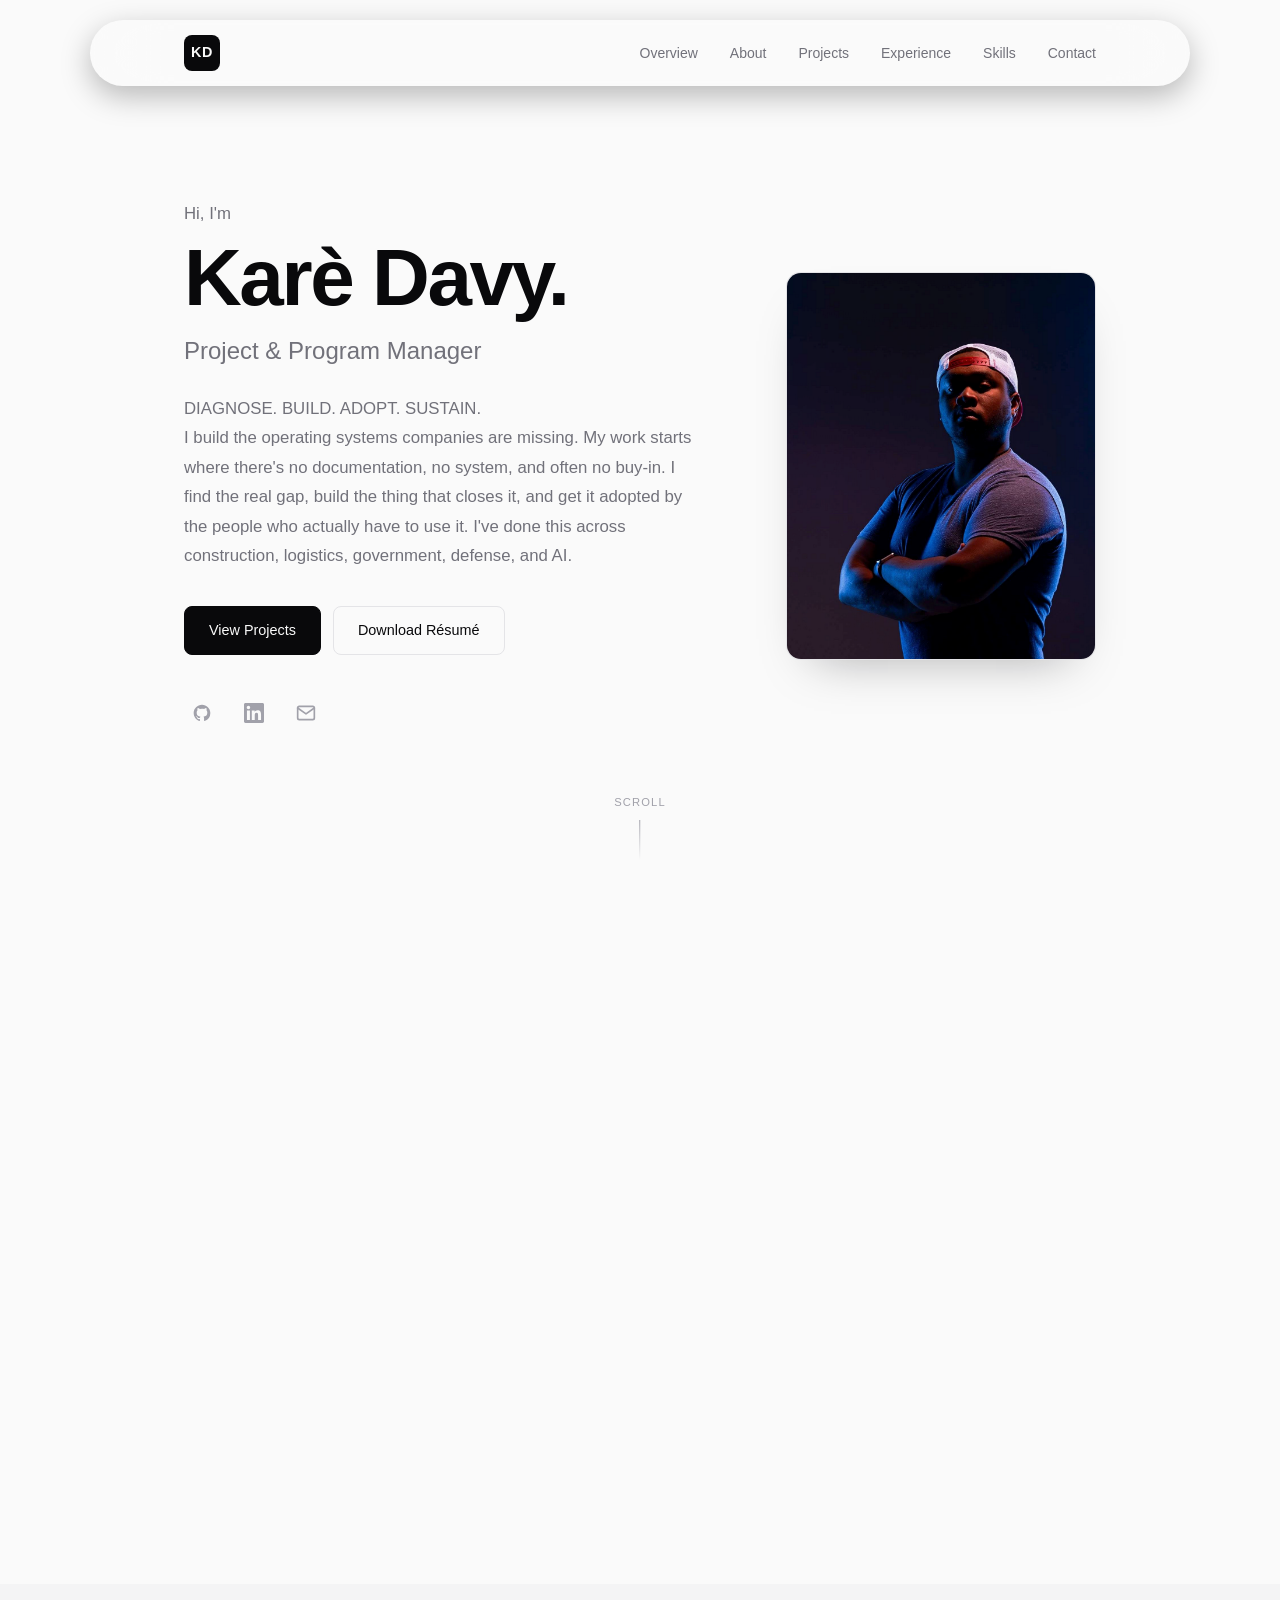
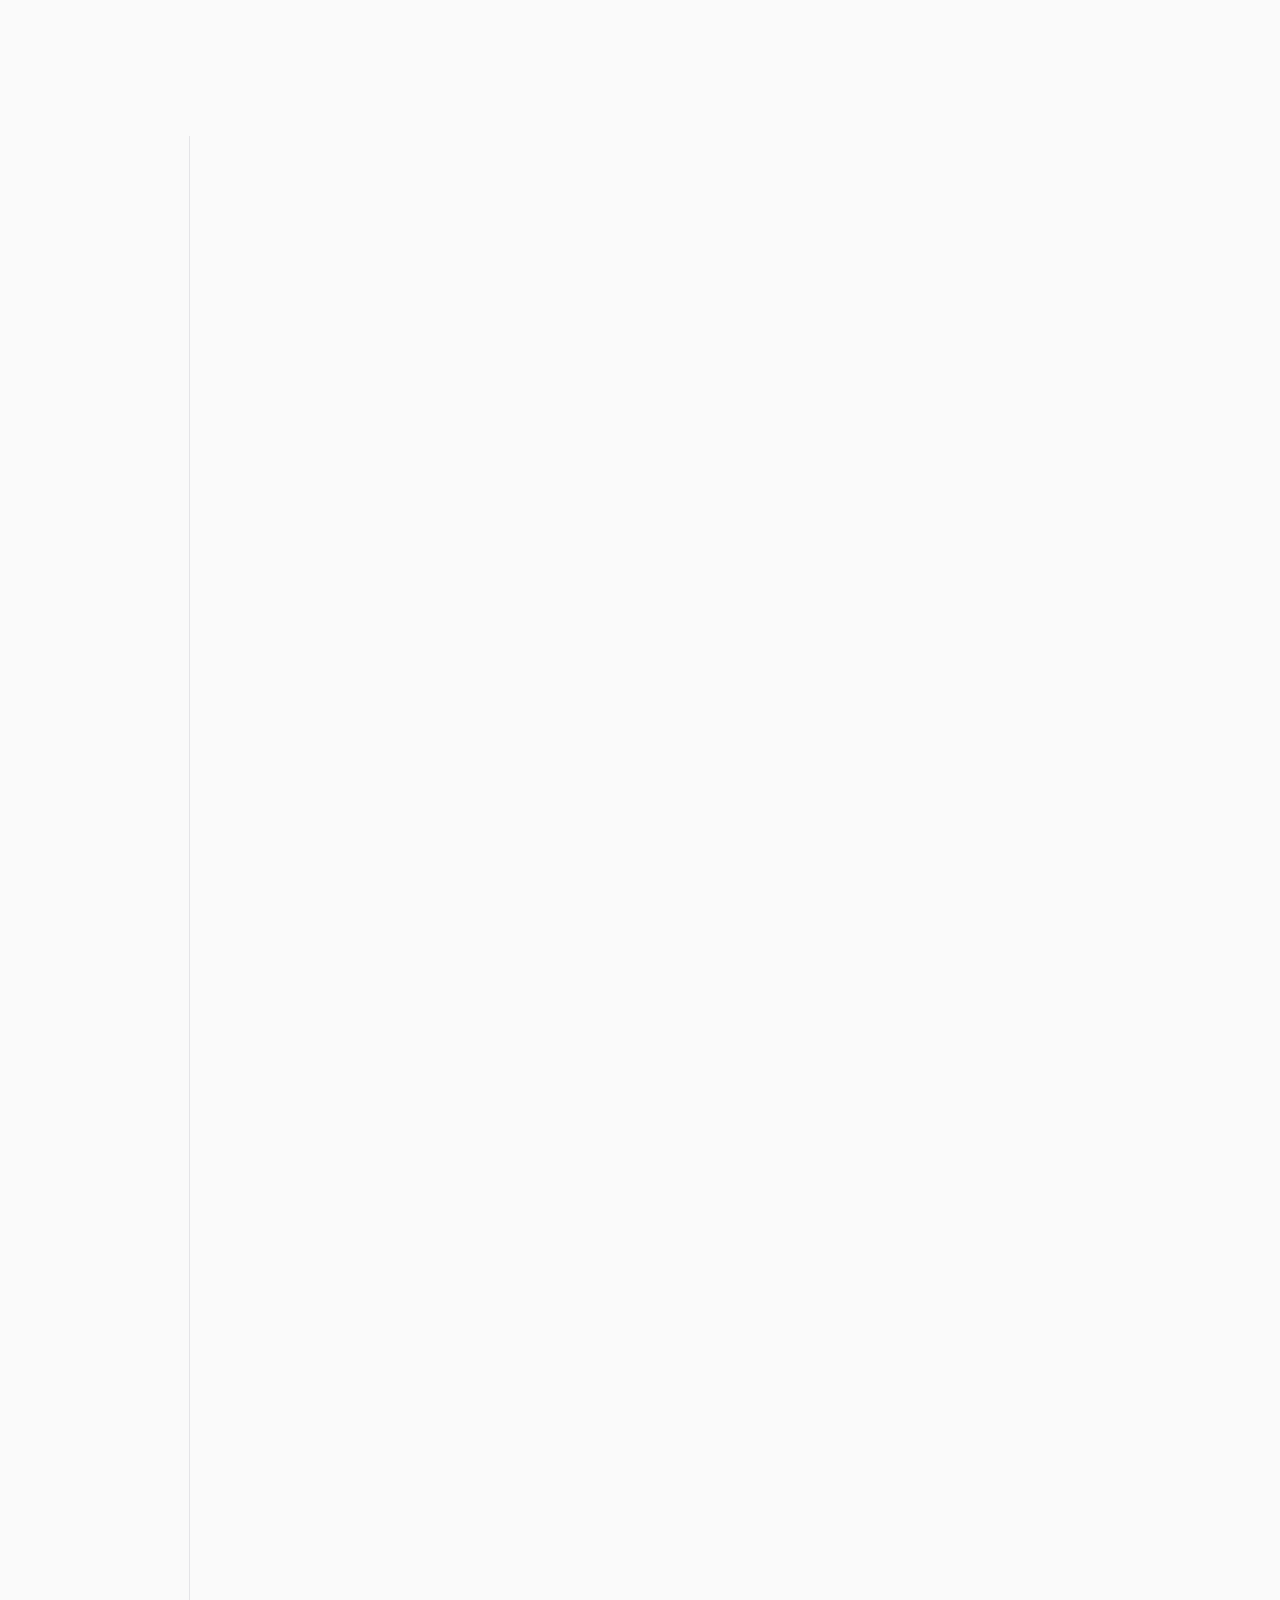
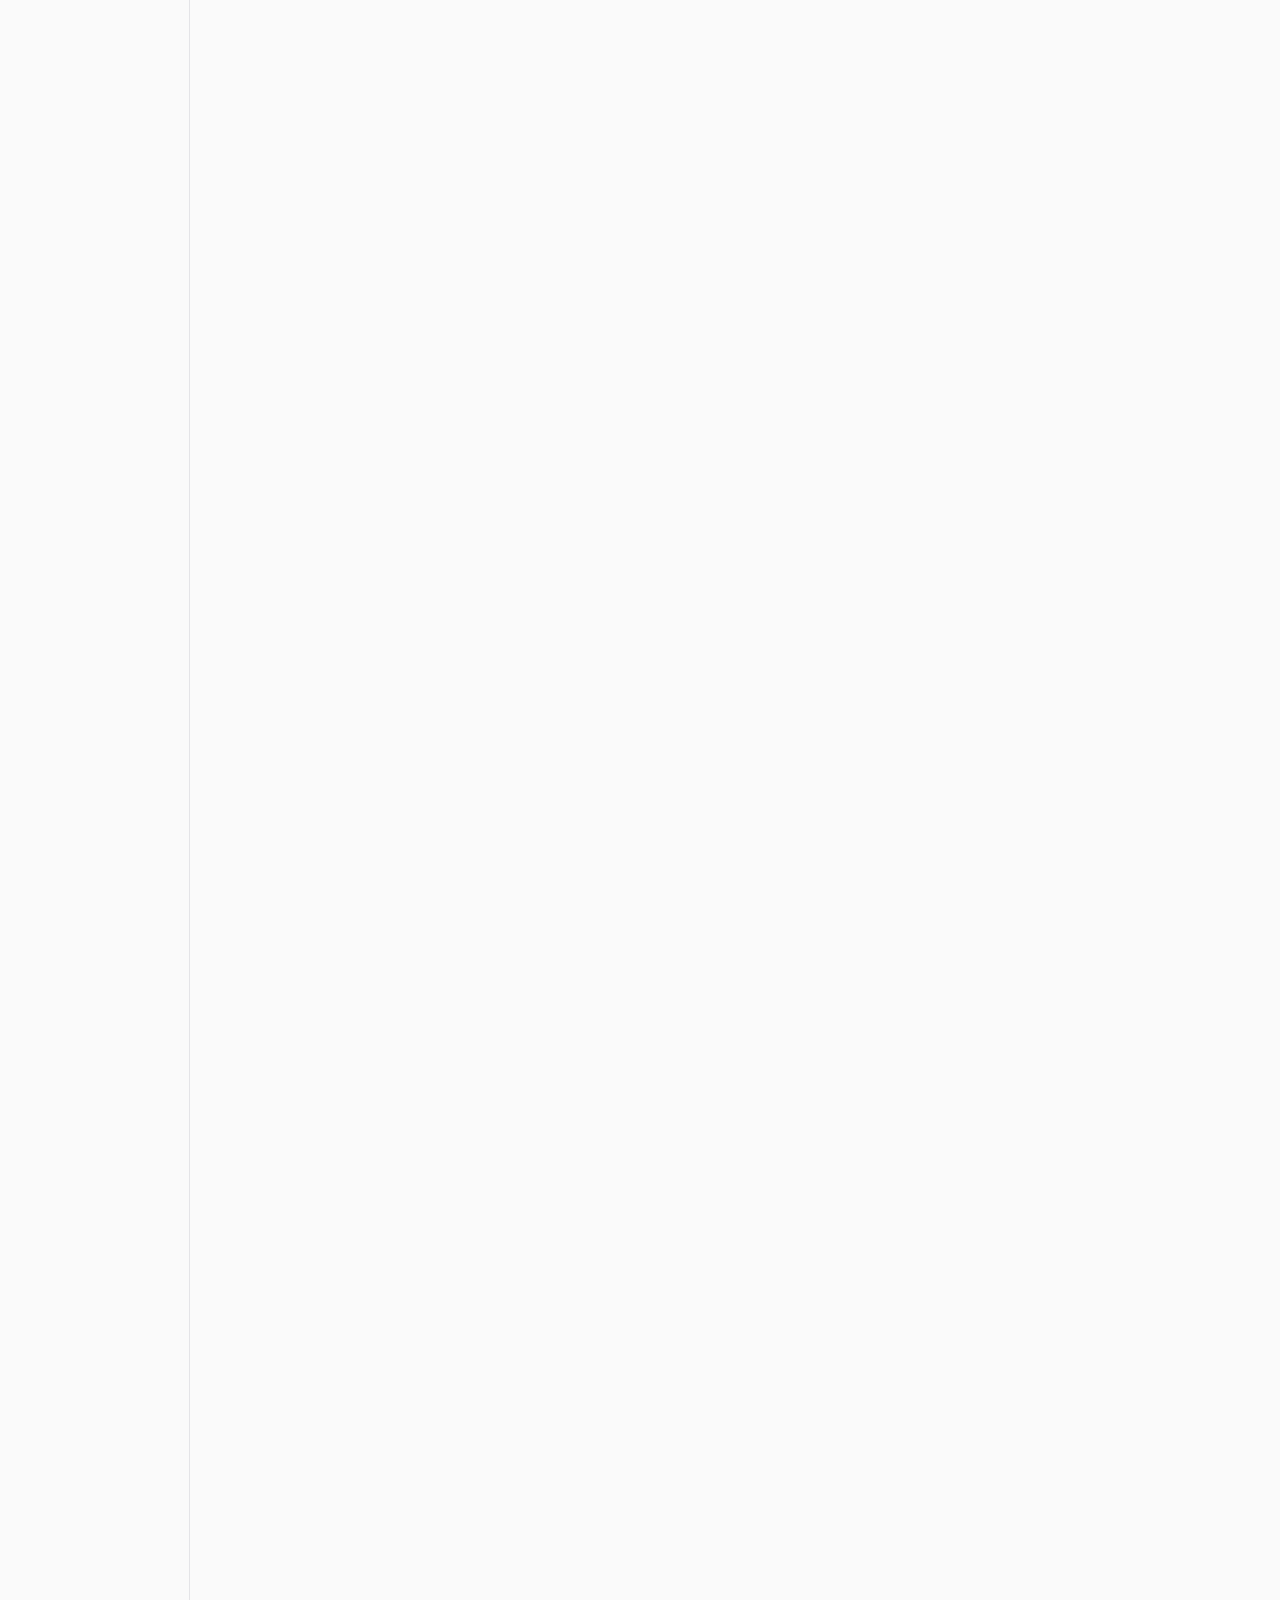
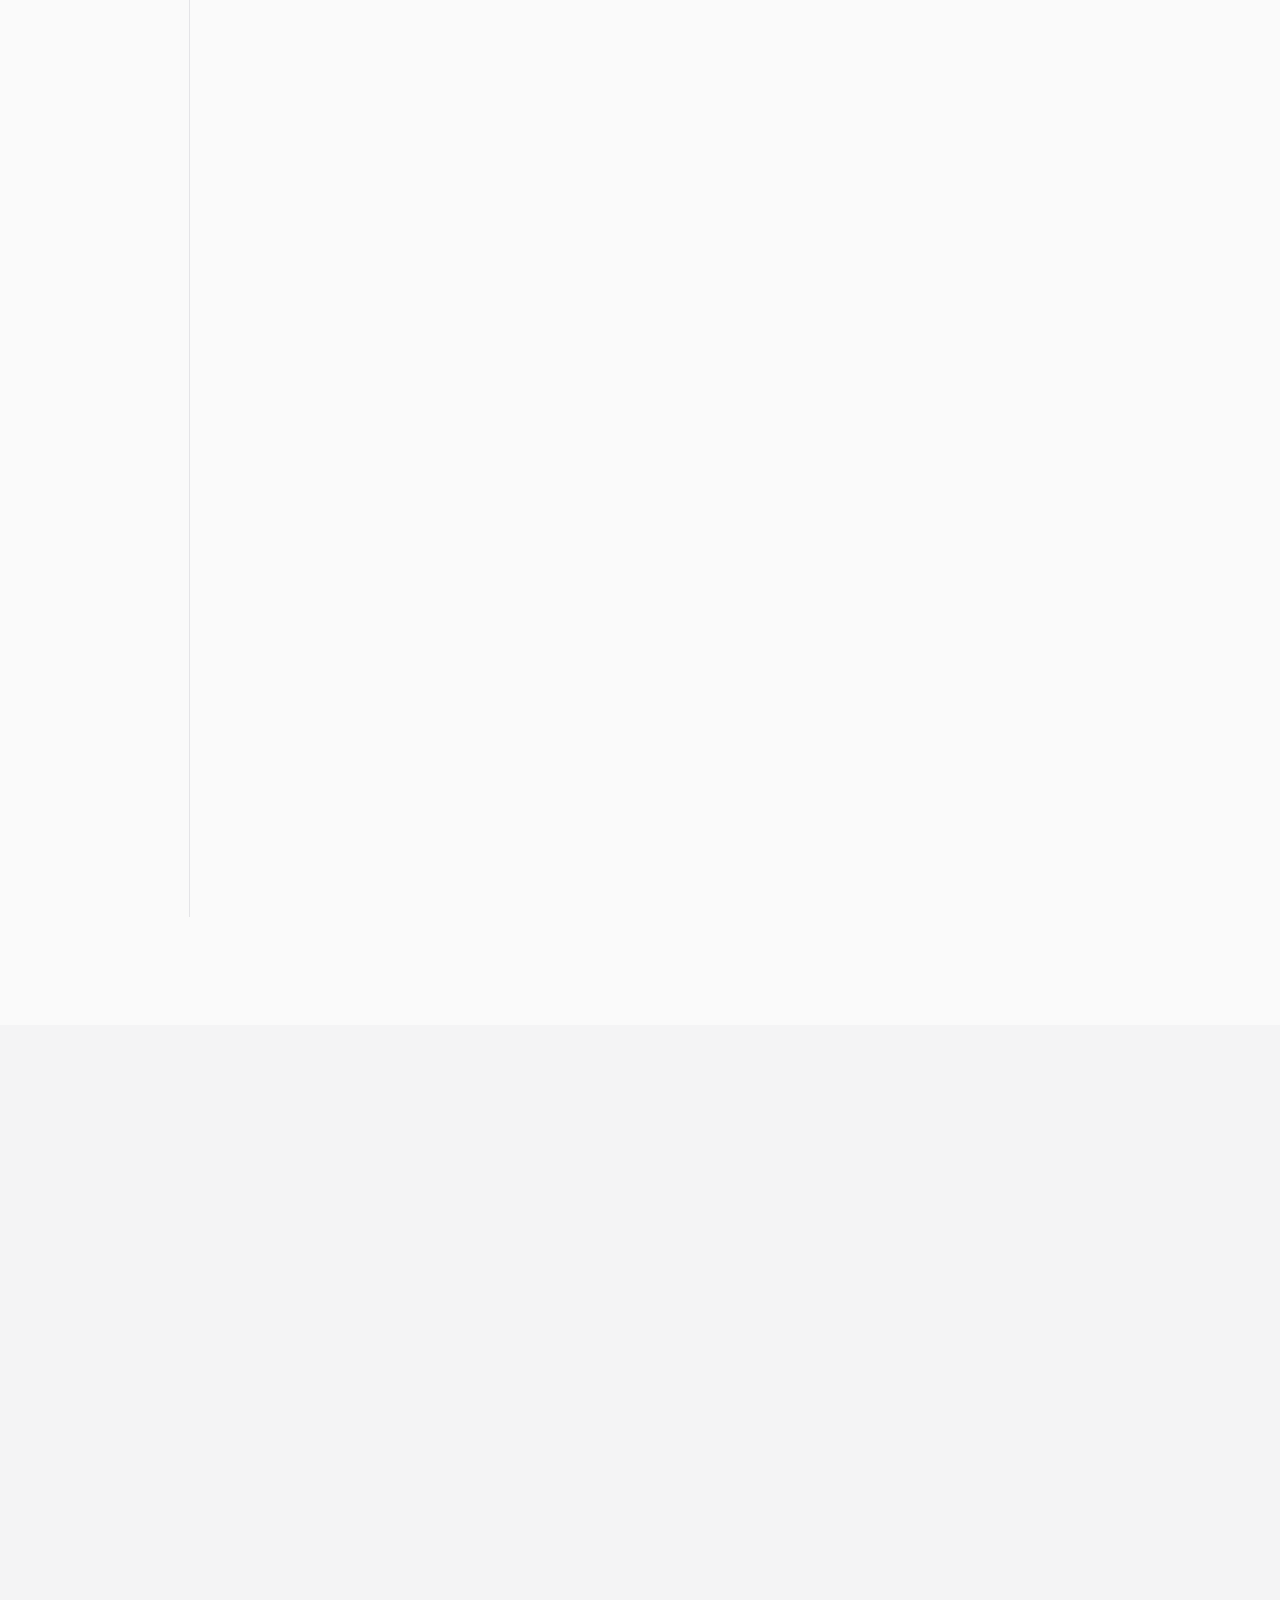
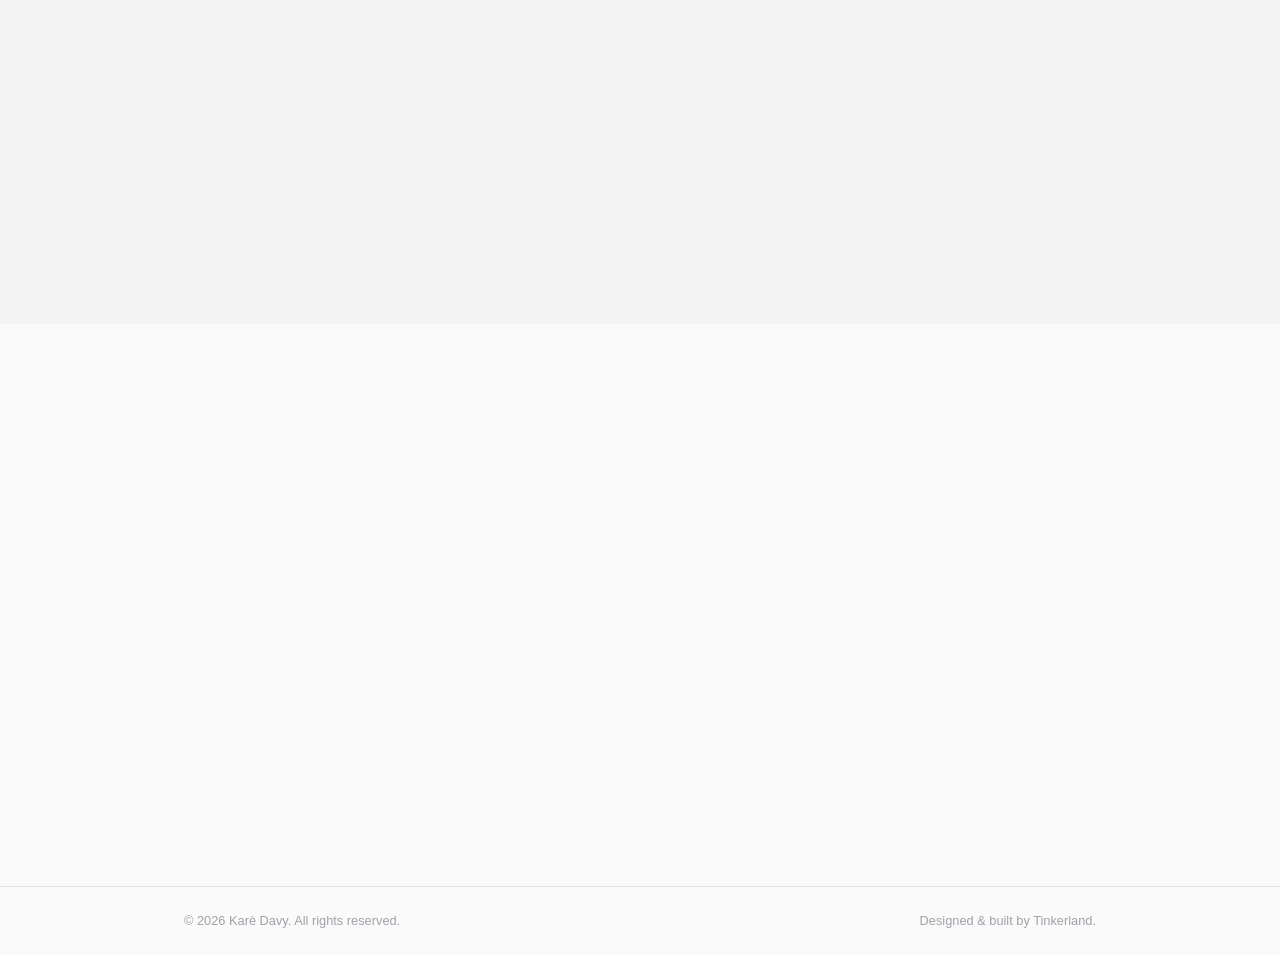
<file: index.html>
<!DOCTYPE html>
<html lang="en">

<head>
    <meta charset="UTF-8" />
    <meta name="viewport" content="width=device-width, initial-scale=1.0" />
    <meta http-equiv="Content-Security-Policy" content="default-src 'self'; script-src 'self'; style-src 'self' https://fonts.googleapis.com; font-src 'self' https://fonts.gstatic.com; img-src 'self'; connect-src 'self'; object-src 'none'; frame-src 'none'; frame-ancestors 'none'; base-uri 'self'; form-action 'self'; upgrade-insecure-requests" />
    <meta name="referrer" content="strict-origin-when-cross-origin" />
    <meta name="robots" content="noindex, nofollow" />
    <title>Karè Davy - Portfolio</title>
    <meta name="description" content="Karè Davy Portfolio" />
    <link rel="preconnect" href="https://fonts.googleapis.com" />
    <link rel="preconnect" href="https://fonts.gstatic.com" crossorigin />
    <link href="https://fonts.googleapis.com/css2?family=Inter:wght@300;400;500;600;700&display=swap" rel="stylesheet" />
    <link rel="stylesheet" href="css/style.css" />
</head>

<body>

  <!-- ─── NAV ─── -->
  <header class="nav" id="nav">
    <div class="container nav__inner">
      <a href="#hero" class="nav__logo">KD</a>
      <nav class="nav__links" id="navLinks">
        <a href="#overview">Overview</a>
        <a href="#about">About</a>
        <a href="#projects">Projects</a>
        <a href="#experience">Experience</a>
        <a href="#skills">Skills</a>
        <a href="#contact">Contact</a>
      </nav>
      <button class="nav__burger" id="burger" aria-label="Toggle menu">
        <span></span><span></span><span></span>
      </button>
    </div>
  </header>

  <!-- ─── HERO ─── -->
<section class="hero" id="hero">
  <div class="container hero__inner">
    <div class="hero__text">
      <p class="hero__greeting reveal">Hi, I'm</p>
      <h1 class="hero__name reveal">Karè Davy.</h1>
      <p class="hero__title reveal">Project &amp; Program Manager</p>
      <p class="hero__bio reveal">
         DIAGNOSE. BUILD. ADOPT. SUSTAIN.<br>
         I build the operating systems companies are missing. 
         My work starts where there's no documentation, no system, and often no buy-in. 
         I find the real gap, build the thing that closes it, and get it adopted by the people who actually have to use it.
         I've done this across construction, logistics, government, defense, and AI. 
      </p>
      <div class="hero__cta reveal">
        <a href="#projects" class="btn btn--primary">View Projects</a>
        <a href="assests/Kare_Davy_Full_Senior_Program_Manager_Resume.pdf" class="btn btn--outline" target="_blank"
          rel="noopener noreferrer">Download Résumé</a>
      </div>
      <div class="hero__social reveal">
        <a href="https://www.github.com/lukasanorth" target="_blank" rel="noopener noreferrer" aria-label="GitHub">
          <svg viewBox="0 0 24 24" fill="currentColor">
            <path
              d="M12 2C6.477 2 2 6.484 2 12.017c0 4.425 2.865 8.18 6.839 9.504.5.092.682-.217.682-.483 0-.237-.008-.868-.013-1.703-2.782.605-3.369-1.343-3.369-1.343-.454-1.158-1.11-1.466-1.11-1.466-.908-.62.069-.608.069-.608 1.003.07 1.531 1.032 1.531 1.032.892 1.53 2.341 1.088 2.91.832.092-.647.35-1.088.636-1.338-2.22-.253-4.555-1.113-4.555-4.951 0-1.093.39-1.988 1.029-2.688-.103-.253-.446-1.272.098-2.65 0 0 .84-.27 2.75 1.026A9.564 9.564 0 0112 6.844c.85.004 1.705.115 2.504.337 1.909-1.296 2.747-1.027 2.747-1.027.546 1.379.202 2.398.1 2.651.64.7 1.028 1.595 1.028 2.688 0 3.848-2.339 4.695-4.566 4.943.359.309.678.92.678 1.855 0 1.338-.012 2.419-.012 2.747 0 .268.18.58.688.482A10.019 10.019 0 0022 12.017C22 6.484 17.522 2 12 2z" />
          </svg>
        </a>
        <a href="https://www.linkedin.com/in/karedavy" target="_blank" rel="noopener noreferrer" aria-label="LinkedIn">
          <svg viewBox="0 0 24 24" fill="currentColor">
            <path
              d="M20.447 20.452h-3.554v-5.569c0-1.328-.027-3.037-1.852-3.037-1.853 0-2.136 1.445-2.136 2.939v5.667H9.351V9h3.414v1.561h.046c.477-.9 1.637-1.85 3.37-1.85 3.601 0 4.267 2.37 4.267 5.455v6.286zM5.337 7.433c-1.144 0-2.063-.926-2.063-2.065 0-1.138.92-2.063 2.063-2.063 1.14 0 2.064.925 2.064 2.063 0 1.139-.925 2.065-2.064 2.065zm1.782 13.019H3.555V9h3.564v11.452zM22.225 0H1.771C.792 0 0 .774 0 1.729v20.542C0 23.227.792 24 1.771 24h20.451C23.2 24 24 23.227 24 22.271V1.729C24 .774 23.2 0 22.225 0z" />
          </svg>
        </a>
        <a href="mailto:karedavy@outlook.com" aria-label="Email">
          <svg viewBox="0 0 24 24" fill="none" stroke="currentColor" stroke-width="2" stroke-linecap="round"
            stroke-linejoin="round">
            <path d="M4 4h16c1.1 0 2 .9 2 2v12c0 1.1-.9 2-2 2H4c-1.1 0-2-.9-2-2V6c0-1.1.9-2 2-2z" />
            <polyline points="22,6 12,13 2,6" />
          </svg>
        </a>
      </div>
    </div>

    <div class="hero__media reveal">
      <figure class="hero__frame">
        <img class="hero__photo" src="assests/profile/hero_image.png" alt="Karè Davy" width="800" height="1000" />
      </figure>
    </div>
  </div>

  <div class="hero__scroll-hint">
    <span>scroll</span>
    <div class="hero__scroll-line"></div>
  </div>
</section>

  <!-- ─── COMPANIES ─── -->
  <section class="section companies" id="companies">
    <div class="container">
      <h2 class="section__title reveal">Organizations I've Been Part Of</h2>
      <div class="companies__grid">
        <div class="companies__logo reveal"><img src="assests/studio_north_logo.svg" alt="Studio North"loading="lazy" /></div>
        <div class="companies__logo reveal"><img src="assests/US-Army-logo.svg" alt="U.S. Army" loading="lazy" /></div>
        <div class="companies__logo reveal"><img src="assests/microsoft_logo.svg" alt="Microsoft" loading="lazy" /></div>
        <div class="companies__logo reveal"><img src="assests/poppin_logo.svg" alt="Poppin" loading="lazy" /></div>
        <div class="companies__logo reveal"><img src="assests/arxdesignmanagement_logo.svg" alt="ARX Design Management"loading="lazy" /></div>
        <div class="companies__logo reveal"><img src="assests/triumphbrklyn-logo.svg" alt="Triumph Brooklyn"loading="lazy" /></div>
        <div class="companies__logo reveal"><img src="assests/scharetg_logo.svg" alt="Robb Scharetg Pictures"loading="lazy" /></div>
        <div class="companies__logo reveal"><img src="assests/ieclja_logo.svg" alt="Innovative Energy Company Limited"loading="lazy" /></div>
        <div class="companies__logo reveal"><img src="assests/arc_white_logo.png" alt="Jamaica Drone Mapping Services"loading="lazy" /></div>
        <div class="companies__logo reveal"><img src="assests/nysid_logo.svg" alt="NYSID" loading="lazy" /></div>
        <div class="companies__logo reveal"><img src="assests/apa_logo.svg" alt="American Photographic Artists" loading="lazy" /></div>
        <div class="companies__logo reveal"><img src="assests/JamaicanFood_Logo_1.png" alt="JamaicanFood"loading="lazy" /></div>
        
        
      </div>
    </div>
  </section>

  <!-- ─── CAREER OVERVIEW ─── -->
  <section class="section section--alt" id="overview">
    <div class="container">
      <div class="section__label reveal">Career at a Glance</div>

      <div class="overview__callouts">

        <div class="overview__item reveal">
          <span class="overview__role"> Creative Director
            <span class="overview__company">Triumph Motorcycles</span>
          </span>
          <span class="overview__achievement">Launched a flagship multi-channel loyalty and editorial initiative that
            drove
            a 38% lift in newsletter subscriptions and increased dealership traffic by 20%.</span>
        </div>

        <!-- <div class="overview__item reveal">
          <span class="overview__role"> Program Manager
            <span class="overview__company">Microsoft</span>
          </span>
          <span class="overview__achievement">Governed a five-month product discovery sprint at Microsoft, delivering on
            time
            with zero scope overruns, producing a complete ETL pipeline, statistical model, and forward roadmap.</span>
        </div> -->

        <div class="overview__item reveal">
          <span class="overview__role">Project Manager
            <span class="overview__company">Poppin</span>
          </span>
          <span class="overview__achievement">Unlocked a $4.7MM revenue and cost-recovery stream at Poppin by designing
            and scaling a damage tracking system across 150+ field installation vendors.</span>
        </div>

        <div class="overview__item reveal">
          <span class="overview__role">Project Manager
            <span class="overview__company">ARX</span>
          </span>
          <span class="overview__achievement">Increased on-time milestone completion 35% at ARX by designing the
            Adaptive Fast Support System,
            a triage-based resource reallocation framework built from scratch.</span>
        </div>

        <div class="overview__item reveal">
          <span class="overview__role">Project Manager
            <span class="overview__company">Innovative Energy <br>Company Limited</span>
          </span>
          <span class="overview__achievement">Achieved 20% nationwide adoption of aerial farming technology in Jamaica,
            establishing 180 local government and cooperative partnerships across an 83-initiative reconnaissance
            program.</span>
        </div>

        <div class="overview__item reveal">
          <span class="overview__role">Creative Production Manager
            <span class="overview__company">Scharetg Pictures</span>
          </span>
          <span class="overview__achievement">Built a production operations infrastructure from scratch at Scharetg
            Pictures,
            reducing delivery timelines by 22% and supporting a global client portfolio spanning KPMG, Amtrak, Honda,
            FAA, Pfizer, Oracle, RBC, and many others.</span>
        </div>

        <div class="overview__item reveal">
          <span class="overview__role">Operations Manager
            <span class="overview__company">US Army</span>
          </span>
          <span class="overview__achievement">Drove large-scale operational and organizational performance by designing
            data-informed programs,
            leading cross-functional teams, and managing complex systems impacting 500+ personnel, digitizing legacy
            operations, and
            maintaining 100% accountability across $600M+ in assets.</span>
        </div>

      </div>

      <div class="overview__cta reveal">
        Keep Scrolling to know more
        <div class="hero__scroll-line hero__scroll-line--overview"></div>
      </div>

    </div>
  </section>


</body>

</html>
<!-- ─── ABOUT ─── -->
<section class="section" id="about">
  <div class="container">
    <div class="section__label reveal">About</div>
    <!-- <span class="about__subtitle">Tinkerer. Systems thinker. Community builder.</span> -->
    <div class="about__grid">
      <div class="about__text reveal">
        <!-- <h2>Tinkerer. Systems thinker. Community builder.</h2> -->

        <p>
          Technical program and product manager with experience delivering data platforms and operational 
          systems across logistics, construction, and enterprise environments. Track record spanning a $10M+ 
          renovation portfolio, $600M+ in asset accountability, and end-to-end data pipelines, with measurable 
          gains in delivery time and cost recovery.

        </p>
        <p>
          <!-- In my off time you can find me flying helicopters, racing motorcycles, or designing and building 3D visualizations and 3D printing tools. -->
        </p>
        <p>
          I'm currently <strong>open to new opportunities</strong>, feel free to reach out.
        </p>
      </div>
      <div class="about__facts reveal">
        <div class="fact">
          <span class="fact__number">10+</span>
          <span class="fact__label">Years of experience</span>
        </div>

        <div class="fact">
          <span class="fact__number">100+</span>
          <span class="fact__label">Happy clients</span>
        </div>
        <div class="fact">
          <span class="fact__number">200+</span>
          <span class="fact__label">Projects completed</span>
        </div>

      </div>
    </div>
  </div>
</section>

<!-- ─── PROJECTS ─── -->
<section class="section section--alt" id="projects">
  <div class="container">
    <div class="section__label reveal">Projects</div>
    <h2 class="section__title reveal">Selected work</h2>
    <div class="projects__grid">

      <!-- JamaicanFood -->
      <!-- <article class="project-card reveal">
        <div class="project-card__header">
          <div class="project-card__icon">
            <svg viewBox="0 0 24 24" fill="none" stroke="currentColor" stroke-width="1.5">
              <rect x="5" y="2" width="14" height="20" rx="2" />
              <path d="M12 18h.01" />
            </svg>
          </div>
        </div>
        <a href="case-studies/jamaicanfood.html">
          <img src="assests/JamaicanFood_Logo_small.png" alt="JamaicanFood logo" class="project-card__logo" />
        </a>
        <h3 class="project-card__title">JamaicanFood: Recipe Box Builder</h3>
        <p class="project-card__desc">
          A zero-to-one iOS app bringing authentic Jamaican ingredients to the diaspora.
          Eleven wireframed screens spanning a dual-mode box builder, multi-currency
          checkout with Apple Pay, and cultural context as a first-class feature.
        </p>
        <div class="project-card__tags">
          <span class="tag">UX Design</span>
          <span class="tag">UI Design</span>
          <span class="tag">Wireframing</span>
          <span class="tag">Prototyping</span>
          <span class="tag">User Research</span>
          <span class="tag">Product Design</span>
          <span class="tag">iOS / Mobile</span>
          <span class="tag">E-commerce</span>
        </div>
        <a href="case-studies/jamaicanfood.html" class="project-card__cta">Read case study <span
            aria-hidden="true">→</span></a>
      </article> -->


      <!-- JDMS -->
      <article class="project-card reveal">
        <div class="project-card__header">
          <div class="project-card__icon">
            <svg viewBox="0 0 24 24" fill="none" stroke="currentColor" stroke-width="1.5">
              <circle cx="12" cy="12" r="10" />
              <path d="M2 12h20M12 2a15.3 15.3 0 010 20M12 2a15.3 15.3 0 000 20" />
            </svg>
          </div>
        </div>
        <a href="case-studies/jdms.html">
          <img src="assests/logo-mini-green.png" alt="Jamaica Drone Mapping Services logo" class="project-card__logo" />
        </a>
        <h3 class="project-card__title">JDMS: Disaster Planning, Mitigation, Response, & Data Collection</h3>
        <p class="project-card__desc">
          A national geo-spatial drone mapping program, delivered across 10 parishes for the Jamaica Agricultural Society, 
          120 pilots trained in 90 days, and 180 local government. 
        </p>
        <div class="project-card__tags">
          <span class="tag">Product Strategy</span>
          <span class="tag">Data Monetization</span>
          <span class="tag">Startup Strategy</span>
          <span class="tag">Drone Mapping</span>
          <span class="tag">Data Analytics</span>
          <span class="tag">Geospatial Data</span>
          <span class="tag">Roadmapping</span>
        </div>
        <a href="case-studies/jdms.html" class="project-card__cta">Read case study <span aria-hidden="true">→</span></a>
      </article>

      <!-- Poppin -->
       <article class="project-card reveal">
        <div class="project-card__header">
          <div class="project-card__icon">
            <svg viewBox="0 0 24 24" fill="none" stroke="currentColor" stroke-width="1.5">
              <path d="M3 12h18M3 6h18M3 18h18" />
            </svg>
          </div>
        </div>
        <a href="case-studies/poppin.html">
          <img src="assests/poppin_logo.svg" alt="Poppin logo" class="project-card__logo" />
        </a>
        <h3 class="project-card__title">Poppin: Damage Tracking System</h3>
        <p class="project-card__desc">
          A built damage tracking system that recovered $4.7MM in lost revenue and reduced
          installation delays by 35% across 150+ field vendors.
        </p>
        <div class="project-card__tags">
          <span class="tag">Program Management</span>
          <span class="tag">Process Design</span>
          <span class="tag">Systems Thinking</span>
          <span class="tag">Operational Efficiency</span>
          <span class="tag">Change Management</span>
          <span class="tag">Stakeholder Management</span>
          <span class="tag">Data Analytics</span>
        </div>
        <a href="case-studies/poppin.html" class="project-card__cta">Read case study <span aria-hidden="true">→</span></a>
      </article>

      <!-- Skunkworks Flywheel
      <article class="project-card reveal">
        <div class="project-card__header">
          <div class="project-card__icon">
            <svg viewBox="0 0 24 24" fill="none" stroke="currentColor" stroke-width="1.5">
              <path d="M21 12a9 9 0 11-6.219-8.56" />
              <path d="M21 3v6h-6" />
            </svg>
          </div>
        </div>
        <a href="case-studies/skunkworks-flywheel.html">
          <img src="assests/skunkworks_logo_small.png" alt="Project Skunkworks logo" class="project-card__logo" />
        </a>
        <h3 class="project-card__title">Project Skunkworks: Flywheel Adoption Accelerator</h3>
        <p class="project-card__desc">
          A behavioral change management program proposal for American Express Marketing that recruits
          change-resistant senior marketers as pilot leaders, converting institutional
          skeptics into internal champions through a seven-phase experimentation cycle.
        </p>
        <div class="project-card__tags">
          <span class="tag">Change Management</span>
          <span class="tag">Enterprise Adoption</span>
          <span class="tag">Program Design</span>
          <span class="tag">Product Management</span>
          <span class="tag">Behavioral Science</span>
          <span class="tag">Stakeholder Management</span>
          <span class="tag">Program Management</span>
          <span class="tag">Go-to-Market Strategy</span>
          <span class="tag">Campaign Strategy</span>
        </div>
        <a href="case-studies/skunkworks-flywheel.html" class="project-card__cta">Read case study <span
            aria-hidden="true">→</span></a>
      </article> -->


      <!-- Strada -->
      <article class="project-card reveal">
        <div class="project-card__header">
          <div class="project-card__icon">
            <svg viewBox="0 0 24 24" fill="none" stroke="currentColor" stroke-width="1.5">
              <path d="M12 2L2 7l10 5 10-5-10-5z" />
              <path d="M2 17l10 5 10-5" />
              <path d="M2 12l10 5 10-5" />
            </svg>
          </div>
        </div>
        <a href="case-studies/strada.html">
          <img src="assests/strada_wheel_logo.png" alt="Strada brand logo" class="project-card__logo" />
        </a>
        <h3 class="project-card__title">Strada: Premium Motorcycle Lifestyle Platform</h3>
        <p class="project-card__desc">
          A vertically integrated, six-arm motorcycle lifestyle brand built from first principles
          combining secure storage, expert craftsmanship, community programming, digital content,
          and retail under one roof for high-net-worth urban riders.
        </p>
        <div class="project-card__tags">
          <span class="tag">Program Management</span>
          <span class="tag">Business Design</span>
          <span class="tag">Financial Modeling</span>
          <span class="tag">Content Strategy</span>
          <span class="tag">Go-to-Market Strategy</span>
          <span class="tag">Venture Design</span>
        </div>
        <a href="case-studies/strada.html" class="project-card__cta">Read case study <span
            aria-hidden="true">→</span></a>
      </article>


      <!-- VICTA -->
      <article class="project-card reveal">
        <div class="project-card__header">
          <div class="project-card__icon">
            <svg viewBox="0 0 24 24" fill="none" stroke="currentColor" stroke-width="1.5">
              <path d="M3 9.5L12 3l9 6.5" />
              <path d="M5 10v10h14V10" />
              <path d="M9 20v-6h6v6" />
            </svg>
          </div>
        </div>
        <a href="case-studies/victa.html">
          <img src="assests/victa_logo_small.png" alt="VICTA logo" class="project-card__logo" />
        </a>
        <h3 class="project-card__title">VICTA: Veteran Reintegration Program</h3>
        <p class="project-card__desc">
          A concept proposal for homeless veteran reintegration adapting the Army's OSUT
          training model, unifying transitional housing, vocational training, and job
          placement in a 200+ bed community built from repurposed shipping containers.
        </p>
        <div class="project-card__tags">
          <span class="tag">Program Management</span>
          <span class="tag">Program Design</span>
          <span class="tag">Social Entrepreneurship</span>
          <span class="tag">Nonprofit Strategy</span>
          <span class="tag">Urban Planning</span>
          <span class="tag">Systems Thinking</span>
        </div>
        <a href="case-studies/victa.html" class="project-card__cta">Read case study <span
            aria-hidden="true">→</span></a>
      </article>

    </div>
  </div>
</section>

<!-- ─── EXPERIENCE ─── -->
<section class="section" id="experience">
  <div class="container">
    <div class="section__label reveal">Experience</div>
    <h2 class="section__title reveal">Where I've Worked</h2>
    <div class="timeline">

      <div class="timeline__item reveal">
        <div class="timeline__marker"></div>
        <div class="timeline__content">
          <div class="timeline__meta">
            <!-- <span class="timeline__date">2025</span> -->
            <span class="timeline__type">Contract</span>
          </div>
          <h3 class="timeline__role">Creative Director</h3>
          <p class="timeline__company">Triumph Motorcycles · Brooklyn, NY</p>
          <p class="timeline__desc">
            • Built the dealership's first local marketing function across paid social, display, in-store events, and influencer partnerships, managing a 3-person cross-functional team spanning Sales, Service, and Apparel.
            <br>• Produced all campaign graphics, promotions, and content in-house using Meta Ads, Google Ads, Mailchimp, and Adobe Creative Suite.
            <br>• Relaunched a dormant newsletter (20 subscribers, inactive since 2019) into a monthly editorial and photo-essay platform; grew subscribers to 800 and enrolled 220 community members.
            <br>• Launched the Triumph Passport Program, a points-based loyalty initiative partnering with restaurants across the five boroughs to drive rider engagement at participating venues through the riding season.
            <br>• Developed co-marketing activations with regional coffee, apparel, event, and artist partners, positioning Triumph Brooklyn as a local cultural hub while aligning with Triumph's global brand strategy.
            <br>• Established marketing infrastructure from scratch, including a 200+ asset knowledge portal, digital templates, a product inventory database, and media storage, enabling scalable campaign replication across 8 planned editorial series.

          </p>

          <div class="timeline__tags">
            <span class="tag">MySQL</span>
            <span class="tag">SEO</span>
            <span class="tag">Content Strategy</span>
            <span class="tag">Brand Strategy</span>
            <span class="tag">Graphic Design</span>
            <span class="tag">Community Building</span>
            <span class="tag">InDesign</span>
            <span class="tag">Figma</span>
            <span class="tag">Project Management</span>
            <span class="tag">Creative Direction</span>
            <span class="tag">Campaign Strategy</span>
            <span class="tag">Data-Driven Strategy</span>
            <span class="tag">Cross-Functional Leadership</span>
            <span class="tag">Brand Management</span>
          </div>
        </div>
      </div>

      <!-- <div class="timeline__item reveal">
        <div class="timeline__marker"></div>
        <div class="timeline__content">
          <div class="timeline__meta"> -->
            <!-- <span class="timeline__date">2024 — 2025</span> -->
            <!-- <span class="timeline__type">Full-time</span>
          </div>
          <h3 class="timeline__role">Program Manager</h3>
          <p class="timeline__company">Microsoft · New York, NY</p>
          <p class="timeline__desc">
            • Drove modeling-stack trade-off decisions, documenting rationale and locking dependencies (pandas, NumPy, scikit-learn, NLTK, Claude API) decisions held under engineering code review with minimal rework.
            <br>• Ran a 5-month product-discovery sprint, authored the PRD, set the outcome bar, and built the prioritization frameworks, delivered on schedule with no scope changes.
            <br>• Designed and shipped an end-to-end ETL pipeline integrating NLP sentiment metrics with technical indicators (MACD, SMA, EMA), returns, and volatility, with API rate-limit handling and data-integrity validation.
            <br>• Tested 6 regression models (Linear, Ridge, Lasso, SVR, Random Forest, Gradient Boosting) using cross-correlation and Granger causality. Results showed sentiment was a weak predictor, with price movements leading sentiment rather than the reverse.
            <br>• Synthesized findings into a product-strategy recommendation that reframed sentiment as a supplementary signal and identified news volume as a stronger correlate.
            <br>• Defined a 4-workstream roadmap (deployment, model enhancement, validation, expansion) and handed off the pipeline, dashboards, and documentation for continuity.
          </p>
          <div class="timeline__tags">
            <span class="tag">Python</span>
            <span class="tag">SQL</span>
            <span class="tag">Project Management</span>
            <span class="tag">Data Science</span>
            <span class="tag">Financial Modeling</span>
            <span class="tag">Product Strategy</span>
            <span class="tag">Machine Learning</span>
          </div>
        </div>
      </div> -->

      <div class="timeline__item reveal">
        <div class="timeline__marker"></div>
        <div class="timeline__content">
          <div class="timeline__meta">
            <!-- <span class="timeline__date">2022 - 2023</span> -->
            <span class="timeline__type">Full-time</span>
          </div>
          <h3 class="timeline__role">Project Manager</h3>
          <p class="timeline__company">Poppin · New York, NY</p>
          <p class="timeline__desc">
            • Owned product strategy for an internal platform layered over NetSuite, partnering with Tech, Product, Customer Experience (CX), and Sales to ship a real-time dashboard and knowledge portals via Google Canary extensions; cut project completion time 30% and support-order expense 15%.
            <br>• Established the portals as the company's primary onboarding resource during acquisition, preserving institutional knowledge with no critical gaps through the transition.
            <br>• Designed and scaled a product-level damage-tracking system across 150+ field-installation vendors using QR-embedded SKUs and scan workflows, leading a 10-person cross-functional team; recovered $4.7MM over 12 months by attributing 15 to 20% of unit damage to specific freight and last-mile carriers.
            <br>• Resolved a customer-segment over-service problem (sub-$1,000 orders on the white-glove path) by shipping an automated fulfillment workflow with client auto-alerts, freeing PM capacity for high-value installations and reducing inbound Sales and CX volume.
            <br>• Optimized the physical vendor network across 150+ installers and the national office footprint, pre-positioning high-volume, high-damage SKUs at trusted regional sites; cut delivery time 10%, lowered freight cost, and enabled pre-build QA before job-site arrival.

          </p>
          <div class="timeline__tags">
            <span class="tag">MySQL</span>
            <span class="tag">Salesforce</span>
            <span class="tag">Project Management</span>
            <span class="tag">NetSuite</span>
            <span class="tag">Partner Management</span>
            <span class="tag">Process Optimization</span>
            <span class="tag">Data-Driven Decision Making</span>
            <span class="tag">Looker</span>
            <span class="tag">Supply Chain Optimization</span>
            <span class="tag">Data-Driven Strategy</span>
            <span class="tag">Cross-Functional Leadership</span>
          </div>
        </div>
      </div>

      <div class="timeline__item reveal">
        <div class="timeline__marker"></div>
        <div class="timeline__content">
          <div class="timeline__meta">
            <!-- <span class="timeline__date">2020 - 2022</span> -->
            <span class="timeline__type">Full-time</span>
          </div>
          <h3 class="timeline__role">Project Manager</h3>
          <p class="timeline__company">ARX Design and Construction · New York, NY</p>
          <p class="timeline__desc">
            • Managed a $20M+ residential renovation portfolio for private and real-estate-developer clients, coordinating engineers, subcontractors, and municipal agencies.
            <br>• Designed and deployed the [Adaptive Fast Support System] from scratch, modeled on the Army's Quick Reaction Force doctrine, to triage and reallocate top-skilled workers across active job sites for time-critical pushes; increased on-time milestone completion 35%.
            <br>• Built and enforced a resource-governance framework across 40+ vendors and subcontractors using Excel-based tracking; improved allocation efficiency 15% while holding safety, design-consistency, and risk controls across concurrent projects.
            <br>• Formalized a contractor onboarding and inspection SOP (milestone walkthroughs, punch lists, material-delivery QA, finish reviews) and built a reusable 40-contractor database, standardizing quality across all subsequent projects.
          </p>
          <div class="timeline__tags">
            <span class="tag">Microsoft Office</span>
            <span class="tag">Excel</span>
            <span class="tag">3D Visualization</span>
            <span class="tag">Vendor Management</span>
            <span class="tag">Contract Management</span>
            <span class="tag">Resource Allocation</span>
            <span class="tag">Project Management</span>
            <span class="tag">Partner Management</span>
            <span class="tag">Process Optimization</span>
            <span class="tag">Supply Chain Optimization</span>
            <span class="tag">Cross-Functional Leadership</span>
          </div>
        </div>
      </div>

      <div class="timeline__item reveal">
        <div class="timeline__marker"></div>
        <div class="timeline__content">
          <div class="timeline__meta">
            <!-- <span class="timeline__date">2018 - 2019</span> -->
            <span class="timeline__type">Contract</span>
          </div>
          <h3 class="timeline__role">Project Manager</h3>
          <p class="timeline__company">Innovative Energy Company Limited · Kingston, Jamaica</p>
          <p class="timeline__desc">
            • Conducted a nationwide needs assessment across government agencies, farmers, and agricultural institutions to identify gaps in geospatial data, technical capacity, and land-management processes; synthesized findings into a roadmap that shaped a government-wide drone-mapping program.
            <br>• Designed and led a government-commissioned, island-wide aerial reconnaissance program spanning 83 mapping initiatives, building a geospatial data lake of runoff zones, irrigation, civil infrastructure, and land boundaries; coordinated daily with the Ministries of Agriculture, Environment, and Land.
            <br>• Built the first operational protocols for autonomous aerial systems from scratch (flight-parameter design, data-capture specs, QA review, handoff procedures) across DJI platforms and DroneDeploy.
            <br>• Launched 14 pilot programs testing LiDAR versus photogrammetry, flight patterns, and platform selection; finalized protocols adopted by internal teams, local governments, and contractor-training programs.
            <br>• Drove drone-technology adoption among a skeptical farming population and multi-tier government stakeholders through stakeholder education and change management; reached 20% nationwide adoption and established 180 partnerships across agencies, cooperatives, and technology providers.
            <br>• Delivered integrated geospatial databases and 3D terrain models combining land boundaries, crop-yield potential, runoff patterns, and weather data using MySQL, ArcGIS, and photogrammetric point-cloud processing, supporting national land-use and flood-risk decisions.

          </p>
          <div class="timeline__tags">
            <span class="tag">Drone Mapping</span>
            <span class="tag">Photogrammetry</span>
            <span class="tag">LiDAR</span>
            <span class="tag">ArcGIS</span>
            <span class="tag">Project Management</span>
            <span class="tag">Data Management</span>
            <span class="tag">Change Management</span>
            <span class="tag">Stakeholder Management</span>
            <span class="tag">Geospatial Data</span>
            <span class="tag">Data-Driven Decision Making</span>
            <span class="tag">Cross-Functional Leadership</span>
            <span class="tag">Government Relations</span>
            <span class="tag">Agricultural Technology</span>
            <span class="tag">Climate Resilience</span>
          </div>
        </div>
      </div>



      <div class="timeline__item reveal">
        <div class="timeline__marker"></div>
        <div class="timeline__content">
          <div class="timeline__meta">
            <!-- <span class="timeline__date">2017 - 2020</span> -->
            <span class="timeline__type">Full-time</span>
          </div>
          <h3 class="timeline__role">Creative Production Manager</h3>
          <p class="timeline__company">Scharetg Pictures · Washington, D.C.</p>
          <p class="timeline__desc">
            • Owned end-to-end production for 30+ photography, print, and event campaigns ($20K to $400K budgets) for global brands including Microsoft, the U.S. Army, Navy, and Air Force, RBC, John Deere, and KPMG.
            <br>• Managed concurrent client relationships through daily approvals, change orders, contingency planning, and executive status updates.
            <br>• Built a production-operations knowledge portal from scratch in Google Workspace, centralizing client contacts, personnel rosters, financials, contracts, and timelines plus standardized brief and production-plan templates; cut delivery timelines 22%.
            <br>• Designed a centralized digital asset-management framework in Google Workspace with a company-specific naming taxonomy governing RAW footage, final deliverables, brand guidelines, usage rights, and contracts.
            <br>• Coordinated multinational production teams across countries, time zones, and languages, leading a core crew of 7 that scaled to 100+ during active productions.
            <br>• Standardized system access for production contributors using BlinkBid, Salesforce, Milanote, and Adobe Suite to run production finances, CRM, and creative workflows.

          </p>
          <div class="timeline__tags">
            <span class="tag">Google Workspace</span>
            <span class="tag">Project Management</span>
            <span class="tag">Creative Production</span>
            <span class="tag">Client Relations</span>
            <span class="tag">Vendor Management</span>
            <span class="tag">Contract Management</span>
            <span class="tag">Process Optimization</span>
            <span class="tag">Cross-Cultural Communication</span>
            <span class="tag">Cross-Functional Leadership</span>
            <span class="tag">Digital Asset Management</span>
            <span class="tag">Financial Management</span>
            <span class="tag">CRM</span>
            <span class="tag">Creative Workflow Management</span>
          </div>
        </div>
      </div>




      <div class="timeline__item reveal">
        <div class="timeline__marker"></div>
        <div class="timeline__content">
          <div class="timeline__meta">
            <!-- <span class="timeline__date">2010 - 2014</span> -->
            <span class="timeline__type">Full-time</span>
          </div>
          <h3 class="timeline__role">Operations Manager</h3>
          <p class="timeline__company">US Army · New York, NY</p>
          <p class="timeline__desc">
            • Designed and launched a mentorship and retention program for 300+ junior soldiers, using qualitative interviews and demographic segmentation (age, time-in-service, geography) to build a unit-by-unit programming calendar; adopted battalion-wide and gave leadership its first analytical view of junior-soldier engagement.
            <br>• Led a 20-person team to migrate 16 years of battalion records into a structured digital library, designing the information architecture and directing execution; used for historical preservation, awards gap analysis, and change-of-command briefings.
            <br>• Owned the battalion training pipeline, moving 500 soldiers across 5 companies through combat readiness, weapons qualification, and leader-development schools over 3 years, using cohort performance data to improve outcomes cycle over cycle.
            <br>• Directed accountability and movement of $600M+ in serialized assets (vehicles, weapons systems, communications equipment, ammunition) across the deployment lifecycle, maintaining full documentation accuracy with zero discrepancies across all property-accountability audits.
            <br>• Served as primary communications lead across four coordination streams during the Afghanistan draw-down (coalition partners, Afghan leadership, relief-in-place transfers, multinational liaison); authored 500+ family communications and published 10,000+ photos and videos through the DoD's public-affairs system.

          </p>
          <div class="timeline__tags">
            <span class="tag">Project Management</span>
            <span class="tag">Microsoft Office</span>
            <span class="tag">Data-Driven Decision Making</span>
            <span class="tag">Change Management</span>
            <span class="tag">Process Optimization</span>
            <span class="tag">Team Leadership</span>
            <span class="tag">Military Operations</span>
            <span class="tag">Logistics Management</span>
            <span class="tag">Personnel Management</span>
            <span class="tag">Cross-Cultural Communication</span>
            <span class="tag">Stakeholder Management</span>
            <span class="tag">Program Management</span>
            <span class="tag">Operational Leadership</span>
          </div>
        </div>
      </div>

      <!-- Education -->
      <div class="timeline__divider reveal">Education and Training</div>

      <div class="timeline__item reveal">
        <div class="timeline__marker"></div>
        <div class="timeline__content">
          <div class="timeline__meta">
            <span class="timeline__type">Certificate</span>
          </div>
          <h3 class="timeline__role">Program Management</h3>
          <p class="timeline__company">Microsoft Software and Systems Academy</p>
          <p class="timeline__desc">
            Focus areas: Software Engineering, Cloud Fundamentals, Data Science, and Program Management
          </p>
          <h3 class="timeline__role">Data Analytics</h3>
          <p class="timeline__company">Coursera | Google</p>
          <p class="timeline__desc">
            Focus areas: Data Visualization, Data-Driven Decision Making, SQL, R, and Data Analytics with Excel
          </p>
          <h3 class="timeline__role">Project Management</h3>
          <p class="timeline__company">Coursera | Google</p>
          <p class="timeline__desc">
            Focus areas: Project Planning, Risk Management, Agile Methodologies, and Stakeholder Communication
          </p>
          <h3 class="timeline__role">Generative AI</h3>
          <p class="timeline__company">Coursera | Google</p>
          <p class="timeline__desc">
            Focus areas: Prompt Engineering, Model Evaluation, Responsible AI, and GenAI Use Cases
          </p>
          <h3 class="timeline__role">Agile with JIRA</h3>
          <p class="timeline__company">Atlassian</p>
          <p class="timeline__desc">
            Focus areas: Agile Principles, Scrum Framework, JIRA Software, and Agile Project Management
          </p>
          <h3 class="timeline__role">Six Sigma Foundations</h3>
          <p class="timeline__company">LinkedIn | Project Management Institute</p>
          <p class="timeline__desc">
            Focus areas: Process Improvement, Lean Principles, Six Sigma Methodology, and Quality Management
          </p>
          <h3 class="timeline__role">Microsoft Azure Data Fundamentals</h3>
          <p class="timeline__company">Microsoft</p>
          <p class="timeline__desc">
            Focus areas: Core Data Concepts, Relational Data, Non-Relational Data, Data Analytics, and Data Governance
          </p>




          <div class="timeline__meta">
            <span class="timeline__type">Degree</span>
          </div>
          <h3 class="timeline__role">M.F.A Interior Design</h3>
          <p class="timeline__company">New York School of Interior Design · New York, NY</p>
          <p class="timeline__desc">
            Focus areas: Spatial Analytics and Design
          </p>
          <h3 class="timeline__role">B.F.A Communcation</h3>
          <p class="timeline__company">New York Institute of Technology · New York, NY</p>
          <p class="timeline__desc">
            Focus areas: Marketing
          </p>
        </div>
      </div>



    </div>
  </div>
</section>

<!-- ─── SKILLS ─── -->
<section class="section section--alt" id="skills">
  <div class="container">
    <div class="section__label reveal">Skills</div>
    <h2 class="section__title reveal">Tools &amp; technologies</h2>
    <div class="skills__grid">

      <div class="skill-group reveal">
        <h4 class="skill-group__title">Methods &amp; Practices</h4>
        <div class="skill-group__tags">
          <span class="tag tag--lg">Agile / Scrum</span>
          <span class="tag tag--lg">Roadmapping</span>
          <span class="tag tag--lg">Stakeholder Management</span>
          <span class="tag tag--lg">Change Management</span>
          <span class="tag tag--lg">Risk Analysis</span>
          <span class="tag tag--lg">Systems Thinking</span>
          <span class="tag tag--lg">Go-to-Market Strategy</span>
          <span class="tag tag--lg">Data Governance</span>
        </div>
      </div>

      <div class="skill-group reveal">
        <h4 class="skill-group__title">Languages &amp; Data</h4>
        <div class="skill-group__tags">
          <span class="tag tag--lg">Python</span>
          <span class="tag tag--lg">MySQL</span>
          <span class="tag tag--lg">HTML / CSS</span>
          <span class="tag tag--lg">R</span>
        </div>
      </div>

      <div class="skill-group reveal">
        <h4 class="skill-group__title">Platforms &amp; Infrastructure</h4>
        <div class="skill-group__tags">
          <span class="tag tag--lg">Azure</span>
          <span class="tag tag--lg">Docker</span>
          <span class="tag tag--lg">Google Workspace</span>
          <span class="tag tag--lg">Microsoft Office</span>
        </div>
      </div>

      <div class="skill-group reveal">
        <h4 class="skill-group__title">Data &amp; Analytics</h4>
        <div class="skill-group__tags">
          <span class="tag tag--lg">PostgreSQL</span>
          <span class="tag tag--lg">MongoDB</span>
          <span class="tag tag--lg">Looker</span>
          <span class="tag tag--lg">ArcGIS</span>
          <span class="tag tag--lg">DroneDeploy</span>
        </div>
      </div>

      <div class="skill-group reveal">
        <h4 class="skill-group__title">Design &amp; Creative</h4>
        <div class="skill-group__tags">
          <span class="tag tag--lg">Figma</span>
          <span class="tag tag--lg">Adobe Suite</span>
          <span class="tag tag--lg">Blender</span>
          <span class="tag tag--lg">SketchUp</span>
          <span class="tag tag--lg">Revit</span>
        </div>
      </div>

      <div class="skill-group reveal">
        <h4 class="skill-group__title">CRM &amp; Operations</h4>
        <div class="skill-group__tags">
          <span class="tag tag--lg">Salesforce</span>
          <span class="tag tag--lg">NetSuite</span>
          <span class="tag tag--lg">Jira</span>
          <span class="tag tag--lg">Confluence</span>
          <span class="tag tag--lg">BlinkBid</span>
        </div>
      </div>

    </div>
  </div>
</section>

<!-- ─── CONTACT ─── -->
<section class="section" id="contact">
  <div class="container contact__inner">
    <div class="section__label reveal">Contact</div>
    <h2 class="section__title reveal">Let's work together</h2>
    <p class="contact__desc reveal">
      I'm currently open to new roles and interesting collaborations.
      Whether you have a project in mind or just want to say hello,
      my inbox is always open.
    </p>
    <a href="mailto:karedavy@outlook.com" class="btn btn--primary btn--lg reveal">
      Say hello →
    </a>
    <div class="contact__links reveal">
      <!-- <a href="https://github.com/lukasanorth" target="_blank" rel="noopener noreferrer">GitHub</a> -->
      <span class="dot">·</span>
      <a href="https://www.linkedin.com/in/karedavy" target="_blank" rel="noopener noreferrer">LinkedIn</a>
      <span class="dot">·</span>
    </div>
  </div>
</section>

<!-- ─── FOOTER ─── -->
<footer class="footer">
  <div class="container footer__inner">
    <span>© 2026 Karè Davy. All rights reserved.</span>
    <span>Designed &amp; built by Tinkerland.</span>
  </div>
</footer>

<script src="js/main.js"></script>
</body>

</html>
</file>
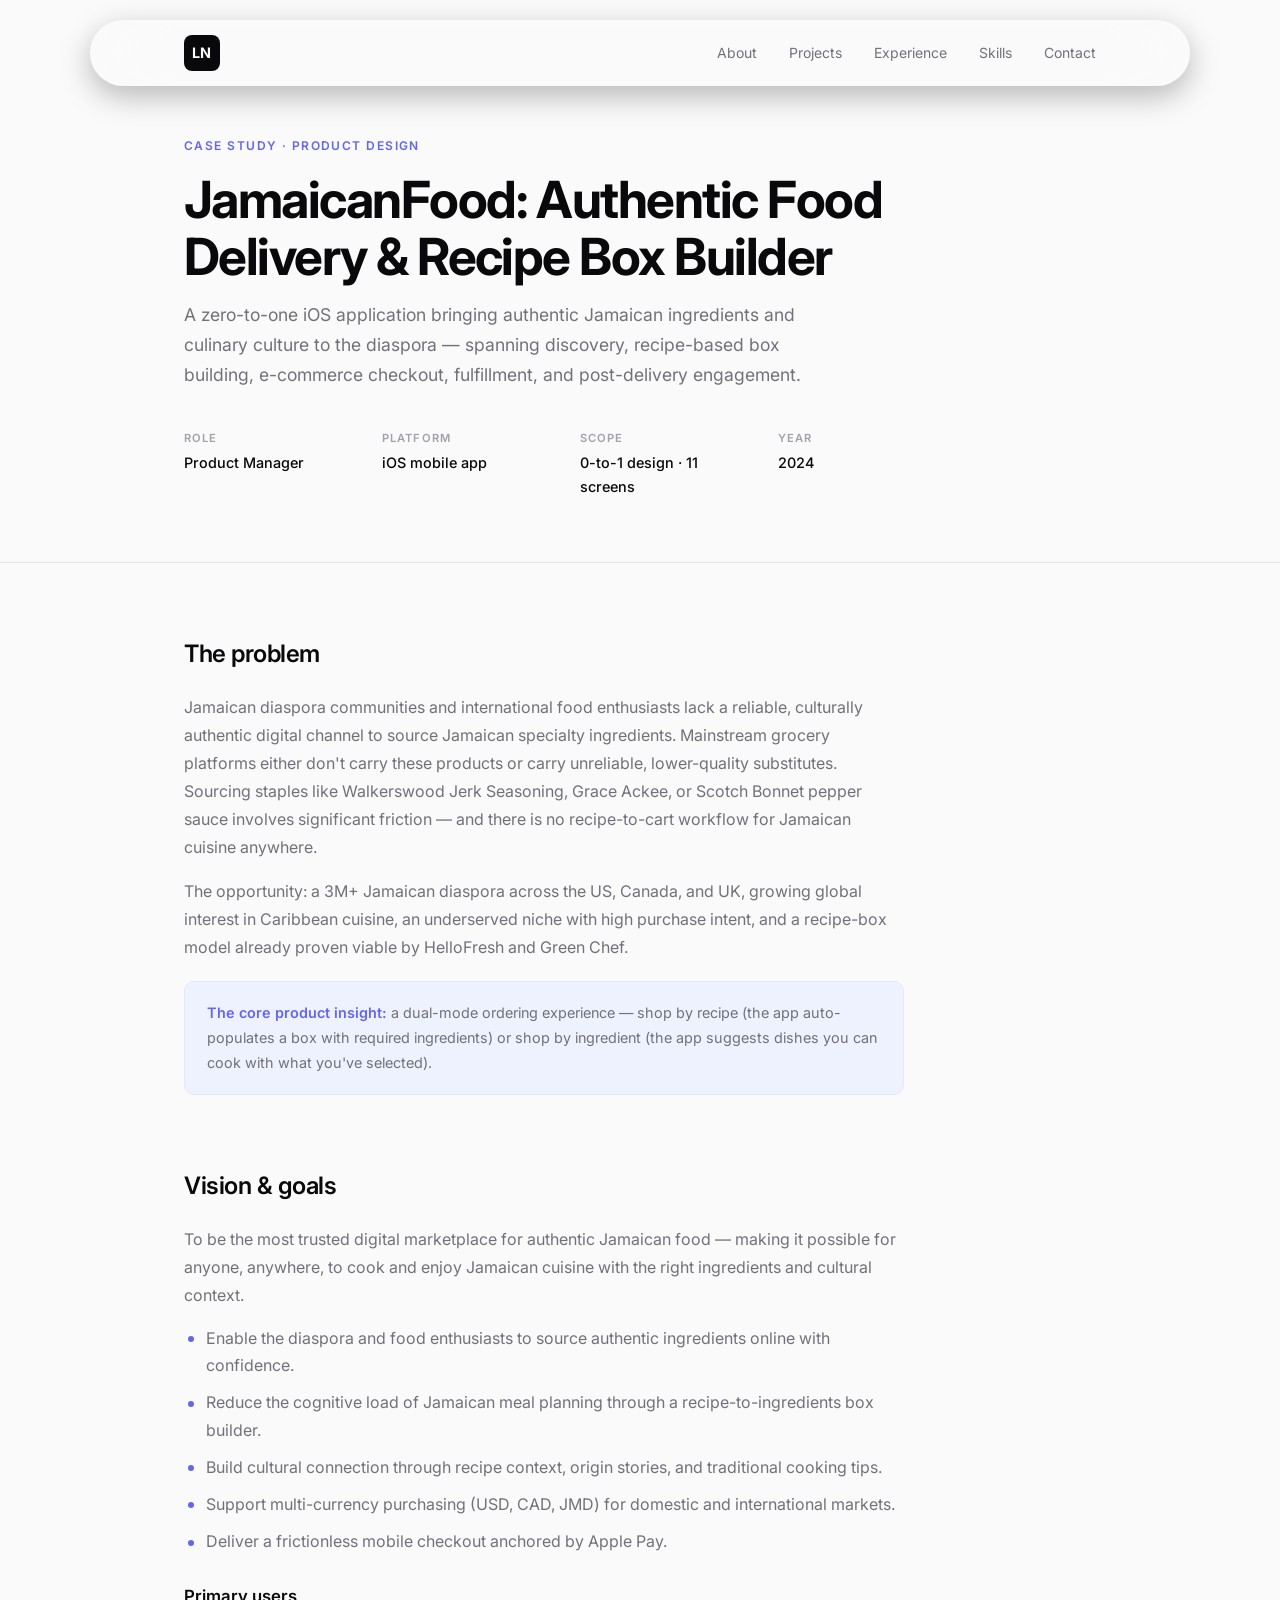
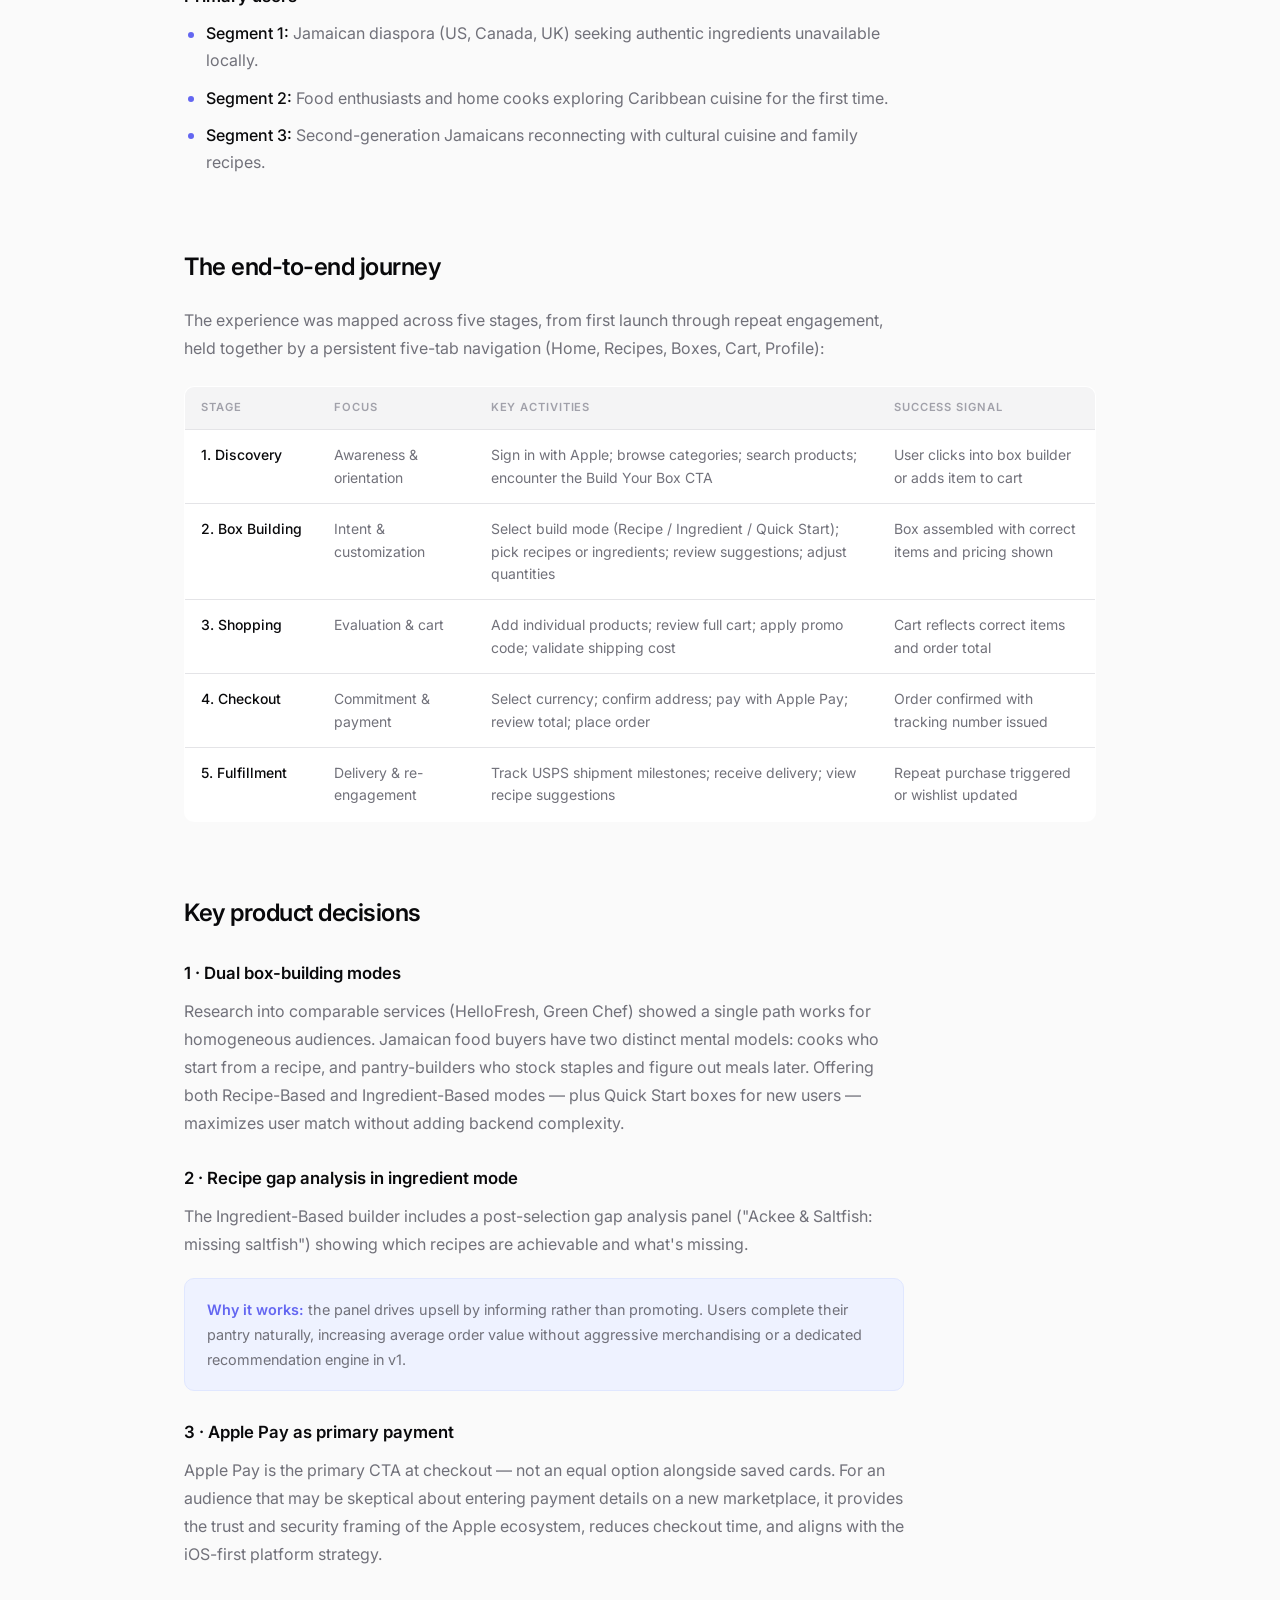
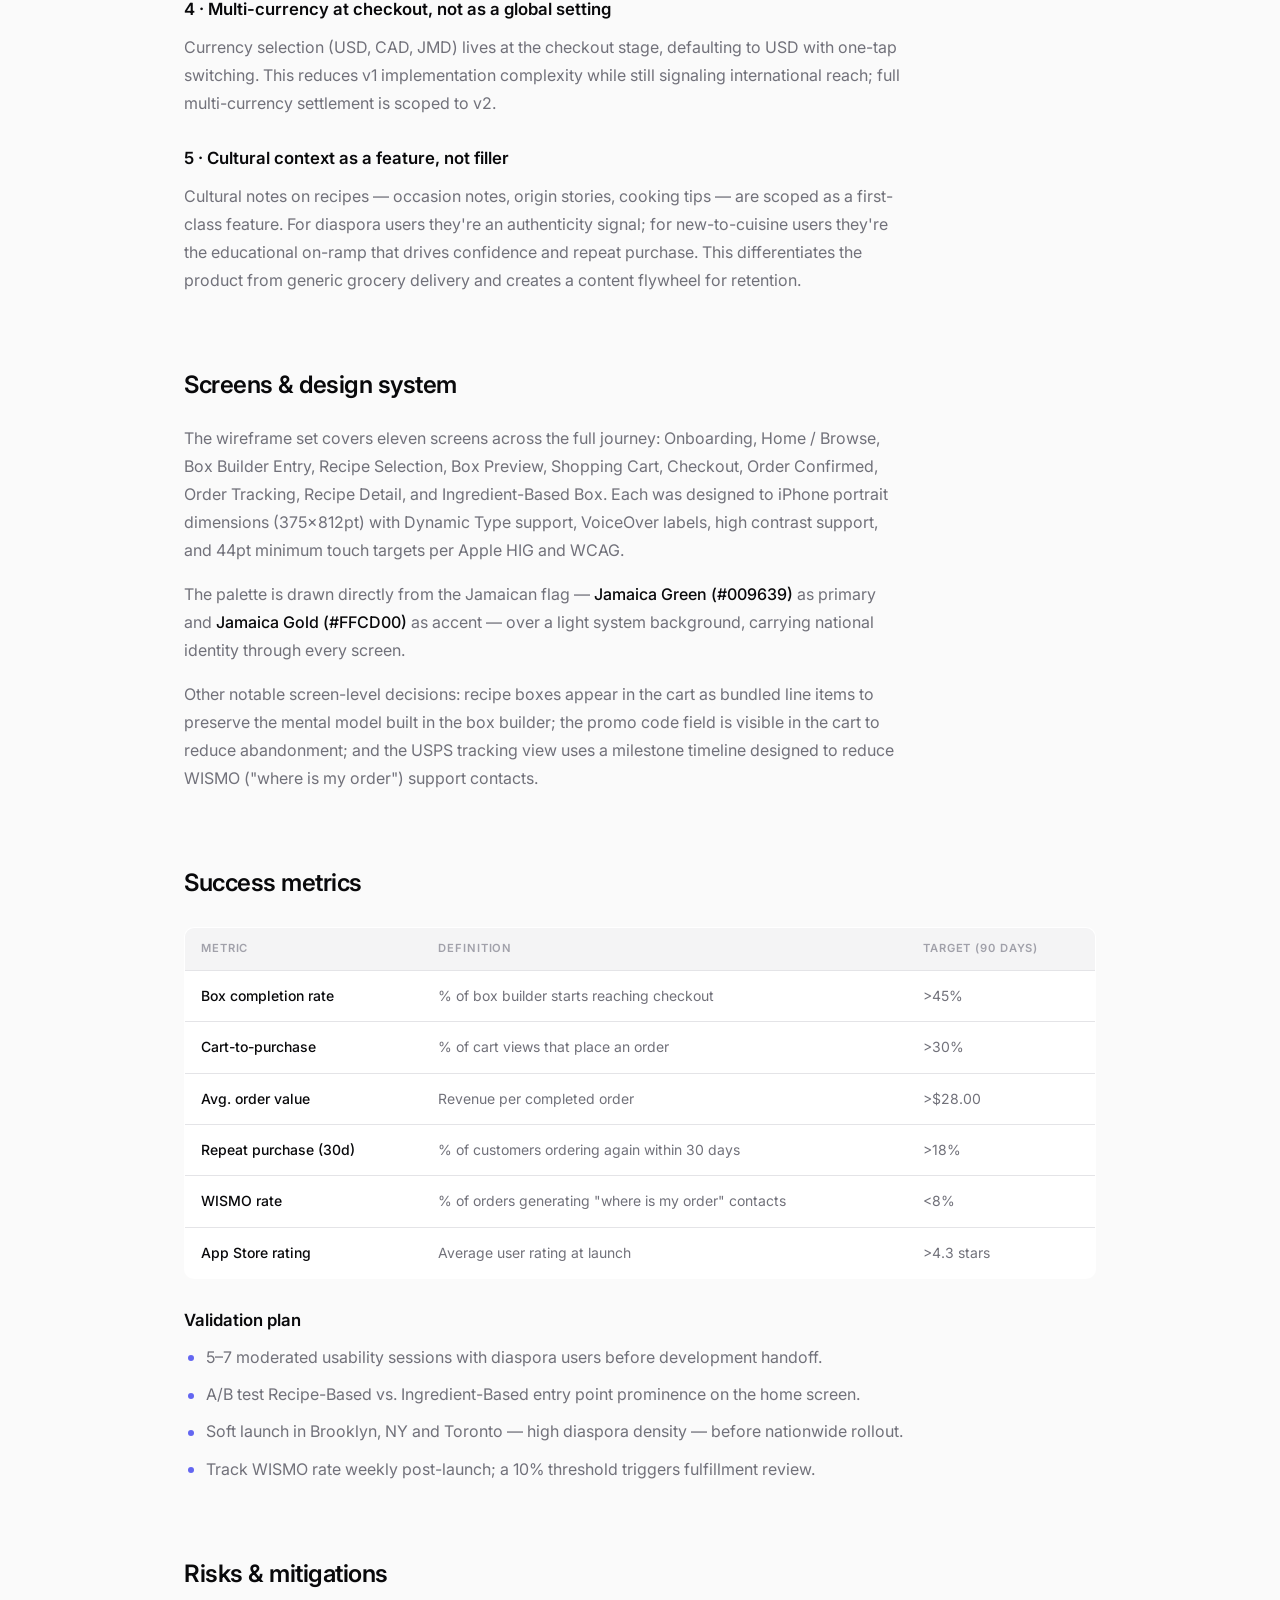
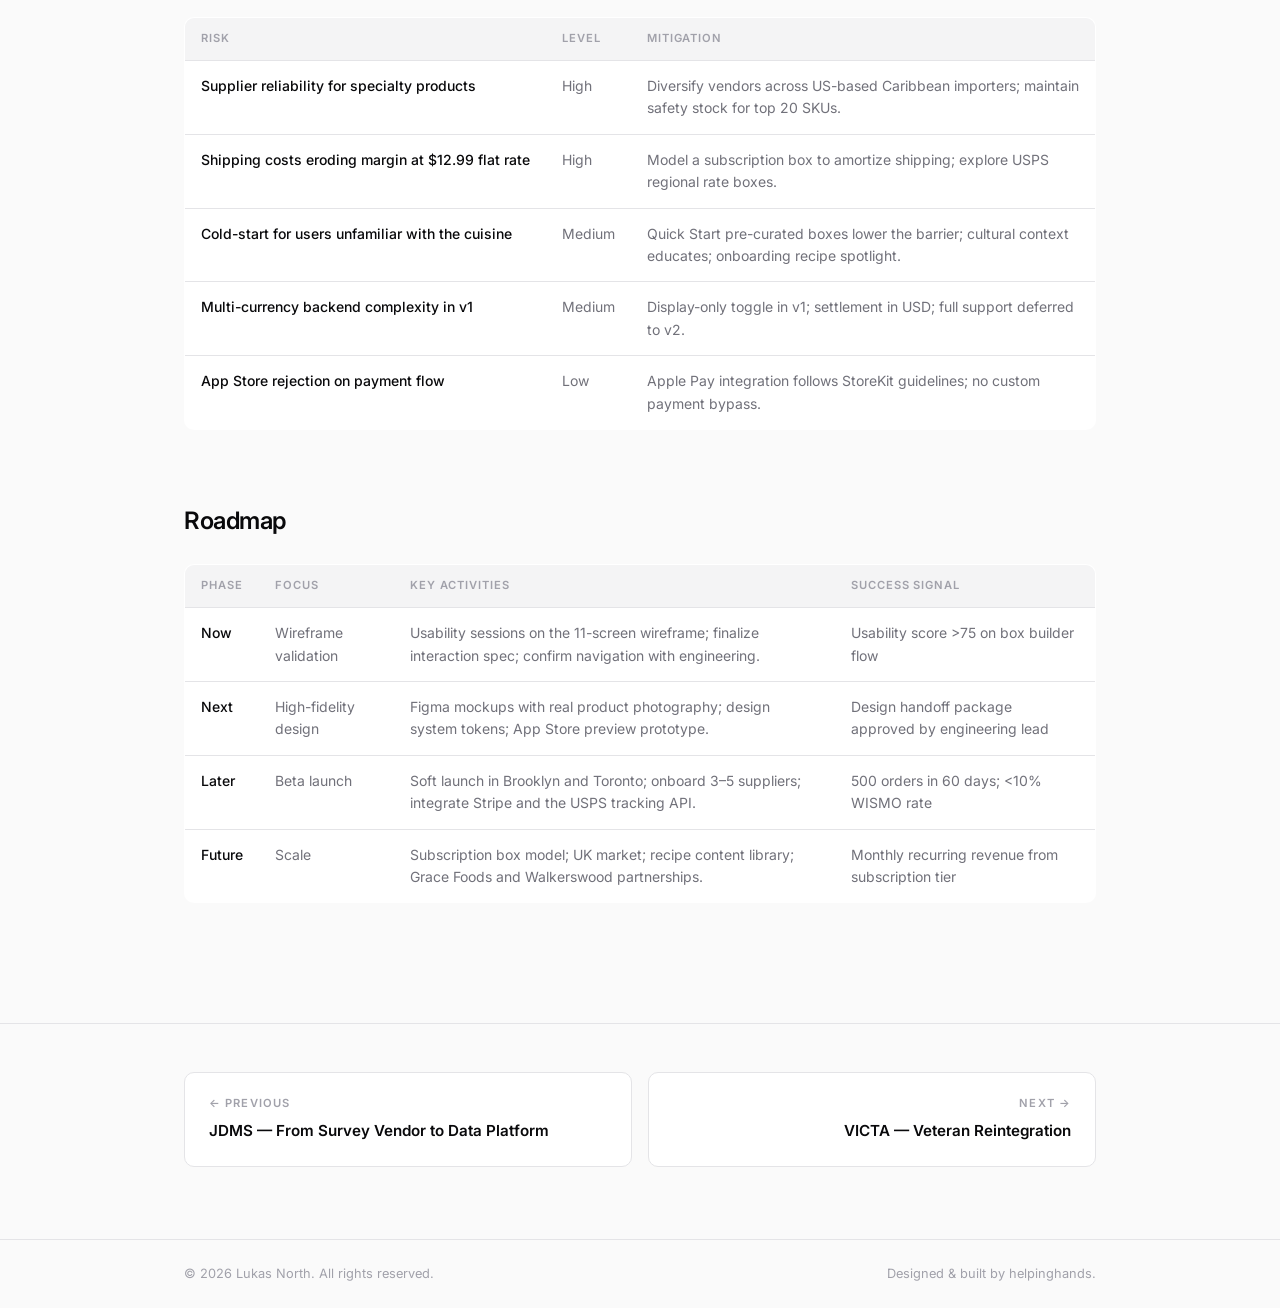
<file: jamaicanfood.html>
<!DOCTYPE html>
<html lang="en">
<head>
  <meta charset="UTF-8" />
  <meta name="viewport" content="width=device-width, initial-scale=1.0" />
  <title>JamaicanFood — Authentic Food Delivery &amp; Recipe Box Builder | Lukas North</title>
  <meta name="description" content="Product design case study: a zero-to-one iOS app bringing authentic Jamaican ingredients to the diaspora through a recipe-based box builder." />
  <link rel="preconnect" href="https://fonts.googleapis.com" />
  <link rel="preconnect" href="https://fonts.gstatic.com" crossorigin />
  <link href="https://fonts.googleapis.com/css2?family=Inter:wght@300;400;500;600;700&display=swap" rel="stylesheet" />
  <link rel="stylesheet" href="../css/style.css" />
</head>
<body>

  <!-- ─── NAV ─── -->
  <header class="nav" id="nav">
    <div class="container nav__inner">
      <a href="../index.html" class="nav__logo">LN</a>
      <nav class="nav__links" id="navLinks">
        <a href="../index.html#about">About</a>
        <a href="../index.html#projects">Projects</a>
        <a href="../index.html#experience">Experience</a>
        <a href="../index.html#skills">Skills</a>
        <a href="../index.html#contact">Contact</a>
      </nav>
      <button class="nav__burger" id="burger" aria-label="Toggle menu">
        <span></span><span></span><span></span>
      </button>
    </div>
  </header>

  <!-- ─── CASE HERO ─── -->
  <section class="case-hero">
    <div class="container">
      <p class="case-hero__kicker reveal">Case Study · Product Design</p>
      <h1 class="case-hero__title reveal">JamaicanFood: Authentic Food Delivery &amp; Recipe Box Builder</h1>
      <p class="case-hero__dek reveal">
        A zero-to-one iOS application bringing authentic Jamaican ingredients and culinary culture
        to the diaspora — spanning discovery, recipe-based box building, e-commerce checkout,
        fulfillment, and post-delivery engagement.
      </p>
      <dl class="case-meta reveal">
        <div class="case-meta__item"><dt>Role</dt><dd>Product Manager</dd></div>
        <div class="case-meta__item"><dt>Platform</dt><dd>iOS mobile app</dd></div>
        <div class="case-meta__item"><dt>Scope</dt><dd>0-to-1 design · 11 screens</dd></div>
        <div class="case-meta__item"><dt>Year</dt><dd>2024</dd></div>
      </dl>
    </div>
  </section>

  <!-- ─── BODY ─── -->
  <div class="case-body">
    <div class="container">

      <section class="case-section reveal">
        <h2>The problem</h2>
        <p>
          Jamaican diaspora communities and international food enthusiasts lack a reliable,
          culturally authentic digital channel to source Jamaican specialty ingredients. Mainstream
          grocery platforms either don't carry these products or carry unreliable, lower-quality
          substitutes. Sourcing staples like Walkerswood Jerk Seasoning, Grace Ackee, or Scotch
          Bonnet pepper sauce involves significant friction — and there is no recipe-to-cart
          workflow for Jamaican cuisine anywhere.
        </p>
        <p>
          The opportunity: a 3M+ Jamaican diaspora across the US, Canada, and UK, growing global
          interest in Caribbean cuisine, an underserved niche with high purchase intent, and a
          recipe-box model already proven viable by HelloFresh and Green Chef.
        </p>
        <div class="case-callout">
          <p><strong>The core product insight:</strong> a dual-mode ordering experience — shop by
          recipe (the app auto-populates a box with required ingredients) or shop by ingredient
          (the app suggests dishes you can cook with what you've selected).</p>
        </div>
      </section>

      <section class="case-section reveal">
        <h2>Vision &amp; goals</h2>
        <p>
          To be the most trusted digital marketplace for authentic Jamaican food — making it
          possible for anyone, anywhere, to cook and enjoy Jamaican cuisine with the right
          ingredients and cultural context.
        </p>
        <ul>
          <li>Enable the diaspora and food enthusiasts to source authentic ingredients online with confidence.</li>
          <li>Reduce the cognitive load of Jamaican meal planning through a recipe-to-ingredients box builder.</li>
          <li>Build cultural connection through recipe context, origin stories, and traditional cooking tips.</li>
          <li>Support multi-currency purchasing (USD, CAD, JMD) for domestic and international markets.</li>
          <li>Deliver a frictionless mobile checkout anchored by Apple Pay.</li>
        </ul>
        <h3>Primary users</h3>
        <ul>
          <li><strong>Segment 1:</strong> Jamaican diaspora (US, Canada, UK) seeking authentic ingredients unavailable locally.</li>
          <li><strong>Segment 2:</strong> Food enthusiasts and home cooks exploring Caribbean cuisine for the first time.</li>
          <li><strong>Segment 3:</strong> Second-generation Jamaicans reconnecting with cultural cuisine and family recipes.</li>
        </ul>
      </section>

      <section class="case-section reveal">
        <h2>The end-to-end journey</h2>
        <p>
          The experience was mapped across five stages, from first launch through repeat
          engagement, held together by a persistent five-tab navigation (Home, Recipes, Boxes,
          Cart, Profile):
        </p>
        <div class="cs-table-wrap">
          <table class="cs-table">
            <thead><tr><th>Stage</th><th>Focus</th><th>Key activities</th><th>Success signal</th></tr></thead>
            <tbody>
              <tr><td>1. Discovery</td><td>Awareness &amp; orientation</td><td>Sign in with Apple; browse categories; search products; encounter the Build Your Box CTA</td><td>User clicks into box builder or adds item to cart</td></tr>
              <tr><td>2. Box Building</td><td>Intent &amp; customization</td><td>Select build mode (Recipe / Ingredient / Quick Start); pick recipes or ingredients; review suggestions; adjust quantities</td><td>Box assembled with correct items and pricing shown</td></tr>
              <tr><td>3. Shopping</td><td>Evaluation &amp; cart</td><td>Add individual products; review full cart; apply promo code; validate shipping cost</td><td>Cart reflects correct items and order total</td></tr>
              <tr><td>4. Checkout</td><td>Commitment &amp; payment</td><td>Select currency; confirm address; pay with Apple Pay; review total; place order</td><td>Order confirmed with tracking number issued</td></tr>
              <tr><td>5. Fulfillment</td><td>Delivery &amp; re-engagement</td><td>Track USPS shipment milestones; receive delivery; view recipe suggestions</td><td>Repeat purchase triggered or wishlist updated</td></tr>
            </tbody>
          </table>
        </div>
      </section>

      <section class="case-section reveal">
        <h2>Key product decisions</h2>

        <h3>1 · Dual box-building modes</h3>
        <p>
          Research into comparable services (HelloFresh, Green Chef) showed a single path works for
          homogeneous audiences. Jamaican food buyers have two distinct mental models: cooks who
          start from a recipe, and pantry-builders who stock staples and figure out meals later.
          Offering both Recipe-Based and Ingredient-Based modes — plus Quick Start boxes for new
          users — maximizes user match without adding backend complexity.
        </p>

        <h3>2 · Recipe gap analysis in ingredient mode</h3>
        <p>
          The Ingredient-Based builder includes a post-selection gap analysis panel ("Ackee &amp;
          Saltfish: missing saltfish") showing which recipes are achievable and what's missing.
        </p>
        <div class="case-callout">
          <p><strong>Why it works:</strong> the panel drives upsell by informing rather than
          promoting. Users complete their pantry naturally, increasing average order value without
          aggressive merchandising or a dedicated recommendation engine in v1.</p>
        </div>

        <h3>3 · Apple Pay as primary payment</h3>
        <p>
          Apple Pay is the primary CTA at checkout — not an equal option alongside saved cards. For
          an audience that may be skeptical about entering payment details on a new marketplace, it
          provides the trust and security framing of the Apple ecosystem, reduces checkout time,
          and aligns with the iOS-first platform strategy.
        </p>

        <h3>4 · Multi-currency at checkout, not as a global setting</h3>
        <p>
          Currency selection (USD, CAD, JMD) lives at the checkout stage, defaulting to USD with
          one-tap switching. This reduces v1 implementation complexity while still signaling
          international reach; full multi-currency settlement is scoped to v2.
        </p>

        <h3>5 · Cultural context as a feature, not filler</h3>
        <p>
          Cultural notes on recipes — occasion notes, origin stories, cooking tips — are scoped as
          a first-class feature. For diaspora users they're an authenticity signal; for
          new-to-cuisine users they're the educational on-ramp that drives confidence and repeat
          purchase. This differentiates the product from generic grocery delivery and creates a
          content flywheel for retention.
        </p>
      </section>

      <section class="case-section reveal">
        <h2>Screens &amp; design system</h2>
        <p>
          The wireframe set covers eleven screens across the full journey: Onboarding, Home /
          Browse, Box Builder Entry, Recipe Selection, Box Preview, Shopping Cart, Checkout, Order
          Confirmed, Order Tracking, Recipe Detail, and Ingredient-Based Box. Each was designed to
          iPhone portrait dimensions (375×812pt) with Dynamic Type support, VoiceOver labels, high
          contrast support, and 44pt minimum touch targets per Apple HIG and WCAG.
        </p>
        <p>
          The palette is drawn directly from the Jamaican flag — <strong>Jamaica Green
          (#009639)</strong> as primary and <strong>Jamaica Gold (#FFCD00)</strong> as accent —
          over a light system background, carrying national identity through every screen.
        </p>
        <p>
          Other notable screen-level decisions: recipe boxes appear in the cart as bundled line
          items to preserve the mental model built in the box builder; the promo code field is
          visible in the cart to reduce abandonment; and the USPS tracking view uses a milestone
          timeline designed to reduce WISMO ("where is my order") support contacts.
        </p>
      </section>

      <section class="case-section reveal">
        <h2>Success metrics</h2>
        <div class="cs-table-wrap">
          <table class="cs-table">
            <thead><tr><th>Metric</th><th>Definition</th><th>Target (90 days)</th></tr></thead>
            <tbody>
              <tr><td>Box completion rate</td><td>% of box builder starts reaching checkout</td><td>&gt;45%</td></tr>
              <tr><td>Cart-to-purchase</td><td>% of cart views that place an order</td><td>&gt;30%</td></tr>
              <tr><td>Avg. order value</td><td>Revenue per completed order</td><td>&gt;$28.00</td></tr>
              <tr><td>Repeat purchase (30d)</td><td>% of customers ordering again within 30 days</td><td>&gt;18%</td></tr>
              <tr><td>WISMO rate</td><td>% of orders generating "where is my order" contacts</td><td>&lt;8%</td></tr>
              <tr><td>App Store rating</td><td>Average user rating at launch</td><td>&gt;4.3 stars</td></tr>
            </tbody>
          </table>
        </div>
        <h3>Validation plan</h3>
        <ul>
          <li>5–7 moderated usability sessions with diaspora users before development handoff.</li>
          <li>A/B test Recipe-Based vs. Ingredient-Based entry point prominence on the home screen.</li>
          <li>Soft launch in Brooklyn, NY and Toronto — high diaspora density — before nationwide rollout.</li>
          <li>Track WISMO rate weekly post-launch; a 10% threshold triggers fulfillment review.</li>
        </ul>
      </section>

      <section class="case-section reveal">
        <h2>Risks &amp; mitigations</h2>
        <div class="cs-table-wrap">
          <table class="cs-table">
            <thead><tr><th>Risk</th><th>Level</th><th>Mitigation</th></tr></thead>
            <tbody>
              <tr><td>Supplier reliability for specialty products</td><td>High</td><td>Diversify vendors across US-based Caribbean importers; maintain safety stock for top 20 SKUs.</td></tr>
              <tr><td>Shipping costs eroding margin at $12.99 flat rate</td><td>High</td><td>Model a subscription box to amortize shipping; explore USPS regional rate boxes.</td></tr>
              <tr><td>Cold-start for users unfamiliar with the cuisine</td><td>Medium</td><td>Quick Start pre-curated boxes lower the barrier; cultural context educates; onboarding recipe spotlight.</td></tr>
              <tr><td>Multi-currency backend complexity in v1</td><td>Medium</td><td>Display-only toggle in v1; settlement in USD; full support deferred to v2.</td></tr>
              <tr><td>App Store rejection on payment flow</td><td>Low</td><td>Apple Pay integration follows StoreKit guidelines; no custom payment bypass.</td></tr>
            </tbody>
          </table>
        </div>
      </section>

      <section class="case-section reveal">
        <h2>Roadmap</h2>
        <div class="cs-table-wrap">
          <table class="cs-table">
            <thead><tr><th>Phase</th><th>Focus</th><th>Key activities</th><th>Success signal</th></tr></thead>
            <tbody>
              <tr><td>Now</td><td>Wireframe validation</td><td>Usability sessions on the 11-screen wireframe; finalize interaction spec; confirm navigation with engineering.</td><td>Usability score &gt;75 on box builder flow</td></tr>
              <tr><td>Next</td><td>High-fidelity design</td><td>Figma mockups with real product photography; design system tokens; App Store preview prototype.</td><td>Design handoff package approved by engineering lead</td></tr>
              <tr><td>Later</td><td>Beta launch</td><td>Soft launch in Brooklyn and Toronto; onboard 3–5 suppliers; integrate Stripe and the USPS tracking API.</td><td>500 orders in 60 days; &lt;10% WISMO rate</td></tr>
              <tr><td>Future</td><td>Scale</td><td>Subscription box model; UK market; recipe content library; Grace Foods and Walkerswood partnerships.</td><td>Monthly recurring revenue from subscription tier</td></tr>
            </tbody>
          </table>
        </div>
      </section>

    </div>
  </div>

  <!-- ─── PREV / NEXT ─── -->
  <nav class="case-pagination">
    <div class="container case-pagination__grid">
      <a href="jdms.html" class="case-pagination__link">
        <span class="case-pagination__dir">← Previous</span>
        <span class="case-pagination__title">JDMS — From Survey Vendor to Data Platform</span>
      </a>
      <a href="victa.html" class="case-pagination__link case-pagination__link--next">
        <span class="case-pagination__dir">Next →</span>
        <span class="case-pagination__title">VICTA — Veteran Reintegration</span>
      </a>
    </div>
  </nav>

  <!-- ─── FOOTER ─── -->
  <footer class="footer">
    <div class="container footer__inner">
      <span>© 2026 Lukas North. All rights reserved.</span>
      <span>Designed &amp; built by helpinghands.</span>
    </div>
  </footer>

  <script src="../js/main.js"></script>
</body>
</html>
</file>
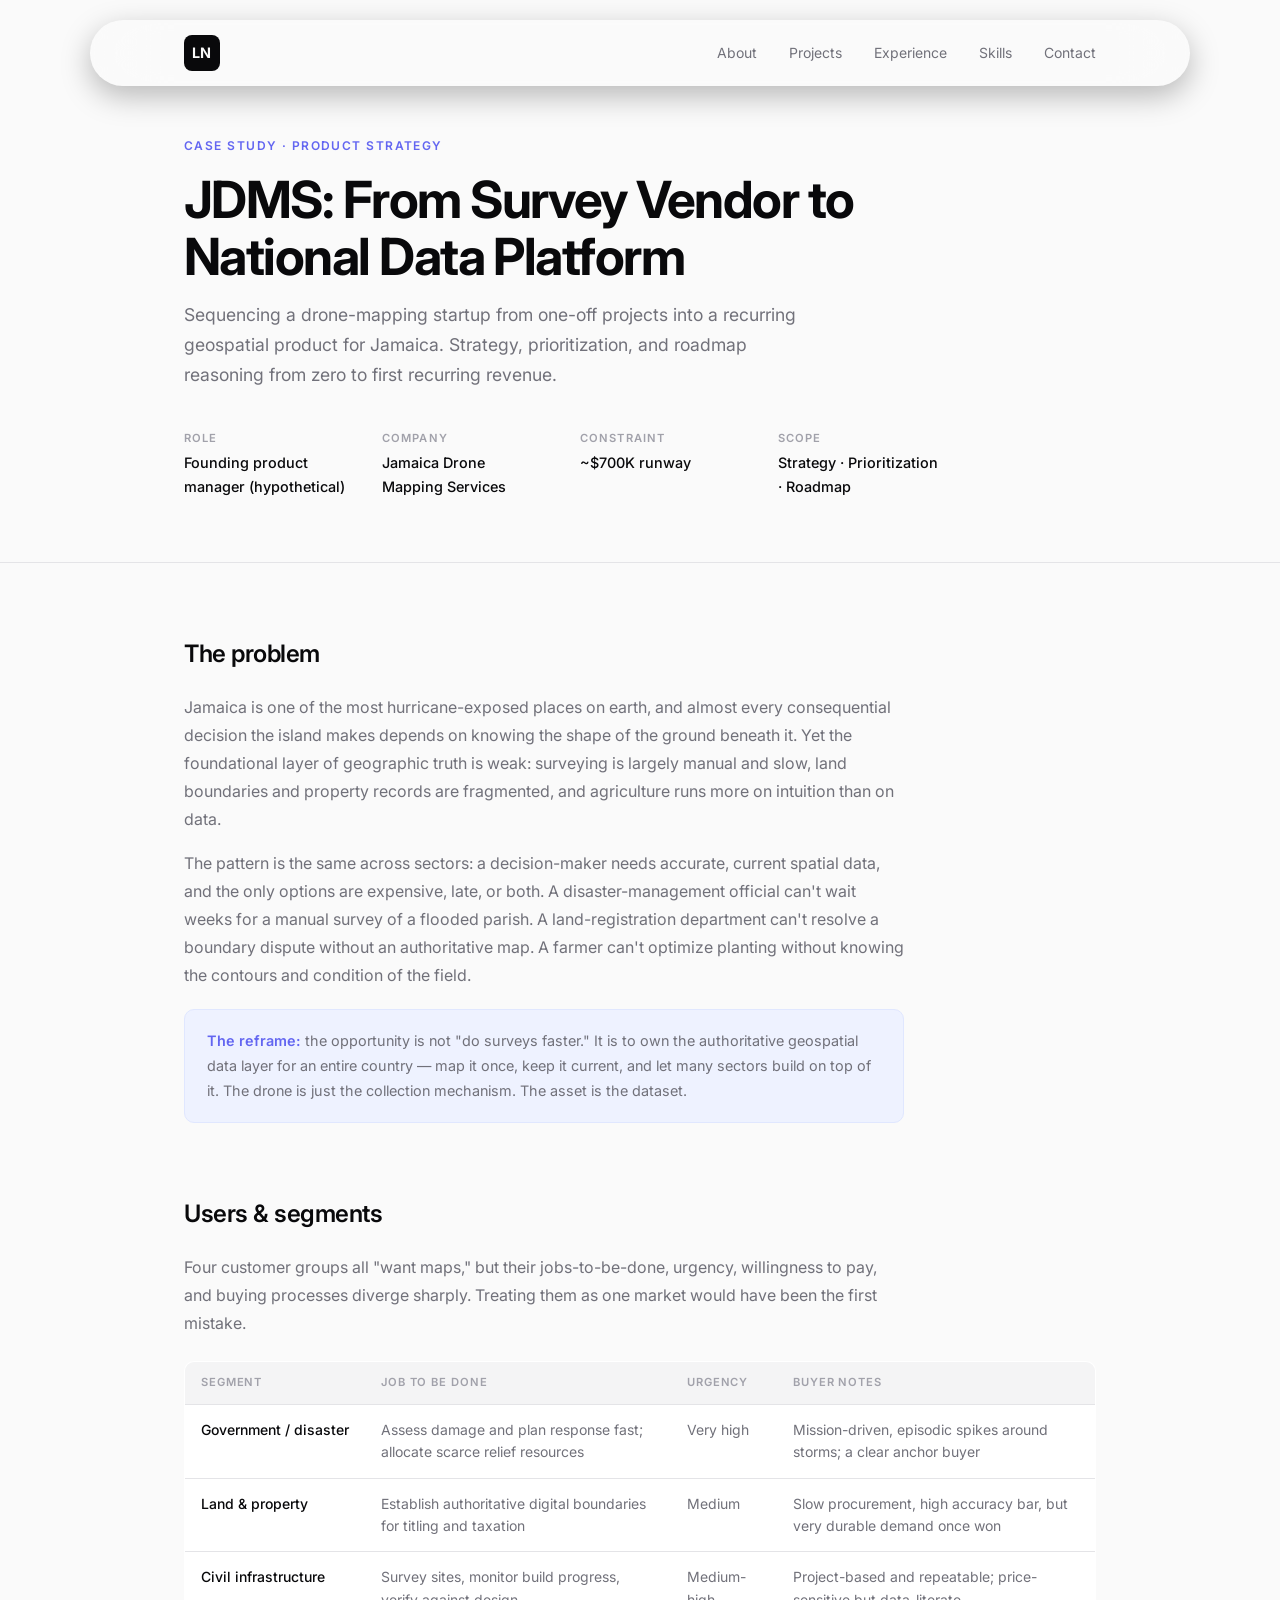
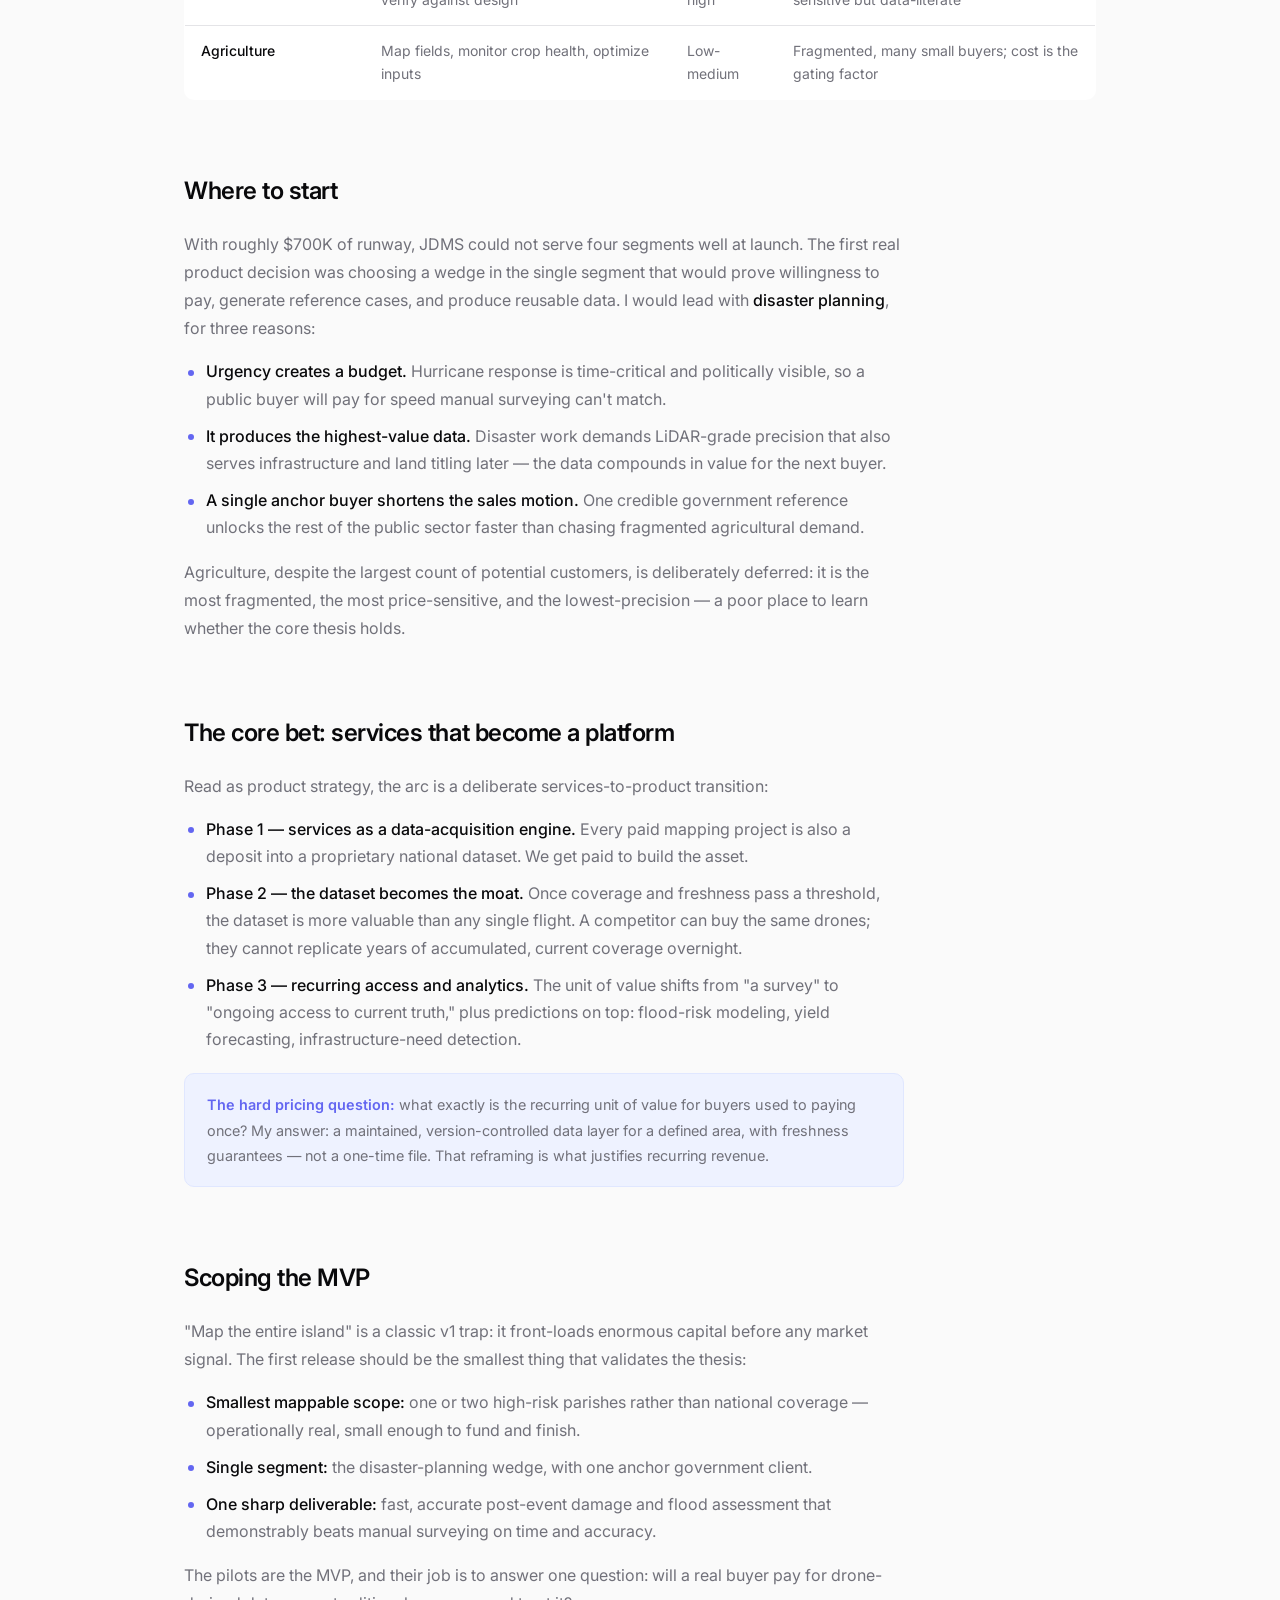
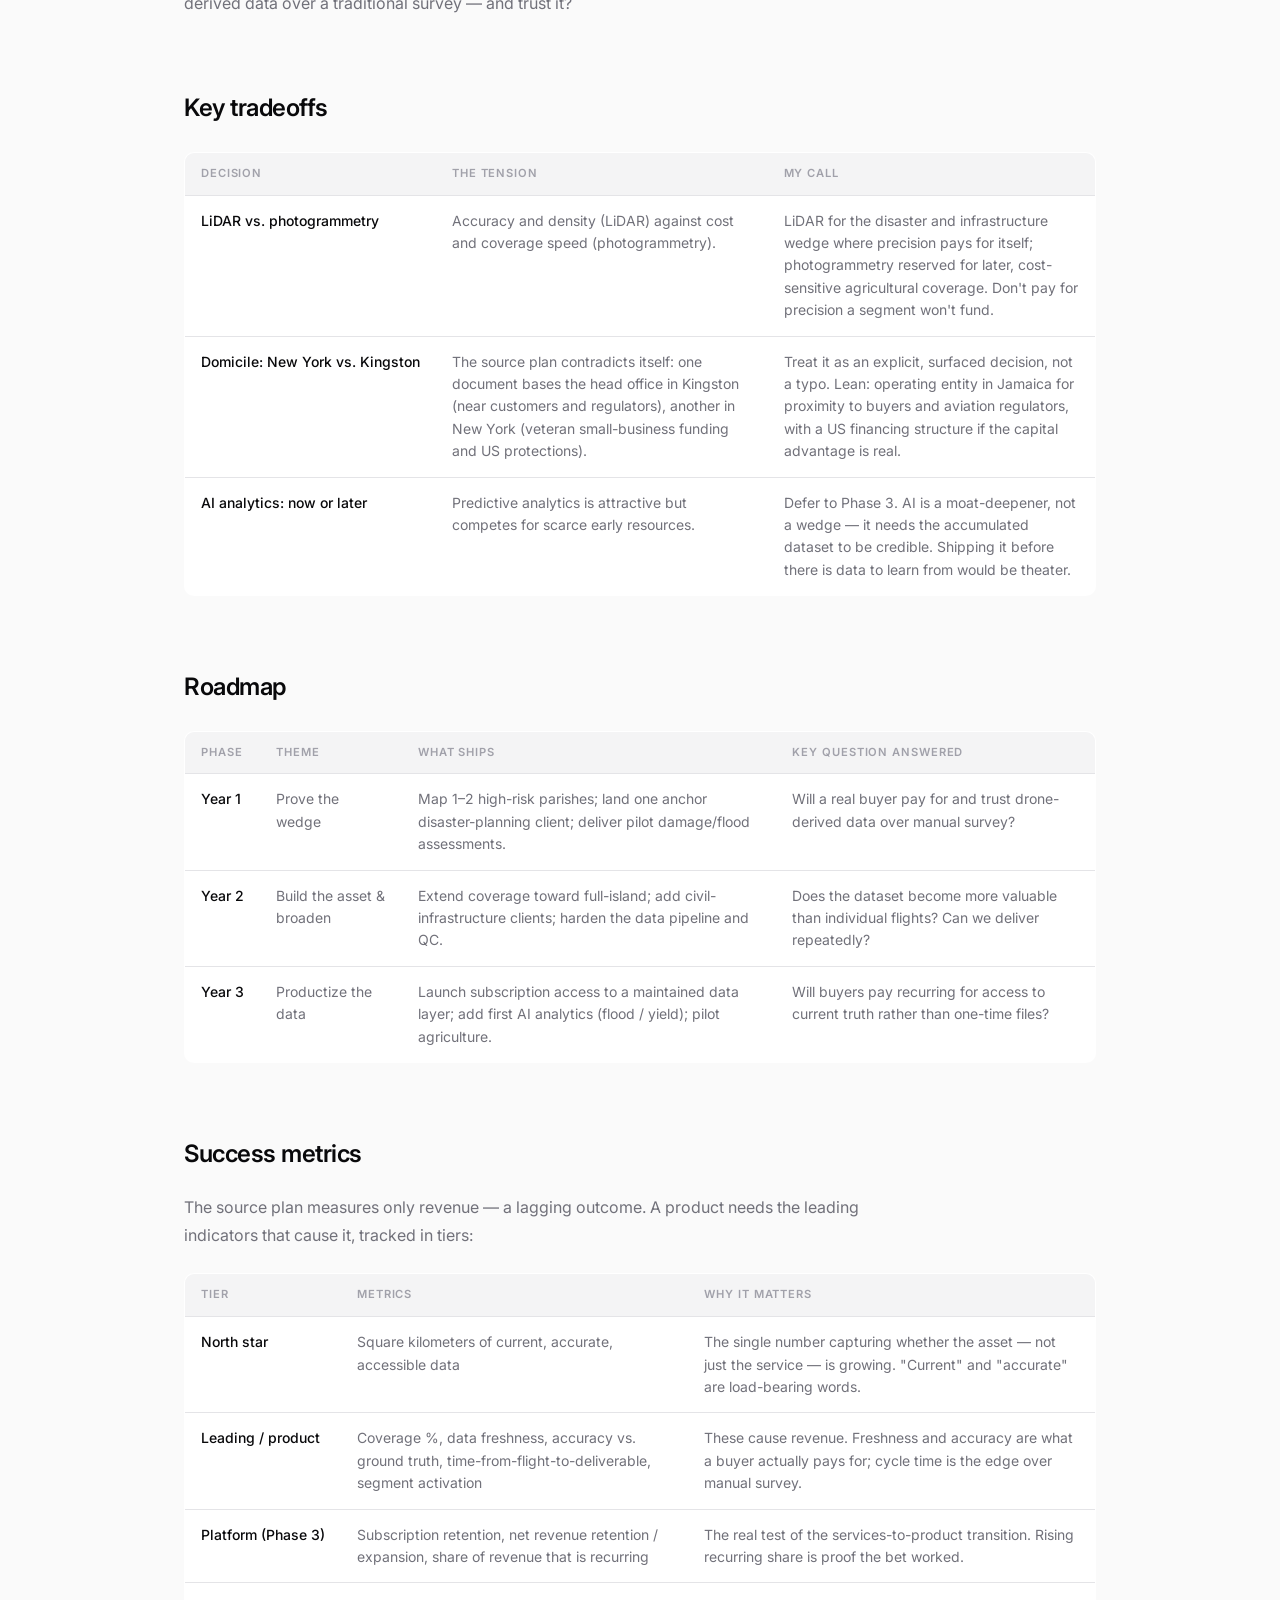
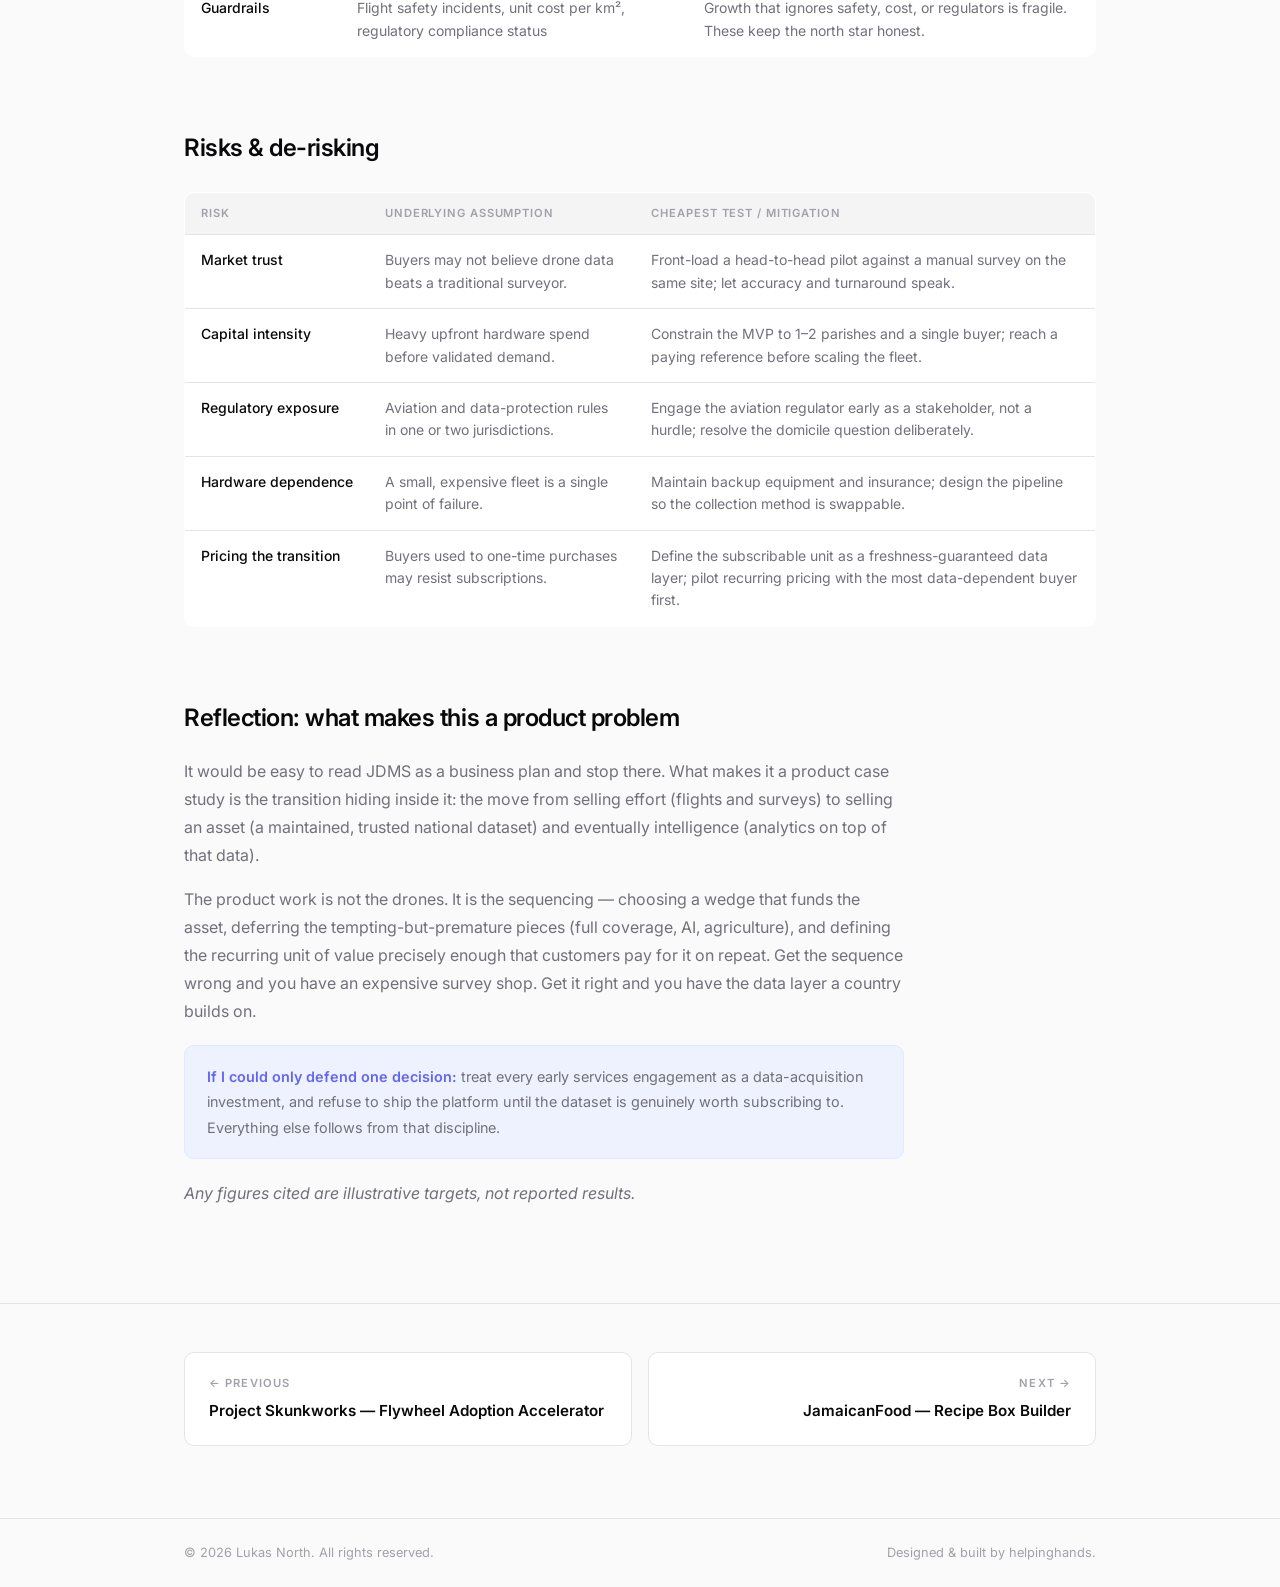
<file: jdms.html>
<!DOCTYPE html>
<html lang="en">
<head>
  <meta charset="UTF-8" />
  <meta name="viewport" content="width=device-width, initial-scale=1.0" />
  <title>JDMS — From Survey Vendor to National Data Platform | Lukas North</title>
  <meta name="description" content="Product strategy case study: sequencing a drone-mapping startup from one-off projects into a recurring geospatial product for Jamaica." />
  <link rel="preconnect" href="https://fonts.googleapis.com" />
  <link rel="preconnect" href="https://fonts.gstatic.com" crossorigin />
  <link href="https://fonts.googleapis.com/css2?family=Inter:wght@300;400;500;600;700&display=swap" rel="stylesheet" />
  <link rel="stylesheet" href="../css/style.css" />
</head>
<body>

  <!-- ─── NAV ─── -->
  <header class="nav" id="nav">
    <div class="container nav__inner">
      <a href="../index.html" class="nav__logo">LN</a>
      <nav class="nav__links" id="navLinks">
        <a href="../index.html#about">About</a>
        <a href="../index.html#projects">Projects</a>
        <a href="../index.html#experience">Experience</a>
        <a href="../index.html#skills">Skills</a>
        <a href="../index.html#contact">Contact</a>
      </nav>
      <button class="nav__burger" id="burger" aria-label="Toggle menu">
        <span></span><span></span><span></span>
      </button>
    </div>
  </header>

  <!-- ─── CASE HERO ─── -->
  <section class="case-hero">
    <div class="container">
      <p class="case-hero__kicker reveal">Case Study · Product Strategy</p>
      <h1 class="case-hero__title reveal">JDMS: From Survey Vendor to National Data Platform</h1>
      <p class="case-hero__dek reveal">
        Sequencing a drone-mapping startup from one-off projects into a recurring geospatial
        product for Jamaica. Strategy, prioritization, and roadmap reasoning from zero to first
        recurring revenue.
      </p>
      <dl class="case-meta reveal">
        <div class="case-meta__item"><dt>Role</dt><dd>Founding product manager (hypothetical)</dd></div>
        <div class="case-meta__item"><dt>Company</dt><dd>Jamaica Drone Mapping Services</dd></div>
        <div class="case-meta__item"><dt>Constraint</dt><dd>~$700K runway</dd></div>
        <div class="case-meta__item"><dt>Scope</dt><dd>Strategy · Prioritization · Roadmap</dd></div>
      </dl>
    </div>
  </section>

  <!-- ─── BODY ─── -->
  <div class="case-body">
    <div class="container">

      <section class="case-section reveal">
        <h2>The problem</h2>
        <p>
          Jamaica is one of the most hurricane-exposed places on earth, and almost every
          consequential decision the island makes depends on knowing the shape of the ground
          beneath it. Yet the foundational layer of geographic truth is weak: surveying is largely
          manual and slow, land boundaries and property records are fragmented, and agriculture
          runs more on intuition than on data.
        </p>
        <p>
          The pattern is the same across sectors: a decision-maker needs accurate, current spatial
          data, and the only options are expensive, late, or both. A disaster-management official
          can't wait weeks for a manual survey of a flooded parish. A land-registration department
          can't resolve a boundary dispute without an authoritative map. A farmer can't optimize
          planting without knowing the contours and condition of the field.
        </p>
        <div class="case-callout">
          <p><strong>The reframe:</strong> the opportunity is not "do surveys faster." It is to own
          the authoritative geospatial data layer for an entire country — map it once, keep it
          current, and let many sectors build on top of it. The drone is just the collection
          mechanism. The asset is the dataset.</p>
        </div>
      </section>

      <section class="case-section reveal">
        <h2>Users &amp; segments</h2>
        <p>
          Four customer groups all "want maps," but their jobs-to-be-done, urgency, willingness to
          pay, and buying processes diverge sharply. Treating them as one market would have been
          the first mistake.
        </p>
        <div class="cs-table-wrap">
          <table class="cs-table">
            <thead><tr><th>Segment</th><th>Job to be done</th><th>Urgency</th><th>Buyer notes</th></tr></thead>
            <tbody>
              <tr><td>Government / disaster</td><td>Assess damage and plan response fast; allocate scarce relief resources</td><td>Very high</td><td>Mission-driven, episodic spikes around storms; a clear anchor buyer</td></tr>
              <tr><td>Land &amp; property</td><td>Establish authoritative digital boundaries for titling and taxation</td><td>Medium</td><td>Slow procurement, high accuracy bar, but very durable demand once won</td></tr>
              <tr><td>Civil infrastructure</td><td>Survey sites, monitor build progress, verify against design</td><td>Medium-high</td><td>Project-based and repeatable; price-sensitive but data-literate</td></tr>
              <tr><td>Agriculture</td><td>Map fields, monitor crop health, optimize inputs</td><td>Low-medium</td><td>Fragmented, many small buyers; cost is the gating factor</td></tr>
            </tbody>
          </table>
        </div>
      </section>

      <section class="case-section reveal">
        <h2>Where to start</h2>
        <p>
          With roughly $700K of runway, JDMS could not serve four segments well at launch. The
          first real product decision was choosing a wedge in the single segment that would prove
          willingness to pay, generate reference cases, and produce reusable data. I would lead
          with <strong>disaster planning</strong>, for three reasons:
        </p>
        <ul>
          <li><strong>Urgency creates a budget.</strong> Hurricane response is time-critical and politically visible, so a public buyer will pay for speed manual surveying can't match.</li>
          <li><strong>It produces the highest-value data.</strong> Disaster work demands LiDAR-grade precision that also serves infrastructure and land titling later — the data compounds in value for the next buyer.</li>
          <li><strong>A single anchor buyer shortens the sales motion.</strong> One credible government reference unlocks the rest of the public sector faster than chasing fragmented agricultural demand.</li>
        </ul>
        <p>
          Agriculture, despite the largest count of potential customers, is deliberately deferred:
          it is the most fragmented, the most price-sensitive, and the lowest-precision — a poor
          place to learn whether the core thesis holds.
        </p>
      </section>

      <section class="case-section reveal">
        <h2>The core bet: services that become a platform</h2>
        <p>Read as product strategy, the arc is a deliberate services-to-product transition:</p>
        <ul>
          <li><strong>Phase 1 — services as a data-acquisition engine.</strong> Every paid mapping project is also a deposit into a proprietary national dataset. We get paid to build the asset.</li>
          <li><strong>Phase 2 — the dataset becomes the moat.</strong> Once coverage and freshness pass a threshold, the dataset is more valuable than any single flight. A competitor can buy the same drones; they cannot replicate years of accumulated, current coverage overnight.</li>
          <li><strong>Phase 3 — recurring access and analytics.</strong> The unit of value shifts from "a survey" to "ongoing access to current truth," plus predictions on top: flood-risk modeling, yield forecasting, infrastructure-need detection.</li>
        </ul>
        <div class="case-callout">
          <p><strong>The hard pricing question:</strong> what exactly is the recurring unit of
          value for buyers used to paying once? My answer: a maintained, version-controlled data
          layer for a defined area, with freshness guarantees — not a one-time file. That reframing
          is what justifies recurring revenue.</p>
        </div>
      </section>

      <section class="case-section reveal">
        <h2>Scoping the MVP</h2>
        <p>
          "Map the entire island" is a classic v1 trap: it front-loads enormous capital before any
          market signal. The first release should be the smallest thing that validates the thesis:
        </p>
        <ul>
          <li><strong>Smallest mappable scope:</strong> one or two high-risk parishes rather than national coverage — operationally real, small enough to fund and finish.</li>
          <li><strong>Single segment:</strong> the disaster-planning wedge, with one anchor government client.</li>
          <li><strong>One sharp deliverable:</strong> fast, accurate post-event damage and flood assessment that demonstrably beats manual surveying on time and accuracy.</li>
        </ul>
        <p>
          The pilots are the MVP, and their job is to answer one question: will a real buyer pay
          for drone-derived data over a traditional survey — and trust it?
        </p>
      </section>

      <section class="case-section reveal">
        <h2>Key tradeoffs</h2>
        <div class="cs-table-wrap">
          <table class="cs-table">
            <thead><tr><th>Decision</th><th>The tension</th><th>My call</th></tr></thead>
            <tbody>
              <tr><td>LiDAR vs. photogrammetry</td><td>Accuracy and density (LiDAR) against cost and coverage speed (photogrammetry).</td><td>LiDAR for the disaster and infrastructure wedge where precision pays for itself; photogrammetry reserved for later, cost-sensitive agricultural coverage. Don't pay for precision a segment won't fund.</td></tr>
              <tr><td>Domicile: New York vs. Kingston</td><td>The source plan contradicts itself: one document bases the head office in Kingston (near customers and regulators), another in New York (veteran small-business funding and US protections).</td><td>Treat it as an explicit, surfaced decision, not a typo. Lean: operating entity in Jamaica for proximity to buyers and aviation regulators, with a US financing structure if the capital advantage is real.</td></tr>
              <tr><td>AI analytics: now or later</td><td>Predictive analytics is attractive but competes for scarce early resources.</td><td>Defer to Phase 3. AI is a moat-deepener, not a wedge — it needs the accumulated dataset to be credible. Shipping it before there is data to learn from would be theater.</td></tr>
            </tbody>
          </table>
        </div>
      </section>

      <section class="case-section reveal">
        <h2>Roadmap</h2>
        <div class="cs-table-wrap">
          <table class="cs-table">
            <thead><tr><th>Phase</th><th>Theme</th><th>What ships</th><th>Key question answered</th></tr></thead>
            <tbody>
              <tr><td>Year 1</td><td>Prove the wedge</td><td>Map 1–2 high-risk parishes; land one anchor disaster-planning client; deliver pilot damage/flood assessments.</td><td>Will a real buyer pay for and trust drone-derived data over manual survey?</td></tr>
              <tr><td>Year 2</td><td>Build the asset &amp; broaden</td><td>Extend coverage toward full-island; add civil-infrastructure clients; harden the data pipeline and QC.</td><td>Does the dataset become more valuable than individual flights? Can we deliver repeatedly?</td></tr>
              <tr><td>Year 3</td><td>Productize the data</td><td>Launch subscription access to a maintained data layer; add first AI analytics (flood / yield); pilot agriculture.</td><td>Will buyers pay recurring for access to current truth rather than one-time files?</td></tr>
            </tbody>
          </table>
        </div>
      </section>

      <section class="case-section reveal">
        <h2>Success metrics</h2>
        <p>
          The source plan measures only revenue — a lagging outcome. A product needs the leading
          indicators that cause it, tracked in tiers:
        </p>
        <div class="cs-table-wrap">
          <table class="cs-table">
            <thead><tr><th>Tier</th><th>Metrics</th><th>Why it matters</th></tr></thead>
            <tbody>
              <tr><td>North star</td><td>Square kilometers of current, accurate, accessible data</td><td>The single number capturing whether the asset — not just the service — is growing. "Current" and "accurate" are load-bearing words.</td></tr>
              <tr><td>Leading / product</td><td>Coverage %, data freshness, accuracy vs. ground truth, time-from-flight-to-deliverable, segment activation</td><td>These cause revenue. Freshness and accuracy are what a buyer actually pays for; cycle time is the edge over manual survey.</td></tr>
              <tr><td>Platform (Phase 3)</td><td>Subscription retention, net revenue retention / expansion, share of revenue that is recurring</td><td>The real test of the services-to-product transition. Rising recurring share is proof the bet worked.</td></tr>
              <tr><td>Guardrails</td><td>Flight safety incidents, unit cost per km², regulatory compliance status</td><td>Growth that ignores safety, cost, or regulators is fragile. These keep the north star honest.</td></tr>
            </tbody>
          </table>
        </div>
      </section>

      <section class="case-section reveal">
        <h2>Risks &amp; de-risking</h2>
        <div class="cs-table-wrap">
          <table class="cs-table">
            <thead><tr><th>Risk</th><th>Underlying assumption</th><th>Cheapest test / mitigation</th></tr></thead>
            <tbody>
              <tr><td>Market trust</td><td>Buyers may not believe drone data beats a traditional surveyor.</td><td>Front-load a head-to-head pilot against a manual survey on the same site; let accuracy and turnaround speak.</td></tr>
              <tr><td>Capital intensity</td><td>Heavy upfront hardware spend before validated demand.</td><td>Constrain the MVP to 1–2 parishes and a single buyer; reach a paying reference before scaling the fleet.</td></tr>
              <tr><td>Regulatory exposure</td><td>Aviation and data-protection rules in one or two jurisdictions.</td><td>Engage the aviation regulator early as a stakeholder, not a hurdle; resolve the domicile question deliberately.</td></tr>
              <tr><td>Hardware dependence</td><td>A small, expensive fleet is a single point of failure.</td><td>Maintain backup equipment and insurance; design the pipeline so the collection method is swappable.</td></tr>
              <tr><td>Pricing the transition</td><td>Buyers used to one-time purchases may resist subscriptions.</td><td>Define the subscribable unit as a freshness-guaranteed data layer; pilot recurring pricing with the most data-dependent buyer first.</td></tr>
            </tbody>
          </table>
        </div>
      </section>

      <section class="case-section reveal">
        <h2>Reflection: what makes this a product problem</h2>
        <p>
          It would be easy to read JDMS as a business plan and stop there. What makes it a product
          case study is the transition hiding inside it: the move from selling effort (flights and
          surveys) to selling an asset (a maintained, trusted national dataset) and eventually
          intelligence (analytics on top of that data).
        </p>
        <p>
          The product work is not the drones. It is the sequencing — choosing a wedge that funds
          the asset, deferring the tempting-but-premature pieces (full coverage, AI, agriculture),
          and defining the recurring unit of value precisely enough that customers pay for it on
          repeat. Get the sequence wrong and you have an expensive survey shop. Get it right and
          you have the data layer a country builds on.
        </p>
        <div class="case-callout">
          <p><strong>If I could only defend one decision:</strong> treat every early services
          engagement as a data-acquisition investment, and refuse to ship the platform until the
          dataset is genuinely worth subscribing to. Everything else follows from that
          discipline.</p>
        </div>
        <p><em>Any figures cited are illustrative targets, not reported results.</em></p>
      </section>

    </div>
  </div>

  <!-- ─── PREV / NEXT ─── -->
  <nav class="case-pagination">
    <div class="container case-pagination__grid">
      <a href="skunkworks-flywheel.html" class="case-pagination__link">
        <span class="case-pagination__dir">← Previous</span>
        <span class="case-pagination__title">Project Skunkworks — Flywheel Adoption Accelerator</span>
      </a>
      <a href="jamaicanfood.html" class="case-pagination__link case-pagination__link--next">
        <span class="case-pagination__dir">Next →</span>
        <span class="case-pagination__title">JamaicanFood — Recipe Box Builder</span>
      </a>
    </div>
  </nav>

  <!-- ─── FOOTER ─── -->
  <footer class="footer">
    <div class="container footer__inner">
      <span>© 2026 Lukas North. All rights reserved.</span>
      <span>Designed &amp; built by helpinghands.</span>
    </div>
  </footer>

  <script src="../js/main.js"></script>
</body>
</html>
</file>
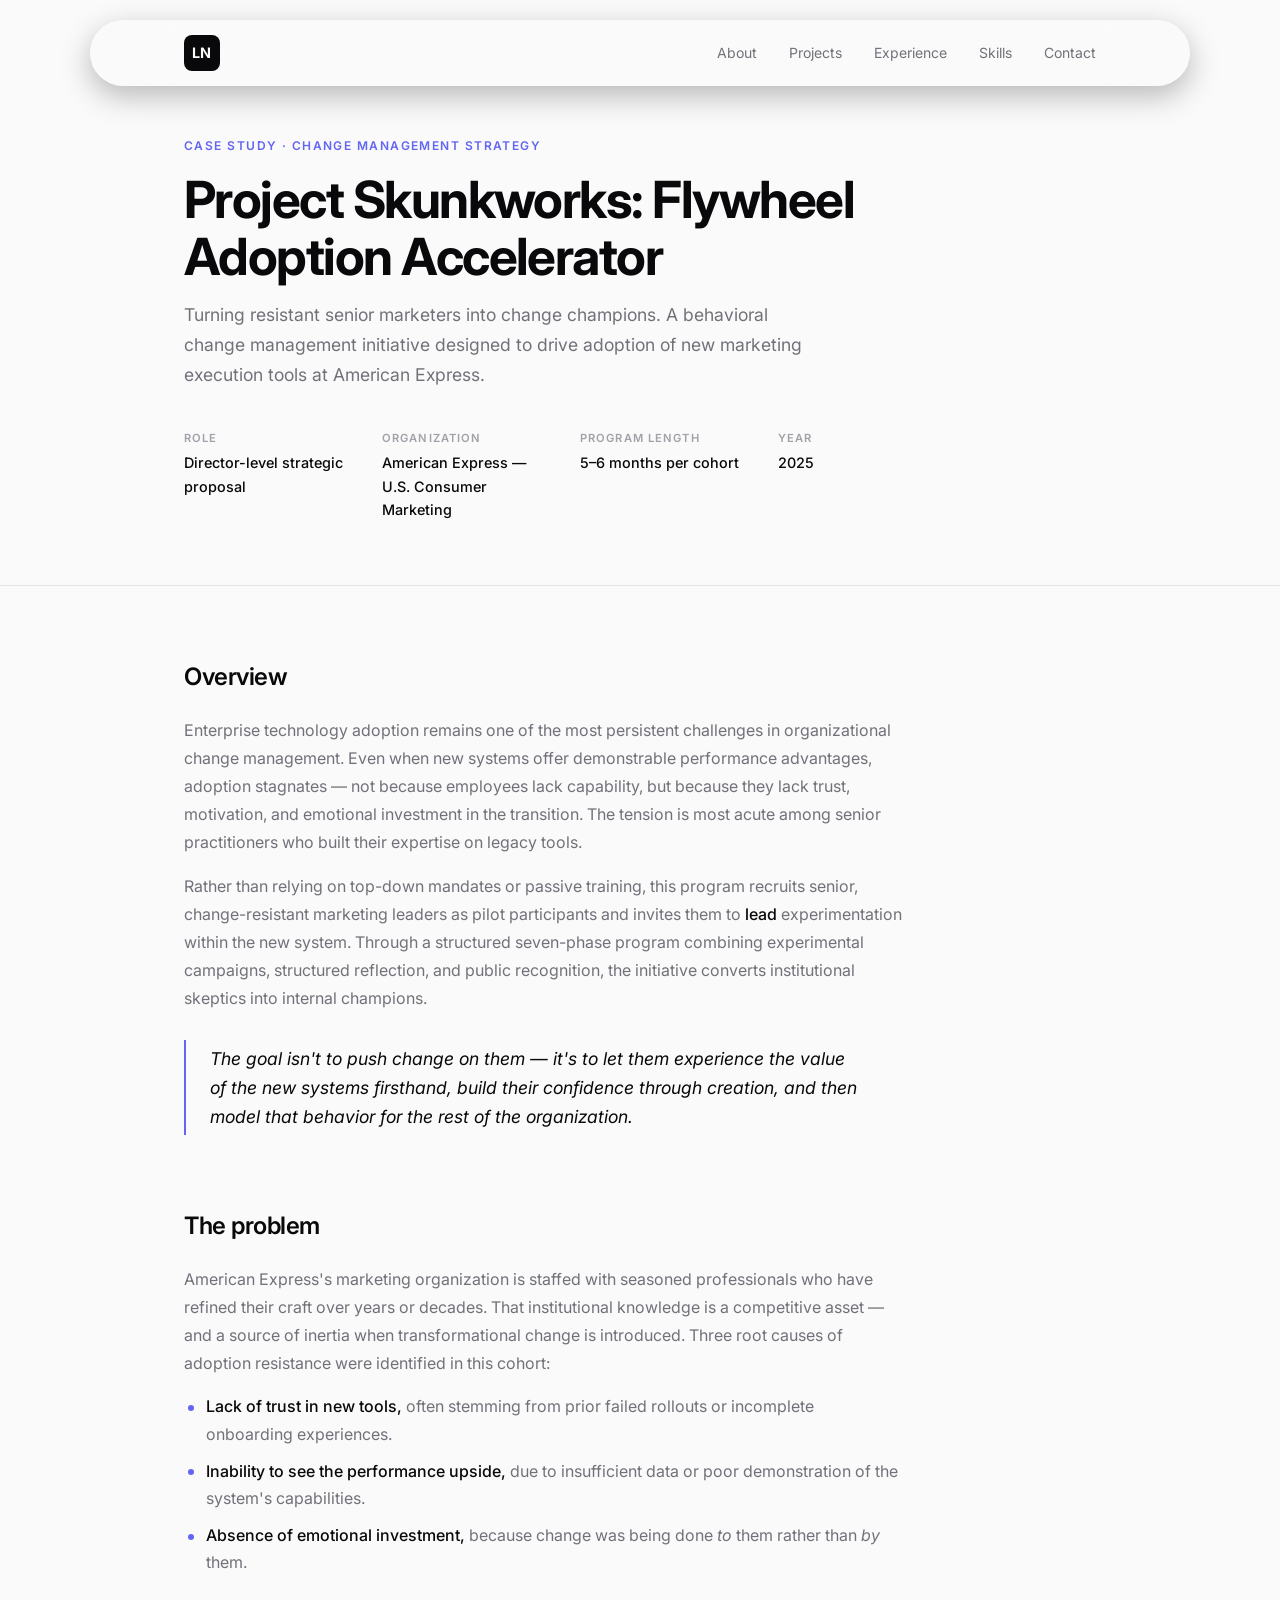
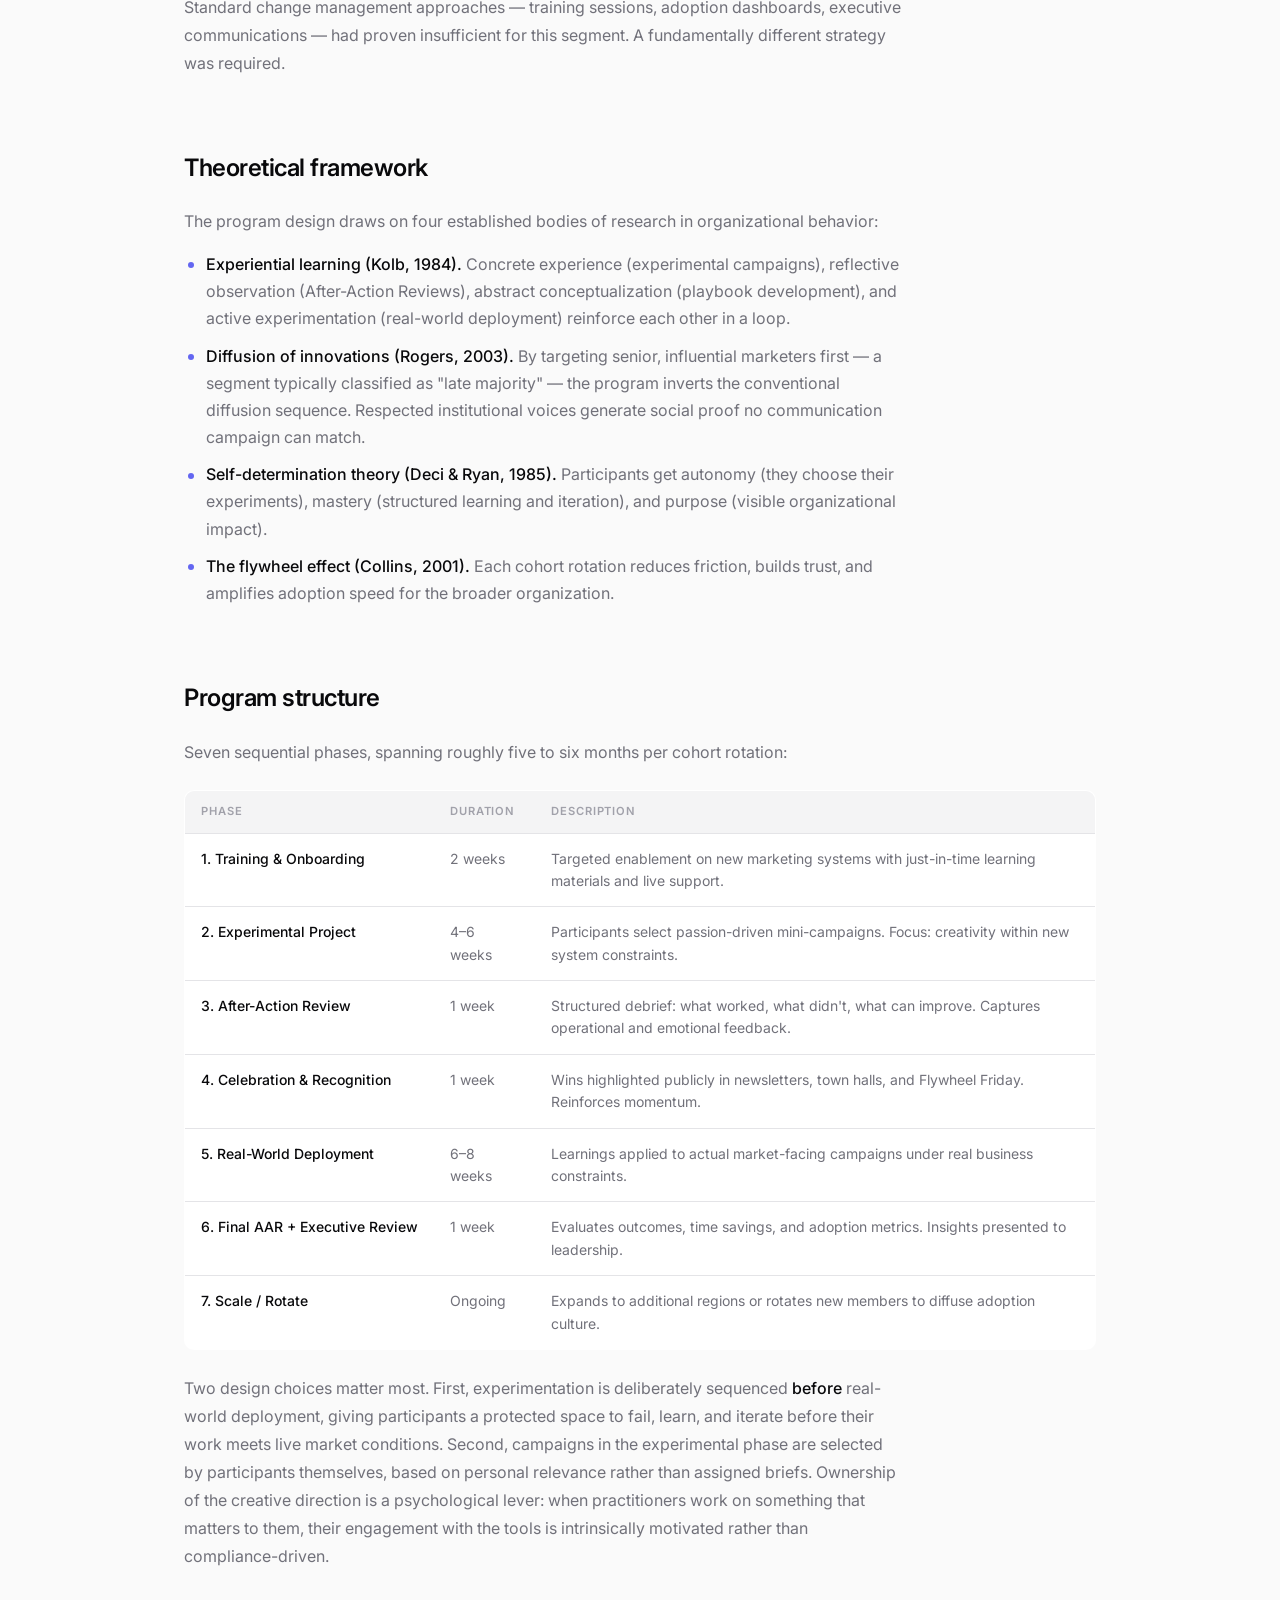
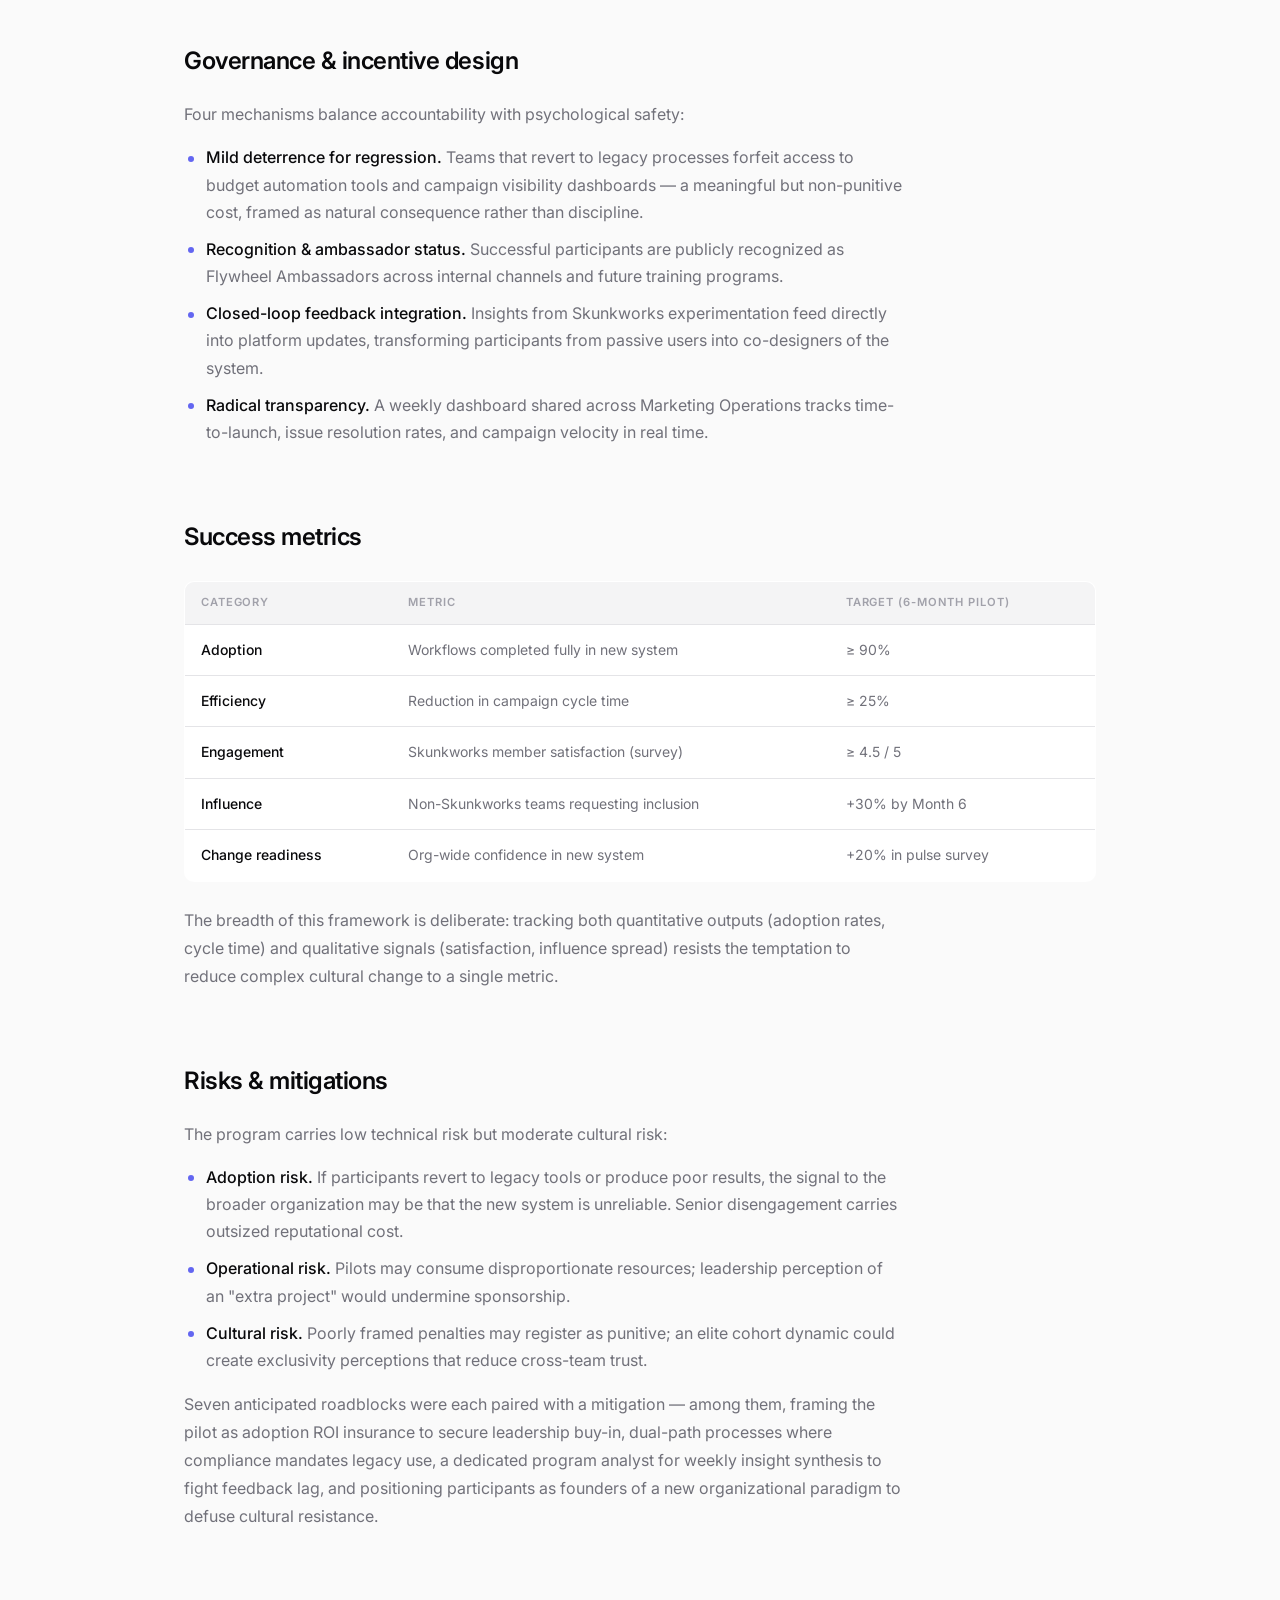
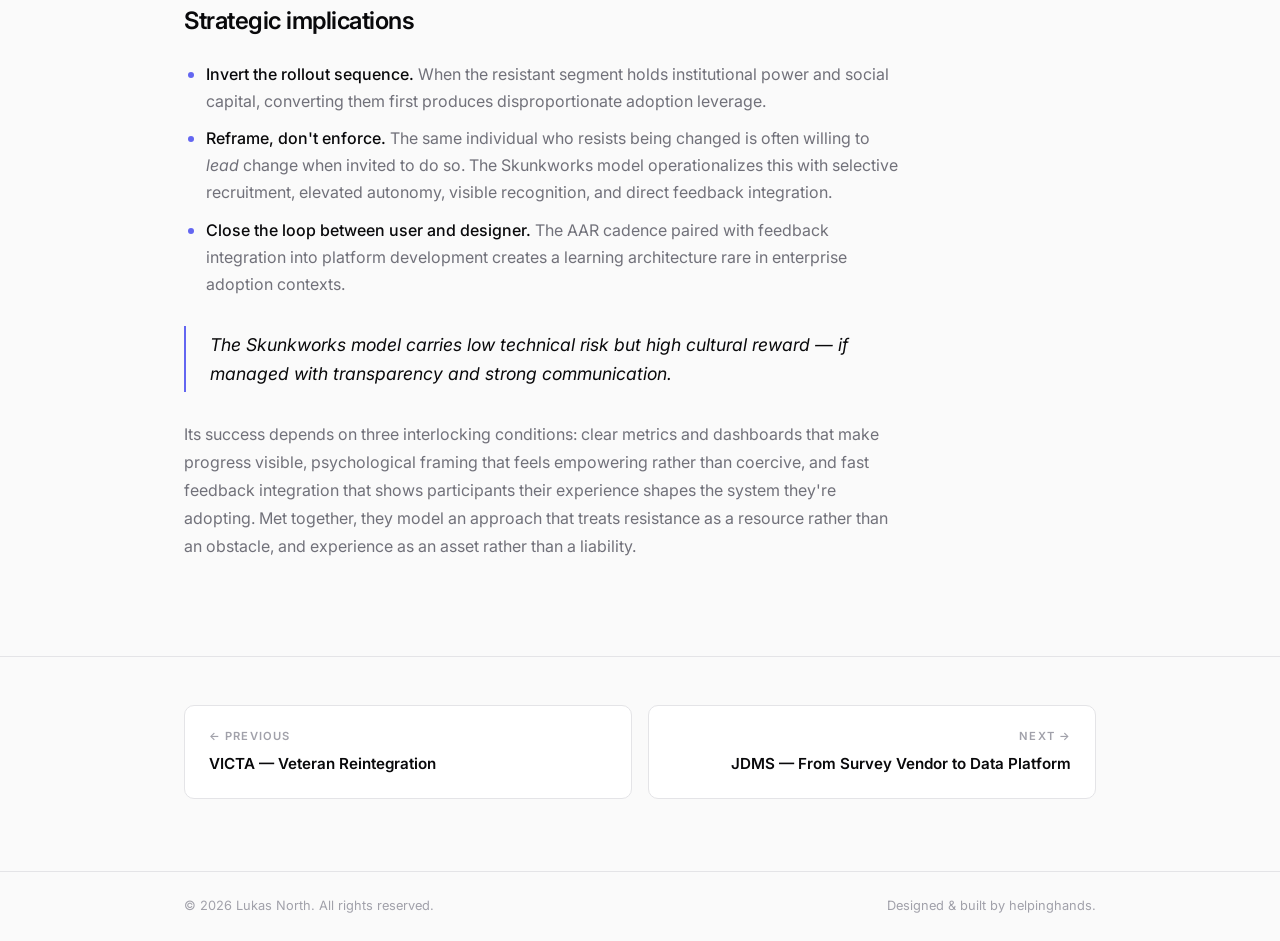
<file: skunkworks-flywheel.html>
<!DOCTYPE html>
<html lang="en">
<head>
  <meta charset="UTF-8" />
  <meta name="viewport" content="width=device-width, initial-scale=1.0" />
  <title>Project Skunkworks — Flywheel Adoption Accelerator | Lukas North</title>
  <meta name="description" content="Case study: a behavioral change management program turning resistant senior marketers into change champions at American Express." />
  <link rel="preconnect" href="https://fonts.googleapis.com" />
  <link rel="preconnect" href="https://fonts.gstatic.com" crossorigin />
  <link href="https://fonts.googleapis.com/css2?family=Inter:wght@300;400;500;600;700&display=swap" rel="stylesheet" />
  <link rel="stylesheet" href="../css/style.css" />
</head>
<body>

  <!-- ─── NAV ─── -->
  <header class="nav" id="nav">
    <div class="container nav__inner">
      <a href="../index.html" class="nav__logo">LN</a>
      <nav class="nav__links" id="navLinks">
        <a href="../index.html#about">About</a>
        <a href="../index.html#projects">Projects</a>
        <a href="../index.html#experience">Experience</a>
        <a href="../index.html#skills">Skills</a>
        <a href="../index.html#contact">Contact</a>
      </nav>
      <button class="nav__burger" id="burger" aria-label="Toggle menu">
        <span></span><span></span><span></span>
      </button>
    </div>
  </header>

  <!-- ─── CASE HERO ─── -->
  <section class="case-hero">
    <div class="container">
      <p class="case-hero__kicker reveal">Case Study · Change Management Strategy</p>
      <h1 class="case-hero__title reveal">Project Skunkworks: Flywheel Adoption Accelerator</h1>
      <p class="case-hero__dek reveal">
        Turning resistant senior marketers into change champions. A behavioral change management
        initiative designed to drive adoption of new marketing execution tools at American Express.
      </p>
      <dl class="case-meta reveal">
        <div class="case-meta__item"><dt>Role</dt><dd>Director-level strategic proposal</dd></div>
        <div class="case-meta__item"><dt>Organization</dt><dd>American Express — U.S. Consumer Marketing</dd></div>
        <div class="case-meta__item"><dt>Program length</dt><dd>5–6 months per cohort</dd></div>
        <div class="case-meta__item"><dt>Year</dt><dd>2025</dd></div>
      </dl>
    </div>
  </section>

  <!-- ─── BODY ─── -->
  <div class="case-body">
    <div class="container">

      <section class="case-section reveal">
        <h2>Overview</h2>
        <p>
          Enterprise technology adoption remains one of the most persistent challenges in
          organizational change management. Even when new systems offer demonstrable performance
          advantages, adoption stagnates — not because employees lack capability, but because they
          lack trust, motivation, and emotional investment in the transition. The tension is most
          acute among senior practitioners who built their expertise on legacy tools.
        </p>
        <p>
          Rather than relying on top-down mandates or passive training, this program recruits
          senior, change-resistant marketing leaders as pilot participants and invites them to
          <strong>lead</strong> experimentation within the new system. Through a structured
          seven-phase program combining experimental campaigns, structured reflection, and public
          recognition, the initiative converts institutional skeptics into internal champions.
        </p>
        <blockquote class="case-quote">
          <p>The goal isn't to push change on them — it's to let them experience the value of the
          new systems firsthand, build their confidence through creation, and then model that
          behavior for the rest of the organization.</p>
        </blockquote>
      </section>

      <section class="case-section reveal">
        <h2>The problem</h2>
        <p>
          American Express's marketing organization is staffed with seasoned professionals who have
          refined their craft over years or decades. That institutional knowledge is a competitive
          asset — and a source of inertia when transformational change is introduced. Three root
          causes of adoption resistance were identified in this cohort:
        </p>
        <ul>
          <li><strong>Lack of trust in new tools,</strong> often stemming from prior failed rollouts or incomplete onboarding experiences.</li>
          <li><strong>Inability to see the performance upside,</strong> due to insufficient data or poor demonstration of the system's capabilities.</li>
          <li><strong>Absence of emotional investment,</strong> because change was being done <em>to</em> them rather than <em>by</em> them.</li>
        </ul>
        <p>
          Standard change management approaches — training sessions, adoption dashboards, executive
          communications — had proven insufficient for this segment. A fundamentally different
          strategy was required.
        </p>
      </section>

      <section class="case-section reveal">
        <h2>Theoretical framework</h2>
        <p>The program design draws on four established bodies of research in organizational behavior:</p>
        <ul>
          <li><strong>Experiential learning (Kolb, 1984).</strong> Concrete experience (experimental campaigns), reflective observation (After-Action Reviews), abstract conceptualization (playbook development), and active experimentation (real-world deployment) reinforce each other in a loop.</li>
          <li><strong>Diffusion of innovations (Rogers, 2003).</strong> By targeting senior, influential marketers first — a segment typically classified as "late majority" — the program inverts the conventional diffusion sequence. Respected institutional voices generate social proof no communication campaign can match.</li>
          <li><strong>Self-determination theory (Deci &amp; Ryan, 1985).</strong> Participants get autonomy (they choose their experiments), mastery (structured learning and iteration), and purpose (visible organizational impact).</li>
          <li><strong>The flywheel effect (Collins, 2001).</strong> Each cohort rotation reduces friction, builds trust, and amplifies adoption speed for the broader organization.</li>
        </ul>
      </section>

      <section class="case-section reveal">
        <h2>Program structure</h2>
        <p>Seven sequential phases, spanning roughly five to six months per cohort rotation:</p>
        <div class="cs-table-wrap">
          <table class="cs-table">
            <thead><tr><th>Phase</th><th>Duration</th><th>Description</th></tr></thead>
            <tbody>
              <tr><td>1. Training &amp; Onboarding</td><td>2 weeks</td><td>Targeted enablement on new marketing systems with just-in-time learning materials and live support.</td></tr>
              <tr><td>2. Experimental Project</td><td>4–6 weeks</td><td>Participants select passion-driven mini-campaigns. Focus: creativity within new system constraints.</td></tr>
              <tr><td>3. After-Action Review</td><td>1 week</td><td>Structured debrief: what worked, what didn't, what can improve. Captures operational and emotional feedback.</td></tr>
              <tr><td>4. Celebration &amp; Recognition</td><td>1 week</td><td>Wins highlighted publicly in newsletters, town halls, and Flywheel Friday. Reinforces momentum.</td></tr>
              <tr><td>5. Real-World Deployment</td><td>6–8 weeks</td><td>Learnings applied to actual market-facing campaigns under real business constraints.</td></tr>
              <tr><td>6. Final AAR + Executive Review</td><td>1 week</td><td>Evaluates outcomes, time savings, and adoption metrics. Insights presented to leadership.</td></tr>
              <tr><td>7. Scale / Rotate</td><td>Ongoing</td><td>Expands to additional regions or rotates new members to diffuse adoption culture.</td></tr>
            </tbody>
          </table>
        </div>
        <p>
          Two design choices matter most. First, experimentation is deliberately sequenced
          <strong>before</strong> real-world deployment, giving participants a protected space to
          fail, learn, and iterate before their work meets live market conditions. Second,
          campaigns in the experimental phase are selected by participants themselves, based on
          personal relevance rather than assigned briefs. Ownership of the creative direction is a
          psychological lever: when practitioners work on something that matters to them, their
          engagement with the tools is intrinsically motivated rather than compliance-driven.
        </p>
      </section>

      <section class="case-section reveal">
        <h2>Governance &amp; incentive design</h2>
        <p>Four mechanisms balance accountability with psychological safety:</p>
        <ul>
          <li><strong>Mild deterrence for regression.</strong> Teams that revert to legacy processes forfeit access to budget automation tools and campaign visibility dashboards — a meaningful but non-punitive cost, framed as natural consequence rather than discipline.</li>
          <li><strong>Recognition &amp; ambassador status.</strong> Successful participants are publicly recognized as Flywheel Ambassadors across internal channels and future training programs.</li>
          <li><strong>Closed-loop feedback integration.</strong> Insights from Skunkworks experimentation feed directly into platform updates, transforming participants from passive users into co-designers of the system.</li>
          <li><strong>Radical transparency.</strong> A weekly dashboard shared across Marketing Operations tracks time-to-launch, issue resolution rates, and campaign velocity in real time.</li>
        </ul>
      </section>

      <section class="case-section reveal">
        <h2>Success metrics</h2>
        <div class="cs-table-wrap">
          <table class="cs-table">
            <thead><tr><th>Category</th><th>Metric</th><th>Target (6-month pilot)</th></tr></thead>
            <tbody>
              <tr><td>Adoption</td><td>Workflows completed fully in new system</td><td>≥ 90%</td></tr>
              <tr><td>Efficiency</td><td>Reduction in campaign cycle time</td><td>≥ 25%</td></tr>
              <tr><td>Engagement</td><td>Skunkworks member satisfaction (survey)</td><td>≥ 4.5 / 5</td></tr>
              <tr><td>Influence</td><td>Non-Skunkworks teams requesting inclusion</td><td>+30% by Month 6</td></tr>
              <tr><td>Change readiness</td><td>Org-wide confidence in new system</td><td>+20% in pulse survey</td></tr>
            </tbody>
          </table>
        </div>
        <p>
          The breadth of this framework is deliberate: tracking both quantitative outputs (adoption
          rates, cycle time) and qualitative signals (satisfaction, influence spread) resists the
          temptation to reduce complex cultural change to a single metric.
        </p>
      </section>

      <section class="case-section reveal">
        <h2>Risks &amp; mitigations</h2>
        <p>The program carries low technical risk but moderate cultural risk:</p>
        <ul>
          <li><strong>Adoption risk.</strong> If participants revert to legacy tools or produce poor results, the signal to the broader organization may be that the new system is unreliable. Senior disengagement carries outsized reputational cost.</li>
          <li><strong>Operational risk.</strong> Pilots may consume disproportionate resources; leadership perception of an "extra project" would undermine sponsorship.</li>
          <li><strong>Cultural risk.</strong> Poorly framed penalties may register as punitive; an elite cohort dynamic could create exclusivity perceptions that reduce cross-team trust.</li>
        </ul>
        <p>
          Seven anticipated roadblocks were each paired with a mitigation — among them, framing the
          pilot as adoption ROI insurance to secure leadership buy-in, dual-path processes where
          compliance mandates legacy use, a dedicated program analyst for weekly insight synthesis
          to fight feedback lag, and positioning participants as founders of a new organizational
          paradigm to defuse cultural resistance.
        </p>
      </section>

      <section class="case-section reveal">
        <h2>Strategic implications</h2>
        <ul>
          <li><strong>Invert the rollout sequence.</strong> When the resistant segment holds institutional power and social capital, converting them first produces disproportionate adoption leverage.</li>
          <li><strong>Reframe, don't enforce.</strong> The same individual who resists being changed is often willing to <em>lead</em> change when invited to do so. The Skunkworks model operationalizes this with selective recruitment, elevated autonomy, visible recognition, and direct feedback integration.</li>
          <li><strong>Close the loop between user and designer.</strong> The AAR cadence paired with feedback integration into platform development creates a learning architecture rare in enterprise adoption contexts.</li>
        </ul>
        <blockquote class="case-quote">
          <p>The Skunkworks model carries low technical risk but high cultural reward — if managed
          with transparency and strong communication.</p>
        </blockquote>
        <p>
          Its success depends on three interlocking conditions: clear metrics and dashboards that
          make progress visible, psychological framing that feels empowering rather than coercive,
          and fast feedback integration that shows participants their experience shapes the system
          they're adopting. Met together, they model an approach that treats resistance as a
          resource rather than an obstacle, and experience as an asset rather than a liability.
        </p>
      </section>

    </div>
  </div>

  <!-- ─── PREV / NEXT ─── -->
  <nav class="case-pagination">
    <div class="container case-pagination__grid">
      <a href="victa.html" class="case-pagination__link">
        <span class="case-pagination__dir">← Previous</span>
        <span class="case-pagination__title">VICTA — Veteran Reintegration</span>
      </a>
      <a href="jdms.html" class="case-pagination__link case-pagination__link--next">
        <span class="case-pagination__dir">Next →</span>
        <span class="case-pagination__title">JDMS — From Survey Vendor to Data Platform</span>
      </a>
    </div>
  </nav>

  <!-- ─── FOOTER ─── -->
  <footer class="footer">
    <div class="container footer__inner">
      <span>© 2026 Lukas North. All rights reserved.</span>
      <span>Designed &amp; built by helpinghands.</span>
    </div>
  </footer>

  <script src="../js/main.js"></script>
</body>
</html>
</file>
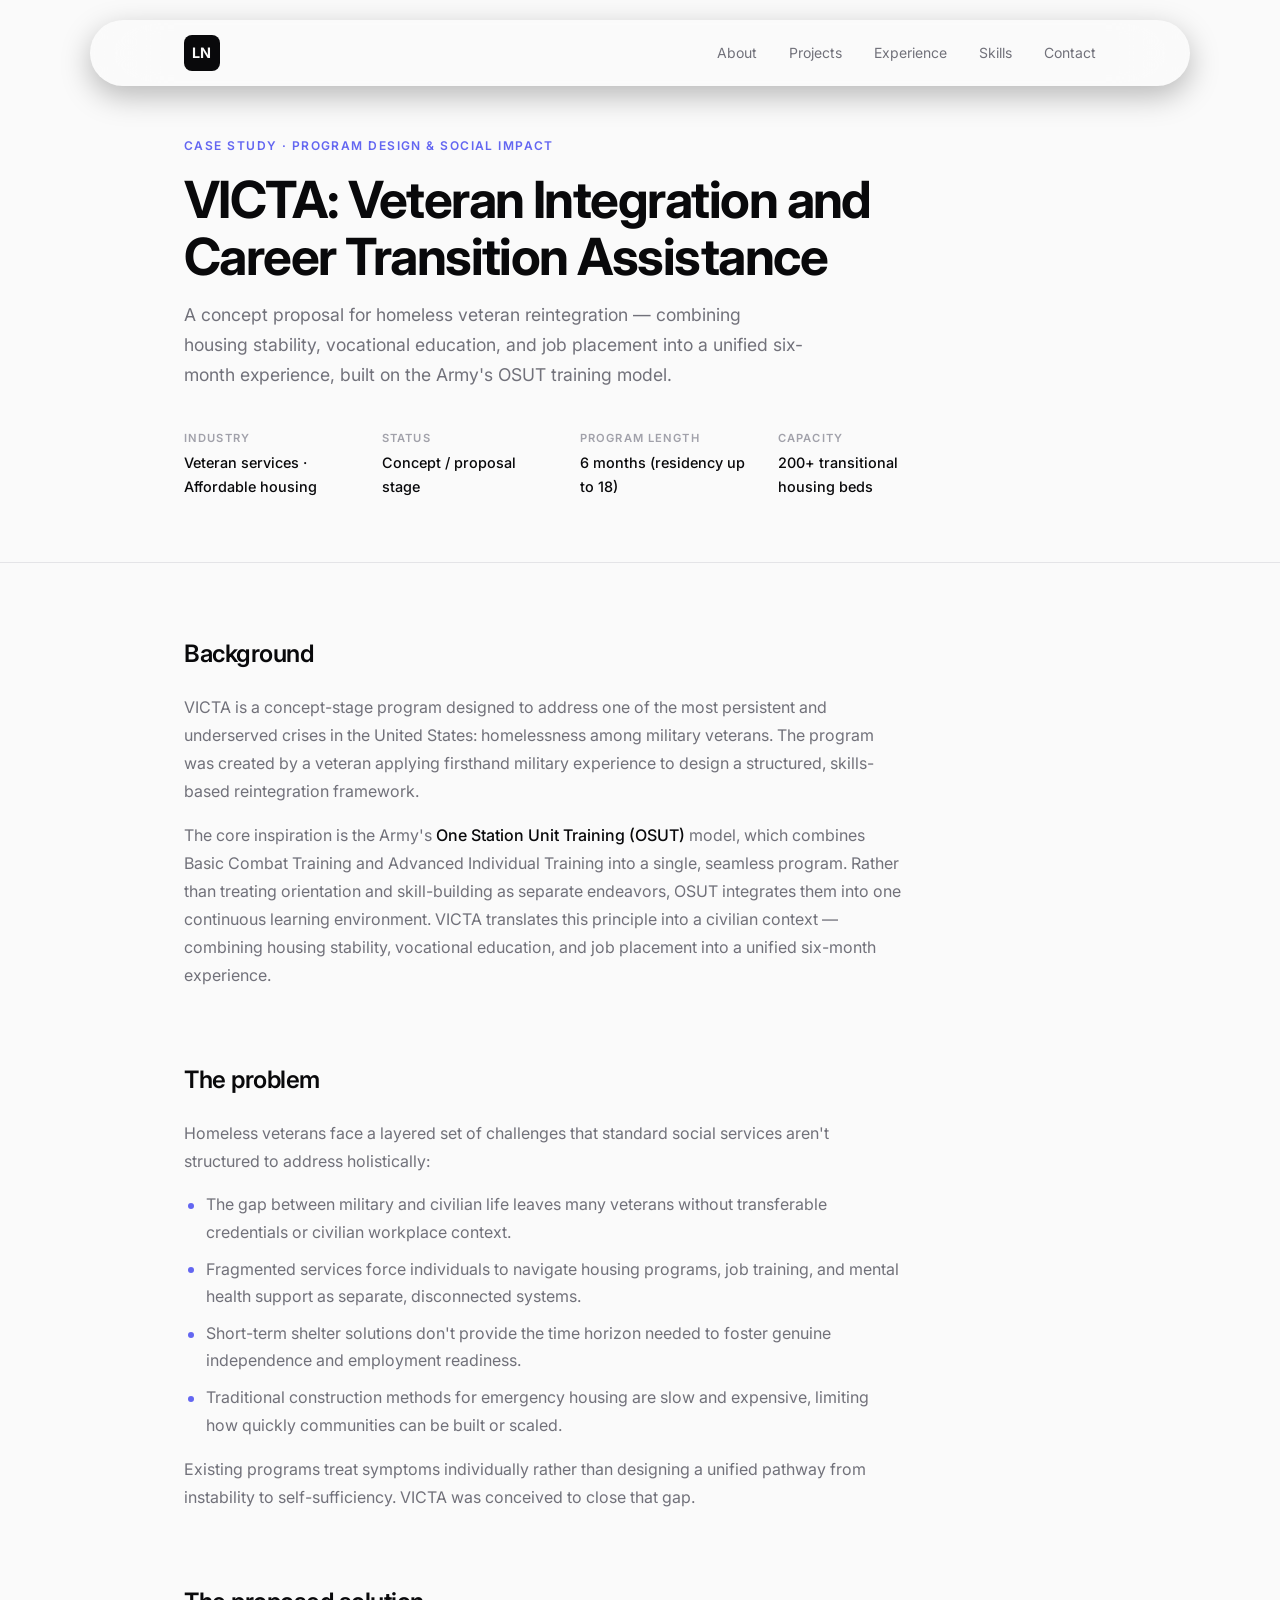
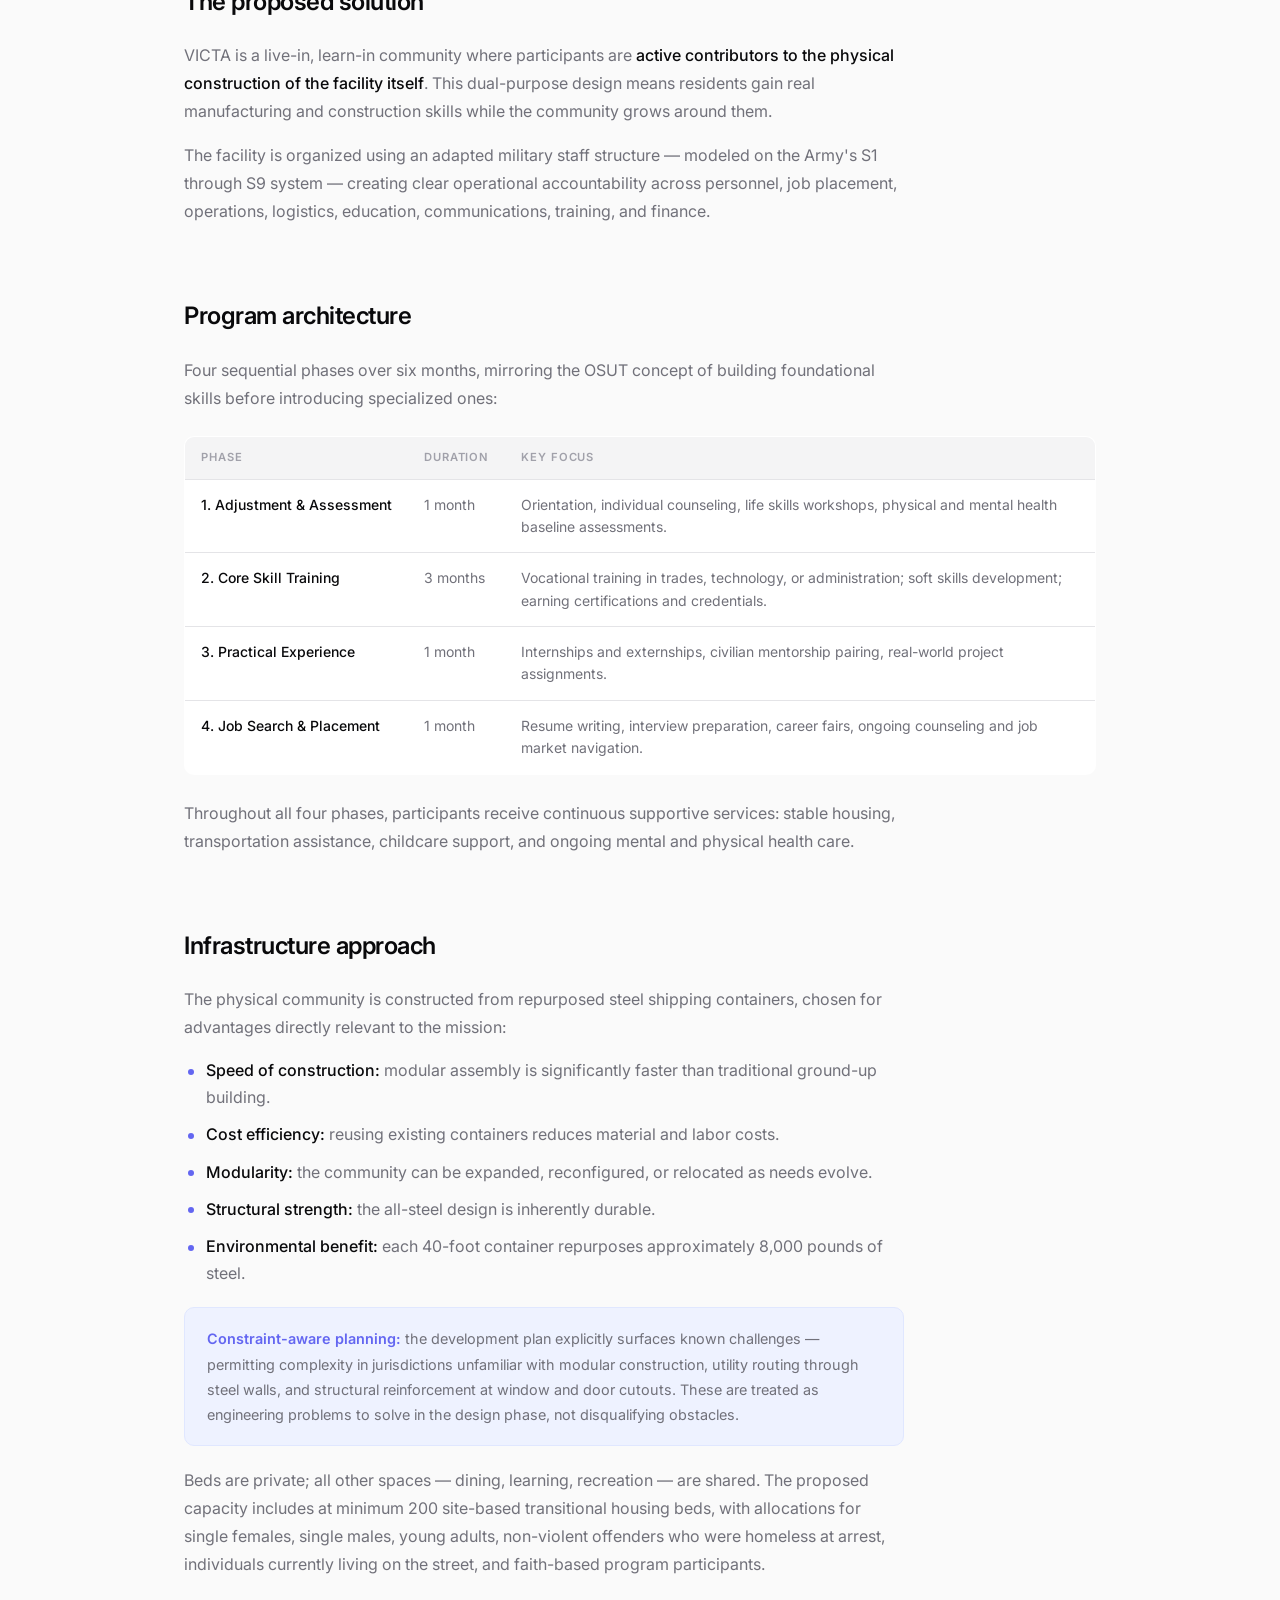
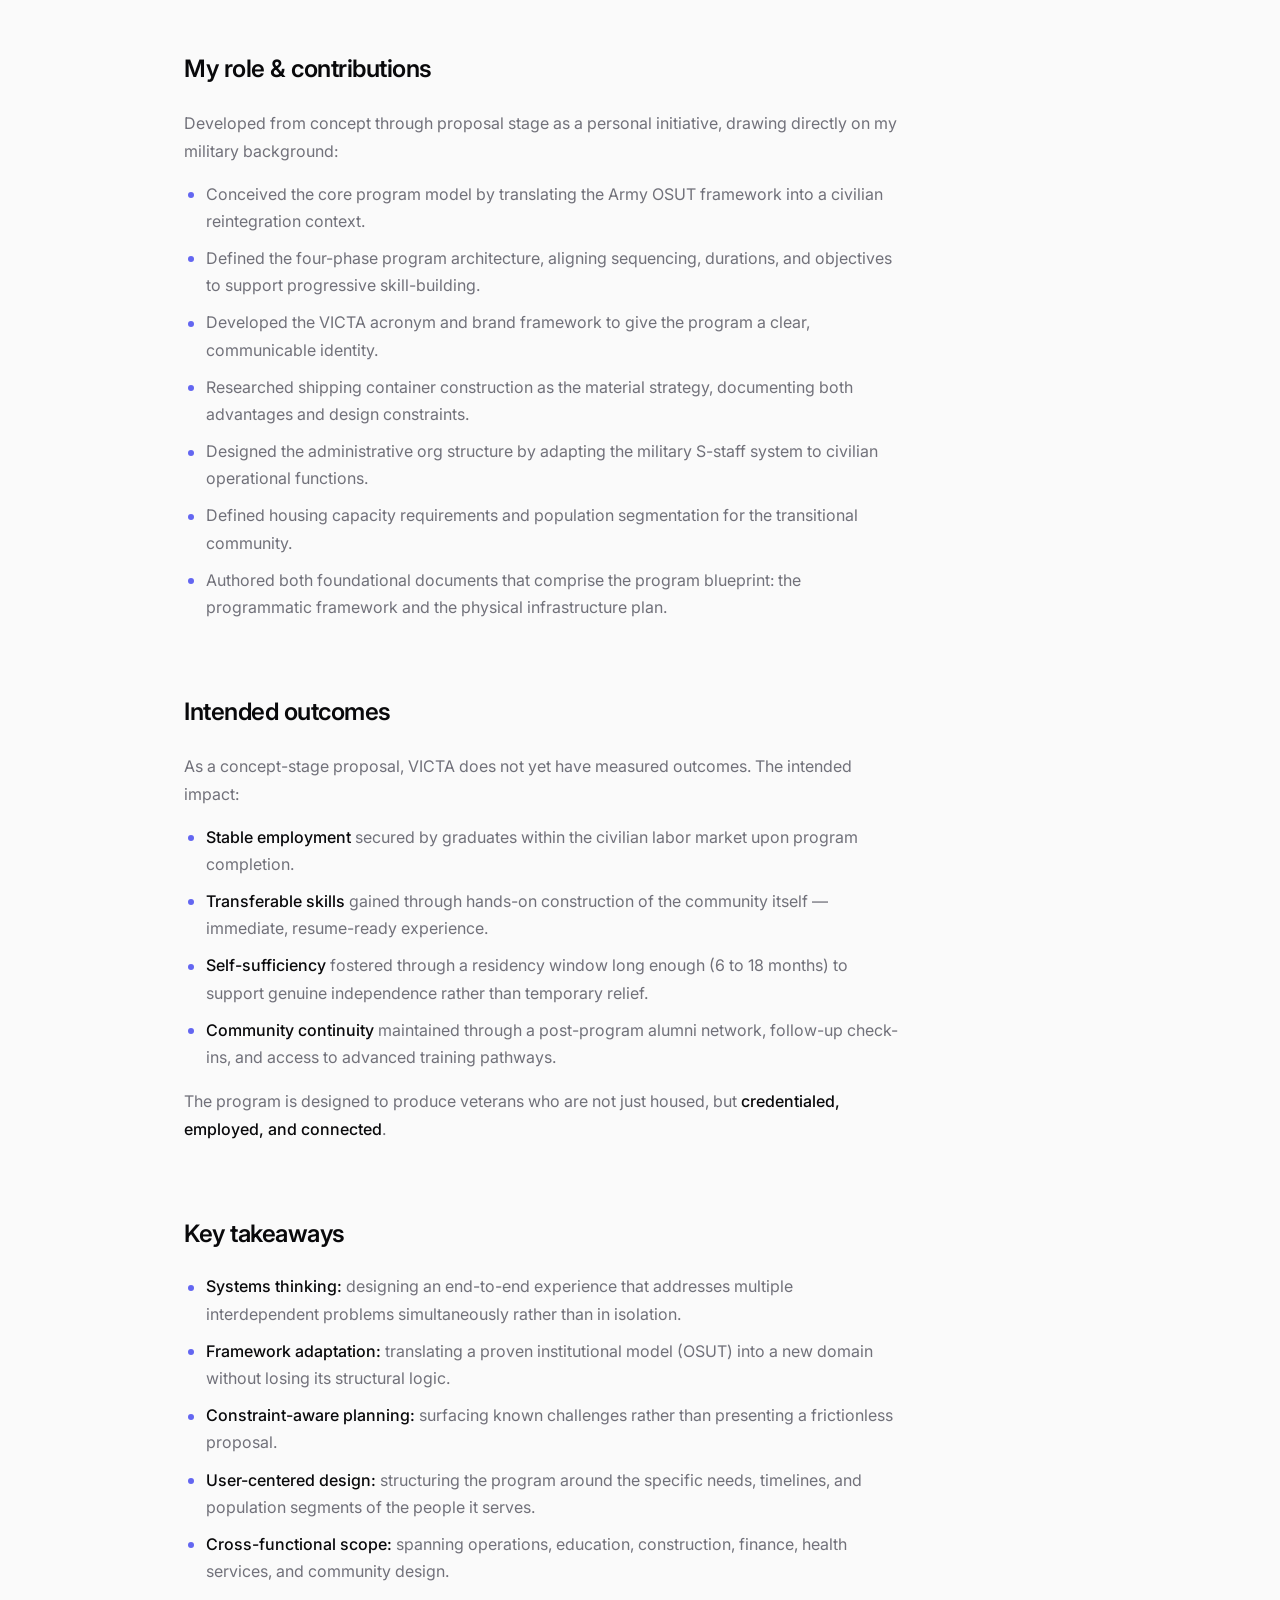
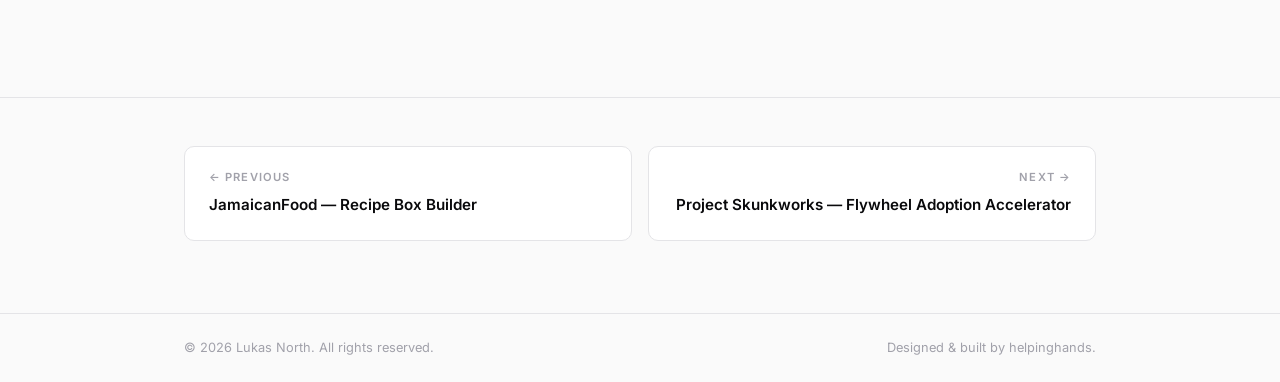
<file: victa.html>
<!DOCTYPE html>
<html lang="en">
<head>
  <meta charset="UTF-8" />
  <meta name="viewport" content="width=device-width, initial-scale=1.0" />
  <title>VICTA — Veteran Integration and Career Transition Assistance | Lukas North</title>
  <meta name="description" content="Case study: a concept proposal for homeless veteran reintegration combining housing, vocational training, and job placement in one six-month program." />
  <link rel="preconnect" href="https://fonts.googleapis.com" />
  <link rel="preconnect" href="https://fonts.gstatic.com" crossorigin />
  <link href="https://fonts.googleapis.com/css2?family=Inter:wght@300;400;500;600;700&display=swap" rel="stylesheet" />
  <link rel="stylesheet" href="../css/style.css" />
</head>
<body>

  <!-- ─── NAV ─── -->
  <header class="nav" id="nav">
    <div class="container nav__inner">
      <a href="../index.html" class="nav__logo">LN</a>
      <nav class="nav__links" id="navLinks">
        <a href="../index.html#about">About</a>
        <a href="../index.html#projects">Projects</a>
        <a href="../index.html#experience">Experience</a>
        <a href="../index.html#skills">Skills</a>
        <a href="../index.html#contact">Contact</a>
      </nav>
      <button class="nav__burger" id="burger" aria-label="Toggle menu">
        <span></span><span></span><span></span>
      </button>
    </div>
  </header>

  <!-- ─── CASE HERO ─── -->
  <section class="case-hero">
    <div class="container">
      <p class="case-hero__kicker reveal">Case Study · Program Design &amp; Social Impact</p>
      <h1 class="case-hero__title reveal">VICTA: Veteran Integration and Career Transition Assistance</h1>
      <p class="case-hero__dek reveal">
        A concept proposal for homeless veteran reintegration — combining housing stability,
        vocational education, and job placement into a unified six-month experience, built on the
        Army's OSUT training model.
      </p>
      <dl class="case-meta reveal">
        <div class="case-meta__item"><dt>Industry</dt><dd>Veteran services · Affordable housing</dd></div>
        <div class="case-meta__item"><dt>Status</dt><dd>Concept / proposal stage</dd></div>
        <div class="case-meta__item"><dt>Program length</dt><dd>6 months (residency up to 18)</dd></div>
        <div class="case-meta__item"><dt>Capacity</dt><dd>200+ transitional housing beds</dd></div>
      </dl>
    </div>
  </section>

  <!-- ─── BODY ─── -->
  <div class="case-body">
    <div class="container">

      <section class="case-section reveal">
        <h2>Background</h2>
        <p>
          VICTA is a concept-stage program designed to address one of the most persistent and
          underserved crises in the United States: homelessness among military veterans. The
          program was created by a veteran applying firsthand military experience to design a
          structured, skills-based reintegration framework.
        </p>
        <p>
          The core inspiration is the Army's <strong>One Station Unit Training (OSUT)</strong>
          model, which combines Basic Combat Training and Advanced Individual Training into a
          single, seamless program. Rather than treating orientation and skill-building as separate
          endeavors, OSUT integrates them into one continuous learning environment. VICTA
          translates this principle into a civilian context — combining housing stability,
          vocational education, and job placement into a unified six-month experience.
        </p>
      </section>

      <section class="case-section reveal">
        <h2>The problem</h2>
        <p>
          Homeless veterans face a layered set of challenges that standard social services aren't
          structured to address holistically:
        </p>
        <ul>
          <li>The gap between military and civilian life leaves many veterans without transferable credentials or civilian workplace context.</li>
          <li>Fragmented services force individuals to navigate housing programs, job training, and mental health support as separate, disconnected systems.</li>
          <li>Short-term shelter solutions don't provide the time horizon needed to foster genuine independence and employment readiness.</li>
          <li>Traditional construction methods for emergency housing are slow and expensive, limiting how quickly communities can be built or scaled.</li>
        </ul>
        <p>
          Existing programs treat symptoms individually rather than designing a unified pathway
          from instability to self-sufficiency. VICTA was conceived to close that gap.
        </p>
      </section>

      <section class="case-section reveal">
        <h2>The proposed solution</h2>
        <p>
          VICTA is a live-in, learn-in community where participants are <strong>active
          contributors to the physical construction of the facility itself</strong>. This
          dual-purpose design means residents gain real manufacturing and construction skills while
          the community grows around them.
        </p>
        <p>
          The facility is organized using an adapted military staff structure — modeled on the
          Army's S1 through S9 system — creating clear operational accountability across personnel,
          job placement, operations, logistics, education, communications, training, and finance.
        </p>
      </section>

      <section class="case-section reveal">
        <h2>Program architecture</h2>
        <p>
          Four sequential phases over six months, mirroring the OSUT concept of building
          foundational skills before introducing specialized ones:
        </p>
        <div class="cs-table-wrap">
          <table class="cs-table">
            <thead><tr><th>Phase</th><th>Duration</th><th>Key focus</th></tr></thead>
            <tbody>
              <tr><td>1. Adjustment &amp; Assessment</td><td>1 month</td><td>Orientation, individual counseling, life skills workshops, physical and mental health baseline assessments.</td></tr>
              <tr><td>2. Core Skill Training</td><td>3 months</td><td>Vocational training in trades, technology, or administration; soft skills development; earning certifications and credentials.</td></tr>
              <tr><td>3. Practical Experience</td><td>1 month</td><td>Internships and externships, civilian mentorship pairing, real-world project assignments.</td></tr>
              <tr><td>4. Job Search &amp; Placement</td><td>1 month</td><td>Resume writing, interview preparation, career fairs, ongoing counseling and job market navigation.</td></tr>
            </tbody>
          </table>
        </div>
        <p>
          Throughout all four phases, participants receive continuous supportive services: stable
          housing, transportation assistance, childcare support, and ongoing mental and physical
          health care.
        </p>
      </section>

      <section class="case-section reveal">
        <h2>Infrastructure approach</h2>
        <p>
          The physical community is constructed from repurposed steel shipping containers, chosen
          for advantages directly relevant to the mission:
        </p>
        <ul>
          <li><strong>Speed of construction:</strong> modular assembly is significantly faster than traditional ground-up building.</li>
          <li><strong>Cost efficiency:</strong> reusing existing containers reduces material and labor costs.</li>
          <li><strong>Modularity:</strong> the community can be expanded, reconfigured, or relocated as needs evolve.</li>
          <li><strong>Structural strength:</strong> the all-steel design is inherently durable.</li>
          <li><strong>Environmental benefit:</strong> each 40-foot container repurposes approximately 8,000 pounds of steel.</li>
        </ul>
        <div class="case-callout">
          <p><strong>Constraint-aware planning:</strong> the development plan explicitly surfaces
          known challenges — permitting complexity in jurisdictions unfamiliar with modular
          construction, utility routing through steel walls, and structural reinforcement at window
          and door cutouts. These are treated as engineering problems to solve in the design phase,
          not disqualifying obstacles.</p>
        </div>
        <p>
          Beds are private; all other spaces — dining, learning, recreation — are shared. The
          proposed capacity includes at minimum 200 site-based transitional housing beds, with
          allocations for single females, single males, young adults, non-violent offenders who
          were homeless at arrest, individuals currently living on the street, and faith-based
          program participants.
        </p>
      </section>

      <section class="case-section reveal">
        <h2>My role &amp; contributions</h2>
        <p>
          Developed from concept through proposal stage as a personal initiative, drawing directly
          on my military background:
        </p>
        <ul>
          <li>Conceived the core program model by translating the Army OSUT framework into a civilian reintegration context.</li>
          <li>Defined the four-phase program architecture, aligning sequencing, durations, and objectives to support progressive skill-building.</li>
          <li>Developed the VICTA acronym and brand framework to give the program a clear, communicable identity.</li>
          <li>Researched shipping container construction as the material strategy, documenting both advantages and design constraints.</li>
          <li>Designed the administrative org structure by adapting the military S-staff system to civilian operational functions.</li>
          <li>Defined housing capacity requirements and population segmentation for the transitional community.</li>
          <li>Authored both foundational documents that comprise the program blueprint: the programmatic framework and the physical infrastructure plan.</li>
        </ul>
      </section>

      <section class="case-section reveal">
        <h2>Intended outcomes</h2>
        <p>As a concept-stage proposal, VICTA does not yet have measured outcomes. The intended impact:</p>
        <ul>
          <li><strong>Stable employment</strong> secured by graduates within the civilian labor market upon program completion.</li>
          <li><strong>Transferable skills</strong> gained through hands-on construction of the community itself — immediate, resume-ready experience.</li>
          <li><strong>Self-sufficiency</strong> fostered through a residency window long enough (6 to 18 months) to support genuine independence rather than temporary relief.</li>
          <li><strong>Community continuity</strong> maintained through a post-program alumni network, follow-up check-ins, and access to advanced training pathways.</li>
        </ul>
        <p>
          The program is designed to produce veterans who are not just housed, but
          <strong>credentialed, employed, and connected</strong>.
        </p>
      </section>

      <section class="case-section reveal">
        <h2>Key takeaways</h2>
        <ul>
          <li><strong>Systems thinking:</strong> designing an end-to-end experience that addresses multiple interdependent problems simultaneously rather than in isolation.</li>
          <li><strong>Framework adaptation:</strong> translating a proven institutional model (OSUT) into a new domain without losing its structural logic.</li>
          <li><strong>Constraint-aware planning:</strong> surfacing known challenges rather than presenting a frictionless proposal.</li>
          <li><strong>User-centered design:</strong> structuring the program around the specific needs, timelines, and population segments of the people it serves.</li>
          <li><strong>Cross-functional scope:</strong> spanning operations, education, construction, finance, health services, and community design.</li>
        </ul>
      </section>

    </div>
  </div>

  <!-- ─── PREV / NEXT ─── -->
  <nav class="case-pagination">
    <div class="container case-pagination__grid">
      <a href="jamaicanfood.html" class="case-pagination__link">
        <span class="case-pagination__dir">← Previous</span>
        <span class="case-pagination__title">JamaicanFood — Recipe Box Builder</span>
      </a>
      <a href="skunkworks-flywheel.html" class="case-pagination__link case-pagination__link--next">
        <span class="case-pagination__dir">Next →</span>
        <span class="case-pagination__title">Project Skunkworks — Flywheel Adoption Accelerator</span>
      </a>
    </div>
  </nav>

  <!-- ─── FOOTER ─── -->
  <footer class="footer">
    <div class="container footer__inner">
      <span>© 2026 Lukas North. All rights reserved.</span>
      <span>Designed &amp; built by helpinghands.</span>
    </div>
  </footer>

  <script src="../js/main.js"></script>
</body>
</html>
</file>
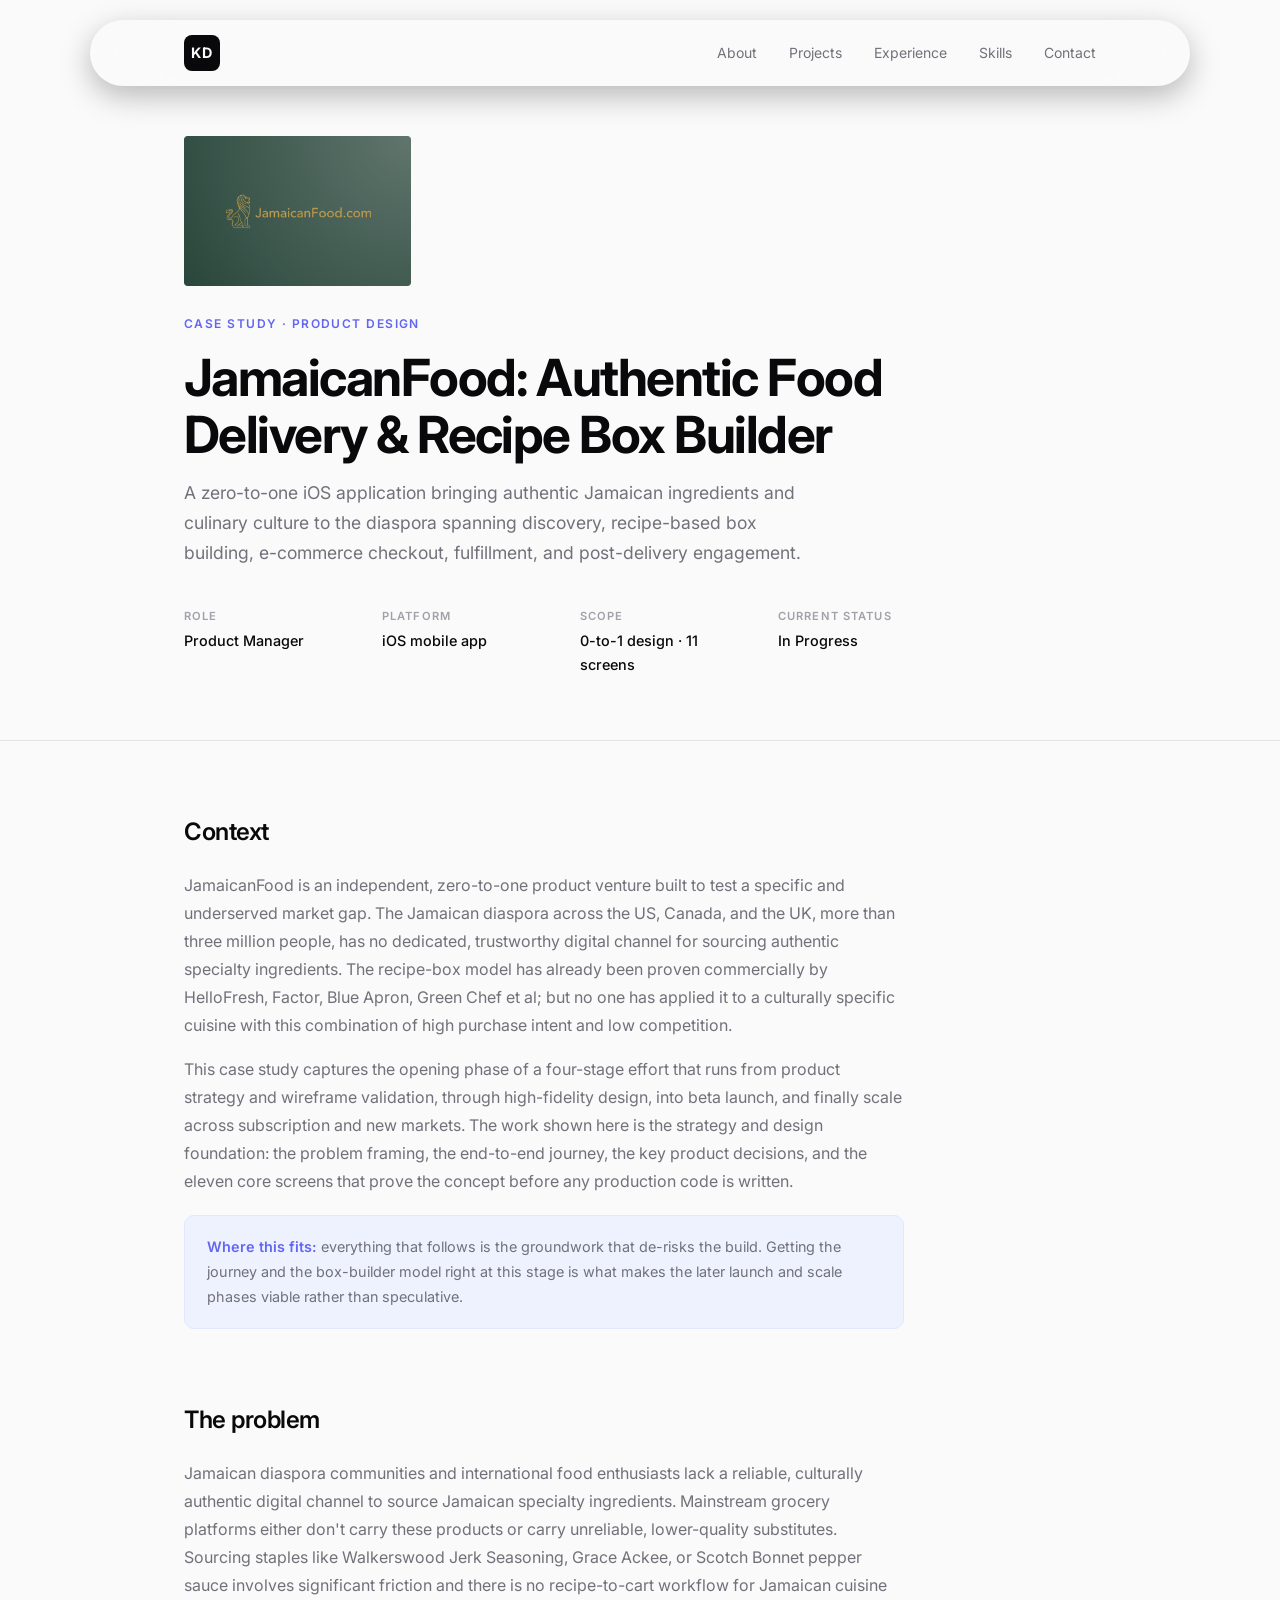
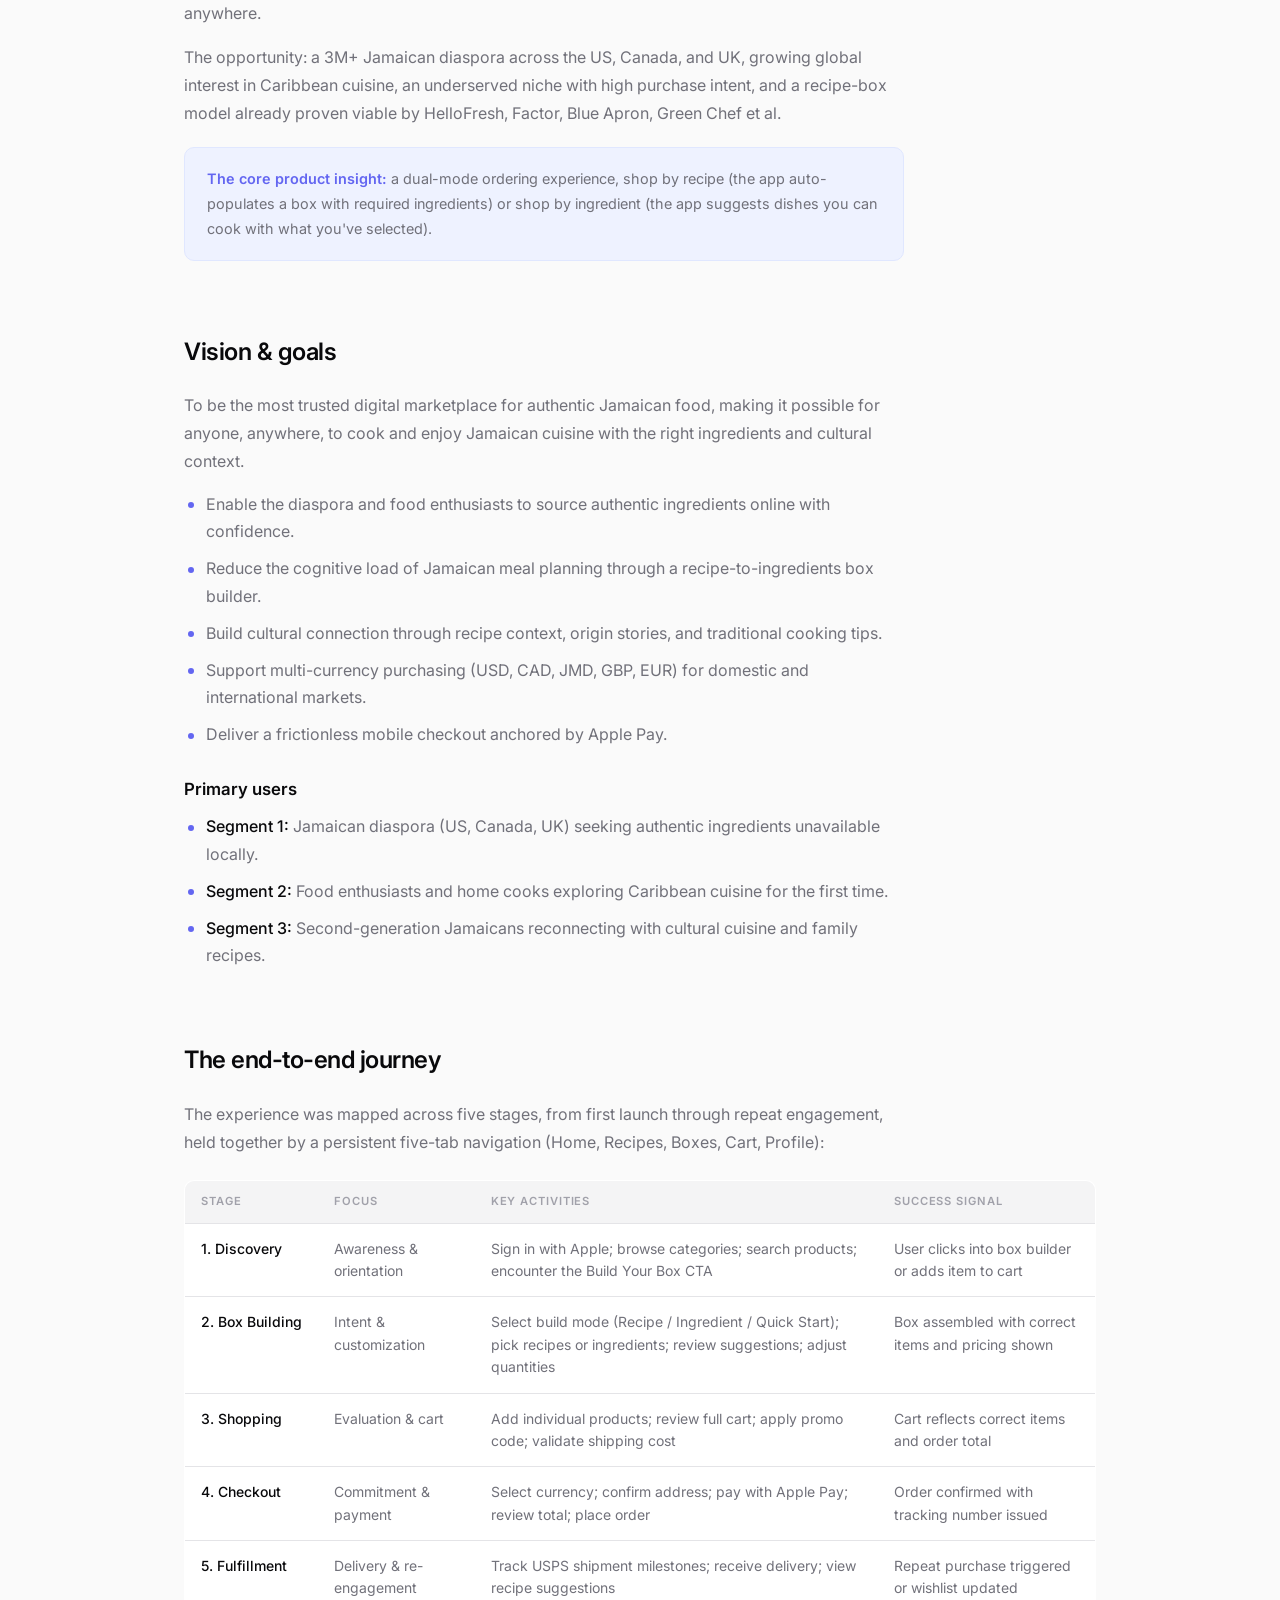
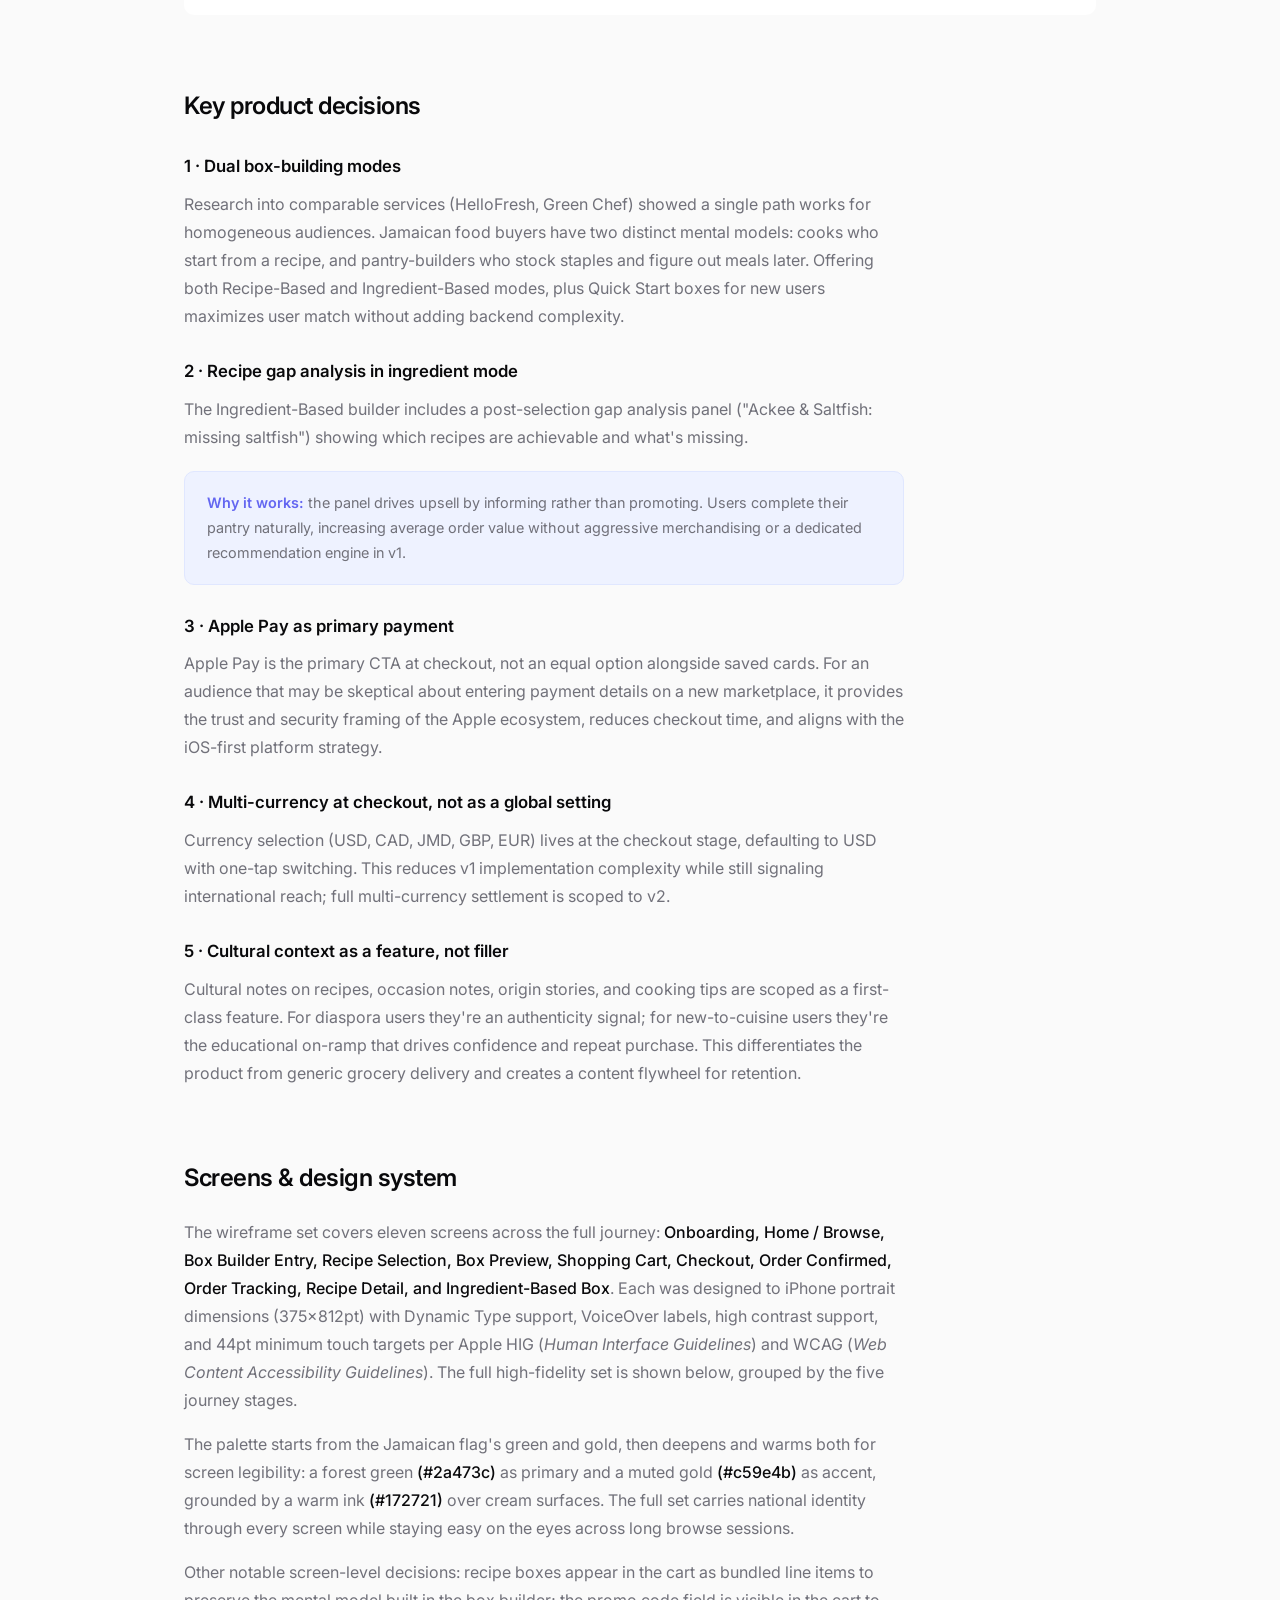
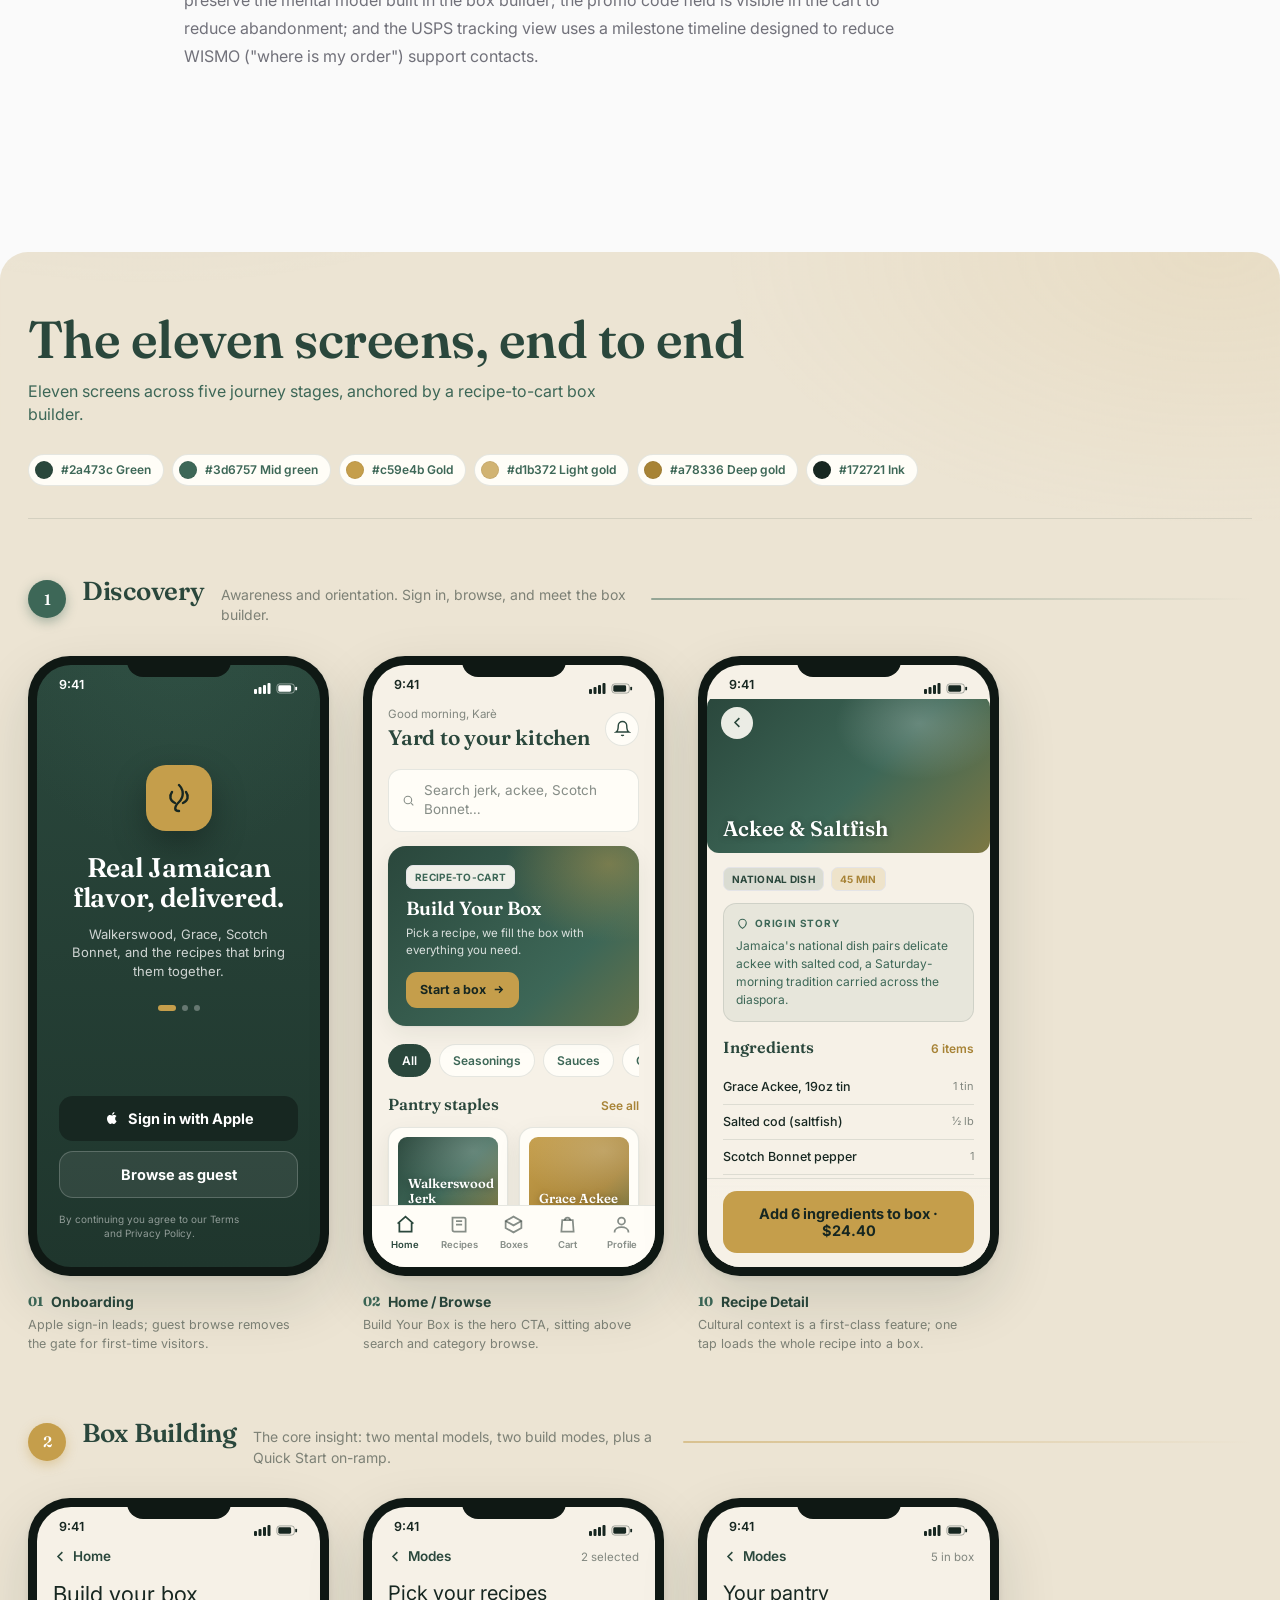
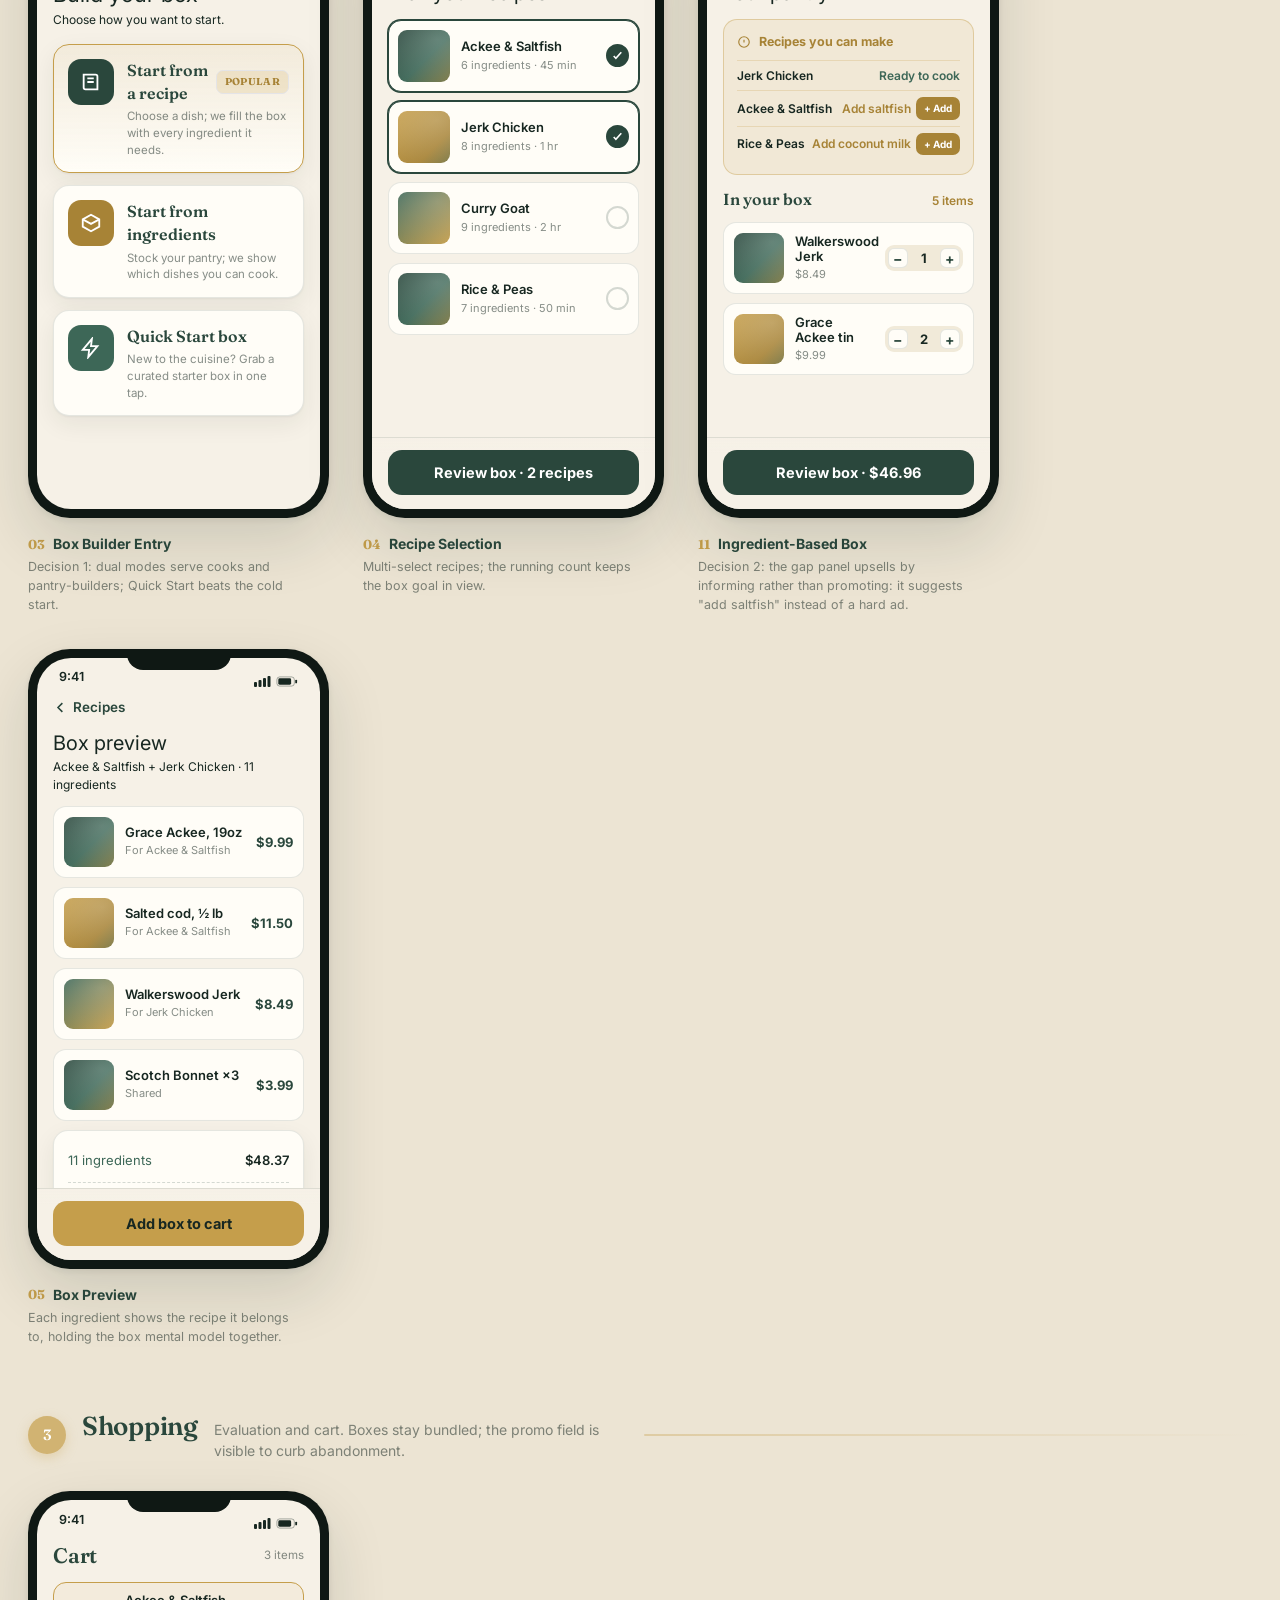
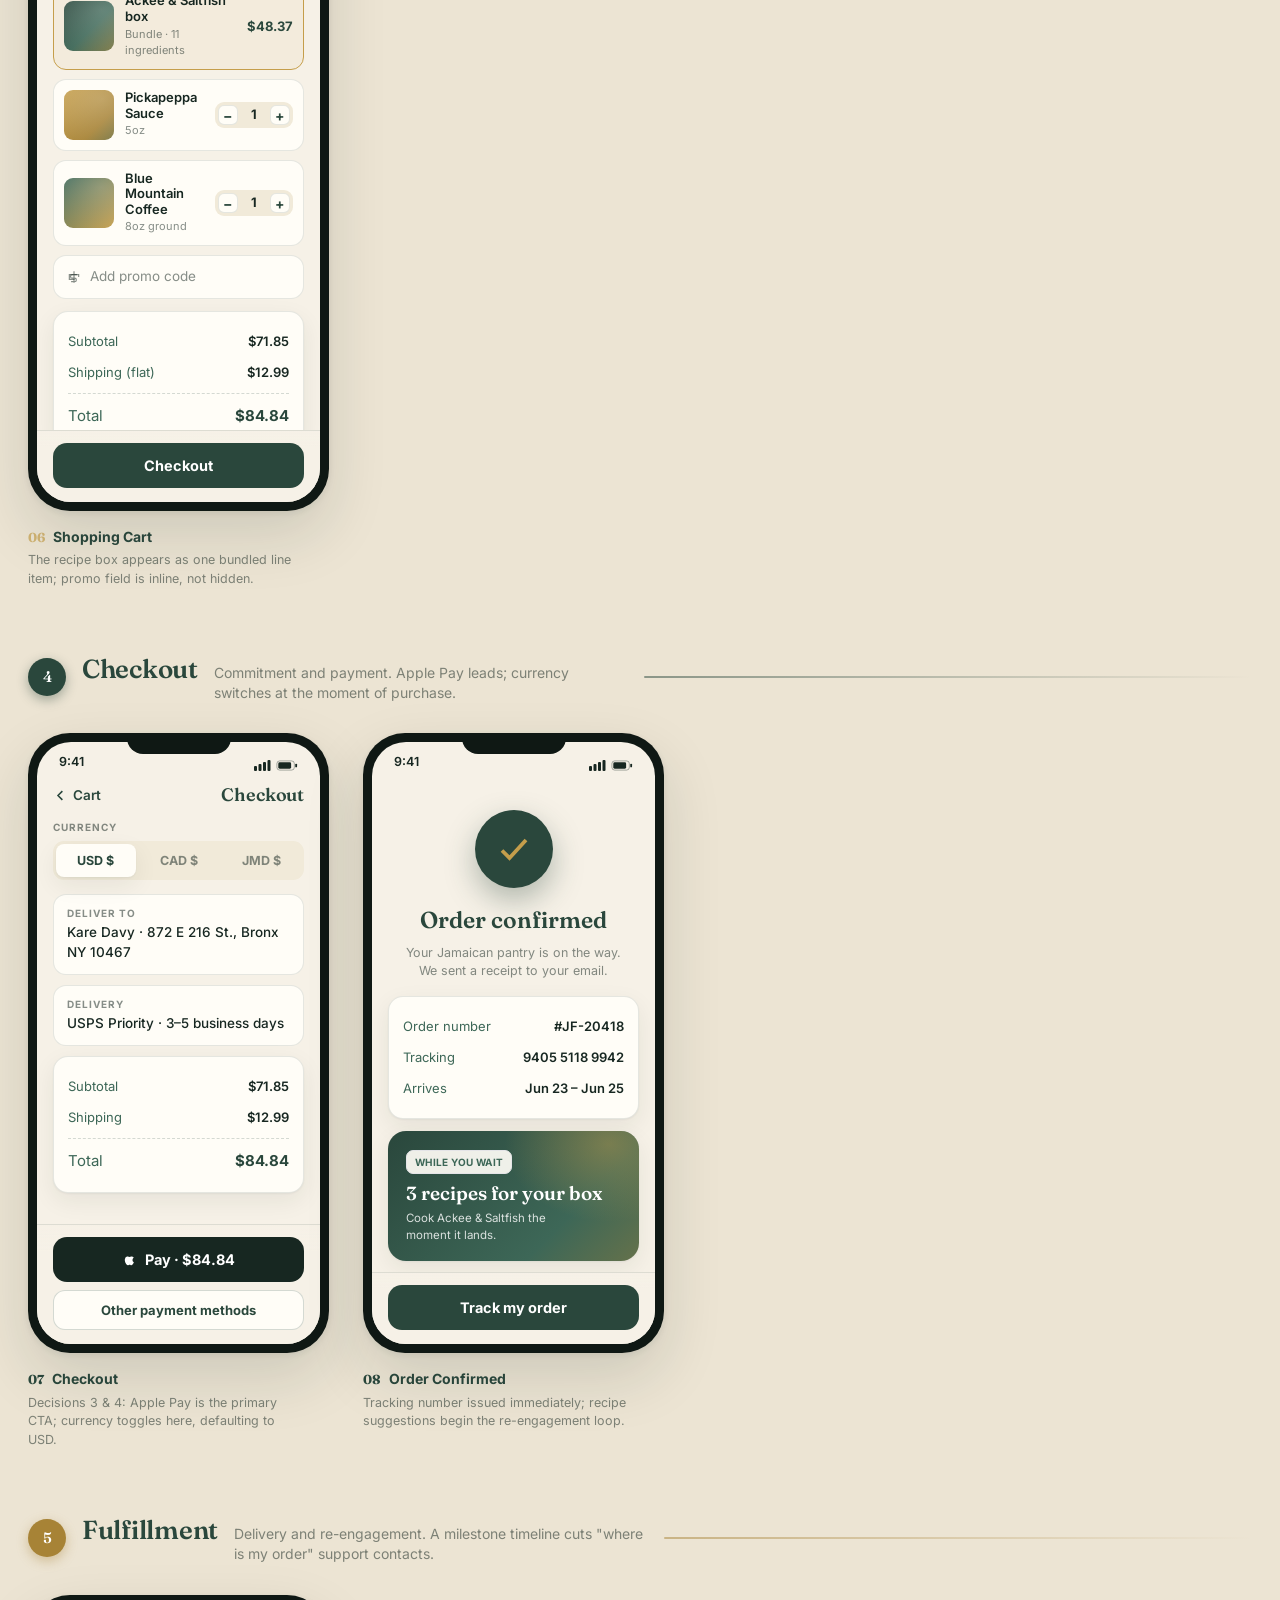
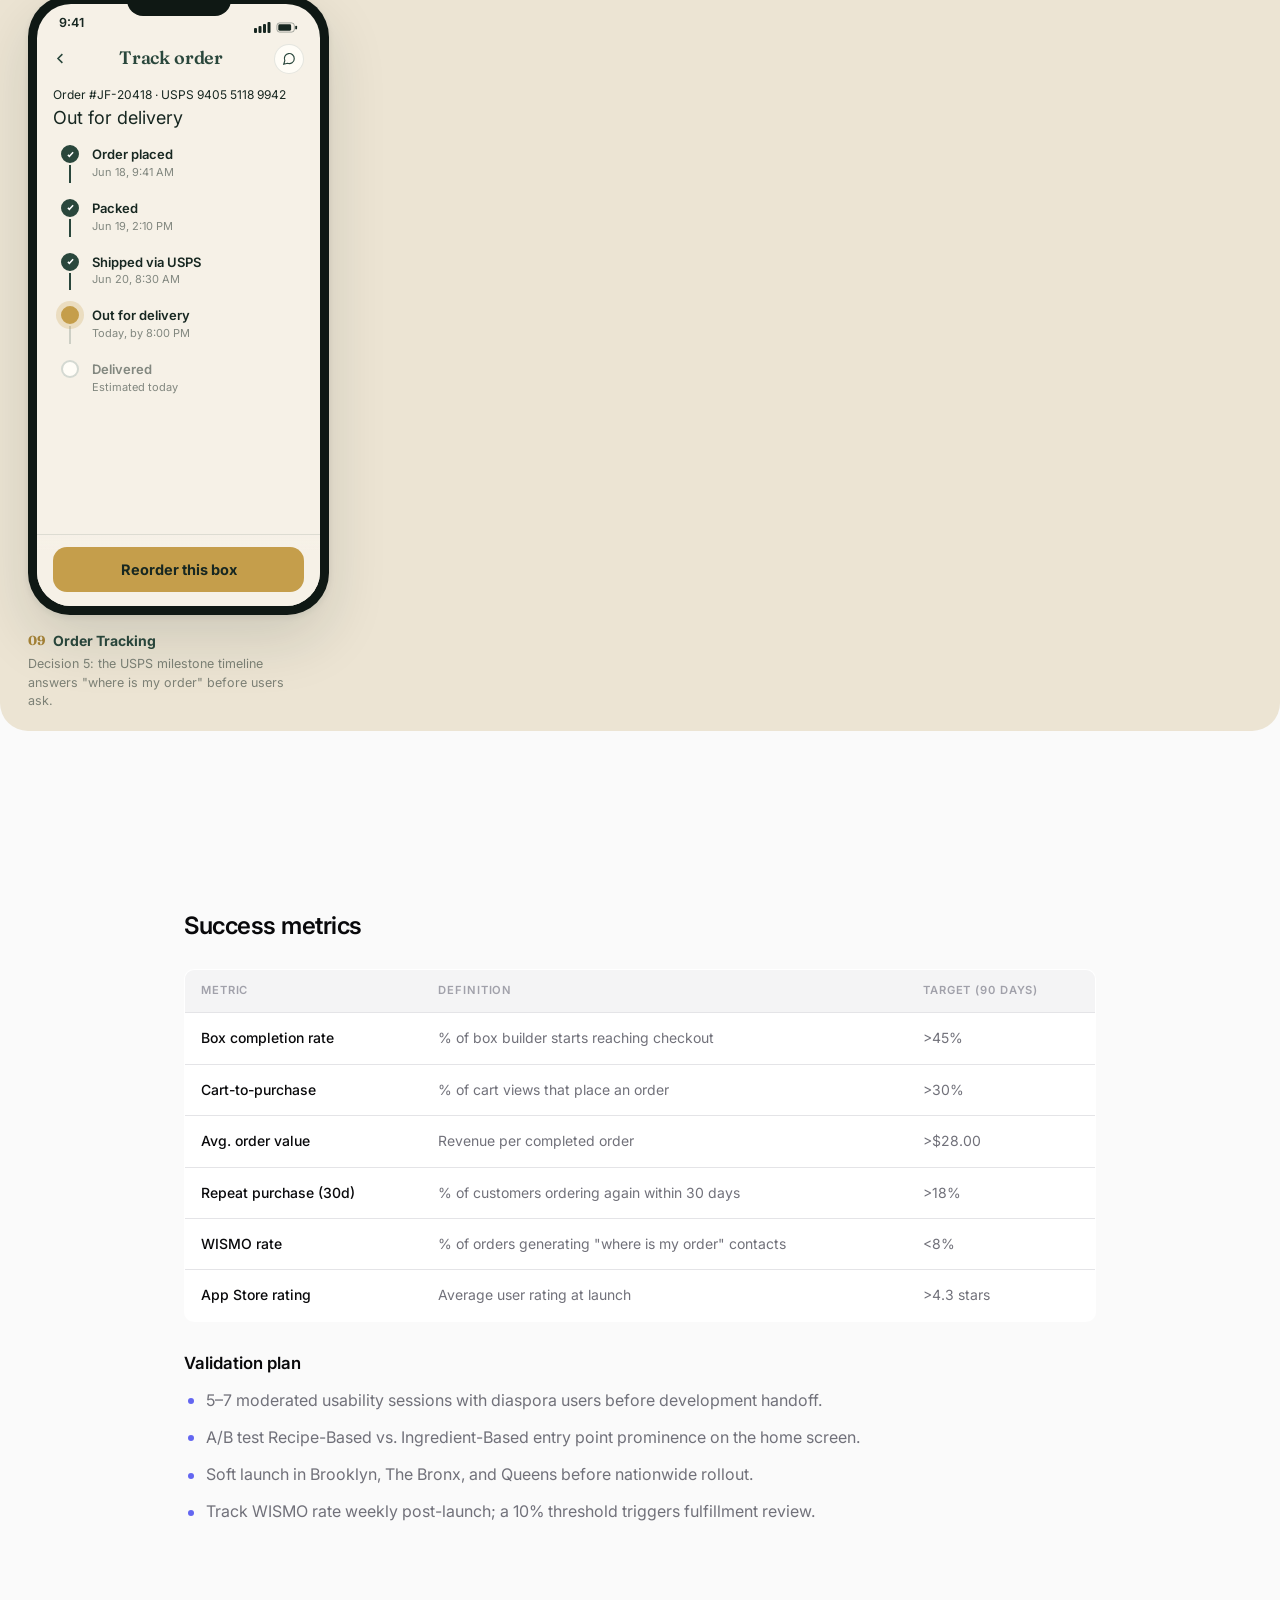
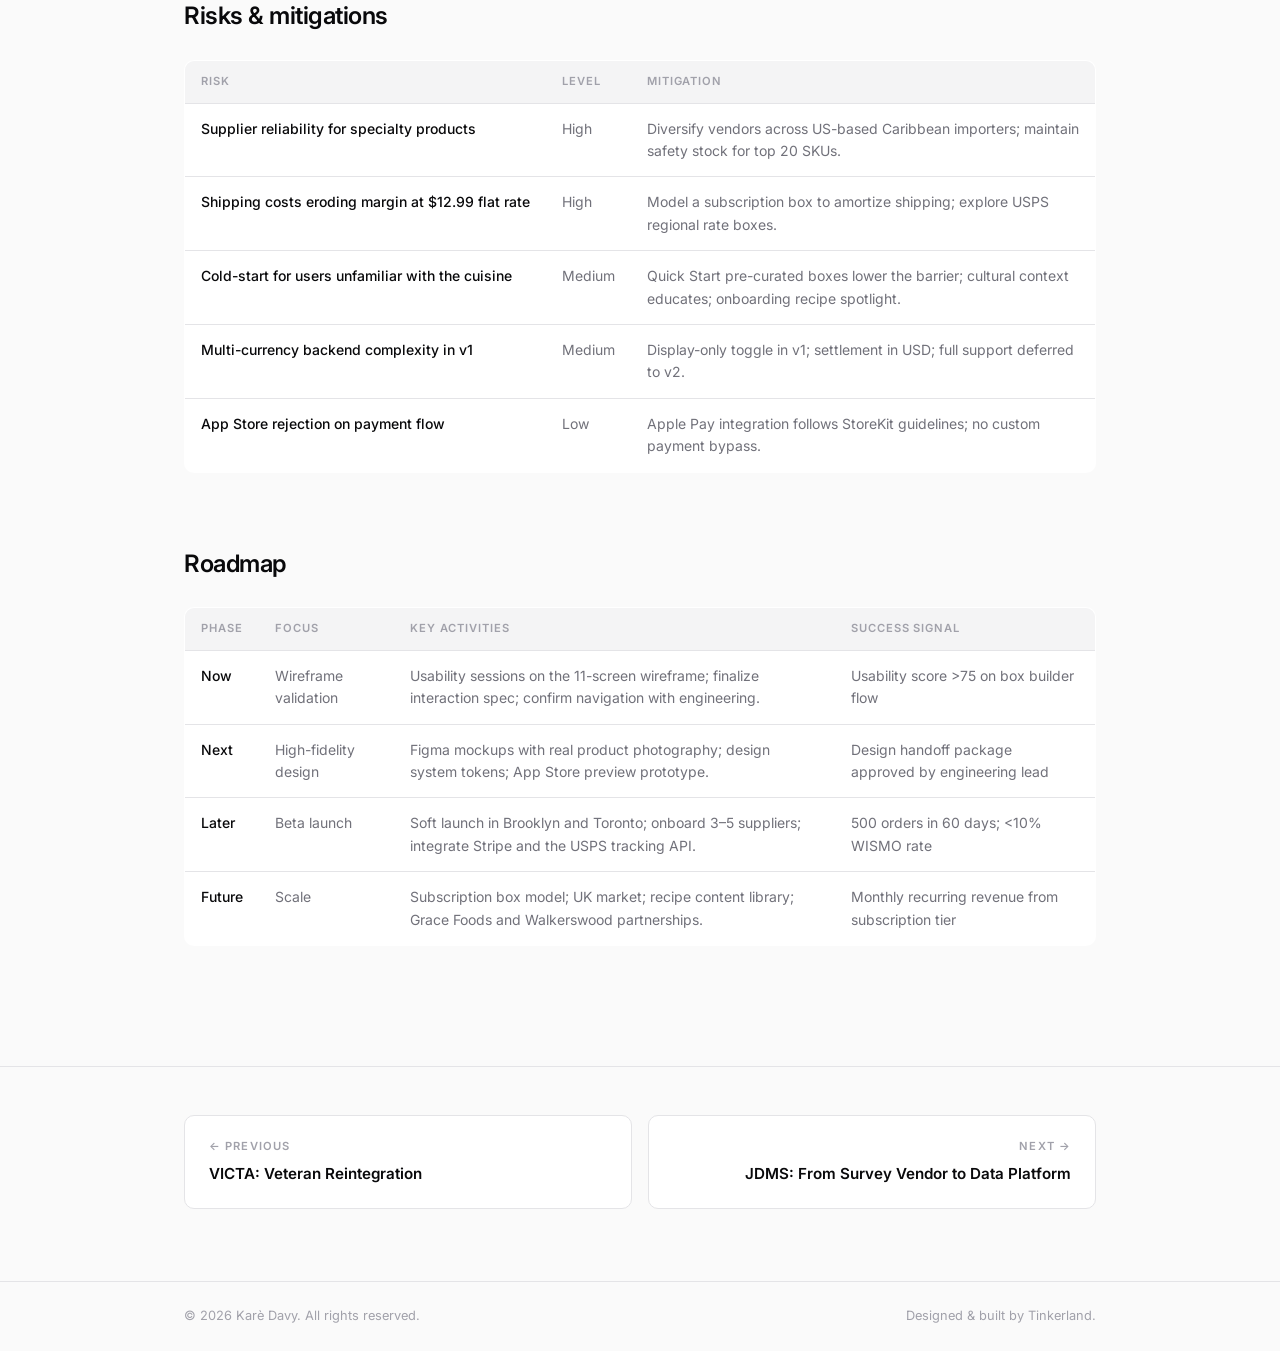
<file: case-studies/jamaicanfood.html>
<!DOCTYPE html>
<html lang="en">
<head>
  <meta name="robots" content="noindex, nofollow">
  <meta charset="UTF-8" />
  <meta name="viewport" content="width=device-width, initial-scale=1.0" />
  <title>JamaicanFood: Authentic Food Delivery &amp; Recipe Box Builder | Karè Davy</title>
  <meta name="description" content="Product design case study: a zero-to-one iOS app bringing authentic Jamaican ingredients to the diaspora through a recipe-based box builder." />
  <link rel="preconnect" href="https://fonts.googleapis.com" />
  <link rel="preconnect" href="https://fonts.gstatic.com" crossorigin />
  <link href="https://fonts.googleapis.com/css2?family=Fraunces:opsz,wght@9..144,400;9..144,500;9..144,600;9..144,700&family=Inter:wght@300;400;500;600;700&display=swap" rel="stylesheet" />
  <link rel="stylesheet" href="../css/style.css" />
  <link rel="stylesheet" href="../css/jamaicanfood.css" />
  
</head>

<body>

  <!-- ─── NAV ─── -->
  <header class="nav" id="nav">
    <div class="container nav__inner">
      <a href="../index.html" class="nav__logo">KD</a>
      <nav class="nav__links" id="navLinks">
        <a href="../index.html#about">About</a>
        <a href="../index.html#projects">Projects</a>
        <a href="../index.html#experience">Experience</a>
        <a href="../index.html#skills">Skills</a>
        <a href="../index.html#contact">Contact</a>
      </nav>
      <button class="nav__burger" id="burger" aria-label="Toggle menu">
        <span></span><span></span><span></span>
      </button>
    </div>
  </header>

  <!-- ─── CASE HERO ─── -->
  <section class="case-hero">
    <div class="container">
      <img src="../assests/JamaicanFood_Logo_1.png" alt="JamaicanFood logo" class="case-hero__logo" />
      <p class="case-hero__kicker reveal">Case Study · Product Design</p>
      <h1 class="case-hero__title reveal">JamaicanFood: Authentic Food Delivery &amp; Recipe Box Builder</h1>
      <p class="case-hero__dek reveal">
        A zero-to-one iOS application bringing authentic Jamaican ingredients and culinary culture
        to the diaspora spanning discovery, recipe-based box building, e-commerce checkout,
        fulfillment, and post-delivery engagement.
      </p>
      <dl class="case-meta reveal">
        <div class="case-meta__item"><dt>Role</dt><dd>Product Manager</dd></div>
        <div class="case-meta__item"><dt>Platform</dt><dd>iOS mobile app</dd></div>
        <div class="case-meta__item"><dt>Scope</dt><dd>0-to-1 design · 11 screens</dd></div>
        <div class="case-meta__item"><dt>Current Status</dt><dd>In Progress</dd></div>
      </dl>
    </div>
  </section>

  <!-- ─── BODY ─── -->
  <div class="case-body">
    <div class="container">

      <section class="case-section reveal">
        <h2>Context</h2>
        <p>
          JamaicanFood is an independent, zero-to-one product venture built to test a specific and
          underserved market gap. The Jamaican diaspora across the US, Canada, and the UK, more
          than three million people, has no dedicated, trustworthy digital channel for sourcing
          authentic specialty ingredients. The recipe-box model has already been proven
          commercially by HelloFresh, Factor, Blue Apron, Green Chef et al; but no one has applied it to a culturally
          specific cuisine with this combination of high purchase intent and low competition.
        </p>
        <p>
          This case study captures the opening phase of a four-stage effort that runs from product
          strategy and wireframe validation, through high-fidelity design, into beta launch, and
          finally scale across subscription and new markets. The work shown here is the strategy
          and design foundation: the problem framing, the end-to-end journey, the key product
          decisions, and the eleven core screens that prove the concept before any production code
          is written.
        </p>
        <div class="case-callout">
          <p><strong>Where this fits:</strong> everything that follows is the groundwork that
          de-risks the build. Getting the journey and the box-builder model right at this stage is
          what makes the later launch and scale phases viable rather than speculative.</p>
        </div>
      </section>

      <section class="case-section reveal">
        <h2>The problem</h2>
        <p>
          Jamaican diaspora communities and international food enthusiasts lack a reliable,
          culturally authentic digital channel to source Jamaican specialty ingredients. Mainstream
          grocery platforms either don't carry these products or carry unreliable, lower-quality
          substitutes. Sourcing staples like Walkerswood Jerk Seasoning, Grace Ackee, or Scotch
          Bonnet pepper sauce involves significant friction and there is no recipe-to-cart
          workflow for Jamaican cuisine anywhere.
        </p>
        <p>
          The opportunity: a 3M+ Jamaican diaspora across the US, Canada, and UK, growing global
          interest in Caribbean cuisine, an underserved niche with high purchase intent, and a
          recipe-box model already proven viable by HelloFresh, Factor, Blue Apron, Green Chef et al.
        </p>
        <div class="case-callout">
          <p><strong>The core product insight:</strong> a dual-mode ordering experience, shop by
          recipe (the app auto-populates a box with required ingredients) or shop by ingredient
          (the app suggests dishes you can cook with what you've selected).</p>
        </div>
      </section>

      <section class="case-section reveal">
        <h2>Vision &amp; goals</h2>
        <p>
          To be the most trusted digital marketplace for authentic Jamaican food, making it
          possible for anyone, anywhere, to cook and enjoy Jamaican cuisine with the right
          ingredients and cultural context.
        </p>
        <ul>
          <li>Enable the diaspora and food enthusiasts to source authentic ingredients online with confidence.</li>
          <li>Reduce the cognitive load of Jamaican meal planning through a recipe-to-ingredients box builder.</li>
          <li>Build cultural connection through recipe context, origin stories, and traditional cooking tips.</li>
          <li>Support multi-currency purchasing (USD, CAD, JMD, GBP, EUR) for domestic and international markets.</li>
          <li>Deliver a frictionless mobile checkout anchored by Apple Pay.</li>
        </ul>
        <h3>Primary users</h3>
        <ul>
          <li><strong>Segment 1:</strong> Jamaican diaspora (US, Canada, UK) seeking authentic ingredients unavailable locally.</li>
          <li><strong>Segment 2:</strong> Food enthusiasts and home cooks exploring Caribbean cuisine for the first time.</li>
          <li><strong>Segment 3:</strong> Second-generation Jamaicans reconnecting with cultural cuisine and family recipes.</li>
        </ul>
      </section>

      <section class="case-section reveal">
        <h2>The end-to-end journey</h2>
        <p>
          The experience was mapped across five stages, from first launch through repeat
          engagement, held together by a persistent five-tab navigation (Home, Recipes, Boxes,
          Cart, Profile):
        </p>
        <div class="cs-table-wrap">
          <table class="cs-table">
            <thead><tr><th>Stage</th><th>Focus</th><th>Key activities</th><th>Success signal</th></tr></thead>
            <tbody>
              <tr><td>1. Discovery</td><td>Awareness &amp; orientation</td><td>Sign in with Apple; browse categories; search products; encounter the Build Your Box CTA</td><td>User clicks into box builder or adds item to cart</td></tr>
              <tr><td>2. Box Building</td><td>Intent &amp; customization</td><td>Select build mode (Recipe / Ingredient / Quick Start); pick recipes or ingredients; review suggestions; adjust quantities</td><td>Box assembled with correct items and pricing shown</td></tr>
              <tr><td>3. Shopping</td><td>Evaluation &amp; cart</td><td>Add individual products; review full cart; apply promo code; validate shipping cost</td><td>Cart reflects correct items and order total</td></tr>
              <tr><td>4. Checkout</td><td>Commitment &amp; payment</td><td>Select currency; confirm address; pay with Apple Pay; review total; place order</td><td>Order confirmed with tracking number issued</td></tr>
              <tr><td>5. Fulfillment</td><td>Delivery &amp; re-engagement</td><td>Track USPS shipment milestones; receive delivery; view recipe suggestions</td><td>Repeat purchase triggered or wishlist updated</td></tr>
            </tbody>
          </table>
        </div>
      </section>

      <section class="case-section reveal">
        <h2>Key product decisions</h2>

        <h3>1 · Dual box-building modes</h3>
        <p>
          Research into comparable services (HelloFresh, Green Chef) showed a single path works for
          homogeneous audiences. Jamaican food buyers have two distinct mental models: cooks who
          start from a recipe, and pantry-builders who stock staples and figure out meals later.
          Offering both Recipe-Based and Ingredient-Based modes, plus Quick Start boxes for new
          users maximizes user match without adding backend complexity.
        </p>

        <h3>2 · Recipe gap analysis in ingredient mode</h3>
        <p>
          The Ingredient-Based builder includes a post-selection gap analysis panel ("Ackee &amp;
          Saltfish: missing saltfish") showing which recipes are achievable and what's missing.
        </p>
        <div class="case-callout">
          <p><strong>Why it works:</strong> the panel drives upsell by informing rather than
          promoting. Users complete their pantry naturally, increasing average order value without
          aggressive merchandising or a dedicated recommendation engine in v1.</p>
        </div>

        <h3>3 · Apple Pay as primary payment</h3>
        <p>
          Apple Pay is the primary CTA at checkout, not an equal option alongside saved cards. For
          an audience that may be skeptical about entering payment details on a new marketplace, it
          provides the trust and security framing of the Apple ecosystem, reduces checkout time,
          and aligns with the iOS-first platform strategy.
        </p>

        <h3>4 · Multi-currency at checkout, not as a global setting</h3>
        <p>
          Currency selection (USD, CAD, JMD, GBP, EUR) lives at the checkout stage, defaulting to USD with
          one-tap switching. This reduces v1 implementation complexity while still signaling
          international reach; full multi-currency settlement is scoped to v2.
        </p>

        <h3>5 · Cultural context as a feature, not filler</h3>
        <p>
          Cultural notes on recipes, occasion notes, origin stories, and cooking tips are scoped as
          a first-class feature. For diaspora users they're an authenticity signal; for
          new-to-cuisine users they're the educational on-ramp that drives confidence and repeat
          purchase. This differentiates the product from generic grocery delivery and creates a
          content flywheel for retention.
        </p>
      </section>

      <section class="case-section reveal">
        <h2>Screens &amp; design system</h2>
        <p>
          The wireframe set covers eleven screens across the full journey: <strong>Onboarding, Home /
          Browse, Box Builder Entry, Recipe Selection, Box Preview, Shopping Cart, Checkout, Order
          Confirmed, Order Tracking, Recipe Detail, and Ingredient-Based Box</strong>. Each was designed to
          iPhone portrait dimensions (375×812pt) with Dynamic Type support, VoiceOver labels, high
          contrast support, and 44pt minimum touch targets per Apple HIG (<em>Human Interface Guidelines</em>) and WCAG (<em>Web Content Accessibility Guidelines</em>). The full high-fidelity set is
          shown below, grouped by the five journey stages.
        </p>
        <p>
          The palette starts from the Jamaican flag's green and gold, then deepens and warms
          both for screen legibility: a forest green <strong>(#2a473c)</strong> as primary and a
          muted gold <strong>(#c59e4b)</strong> as accent, grounded by a warm ink
          <strong>(#172721)</strong> over cream surfaces. The full set carries national identity
          through every screen while staying easy on the eyes across long browse sessions.
        </p>
        <p>
          Other notable screen-level decisions: recipe boxes appear in the cart as bundled line
          items to preserve the mental model built in the box builder; the promo code field is
          visible in the cart to reduce abandonment; and the USPS tracking view uses a milestone
          timeline designed to reduce WISMO ("where is my order") support contacts.
        </p>
      </section>

    </div>
  </div>

<!-- Beginnning of Mock Ups -->

  <!-- ─── SCREENS BAND ─── -->
  <div class="case-body case-body--mockup">
  <div class="jf-mockup">
  <div class="wrap">

  <!-- ════════ HEADER ════════ -->
  <header class="board-head">
    <h1>The eleven screens, end to end</h1>
    <p>Eleven screens across five journey stages, anchored by a recipe-to-cart box builder.</p>
  
    <div class="swatches">
      <span class="sw"><i style="background:#2a473c"></i>#2a473c Green</span>
      <span class="sw"><i style="background:#3d6757"></i>#3d6757 Mid green</span>
      <span class="sw"><i style="background:#c59e4b"></i>#c59e4b Gold</span>
      <span class="sw"><i style="background:#d1b372"></i>#d1b372 Light gold</span>
      <span class="sw"><i style="background:#a78336"></i>#a78336 Deep gold</span>
      <span class="sw"><i style="background:#172721"></i>#172721 Ink</span>
    </div>
  </header>

  <!-- ════════ STAGE 1 / DISCOVERY ════════ -->
  <section class="stage" style="--st:#3d6757">
    <div class="stage-head">
      <span class="stage-num">1</span>
      <h2>Discovery</h2>
      <span class="desc">Awareness and orientation. Sign in, browse, and meet the box builder.</span>
      <span class="bar"></span>
    </div>
    <div class="phones">

      <!-- 01 Onboarding -->
      <figure class="pc">
        <div class="phone"><div class="notch"></div><div class="screen">
          <div class="onb">
            <div class="statusbar" style="color:#fff">
              <span>9:41</span>
              <span class="ico">
                <svg width="17" height="11" viewBox="0 0 17 11"><rect x="0" y="6" width="3" height="5" rx="1" fill="#fff"/><rect x="4.5" y="4" width="3" height="7" rx="1" fill="#fff"/><rect x="9" y="2" width="3" height="9" rx="1" fill="#fff"/><rect x="13.5" y="0" width="3" height="11" rx="1" fill="#fff"/></svg>
                <svg width="22" height="11" viewBox="0 0 24 12"><rect x="1" y="1" width="19" height="10" rx="3" fill="none" stroke="#fff" stroke-opacity=".5"/><rect x="2.5" y="2.5" width="14" height="7" rx="1.5" fill="#fff"/><rect x="21" y="4" width="2" height="4" rx="1" fill="#fff"/></svg>
              </span>
            </div>
            <div class="top">
              <div class="mark">
                <svg width="34" height="34" viewBox="0 0 34 34" fill="none"><path d="M17 4c5 5 5 12 0 17s-5 9 0 9" stroke="#172721" stroke-width="2.4" stroke-linecap="round"/><path d="M10 11c-3 4-2 9 3 11M24 11c3 4 2 9-3 11" stroke="#172721" stroke-width="2.4" stroke-linecap="round"/></svg>
                <!-- <img src="../assests/JamaicanFood_Logo_1.png" alt="JF Logo" width="84" height="84" style="display: block; margin-left: auto; margin-right: auto;"> -->
              </div>
              <h2>Real Jamaican flavor, delivered.</h2>
              <p>Walkerswood, Grace, Scotch Bonnet, and the recipes that bring them together.</p>
              <div class="dots"><i class="on"></i><i></i><i></i></div>
            </div>
            <div class="bottom">
              <button class="btn btn-apple">
                <svg width="16" height="16" viewBox="0 0 16 16" fill="#fff"><path d="M11.2 8.4c0-1.5 1.2-2.2 1.3-2.3-.7-1-1.8-1.2-2.2-1.2-.9-.1-1.8.5-2.3.5s-1.2-.5-2-.5c-1 0-2 .6-2.5 1.5-1.1 1.9-.3 4.6.8 6.1.5.7 1.1 1.5 1.9 1.5.7 0 1-.5 1.9-.5s1.1.5 1.9.5 1.3-.7 1.8-1.4c.6-.8.8-1.6.8-1.6s-1.4-.6-1.4-2.1zM9.8 3.9c.4-.5.7-1.2.6-1.9-.6 0-1.3.4-1.7.9-.4.4-.7 1.1-.6 1.8.7 0 1.3-.3 1.7-.8z"/></svg>
                Sign in with Apple
              </button>
              <button class="btn btn-ghost" style="color:#fff;background:rgba(255,255,255,.08);border-color:rgba(255,255,255,.2)">Browse as guest</button>
              <p class="terms">By continuing you agree to our Terms and Privacy Policy.</p>
            </div>
          </div>
        </div></div>
        <figcaption><div class="cn"><b>01</b> Onboarding</div>
        <div class="note">Apple sign-in leads; guest browse removes the gate for first-time visitors.</div></figcaption>
      </figure>

      <!-- 02 Home / Browse -->
      <figure class="pc">
        <div class="phone"><div class="notch"></div><div class="screen">
          <div class="statusbar"><span>9:41</span><span class="ico">
            <svg width="17" height="11" viewBox="0 0 17 11"><rect x="0" y="6" width="3" height="5" rx="1" fill="#172721"/><rect x="4.5" y="4" width="3" height="7" rx="1" fill="#172721"/><rect x="9" y="2" width="3" height="9" rx="1" fill="#172721"/><rect x="13.5" y="0" width="3" height="11" rx="1" fill="#172721"/></svg>
            <svg width="22" height="11" viewBox="0 0 24 12"><rect x="1" y="1" width="19" height="10" rx="3" fill="none" stroke="#172721" stroke-opacity=".4"/><rect x="2.5" y="2.5" width="14" height="7" rx="1.5" fill="#172721"/><rect x="21" y="4" width="2" height="4" rx="1" fill="#172721"/></svg>
          </span></div>
          <div class="scr-body">
            <div class="appbar">
              <div><div class="sub">Good morning, Karè</div><div class="title">Yard to your kitchen</div></div>
              <div class="circbtn"><svg width="17" height="17" viewBox="0 0 24 24" fill="none" stroke="currentColor" stroke-width="2"><path d="M18 8a6 6 0 0 0-12 0c0 7-3 9-3 9h18s-3-2-3-9"/><path d="M13.7 21a2 2 0 0 1-3.4 0"/></svg></div>
            </div>
            <div class="scroll">
              <div class="search">
                <svg width="15" height="15" viewBox="0 0 24 24" fill="none" stroke="currentColor" stroke-width="2"><circle cx="11" cy="11" r="7"/><path d="m21 21-4-4"/></svg>
                Search jerk, ackee, Scotch Bonnet…
              </div>
              <div class="hero-card">
                <span class="tag">Recipe-to-cart</span>
                <h3>Build Your Box</h3>
                <p>Pick a recipe, we fill the box with everything you need.</p>
                <span class="cta">Start a box
                  <svg width="13" height="13" viewBox="0 0 24 24" fill="none" stroke="currentColor" stroke-width="2.5"><path d="M5 12h14M13 6l6 6-6 6"/></svg>
                </span>
              </div>
              <div class="chips"><span class="chip on">All</span><span class="chip">Seasonings</span><span class="chip">Sauces</span><span class="chip">Canned</span></div>
              <div class="h-row"><h3>Pantry staples</h3><a>See all</a></div>
              <div class="grid2">
                <div class="prod"><div class="ph tile"><span class="lbl">Walkerswood Jerk</span></div><div class="nm">Walkerswood Jerk Seasoning</div><div class="pr">$8.49</div></div>
                <div class="prod"><div class="ph tile gold"><span class="lbl">Grace Ackee</span></div><div class="nm">Grace Ackee, 19oz tin</div><div class="pr">$9.99</div></div>
              </div>
            </div>
            <nav class="tabbar">
              <a class="tab on"><svg viewBox="0 0 24 24" fill="none" stroke="currentColor" stroke-width="2"><path d="M3 11l9-8 9 8"/><path d="M5 10v10h14V10"/></svg>Home</a>
              <a class="tab"><svg viewBox="0 0 24 24" fill="none" stroke="currentColor" stroke-width="2"><path d="M4 4h13a2 2 0 0 1 2 2v14H6a2 2 0 0 1-2-2z"/><path d="M8 8h7M8 12h7"/></svg>Recipes</a>
              <a class="tab"><svg viewBox="0 0 24 24" fill="none" stroke="currentColor" stroke-width="2"><path d="M3 8l9-5 9 5v8l-9 5-9-5z"/><path d="M3 8l9 5 9-5"/></svg>Boxes</a>
              <a class="tab"><svg viewBox="0 0 24 24" fill="none" stroke="currentColor" stroke-width="2"><path d="M6 7h12l1 13H5z"/><path d="M9 7a3 3 0 0 1 6 0"/></svg>Cart</a>
              <a class="tab"><svg viewBox="0 0 24 24" fill="none" stroke="currentColor" stroke-width="2"><circle cx="12" cy="8" r="4"/><path d="M4 21c0-4 4-6 8-6s8 2 8 6"/></svg>Profile</a>
            </nav>
          </div>
        </div></div>
        <figcaption><div class="cn"><b>02</b> Home / Browse</div>
        <div class="note">Build Your Box is the hero CTA, sitting above search and category browse.</div></figcaption>
      </figure>

      <!-- 10 Recipe Detail -->
      <figure class="pc">
        <div class="phone"><div class="notch"></div><div class="screen">
          <div class="statusbar"><span>9:41</span><span class="ico">
            <svg width="17" height="11" viewBox="0 0 17 11"><rect x="0" y="6" width="3" height="5" rx="1" fill="#172721"/><rect x="4.5" y="4" width="3" height="7" rx="1" fill="#172721"/><rect x="9" y="2" width="3" height="9" rx="1" fill="#172721"/><rect x="13.5" y="0" width="3" height="11" rx="1" fill="#172721"/></svg>
            <svg width="22" height="11" viewBox="0 0 24 12"><rect x="1" y="1" width="19" height="10" rx="3" fill="none" stroke="#172721" stroke-opacity=".4"/><rect x="2.5" y="2.5" width="14" height="7" rx="1.5" fill="#172721"/><rect x="21" y="4" width="2" height="4" rx="1" fill="#172721"/></svg>
          </span></div>
          <div class="scr-body">
            <div class="scroll" style="padding-top:0">
              <div class="recipe-hero tile">
                <div class="floatback"><svg width="15" height="15" viewBox="0 0 24 24" fill="none" stroke="currentColor" stroke-width="2.5"><path d="M15 5l-7 7 7 7"/></svg></div>
                <span class="lbl">Ackee &amp; Saltfish</span>
              </div>
              <div style="display:flex;gap:7px;margin-bottom:12px">
                <span class="tag tag-green">National dish</span><span class="tag tag-gold">45 min</span>
              </div>
              <div class="culture">
                <div class="ch"><svg width="13" height="13" viewBox="0 0 24 24" fill="none" stroke="currentColor" stroke-width="2"><path d="M12 21s-7-4.5-7-10a7 7 0 0 1 14 0c0 5.5-7 10-7 10z"/></svg> Origin story</div>
                <p>Jamaica's national dish pairs delicate ackee with salted cod, a Saturday-morning tradition carried across the diaspora.</p>
              </div>
              <div class="h-row"><h3>Ingredients</h3><a>6 items</a></div>
              <div class="ing-li"><span class="nm">Grace Ackee, 19oz tin</span><span class="am">1 tin</span></div>
              <div class="ing-li"><span class="nm">Salted cod (saltfish)</span><span class="am">½ lb</span></div>
              <div class="ing-li"><span class="nm">Scotch Bonnet pepper</span><span class="am">1</span></div>
              <div class="ing-li"><span class="nm">Yellow onion</span><span class="am">1</span></div>
            </div>
            <div class="docked">
              <button class="btn btn-gold">Add 6 ingredients to box · $24.40</button>
            </div>
          </div>
        </div></div>
        <figcaption><div class="cn"><b>10</b> Recipe Detail</div>
        <div class="note">Cultural context is a first-class feature; one tap loads the whole recipe into a box.</div></figcaption>
      </figure>

    </div>
  </section>

  <!-- ════════ STAGE 2 / BOX BUILDING ════════ -->
  <section class="stage" style="--st:#c59e4b">
    <div class="stage-head">
      <span class="stage-num">2</span>
      <h2>Box Building</h2>
      <span class="desc">The core insight: two mental models, two build modes, plus a Quick Start on-ramp.</span>
      <span class="bar"></span>
    </div>
    <div class="phones">

      <!-- 03 Box Builder Entry -->
      <figure class="pc">
        <div class="phone"><div class="notch"></div><div class="screen">
          <div class="statusbar"><span>9:41</span><span class="ico">
            <svg width="17" height="11" viewBox="0 0 17 11"><rect x="0" y="6" width="3" height="5" rx="1" fill="#172721"/><rect x="4.5" y="4" width="3" height="7" rx="1" fill="#172721"/><rect x="9" y="2" width="3" height="9" rx="1" fill="#172721"/><rect x="13.5" y="0" width="3" height="11" rx="1" fill="#172721"/></svg>
            <svg width="22" height="11" viewBox="0 0 24 12"><rect x="1" y="1" width="19" height="10" rx="3" fill="none" stroke="#172721" stroke-opacity=".4"/><rect x="2.5" y="2.5" width="14" height="7" rx="1.5" fill="#172721"/><rect x="21" y="4" width="2" height="4" rx="1" fill="#172721"/></svg>
          </span></div>
          <div class="scr-body">
            <div class="appbar">
              <span class="backbtn"><svg width="15" height="15" viewBox="0 0 24 24" fill="none" stroke="currentColor" stroke-width="2.5"><path d="M15 5l-7 7 7 7"/></svg> Home</span>
            </div>
            <div class="scroll" style="padding-top:0">
              <div style="margin-bottom:16px">
                <div class="title" style="font-size:22px">Build your box</div>
                <div class="sub" style="font-size:12px">Choose how you want to start.</div>
              </div>
              <div class="mode featured">
                <div class="mi" style="background:var(--green)"><svg width="22" height="22" viewBox="0 0 24 24" fill="none" stroke="#fff" stroke-width="2"><path d="M4 4h13a2 2 0 0 1 2 2v14H6a2 2 0 0 1-2-2z"/><path d="M8 8h7M8 12h7"/></svg></div>
                <div><h4>Start from a recipe <span class="tag tag-gold">Popular</span></h4><p>Choose a dish; we fill the box with every ingredient it needs.</p></div>
              </div>
              <div class="mode">
                <div class="mi" style="background:var(--gold-deep)"><svg width="22" height="22" viewBox="0 0 24 24" fill="none" stroke="#fff" stroke-width="2"><path d="M3 8l9-5 9 5v8l-9 5-9-5z"/><path d="M3 8l9 5 9-5"/></svg></div>
                <div><h4>Start from ingredients</h4><p>Stock your pantry; we show which dishes you can cook.</p></div>
              </div>
              <div class="mode">
                <div class="mi" style="background:var(--green-mid)"><svg width="22" height="22" viewBox="0 0 24 24" fill="none" stroke="#fff" stroke-width="2"><path d="M13 2 3 14h7l-1 8 10-12h-7z"/></svg></div>
                <div><h4>Quick Start box</h4><p>New to the cuisine? Grab a curated starter box in one tap.</p></div>
              </div>
            </div>
          </div>
        </div></div>
        <figcaption><div class="cn"><b>03</b> Box Builder Entry</div>
        <div class="note">Decision 1: dual modes serve cooks and pantry-builders; Quick Start beats the cold start.</div></figcaption>
      </figure>

      <!-- 04 Recipe Selection -->
      <figure class="pc">
        <div class="phone"><div class="notch"></div><div class="screen">
          <div class="statusbar"><span>9:41</span><span class="ico">
            <svg width="17" height="11" viewBox="0 0 17 11"><rect x="0" y="6" width="3" height="5" rx="1" fill="#172721"/><rect x="4.5" y="4" width="3" height="7" rx="1" fill="#172721"/><rect x="9" y="2" width="3" height="9" rx="1" fill="#172721"/><rect x="13.5" y="0" width="3" height="11" rx="1" fill="#172721"/></svg>
            <svg width="22" height="11" viewBox="0 0 24 12"><rect x="1" y="1" width="19" height="10" rx="3" fill="none" stroke="#172721" stroke-opacity=".4"/><rect x="2.5" y="2.5" width="14" height="7" rx="1.5" fill="#172721"/><rect x="21" y="4" width="2" height="4" rx="1" fill="#172721"/></svg>
          </span></div>
          <div class="scr-body">
            <div class="appbar">
              <span class="backbtn"><svg width="15" height="15" viewBox="0 0 24 24" fill="none" stroke="currentColor" stroke-width="2.5"><path d="M15 5l-7 7 7 7"/></svg> Modes</span>
              <div class="sub">2 selected</div>
            </div>
            <div class="scroll" style="padding-top:0">
              <div class="title" style="font-size:20px;margin-bottom:12px">Pick your recipes</div>
              <div class="sel on">
                <div class="th tile"></div>
                <div class="info"><div class="t">Ackee &amp; Saltfish</div><div class="s">6 ingredients · 45 min</div></div>
                <div class="check on"><svg width="13" height="13" viewBox="0 0 24 24" fill="none" stroke="#fff" stroke-width="3"><path d="M5 13l4 4 10-11"/></svg></div>
              </div>
              <div class="sel on">
                <div class="th tile gold"></div>
                <div class="info"><div class="t">Jerk Chicken</div><div class="s">8 ingredients · 1 hr</div></div>
                <div class="check on"><svg width="13" height="13" viewBox="0 0 24 24" fill="none" stroke="#fff" stroke-width="3"><path d="M5 13l4 4 10-11"/></svg></div>
              </div>
              <div class="sel">
                <div class="th tile warm"></div>
                <div class="info"><div class="t">Curry Goat</div><div class="s">9 ingredients · 2 hr</div></div>
                <div class="check"></div>
              </div>
              <div class="sel">
                <div class="th tile"></div>
                <div class="info"><div class="t">Rice &amp; Peas</div><div class="s">7 ingredients · 50 min</div></div>
                <div class="check"></div>
              </div>
            </div>
            <div class="docked"><button class="btn btn-green">Review box · 2 recipes</button></div>
          </div>
        </div></div>
        <figcaption><div class="cn"><b>04</b> Recipe Selection</div>
        <div class="note">Multi-select recipes; the running count keeps the box goal in view.</div></figcaption>
      </figure>

      <!-- 11 Ingredient-Based Box -->
      <figure class="pc">
        <div class="phone"><div class="notch"></div><div class="screen">
          <div class="statusbar"><span>9:41</span><span class="ico">
            <svg width="17" height="11" viewBox="0 0 17 11"><rect x="0" y="6" width="3" height="5" rx="1" fill="#172721"/><rect x="4.5" y="4" width="3" height="7" rx="1" fill="#172721"/><rect x="9" y="2" width="3" height="9" rx="1" fill="#172721"/><rect x="13.5" y="0" width="3" height="11" rx="1" fill="#172721"/></svg>
            <svg width="22" height="11" viewBox="0 0 24 12"><rect x="1" y="1" width="19" height="10" rx="3" fill="none" stroke="#172721" stroke-opacity=".4"/><rect x="2.5" y="2.5" width="14" height="7" rx="1.5" fill="#172721"/><rect x="21" y="4" width="2" height="4" rx="1" fill="#172721"/></svg>
          </span></div>
          <div class="scr-body">
            <div class="appbar">
              <span class="backbtn"><svg width="15" height="15" viewBox="0 0 24 24" fill="none" stroke="currentColor" stroke-width="2.5"><path d="M15 5l-7 7 7 7"/></svg> Modes</span>
              <div class="sub">5 in box</div>
            </div>
            <div class="scroll" style="padding-top:0">
              <div class="title" style="font-size:20px;margin-bottom:11px">Your pantry</div>
              <div class="gap">
                <div class="gh"><svg width="14" height="14" viewBox="0 0 24 24" fill="none" stroke="currentColor" stroke-width="2"><circle cx="12" cy="12" r="9"/><path d="M12 8v5M12 16h.01"/></svg> Recipes you can make</div>
                <div class="gi"><span class="nm">Jerk Chicken</span><span class="ok">Ready to cook</span></div>
                <div class="gi"><span class="nm">Ackee &amp; Saltfish</span><span class="miss">Add saltfish <span class="addmini">+ Add</span></span></div>
                <div class="gi"><span class="nm">Rice &amp; Peas</span><span class="miss">Add coconut milk <span class="addmini">+ Add</span></span></div>
              </div>
              <div class="h-row"><h3>In your box</h3><a>5 items</a></div>
              <div class="line"><div class="th tile"></div><div class="info"><div class="t">Walkerswood Jerk</div><div class="s">$8.49</div></div><div class="qty"><b>−</b><span>1</span><b>+</b></div></div>
              <div class="line"><div class="th tile gold"></div><div class="info"><div class="t">Grace Ackee tin</div><div class="s">$9.99</div></div><div class="qty"><b>−</b><span>2</span><b>+</b></div></div>
            </div>
            <div class="docked"><button class="btn btn-green">Review box · $46.96</button></div>
          </div>
        </div></div>
        <figcaption><div class="cn"><b>11</b> Ingredient-Based Box</div>
        <div class="note">Decision 2: the gap panel upsells by informing rather than promoting: it suggests "add saltfish" instead of a hard ad.</div></figcaption>
      </figure>

      <!-- 05 Box Preview -->
      <figure class="pc">
        <div class="phone"><div class="notch"></div><div class="screen">
          <div class="statusbar"><span>9:41</span><span class="ico">
            <svg width="17" height="11" viewBox="0 0 17 11"><rect x="0" y="6" width="3" height="5" rx="1" fill="#172721"/><rect x="4.5" y="4" width="3" height="7" rx="1" fill="#172721"/><rect x="9" y="2" width="3" height="9" rx="1" fill="#172721"/><rect x="13.5" y="0" width="3" height="11" rx="1" fill="#172721"/></svg>
            <svg width="22" height="11" viewBox="0 0 24 12"><rect x="1" y="1" width="19" height="10" rx="3" fill="none" stroke="#172721" stroke-opacity=".4"/><rect x="2.5" y="2.5" width="14" height="7" rx="1.5" fill="#172721"/><rect x="21" y="4" width="2" height="4" rx="1" fill="#172721"/></svg>
          </span></div>
          <div class="scr-body">
            <div class="appbar">
              <span class="backbtn"><svg width="15" height="15" viewBox="0 0 24 24" fill="none" stroke="currentColor" stroke-width="2.5"><path d="M15 5l-7 7 7 7"/></svg> Recipes</span>
            </div>
            <div class="scroll" style="padding-top:0">
              <div class="title" style="font-size:20px">Box preview</div>
              <div class="sub" style="font-size:12px;margin-bottom:13px">Ackee &amp; Saltfish + Jerk Chicken · 11 ingredients</div>
              <div class="line"><div class="th tile"></div><div class="info"><div class="t">Grace Ackee, 19oz</div><div class="s">For Ackee &amp; Saltfish</div></div><div class="pr">$9.99</div></div>
              <div class="line"><div class="th tile gold"></div><div class="info"><div class="t">Salted cod, ½ lb</div><div class="s">For Ackee &amp; Saltfish</div></div><div class="pr">$11.50</div></div>
              <div class="line"><div class="th tile warm"></div><div class="info"><div class="t">Walkerswood Jerk</div><div class="s">For Jerk Chicken</div></div><div class="pr">$8.49</div></div>
              <div class="line"><div class="th tile"></div><div class="info"><div class="t">Scotch Bonnet ×3</div><div class="s">Shared</div></div><div class="pr">$3.99</div></div>
              <div class="panel" style="margin-top:4px">
                <div class="row-kv"><span>11 ingredients</span><b>$48.37</b></div>
                <div class="row-kv total"><span>Box total</span><b>$48.37</b></div>
              </div>
            </div>
            <div class="docked"><button class="btn btn-gold">Add box to cart</button></div>
          </div>
        </div></div>
        <figcaption><div class="cn"><b>05</b> Box Preview</div>
        <div class="note">Each ingredient shows the recipe it belongs to, holding the box mental model together.</div></figcaption>
      </figure>

    </div>
  </section>

  <!-- ════════ STAGE 3 / SHOPPING ════════ -->
  <section class="stage" style="--st:#d1b372">
    <div class="stage-head">
      <span class="stage-num">3</span>
      <h2>Shopping</h2>
      <span class="desc">Evaluation and cart. Boxes stay bundled; the promo field is visible to curb abandonment.</span>
      <span class="bar"></span>
    </div>
    <div class="phones">

      <!-- 06 Shopping Cart -->
      <figure class="pc">
        <div class="phone"><div class="notch"></div><div class="screen">
          <div class="statusbar"><span>9:41</span><span class="ico">
            <svg width="17" height="11" viewBox="0 0 17 11"><rect x="0" y="6" width="3" height="5" rx="1" fill="#172721"/><rect x="4.5" y="4" width="3" height="7" rx="1" fill="#172721"/><rect x="9" y="2" width="3" height="9" rx="1" fill="#172721"/><rect x="13.5" y="0" width="3" height="11" rx="1" fill="#172721"/></svg>
            <svg width="22" height="11" viewBox="0 0 24 12"><rect x="1" y="1" width="19" height="10" rx="3" fill="none" stroke="#172721" stroke-opacity=".4"/><rect x="2.5" y="2.5" width="14" height="7" rx="1.5" fill="#172721"/><rect x="21" y="4" width="2" height="4" rx="1" fill="#172721"/></svg>
          </span></div>
          <div class="scr-body">
            <div class="appbar"><div class="title">Cart</div><div class="sub">3 items</div></div>
            <div class="scroll" style="padding-top:0">
              <div class="line" style="border-color:var(--gold);background:rgba(197,158,75,.07)">
                <div class="th tile"></div>
                <div class="info"><div class="t">Ackee &amp; Saltfish box</div><div class="s">Bundle · 11 ingredients</div></div>
                <div class="pr">$48.37</div>
              </div>
              <div class="line"><div class="th tile gold"></div><div class="info"><div class="t">Pickapeppa Sauce</div><div class="s">5oz</div></div><div class="qty"><b>−</b><span>1</span><b>+</b></div></div>
              <div class="line"><div class="th tile warm"></div><div class="info"><div class="t">Blue Mountain Coffee</div><div class="s">8oz ground</div></div><div class="qty"><b>−</b><span>1</span><b>+</b></div></div>
              <div class="search" style="margin:4px 0 12px"><svg width="14" height="14" viewBox="0 0 24 24" fill="none" stroke="currentColor" stroke-width="2"><path d="M20 12V8H4v8h9"/><path d="M12 2v20M17 8H9a3 3 0 1 0 0 6h4a3 3 0 1 1 0 6H7"/></svg>Add promo code</div>
              <div class="panel">
                <div class="row-kv"><span>Subtotal</span><b>$71.85</b></div>
                <div class="row-kv"><span>Shipping (flat)</span><b>$12.99</b></div>
                <div class="row-kv total"><span>Total</span><b>$84.84</b></div>
              </div>
            </div>
            <div class="docked"><button class="btn btn-green">Checkout</button></div>
          </div>
        </div></div>
        <figcaption><div class="cn"><b>06</b> Shopping Cart</div>
        <div class="note">The recipe box appears as one bundled line item; promo field is inline, not hidden.</div></figcaption>
      </figure>

    </div>
  </section>

  <!-- ════════ STAGE 4 / CHECKOUT ════════ -->
  <section class="stage" style="--st:#2a473c">
    <div class="stage-head">
      <span class="stage-num">4</span>
      <h2>Checkout</h2>
      <span class="desc">Commitment and payment. Apple Pay leads; currency switches at the moment of purchase.</span>
      <span class="bar"></span>
    </div>
    <div class="phones">

      <!-- 07 Checkout -->
      <figure class="pc">
        <div class="phone"><div class="notch"></div><div class="screen">
          <div class="statusbar"><span>9:41</span><span class="ico">
            <svg width="17" height="11" viewBox="0 0 17 11"><rect x="0" y="6" width="3" height="5" rx="1" fill="#172721"/><rect x="4.5" y="4" width="3" height="7" rx="1" fill="#172721"/><rect x="9" y="2" width="3" height="9" rx="1" fill="#172721"/><rect x="13.5" y="0" width="3" height="11" rx="1" fill="#172721"/></svg>
            <svg width="22" height="11" viewBox="0 0 24 12"><rect x="1" y="1" width="19" height="10" rx="3" fill="none" stroke="#172721" stroke-opacity=".4"/><rect x="2.5" y="2.5" width="14" height="7" rx="1.5" fill="#172721"/><rect x="21" y="4" width="2" height="4" rx="1" fill="#172721"/></svg>
          </span></div>
          <div class="scr-body">
            <div class="appbar">
              <span class="backbtn"><svg width="15" height="15" viewBox="0 0 24 24" fill="none" stroke="currentColor" stroke-width="2.5"><path d="M15 5l-7 7 7 7"/></svg> Cart</span>
              <div class="title" style="font-size:18px">Checkout</div>
            </div>
            <div class="scroll" style="padding-top:0">
              <div class="fl" style="font-size:10px;letter-spacing:.1em;text-transform:uppercase;color:var(--ink-mute);font-weight:700;margin-bottom:6px">Currency</div>
              <div class="seg" style="margin-bottom:14px"><button class="on">USD $</button><button>CAD $</button><button>JMD $</button></div>
              <div class="field"><div class="fl">Deliver to</div><div class="fv">Kare Davy · 872 E 216 St., Bronx NY 10467</div></div>
              <div class="field"><div class="fl">Delivery</div><div class="fv">USPS Priority · 3–5 business days</div></div>
              <div class="panel" style="margin:4px 0 14px">
                <div class="row-kv"><span>Subtotal</span><b>$71.85</b></div>
                <div class="row-kv"><span>Shipping</span><b>$12.99</b></div>
                <div class="row-kv total"><span>Total</span><b>$84.84</b></div>
              </div>
            </div>
            <div class="docked">
              <button class="btn btn-apple"><svg width="15" height="15" viewBox="0 0 16 16" fill="#fff"><path d="M11.2 8.4c0-1.5 1.2-2.2 1.3-2.3-.7-1-1.8-1.2-2.2-1.2-.9-.1-1.8.5-2.3.5s-1.2-.5-2-.5c-1 0-2 .6-2.5 1.5-1.1 1.9-.3 4.6.8 6.1.5.7 1.1 1.5 1.9 1.5.7 0 1-.5 1.9-.5s1.1.5 1.9.5 1.3-.7 1.8-1.4c.6-.8.8-1.6.8-1.6s-1.4-.6-1.4-2.1z"/></svg> Pay · $84.84</button>
              <button class="btn btn-ghost btn-sm" style="margin-top:8px">Other payment methods</button>
            </div>
          </div>
        </div></div>
        <figcaption><div class="cn"><b>07</b> Checkout</div>
        <div class="note">Decisions 3 &amp; 4: Apple Pay is the primary CTA; currency toggles here, defaulting to USD.</div></figcaption>
      </figure>

      <!-- 08 Order Confirmed -->
      <figure class="pc">
        <div class="phone"><div class="notch"></div><div class="screen">
          <div class="statusbar"><span>9:41</span><span class="ico">
            <svg width="17" height="11" viewBox="0 0 17 11"><rect x="0" y="6" width="3" height="5" rx="1" fill="#172721"/><rect x="4.5" y="4" width="3" height="7" rx="1" fill="#172721"/><rect x="9" y="2" width="3" height="9" rx="1" fill="#172721"/><rect x="13.5" y="0" width="3" height="11" rx="1" fill="#172721"/></svg>
            <svg width="22" height="11" viewBox="0 0 24 12"><rect x="1" y="1" width="19" height="10" rx="3" fill="none" stroke="#172721" stroke-opacity=".4"/><rect x="2.5" y="2.5" width="14" height="7" rx="1.5" fill="#172721"/><rect x="21" y="4" width="2" height="4" rx="1" fill="#172721"/></svg>
          </span></div>
          <div class="scr-body">
            <div class="scroll">
              <div class="confirm-hero">
                <div class="seal"><svg width="36" height="36" viewBox="0 0 24 24" fill="none" stroke="var(--gold)" stroke-width="2.5"><path d="M4 13l5 5L20 6"/></svg></div>
                <h3>Order confirmed</h3>
                <p>Your Jamaican pantry is on the way. We sent a receipt to your email.</p>
              </div>
              <div class="panel" style="margin-bottom:12px">
                <div class="row-kv"><span>Order number</span><b>#JF-20418</b></div>
                <div class="row-kv"><span>Tracking</span><b>9405 5118 9942</b></div>
                <div class="row-kv"><span>Arrives</span><b>Jun 23 – Jun 25</b></div>
              </div>
              <div class="hero-card" style="margin-bottom:0">
                <span class="tag">While you wait</span>
                <h3>3 recipes for your box</h3>
                <p>Cook Ackee &amp; Saltfish the moment it lands.</p>
              </div>
            </div>
            <div class="docked"><button class="btn btn-green">Track my order</button></div>
          </div>
        </div></div>
        <figcaption><div class="cn"><b>08</b> Order Confirmed</div>
        <div class="note">Tracking number issued immediately; recipe suggestions begin the re-engagement loop.</div></figcaption>
      </figure>

    </div>
  </section>

  <!-- ════════ STAGE 5 / FULFILLMENT ════════ -->
  <section class="stage" style="--st:#a78336">
    <div class="stage-head">
      <span class="stage-num">5</span>
      <h2>Fulfillment</h2>
      <span class="desc">Delivery and re-engagement. A milestone timeline cuts "where is my order" support contacts.</span>
      <span class="bar"></span>
    </div>
    <div class="phones">

      <!-- 09 Order Tracking -->
      <figure class="pc">
        <div class="phone"><div class="notch"></div><div class="screen">
          <div class="statusbar"><span>9:41</span><span class="ico">
            <svg width="17" height="11" viewBox="0 0 17 11"><rect x="0" y="6" width="3" height="5" rx="1" fill="#172721"/><rect x="4.5" y="4" width="3" height="7" rx="1" fill="#172721"/><rect x="9" y="2" width="3" height="9" rx="1" fill="#172721"/><rect x="13.5" y="0" width="3" height="11" rx="1" fill="#172721"/></svg>
            <svg width="22" height="11" viewBox="0 0 24 12"><rect x="1" y="1" width="19" height="10" rx="3" fill="none" stroke="#172721" stroke-opacity=".4"/><rect x="2.5" y="2.5" width="14" height="7" rx="1.5" fill="#172721"/><rect x="21" y="4" width="2" height="4" rx="1" fill="#172721"/></svg>
          </span></div>
          <div class="scr-body">
            <div class="appbar">
              <span class="backbtn"><svg width="15" height="15" viewBox="0 0 24 24" fill="none" stroke="currentColor" stroke-width="2.5"><path d="M15 5l-7 7 7 7"/></svg></span>
              <div class="title" style="font-size:18px">Track order</div>
              <div class="circbtn" style="width:30px;height:30px"><svg width="14" height="14" viewBox="0 0 24 24" fill="none" stroke="currentColor" stroke-width="2"><path d="M21 11.5a8.4 8.4 0 0 1-11.7 7.8L3 21l1.8-6.3A8.5 8.5 0 1 1 21 11.5z"/></svg></div>
            </div>
            <div class="scroll" style="padding-top:0">
              <div class="sub" style="font-size:12px">Order #JF-20418 · USPS 9405 5118 9942</div>
              <div class="title" style="font-size:18px;margin:2px 0 14px">Out for delivery</div>
              <div class="track">
                <div class="tstep done"><div class="dotcol"><div class="dot"><svg width="9" height="9" viewBox="0 0 24 24" fill="none" stroke="#fff" stroke-width="4"><path d="M5 13l4 4 10-11"/></svg></div><div class="ln"></div></div><div class="tx"><div class="t">Order placed</div><div class="s">Jun 18, 9:41 AM</div></div></div>
                <div class="tstep done"><div class="dotcol"><div class="dot"><svg width="9" height="9" viewBox="0 0 24 24" fill="none" stroke="#fff" stroke-width="4"><path d="M5 13l4 4 10-11"/></svg></div><div class="ln"></div></div><div class="tx"><div class="t">Packed</div><div class="s">Jun 19, 2:10 PM</div></div></div>
                <div class="tstep done"><div class="dotcol"><div class="dot"><svg width="9" height="9" viewBox="0 0 24 24" fill="none" stroke="#fff" stroke-width="4"><path d="M5 13l4 4 10-11"/></svg></div><div class="ln"></div></div><div class="tx"><div class="t">Shipped via USPS</div><div class="s">Jun 20, 8:30 AM</div></div></div>
                <div class="tstep now"><div class="dotcol"><div class="dot"></div><div class="ln"></div></div><div class="tx"><div class="t">Out for delivery</div><div class="s">Today, by 8:00 PM</div></div></div>
                <div class="tstep future"><div class="dotcol"><div class="dot"></div></div><div class="tx"><div class="t">Delivered</div><div class="s">Estimated today</div></div></div>
              </div>
            </div>
            <div class="docked"><button class="btn btn-gold">Reorder this box</button></div>
          </div>
        </div></div>
        <figcaption><div class="cn"><b>09</b> Order Tracking</div>
        <div class="note">Decision 5: the USPS milestone timeline answers "where is my order" before users ask.</div></figcaption>
      </figure>

    </div>
  </section>

</div>
    </div>
  </div>

  <div class="case-body">
    <div class="container">

      <section class="case-section reveal">
        <h2>Success metrics</h2>
        <div class="cs-table-wrap">
          <table class="cs-table">
            <thead><tr><th>Metric</th><th>Definition</th><th>Target (90 days)</th></tr></thead>
            <tbody>
              <tr><td>Box completion rate</td><td>% of box builder starts reaching checkout</td><td>&gt;45%</td></tr>
              <tr><td>Cart-to-purchase</td><td>% of cart views that place an order</td><td>&gt;30%</td></tr>
              <tr><td>Avg. order value</td><td>Revenue per completed order</td><td>&gt;$28.00</td></tr>
              <tr><td>Repeat purchase (30d)</td><td>% of customers ordering again within 30 days</td><td>&gt;18%</td></tr>
              <tr><td>WISMO rate</td><td>% of orders generating "where is my order" contacts</td><td>&lt;8%</td></tr>
              <tr><td>App Store rating</td><td>Average user rating at launch</td><td>&gt;4.3 stars</td></tr>
            </tbody>
          </table>
        </div>
        <h3>Validation plan</h3>
        <ul>
          <li>5–7 moderated usability sessions with diaspora users before development handoff.</li>
          <li>A/B test Recipe-Based vs. Ingredient-Based entry point prominence on the home screen.</li>
          <li>Soft launch in Brooklyn, The Bronx, and Queens before nationwide rollout.</li>
          <li>Track WISMO rate weekly post-launch; a 10% threshold triggers fulfillment review.</li>
        </ul>
      </section>

      <section class="case-section reveal">
        <h2>Risks &amp; mitigations</h2>
        <div class="cs-table-wrap">
          <table class="cs-table">
            <thead><tr><th>Risk</th><th>Level</th><th>Mitigation</th></tr></thead>
            <tbody>
              <tr><td>Supplier reliability for specialty products</td><td>High</td><td>Diversify vendors across US-based Caribbean importers; maintain safety stock for top 20 SKUs.</td></tr>
              <tr><td>Shipping costs eroding margin at $12.99 flat rate</td><td>High</td><td>Model a subscription box to amortize shipping; explore USPS regional rate boxes.</td></tr>
              <tr><td>Cold-start for users unfamiliar with the cuisine</td><td>Medium</td><td>Quick Start pre-curated boxes lower the barrier; cultural context educates; onboarding recipe spotlight.</td></tr>
              <tr><td>Multi-currency backend complexity in v1</td><td>Medium</td><td>Display-only toggle in v1; settlement in USD; full support deferred to v2.</td></tr>
              <tr><td>App Store rejection on payment flow</td><td>Low</td><td>Apple Pay integration follows StoreKit guidelines; no custom payment bypass.</td></tr>
            </tbody>
          </table>
        </div>
      </section>

      <section class="case-section reveal">
        <h2>Roadmap</h2>
        <div class="cs-table-wrap">
          <table class="cs-table">
            <thead><tr><th>Phase</th><th>Focus</th><th>Key activities</th><th>Success signal</th></tr></thead>
            <tbody>
              <tr><td>Now</td><td>Wireframe validation</td><td>Usability sessions on the 11-screen wireframe; finalize interaction spec; confirm navigation with engineering.</td><td>Usability score &gt;75 on box builder flow</td></tr>
              <tr><td>Next</td><td>High-fidelity design</td><td>Figma mockups with real product photography; design system tokens; App Store preview prototype.</td><td>Design handoff package approved by engineering lead</td></tr>
              <tr><td>Later</td><td>Beta launch</td><td>Soft launch in Brooklyn and Toronto; onboard 3–5 suppliers; integrate Stripe and the USPS tracking API.</td><td>500 orders in 60 days; &lt;10% WISMO rate</td></tr>
              <tr><td>Future</td><td>Scale</td><td>Subscription box model; UK market; recipe content library; Grace Foods and Walkerswood partnerships.</td><td>Monthly recurring revenue from subscription tier</td></tr>
            </tbody>
          </table>
        </div>
      </section>

    </div>
  </div>

  <!-- ─── PREV / NEXT ─── -->
  <nav class="case-pagination">
    <div class="container case-pagination__grid">
      <a href="victa.html" class="case-pagination__link">
        <span class="case-pagination__dir">← Previous</span>
        <span class="case-pagination__title">VICTA: Veteran Reintegration</span>
      </a>
      <a href="jdms.html" class="case-pagination__link case-pagination__link--next">
        <span class="case-pagination__dir">Next →</span>
        <span class="case-pagination__title">JDMS: From Survey Vendor to Data Platform</span>
      </a>
    </div>
  </nav>

  <!-- ─── FOOTER ─── -->
  <footer class="footer">
    <div class="container footer__inner">
      <span>© 2026 Karè Davy. All rights reserved.</span>
      <span>Designed &amp; built by Tinkerland.</span>
    </div>
  </footer>

  <script src="../js/main.js"></script>
</body>
</html>
</file>
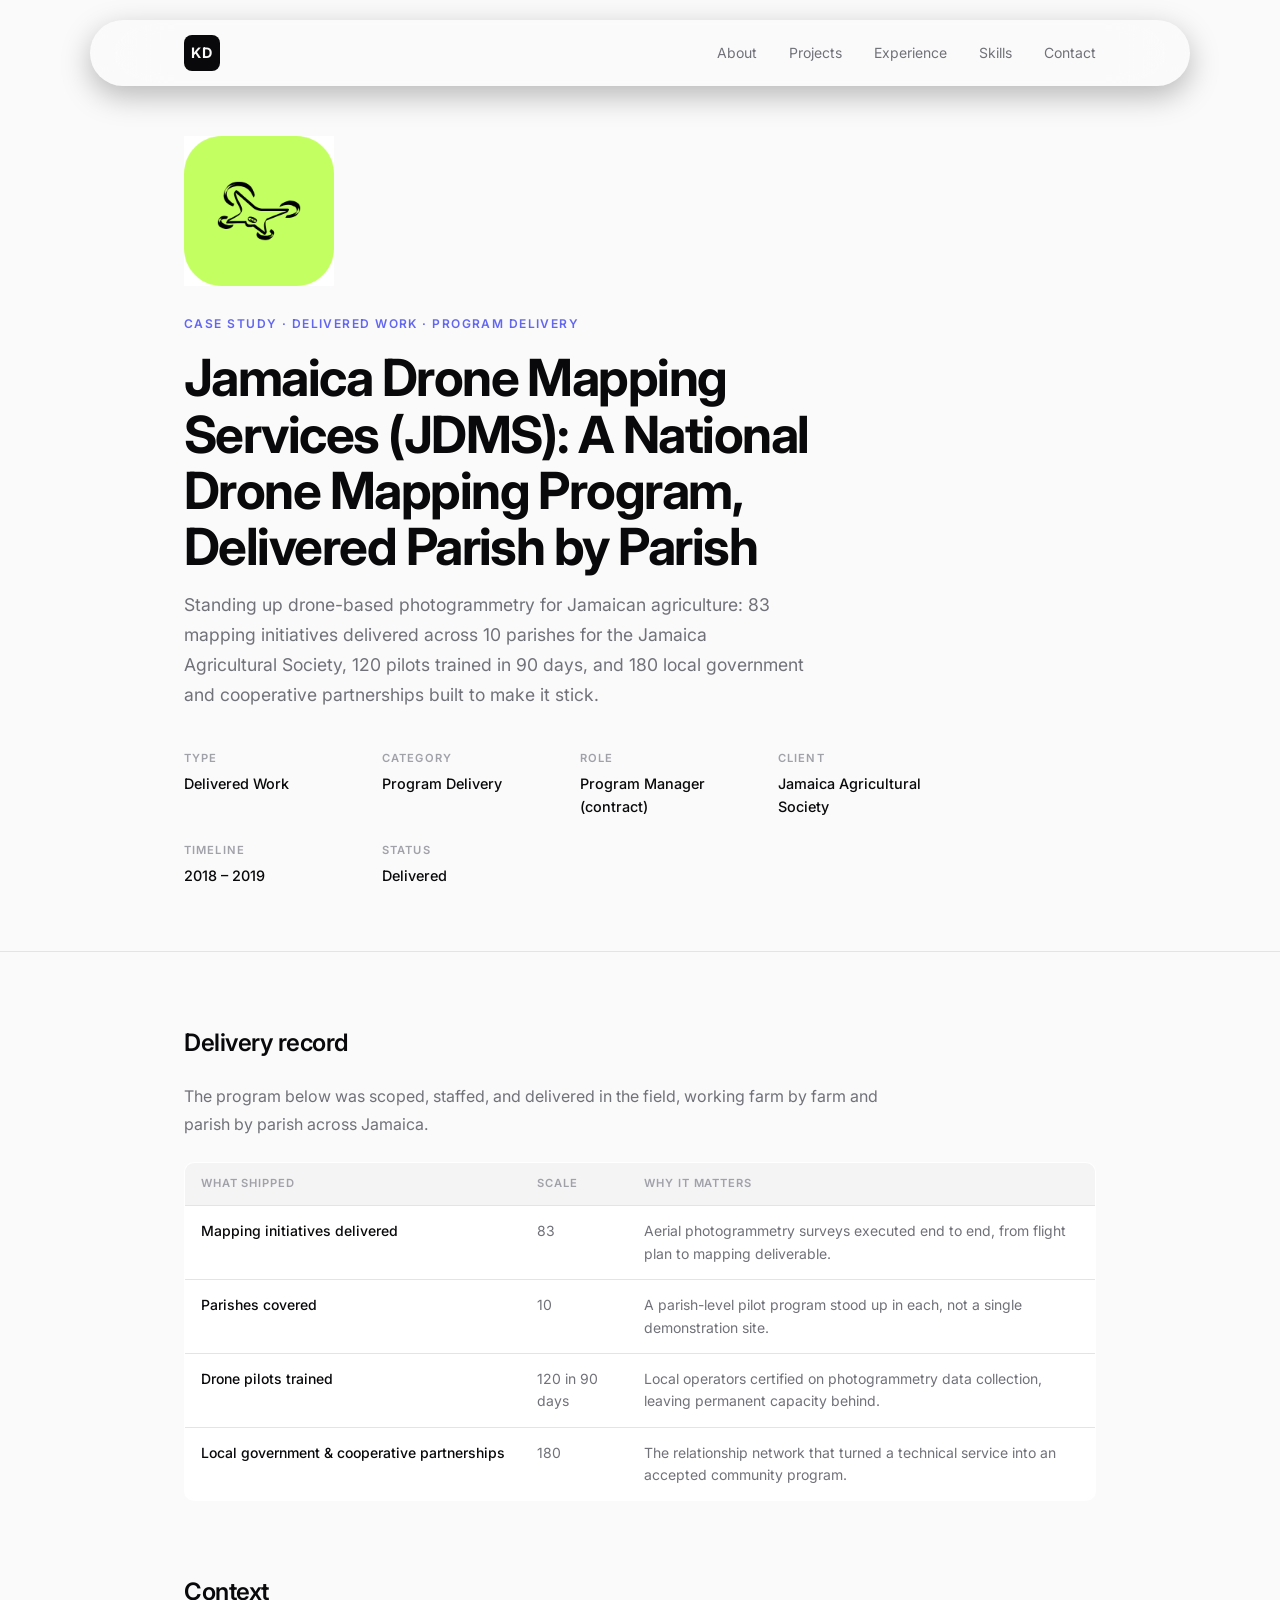
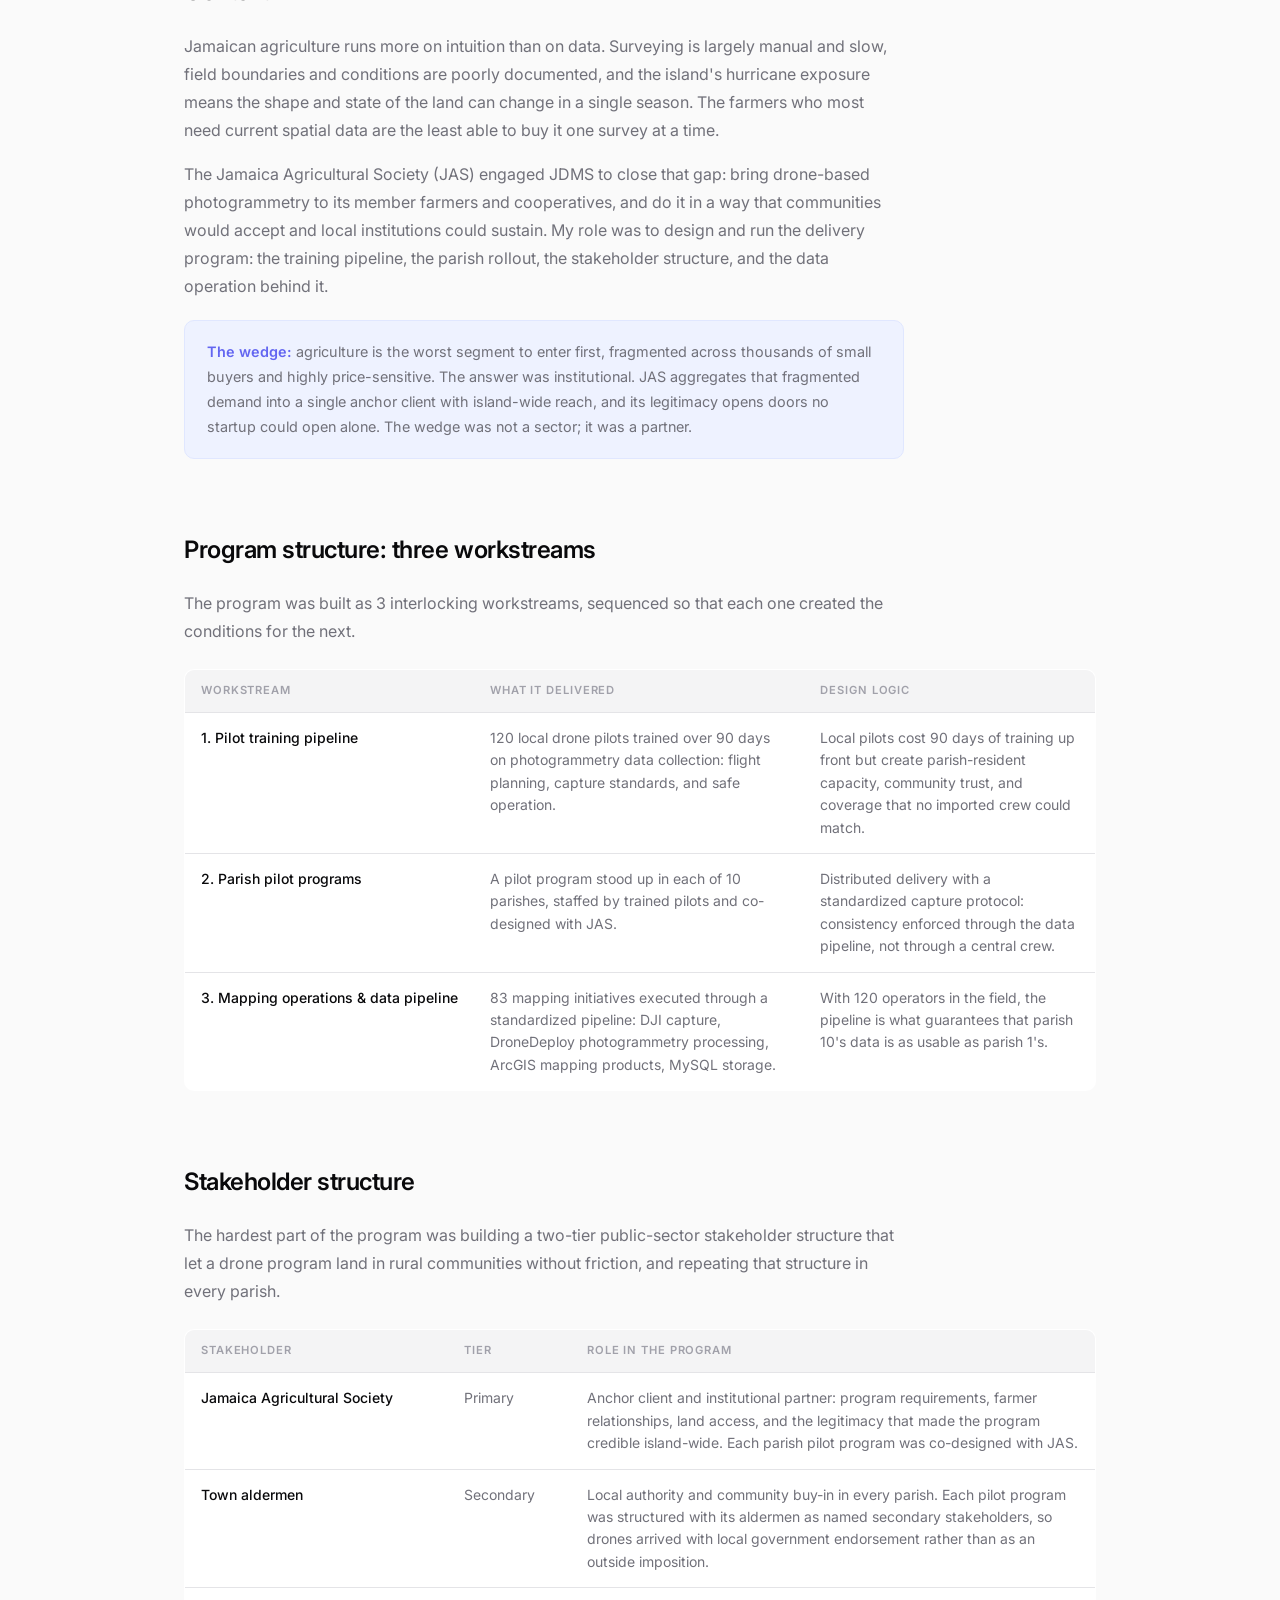
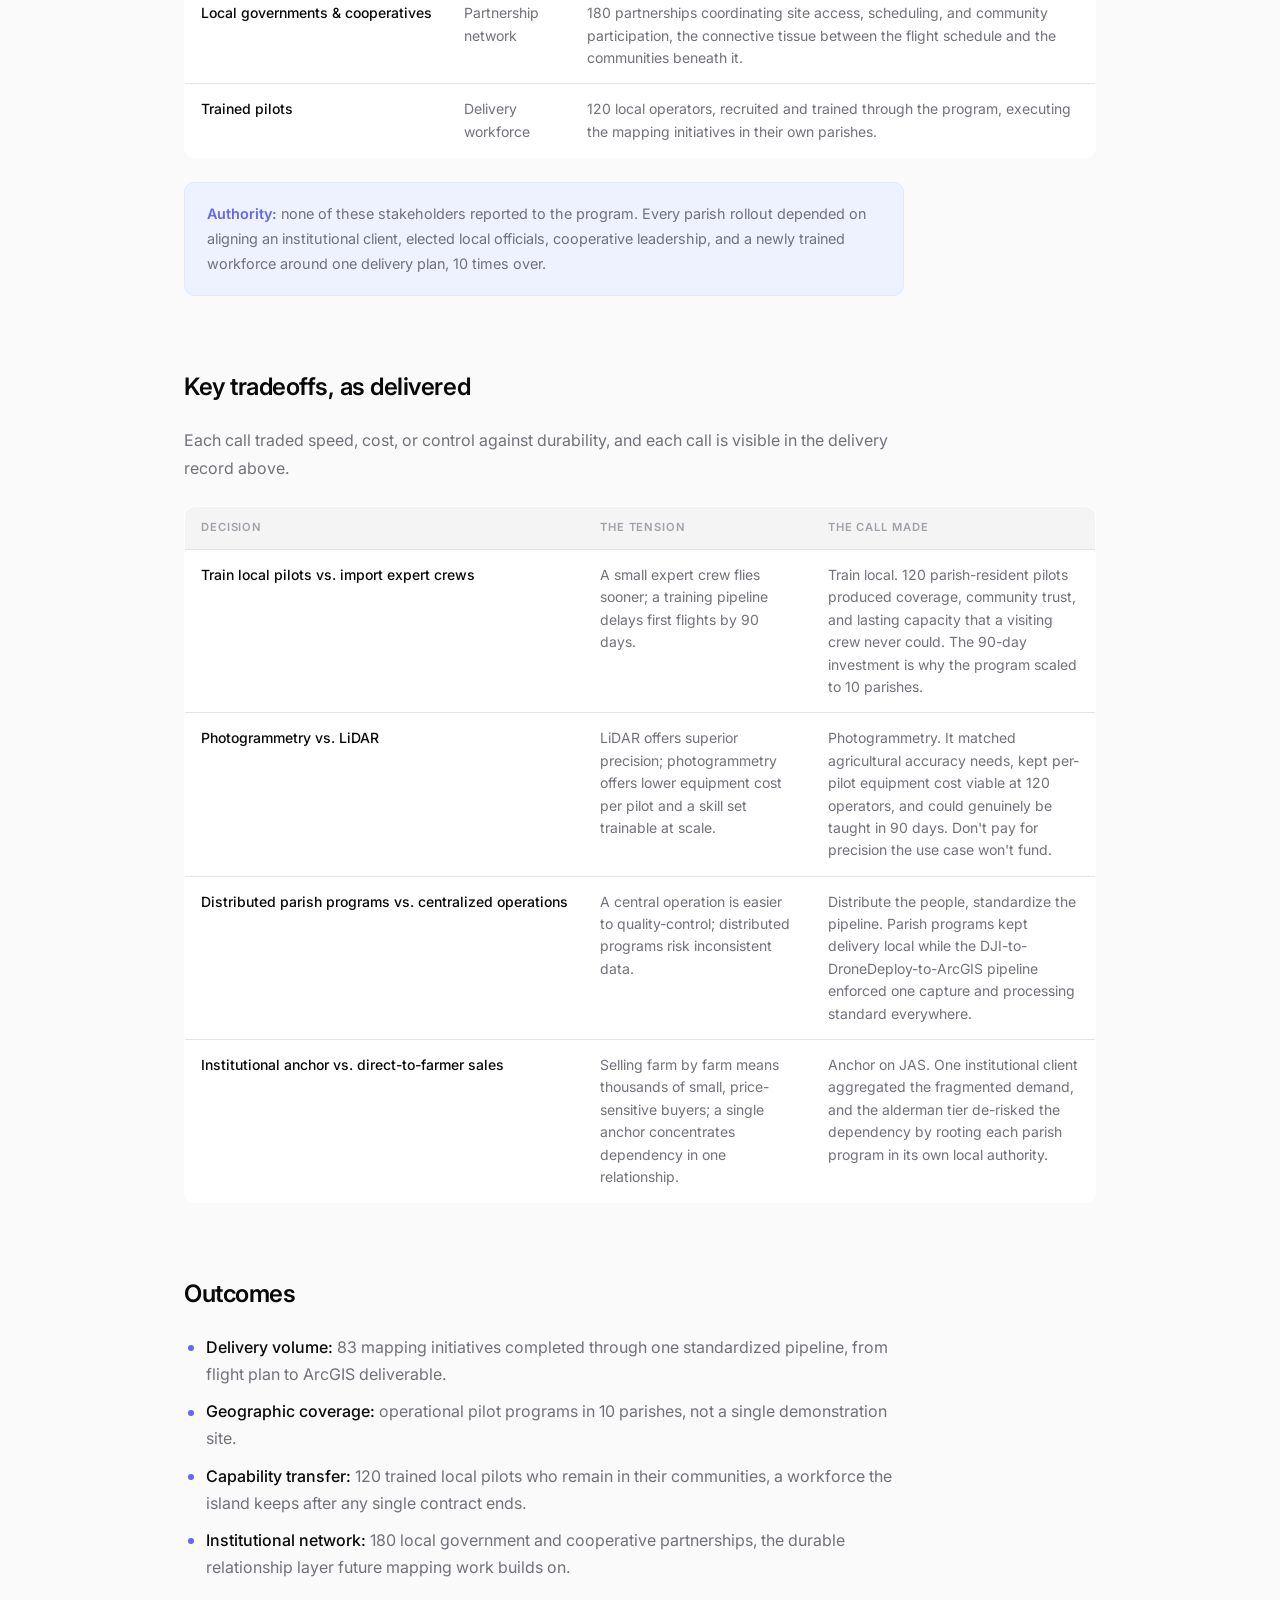
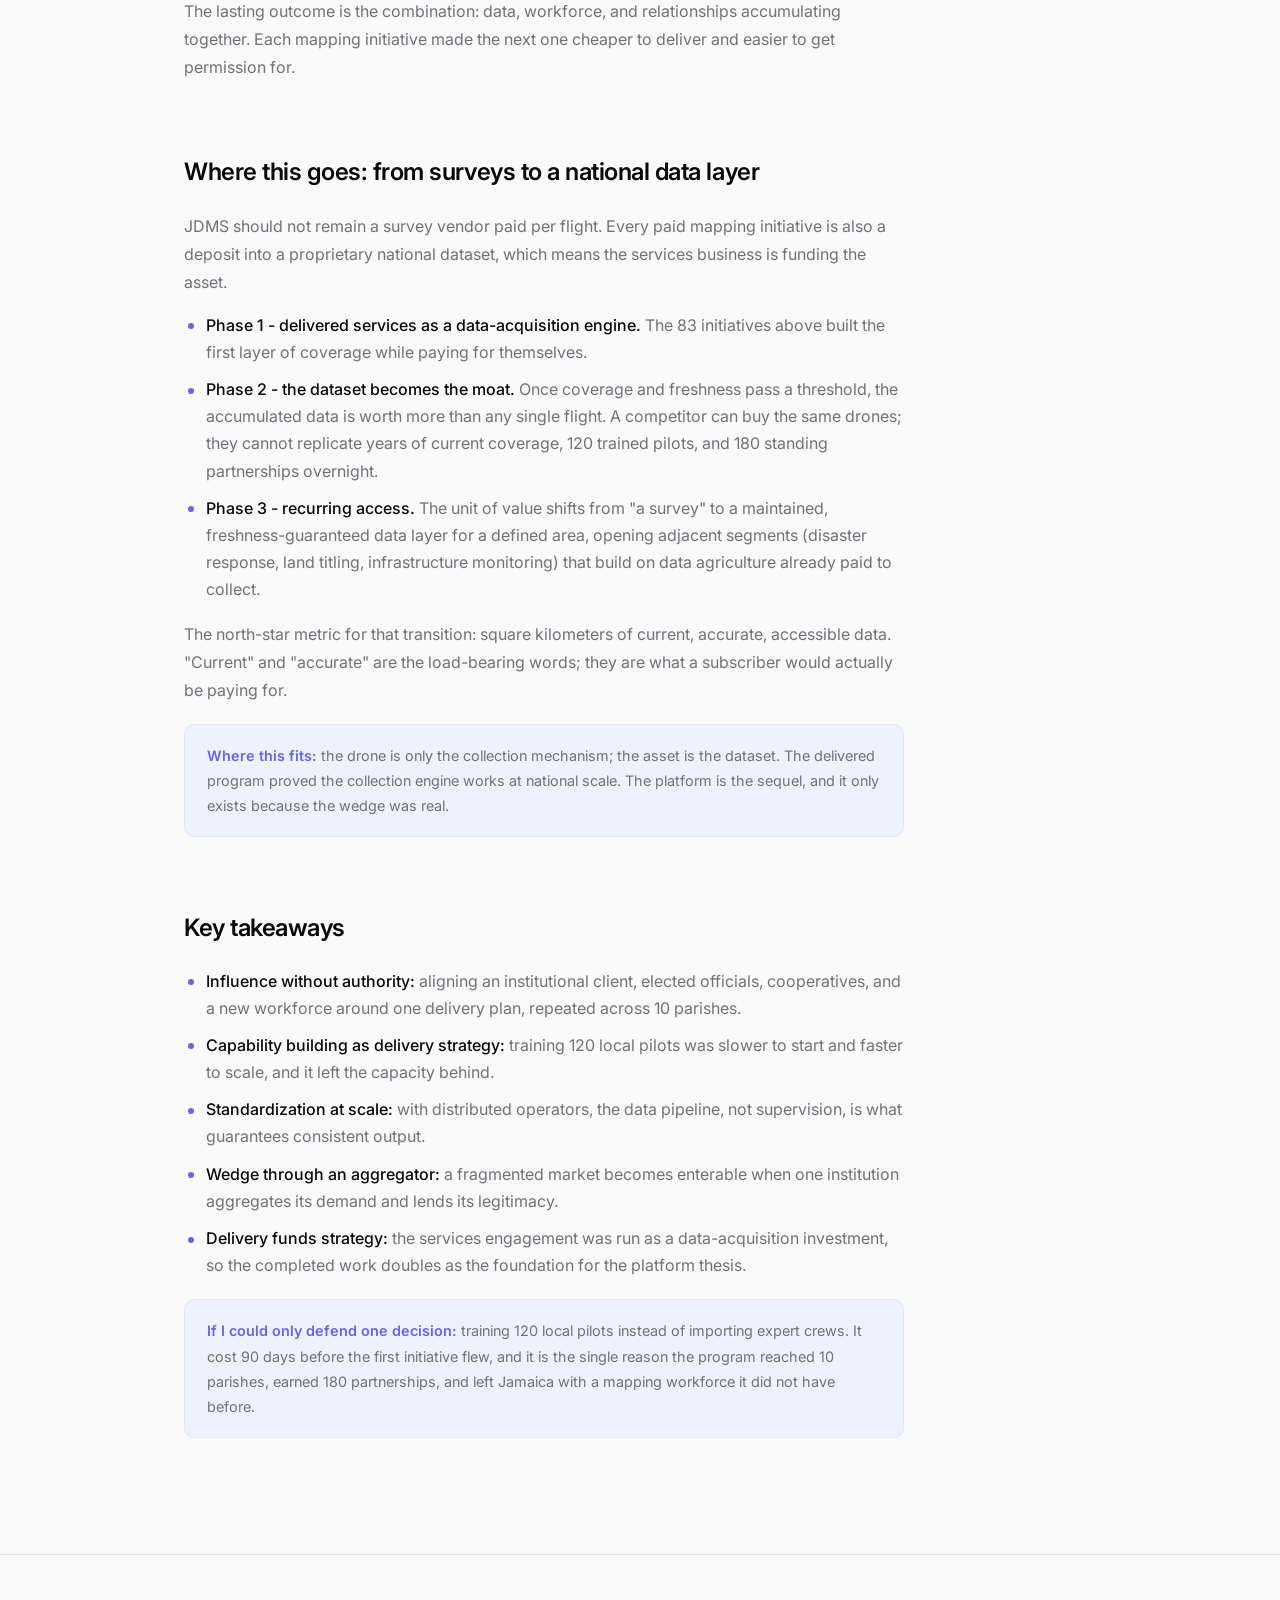
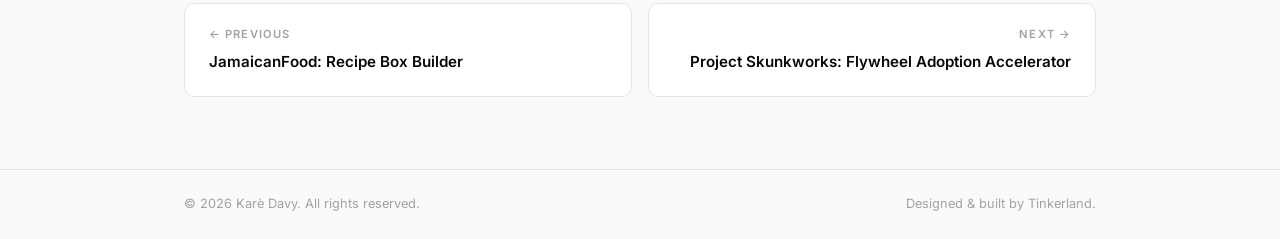
<file: case-studies/jdms.html>
<!DOCTYPE html>
<html lang="en">
<head>
  <meta name="robots" content="noindex, nofollow">
  <meta charset="UTF-8" />
  <meta name="viewport" content="width=device-width, initial-scale=1.0" />
  <title>Jamaica Drone Mapping Services (JDMS) - A National Drone Mapping Program, Delivered Parish by Parish | Karè Davy</title>
  <meta name="description" content="Program delivery case study: 83 drone mapping initiatives across 10 parishes for the Jamaica Agricultural Society, with 120 pilots trained and 180 local government and cooperative partnerships." />
  <link rel="preconnect" href="https://fonts.googleapis.com" />
  <link rel="preconnect" href="https://fonts.gstatic.com" crossorigin />
  <link href="https://fonts.googleapis.com/css2?family=Inter:wght@300;400;500;600;700&display=swap" rel="stylesheet" />
  <link rel="stylesheet" href="../css/style.css" />
</head>
<body>

  <!-- ─── NAV ─── -->
  <header class="nav" id="nav">
    <div class="container nav__inner">
      <a href="../index.html" class="nav__logo">KD</a>
      <nav class="nav__links" id="navLinks">
        <a href="../index.html#about">About</a>
        <a href="../index.html#projects">Projects</a>
        <a href="../index.html#experience">Experience</a>
        <a href="../index.html#skills">Skills</a>
        <a href="../index.html#contact">Contact</a>
      </nav>
      <button class="nav__burger" id="burger" aria-label="Toggle menu">
        <span></span><span></span><span></span>
      </button>
    </div>
  </header>

  <!-- ─── CASE HERO ─── -->
  <section class="case-hero">
    <div class="container">
      <img src="../assests/logo-mini-green.png" alt="Jamaica Drone Mapping Services logo" class="case-hero__logo" />
      <p class="case-hero__kicker reveal">Case Study · Delivered Work · Program Delivery</p>
      <h1 class="case-hero__title reveal">Jamaica Drone Mapping Services (JDMS): A National Drone Mapping Program, Delivered Parish by Parish</h1>
      <p class="case-hero__dek reveal">
        Standing up drone-based photogrammetry for Jamaican agriculture: 83 mapping initiatives
        delivered across 10 parishes for the Jamaica Agricultural Society, 120 pilots trained in
        90 days, and 180 local government and cooperative partnerships built to make it stick.
      </p>
      <dl class="case-meta reveal">
        <div class="case-meta__item"><dt>Type</dt><dd>Delivered Work</dd></div>
        <div class="case-meta__item"><dt>Category</dt><dd>Program Delivery</dd></div>
        <div class="case-meta__item"><dt>Role</dt><dd>Program Manager (contract)</dd></div>
        <div class="case-meta__item"><dt>Client</dt><dd>Jamaica Agricultural Society</dd></div>
        <div class="case-meta__item"><dt>Timeline</dt><dd>2018 – 2019</dd></div>
        <div class="case-meta__item"><dt>Status</dt><dd>Delivered</dd></div>
      </dl>
    </div>
  </section>

  <!-- ─── BODY ─── -->
  <div class="case-body">
    <div class="container">

      <section class="case-section reveal">
        <h2>Delivery record</h2>
        <p>
          The program below was scoped, staffed, and delivered in the
          field, working farm by farm and parish by parish across Jamaica.
        </p>
        <div class="cs-table-wrap">
          <table class="cs-table">
            <thead><tr><th>What shipped</th><th>Scale</th><th>Why it matters</th></tr></thead>
            <tbody>
              <tr><td>Mapping initiatives delivered</td><td>83</td><td>Aerial photogrammetry surveys executed end to end, from flight plan to mapping deliverable.</td></tr>
              <tr><td>Parishes covered</td><td>10</td><td>A parish-level pilot program stood up in each, not a single demonstration site.</td></tr>
              <tr><td>Drone pilots trained</td><td>120 in 90 days</td><td>Local operators certified on photogrammetry data collection, leaving permanent capacity behind.</td></tr>
              <tr><td>Local government &amp; cooperative partnerships</td><td>180</td><td>The relationship network that turned a technical service into an accepted community program.</td></tr>
            </tbody>
          </table>
        </div>
      </section>

      <section class="case-section reveal">
        <h2>Context</h2>
        <p>
          Jamaican agriculture runs more on intuition than on data. Surveying is largely manual
          and slow, field boundaries and conditions are poorly documented, and the island's
          hurricane exposure means the shape and state of the land can change in a single season.
          The farmers who most need current spatial data are the least able to buy it one survey
          at a time.
        </p>
        <p>
          The Jamaica Agricultural Society (JAS) engaged JDMS to close that gap: bring
          drone-based photogrammetry to its member farmers and cooperatives, and do it in a way
          that communities would accept and local institutions could sustain. My role was to
          design and run the delivery program: the training pipeline, the parish rollout, the
          stakeholder structure, and the data operation behind it.
        </p>
        <div class="case-callout">
          <p><strong>The wedge:</strong> agriculture is the worst segment to
          enter first, fragmented across thousands of small buyers and highly price-sensitive.
          The answer was institutional. JAS aggregates that fragmented demand into a single
          anchor client with island-wide reach, and its legitimacy opens doors no startup could
          open alone. The wedge was not a sector; it was a partner.</p>
        </div>
      </section>

      <section class="case-section reveal">
        <h2>Program structure: three workstreams</h2>
        <p>
          The program was built as 3 interlocking workstreams, sequenced so that each one created
          the conditions for the next.
        </p>
        <div class="cs-table-wrap">
          <table class="cs-table">
            <thead><tr><th>Workstream</th><th>What it delivered</th><th>Design logic</th></tr></thead>
            <tbody>
              <tr><td>1. Pilot training pipeline</td><td>120 local drone pilots trained over 90 days on photogrammetry data collection: flight planning, capture standards, and safe operation.</td><td>Local pilots cost 90 days of training up front but create parish-resident capacity, community trust, and coverage that no imported crew could match.</td></tr>
              <tr><td>2. Parish pilot programs</td><td>A pilot program stood up in each of 10 parishes, staffed by trained pilots and co-designed with JAS.</td><td>Distributed delivery with a standardized capture protocol: consistency enforced through the data pipeline, not through a central crew.</td></tr>
              <tr><td>3. Mapping operations &amp; data pipeline</td><td>83 mapping initiatives executed through a standardized pipeline: DJI capture, DroneDeploy photogrammetry processing, ArcGIS mapping products, MySQL storage.</td><td>With 120 operators in the field, the pipeline is what guarantees that parish 10's data is as usable as parish 1's.</td></tr>
            </tbody>
          </table>
        </div>
      </section>

      <section class="case-section reveal">
        <h2>Stakeholder structure</h2>
        <p>
          The hardest part of the program was building a two-tier
          public-sector stakeholder structure that let a drone program land in rural communities
          without friction, and repeating that structure in every parish.
        </p>
        <div class="cs-table-wrap">
          <table class="cs-table">
            <thead><tr><th>Stakeholder</th><th>Tier</th><th>Role in the program</th></tr></thead>
            <tbody>
              <tr><td>Jamaica Agricultural Society</td><td>Primary</td><td>Anchor client and institutional partner: program requirements, farmer relationships, land access, and the legitimacy that made the program credible island-wide. Each parish pilot program was co-designed with JAS.</td></tr>
              <tr><td>Town aldermen</td><td>Secondary</td><td>Local authority and community buy-in in every parish. Each pilot program was structured with its aldermen as named secondary stakeholders, so drones arrived with local government endorsement rather than as an outside imposition.</td></tr>
              <tr><td>Local governments &amp; cooperatives</td><td>Partnership network</td><td>180 partnerships coordinating site access, scheduling, and community participation, the connective tissue between the flight schedule and the communities beneath it.</td></tr>
              <tr><td>Trained pilots</td><td>Delivery workforce</td><td>120 local operators, recruited and trained through the program, executing the mapping initiatives in their own parishes.</td></tr>
            </tbody>
          </table>
        </div>
        <div class="case-callout">
          <p><strong>Authority:</strong> none of these stakeholders reported to
          the program. Every parish rollout depended on aligning an institutional client, elected
          local officials, cooperative leadership, and a newly trained workforce around one
          delivery plan, 10 times over.</p>
        </div>
      </section>

      <section class="case-section reveal">
        <h2>Key tradeoffs, as delivered</h2>
        <p>
          Each call traded speed, cost, or
          control against durability, and each call is visible in the delivery record above.
        </p>
        <div class="cs-table-wrap">
          <table class="cs-table">
            <thead><tr><th>Decision</th><th>The tension</th><th>The call made</th></tr></thead>
            <tbody>
              <tr><td>Train local pilots vs. import expert crews</td><td>A small expert crew flies sooner; a training pipeline delays first flights by 90 days.</td><td>Train local. 120 parish-resident pilots produced coverage, community trust, and lasting capacity that a visiting crew never could. The 90-day investment is why the program scaled to 10 parishes.</td></tr>
              <tr><td>Photogrammetry vs. LiDAR</td><td>LiDAR offers superior precision; photogrammetry offers lower equipment cost per pilot and a skill set trainable at scale.</td><td>Photogrammetry. It matched agricultural accuracy needs, kept per-pilot equipment cost viable at 120 operators, and could genuinely be taught in 90 days. Don't pay for precision the use case won't fund.</td></tr>
              <tr><td>Distributed parish programs vs. centralized operations</td><td>A central operation is easier to quality-control; distributed programs risk inconsistent data.</td><td>Distribute the people, standardize the pipeline. Parish programs kept delivery local while the DJI-to-DroneDeploy-to-ArcGIS pipeline enforced one capture and processing standard everywhere.</td></tr>
              <tr><td>Institutional anchor vs. direct-to-farmer sales</td><td>Selling farm by farm means thousands of small, price-sensitive buyers; a single anchor concentrates dependency in one relationship.</td><td>Anchor on JAS. One institutional client aggregated the fragmented demand, and the alderman tier de-risked the dependency by rooting each parish program in its own local authority.</td></tr>
            </tbody>
          </table>
        </div>
      </section>

      <section class="case-section reveal">
        <h2>Outcomes</h2>
        <ul>
          <li><strong>Delivery volume:</strong> 83 mapping initiatives completed through one standardized pipeline, from flight plan to ArcGIS deliverable.</li>
          <li><strong>Geographic coverage:</strong> operational pilot programs in 10 parishes, not a single demonstration site.</li>
          <li><strong>Capability transfer:</strong> 120 trained local pilots who remain in their communities, a workforce the island keeps after any single contract ends.</li>
          <li><strong>Institutional network:</strong> 180 local government and cooperative partnerships, the durable relationship layer future mapping work builds on.</li>
        </ul>
        <p>
          The lasting outcome is the combination: data, workforce, and relationships accumulating
          together. Each mapping initiative made the next one cheaper to deliver and easier to
          get permission for.
        </p>
      </section>

      <section class="case-section reveal">
        <h2>Where this goes: from surveys to a national data layer</h2>
        <p>
          JDMS should not remain a survey
          vendor paid per flight. Every paid mapping initiative is also a deposit into a
          proprietary national dataset, which means the services business is funding the asset.
        </p>
        <ul>
          <li><strong>Phase 1 - delivered services as a data-acquisition engine.</strong> The 83 initiatives above built the first layer of coverage while paying for themselves.</li>
          <li><strong>Phase 2 - the dataset becomes the moat.</strong> Once coverage and freshness pass a threshold, the accumulated data is worth more than any single flight. A competitor can buy the same drones; they cannot replicate years of current coverage, 120 trained pilots, and 180 standing partnerships overnight.</li>
          <li><strong>Phase 3 - recurring access.</strong> The unit of value shifts from "a survey" to a maintained, freshness-guaranteed data layer for a defined area, opening adjacent segments (disaster response, land titling, infrastructure monitoring) that build on data agriculture already paid to collect.</li>
        </ul>
        <p>
          The north-star metric for that transition: square kilometers of current, accurate,
          accessible data. "Current" and "accurate" are the load-bearing words; they are what a
          subscriber would actually be paying for.
        </p>
        <div class="case-callout">
          <p><strong>Where this fits:</strong> the drone is only the collection mechanism; the
          asset is the dataset. The delivered program proved the collection engine works at
          national scale. The platform is the sequel, and it only exists because the wedge was
          real.</p>
        </div>
      </section>

      <section class="case-section reveal">
        <h2>Key takeaways</h2>
        <ul>
          <li><strong>Influence without authority:</strong> aligning an institutional client, elected officials, cooperatives, and a new workforce around one delivery plan, repeated across 10 parishes.</li>
          <li><strong>Capability building as delivery strategy:</strong> training 120 local pilots was slower to start and faster to scale, and it left the capacity behind.</li>
          <li><strong>Standardization at scale:</strong> with distributed operators, the data pipeline, not supervision, is what guarantees consistent output.</li>
          <li><strong>Wedge through an aggregator:</strong> a fragmented market becomes enterable when one institution aggregates its demand and lends its legitimacy.</li>
          <li><strong>Delivery funds strategy:</strong> the services engagement was run as a data-acquisition investment, so the completed work doubles as the foundation for the platform thesis.</li>
        </ul>
        <div class="case-callout">
          <p><strong>If I could only defend one decision:</strong> training 120 local pilots
          instead of importing expert crews. It cost 90 days before the first initiative flew,
          and it is the single reason the program reached 10 parishes, earned 180 partnerships,
          and left Jamaica with a mapping workforce it did not have before.</p>
        </div>
      </section>

    </div>
  </div>

  <!-- ─── PREV / NEXT ─── -->
  <nav class="case-pagination">
    <div class="container case-pagination__grid">
      <a href="jamaicanfood.html" class="case-pagination__link">
        <span class="case-pagination__dir">← Previous</span>
        <span class="case-pagination__title">JamaicanFood: Recipe Box Builder</span>
      </a>
      <a href="skunkworks-flywheel.html" class="case-pagination__link case-pagination__link--next">
        <span class="case-pagination__dir">Next →</span>
        <span class="case-pagination__title">Project Skunkworks: Flywheel Adoption Accelerator</span>
      </a>
    </div>
  </nav>

  <!-- ─── FOOTER ─── -->
  <footer class="footer">
    <div class="container footer__inner">
      <span>© 2026 Karè Davy. All rights reserved.</span>
      <span>Designed &amp; built by Tinkerland.</span>
    </div>
  </footer>

  <script src="../js/main.js"></script>
</body>
</html>
</file>
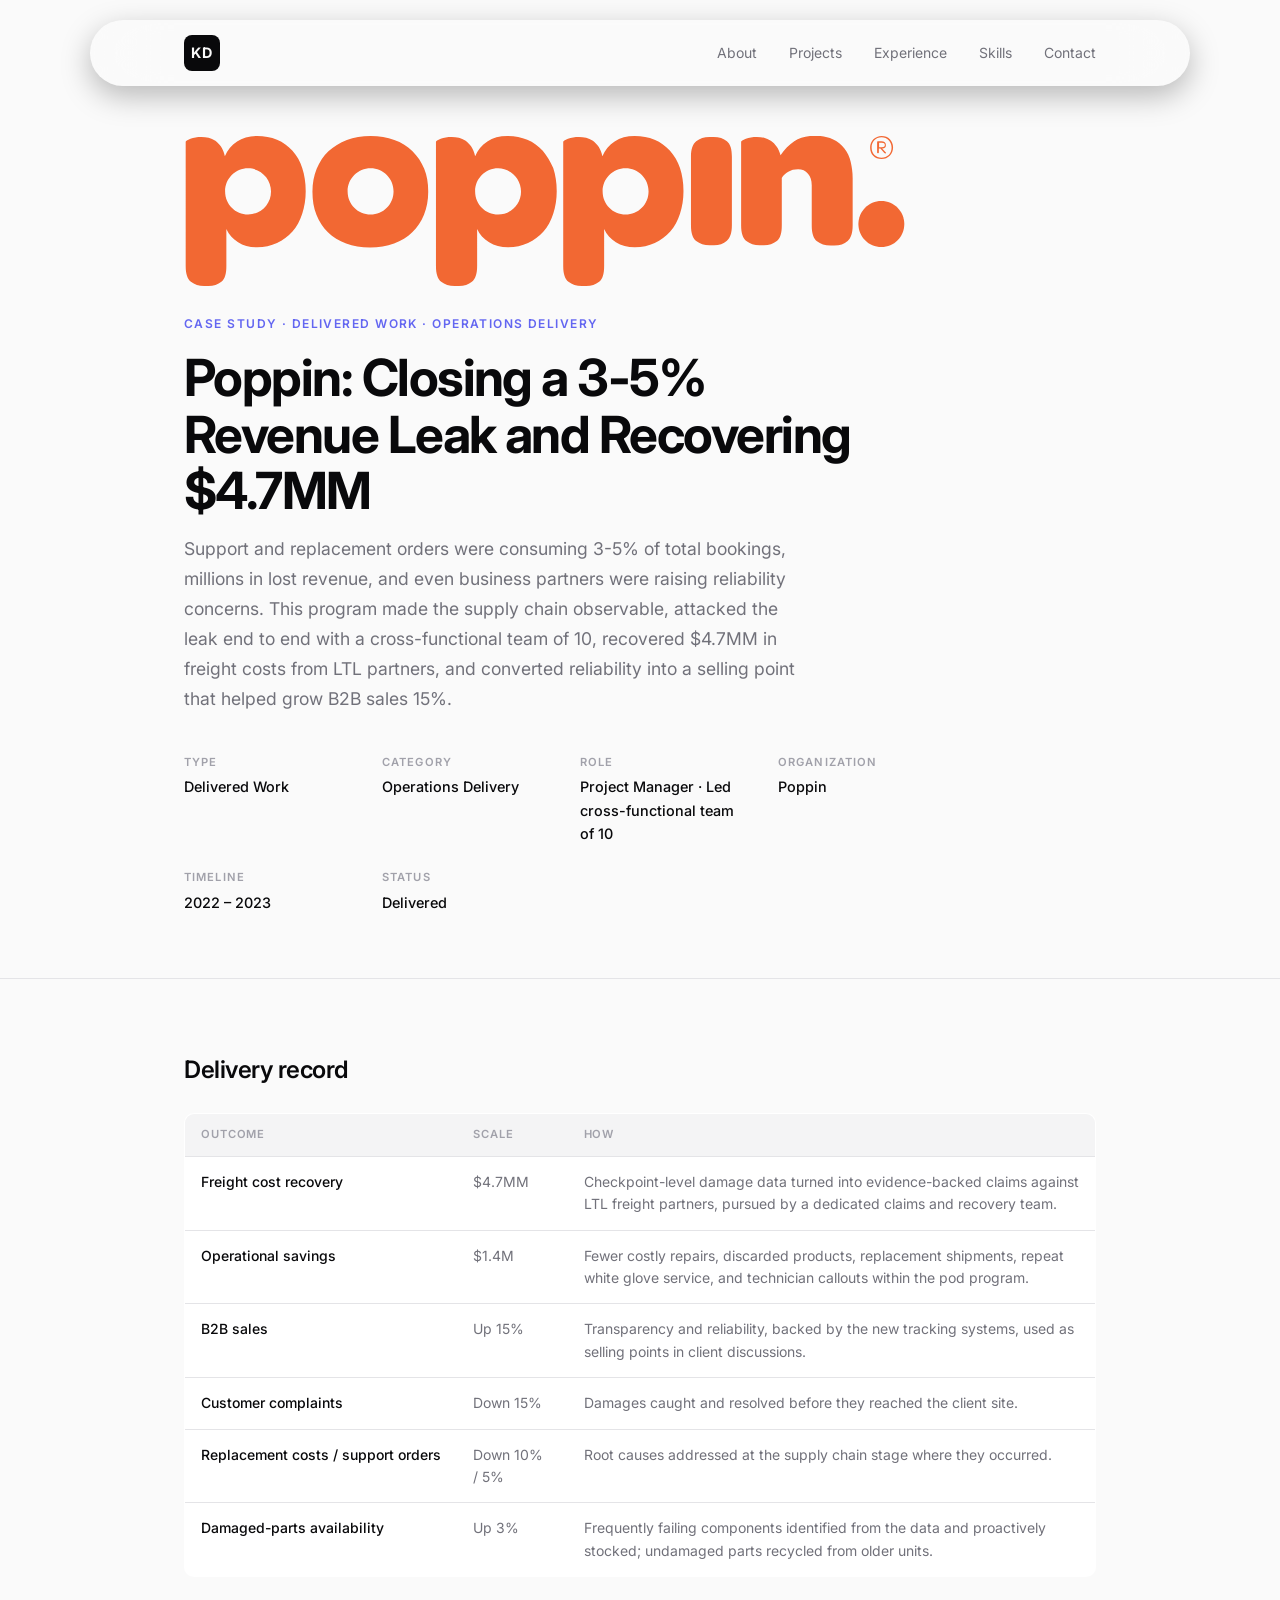
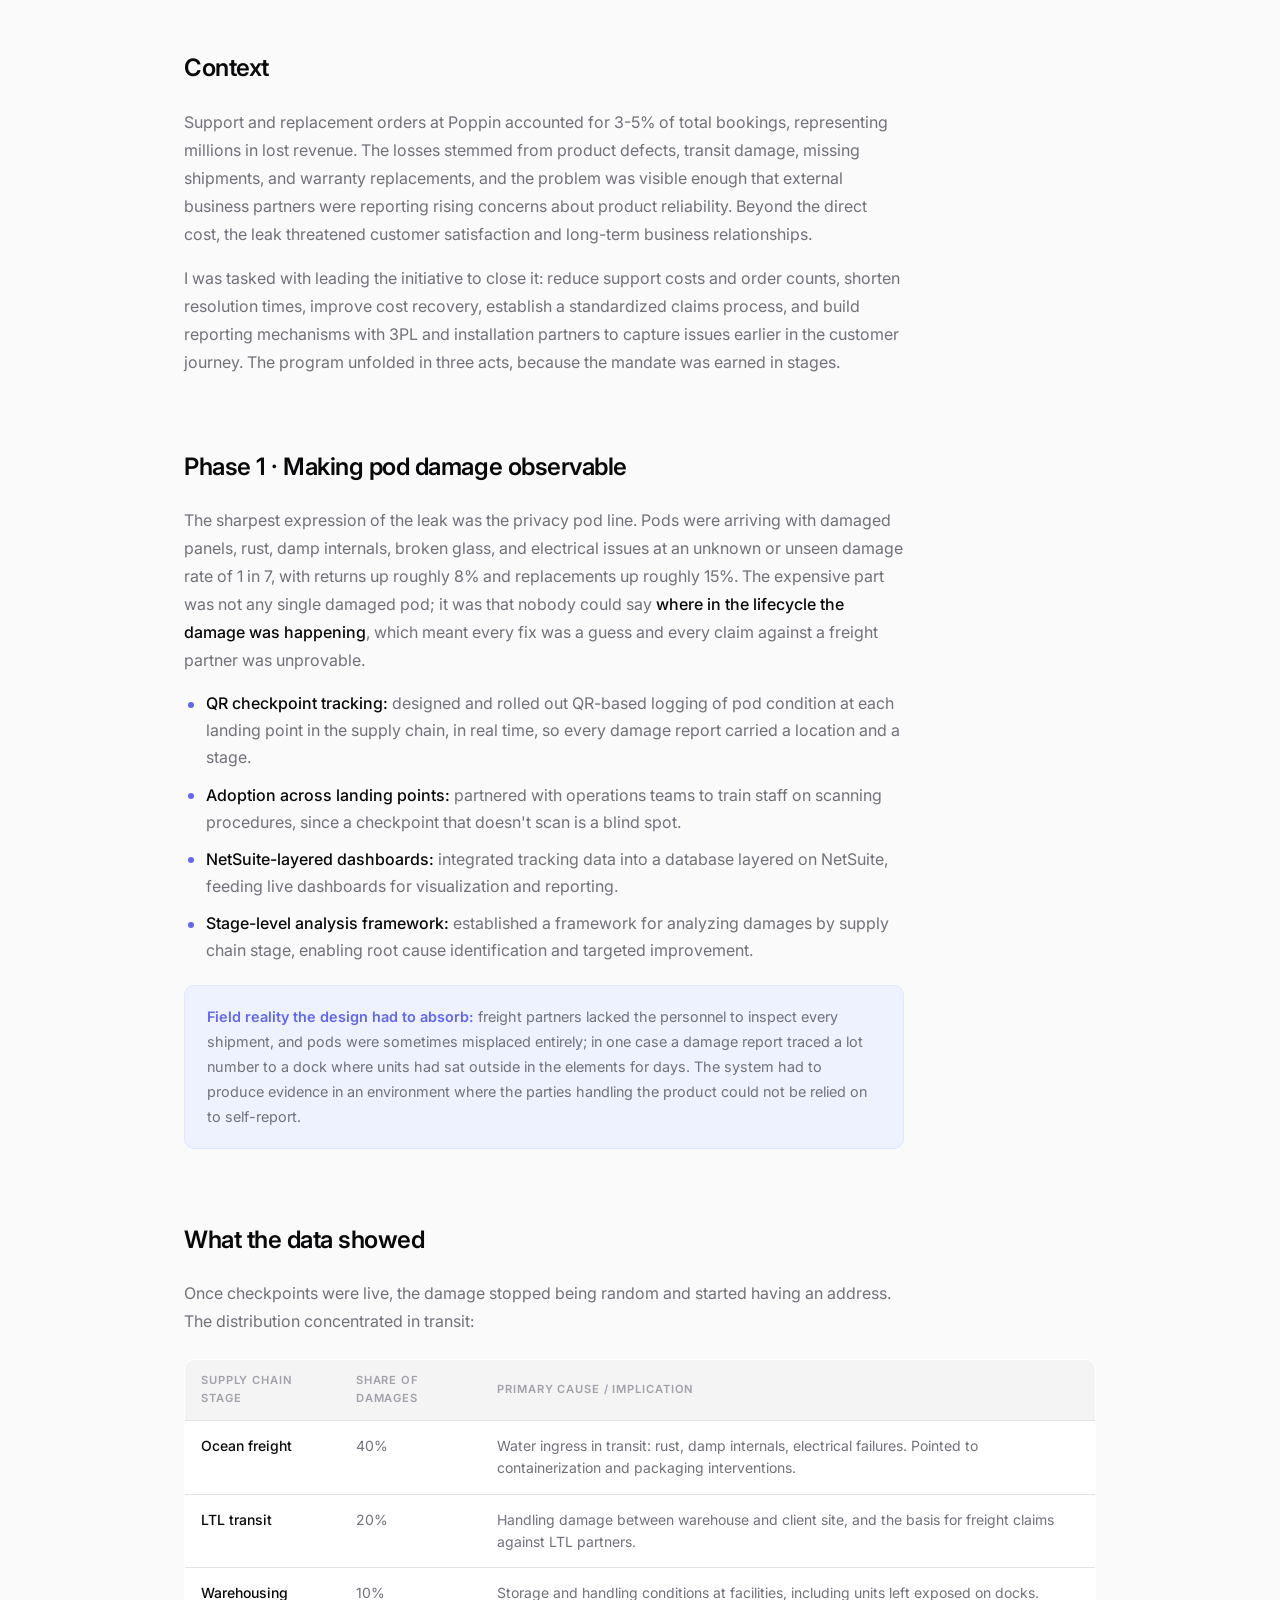
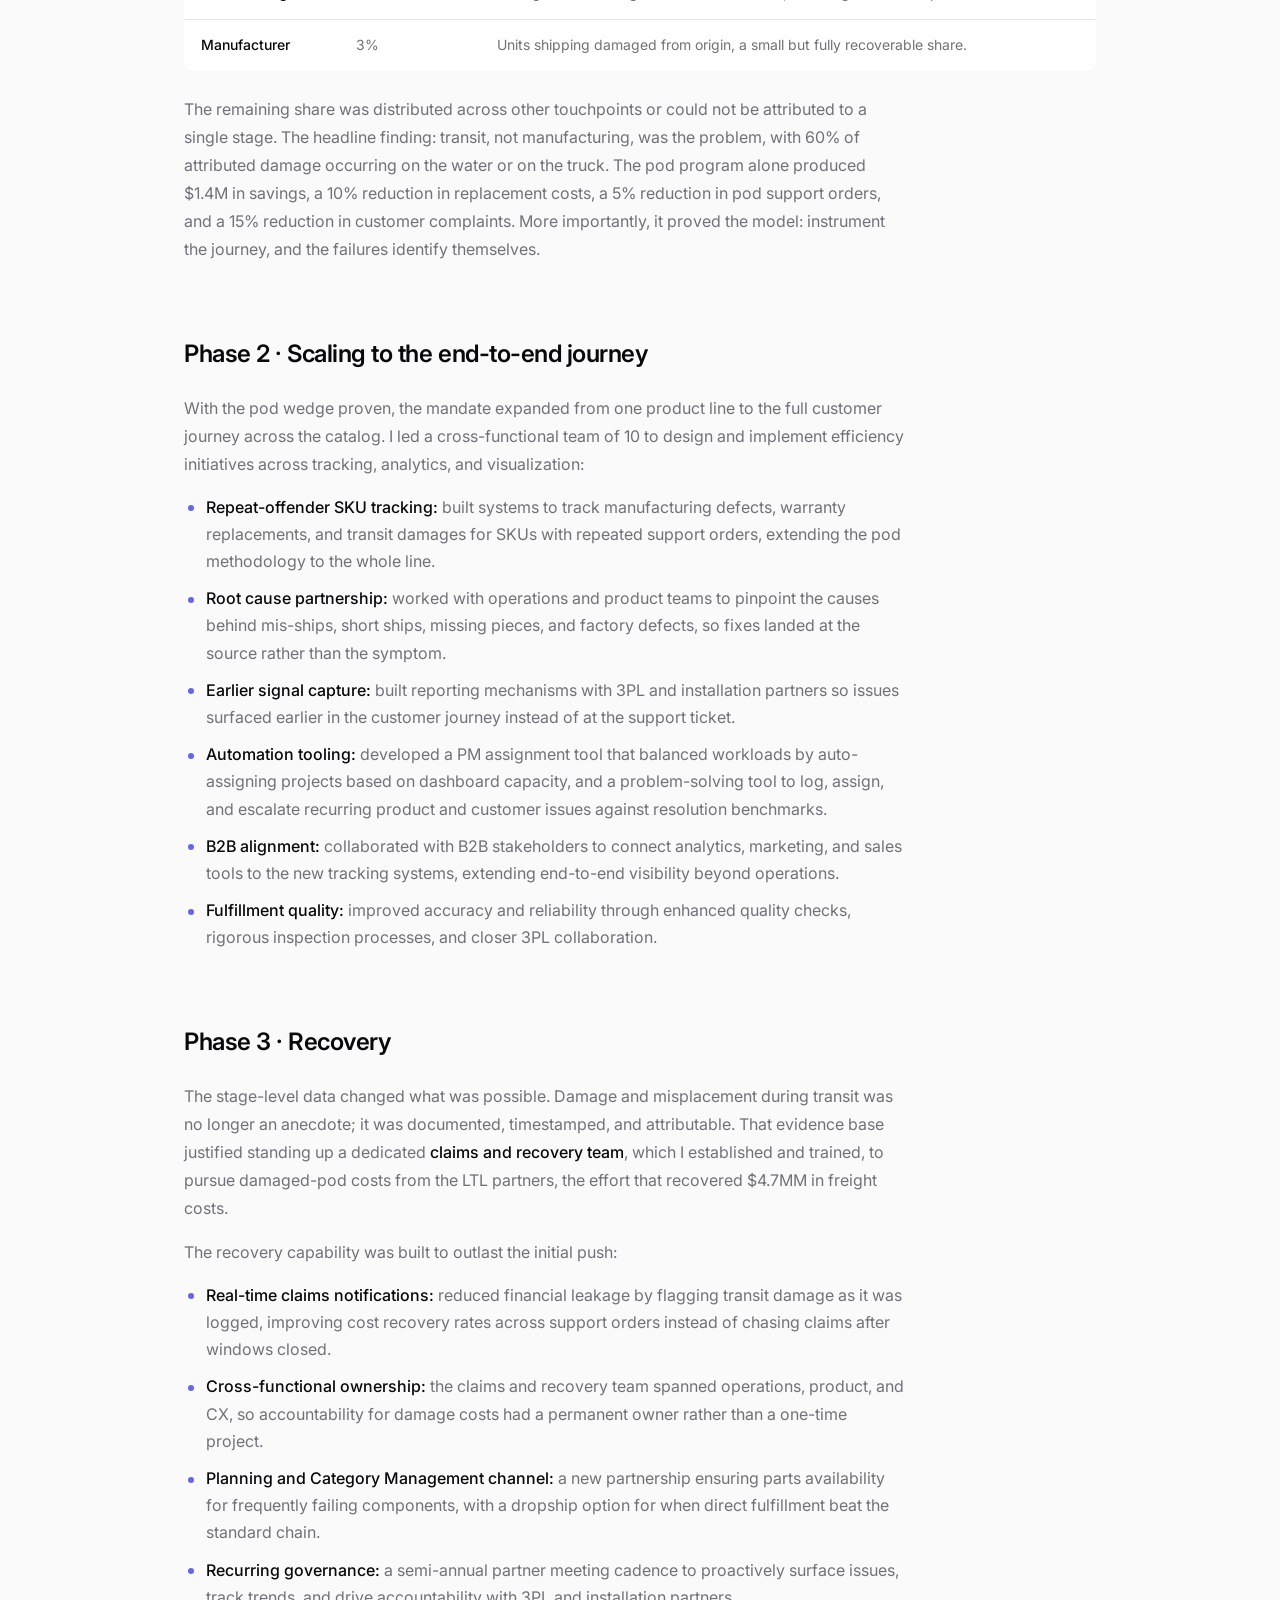
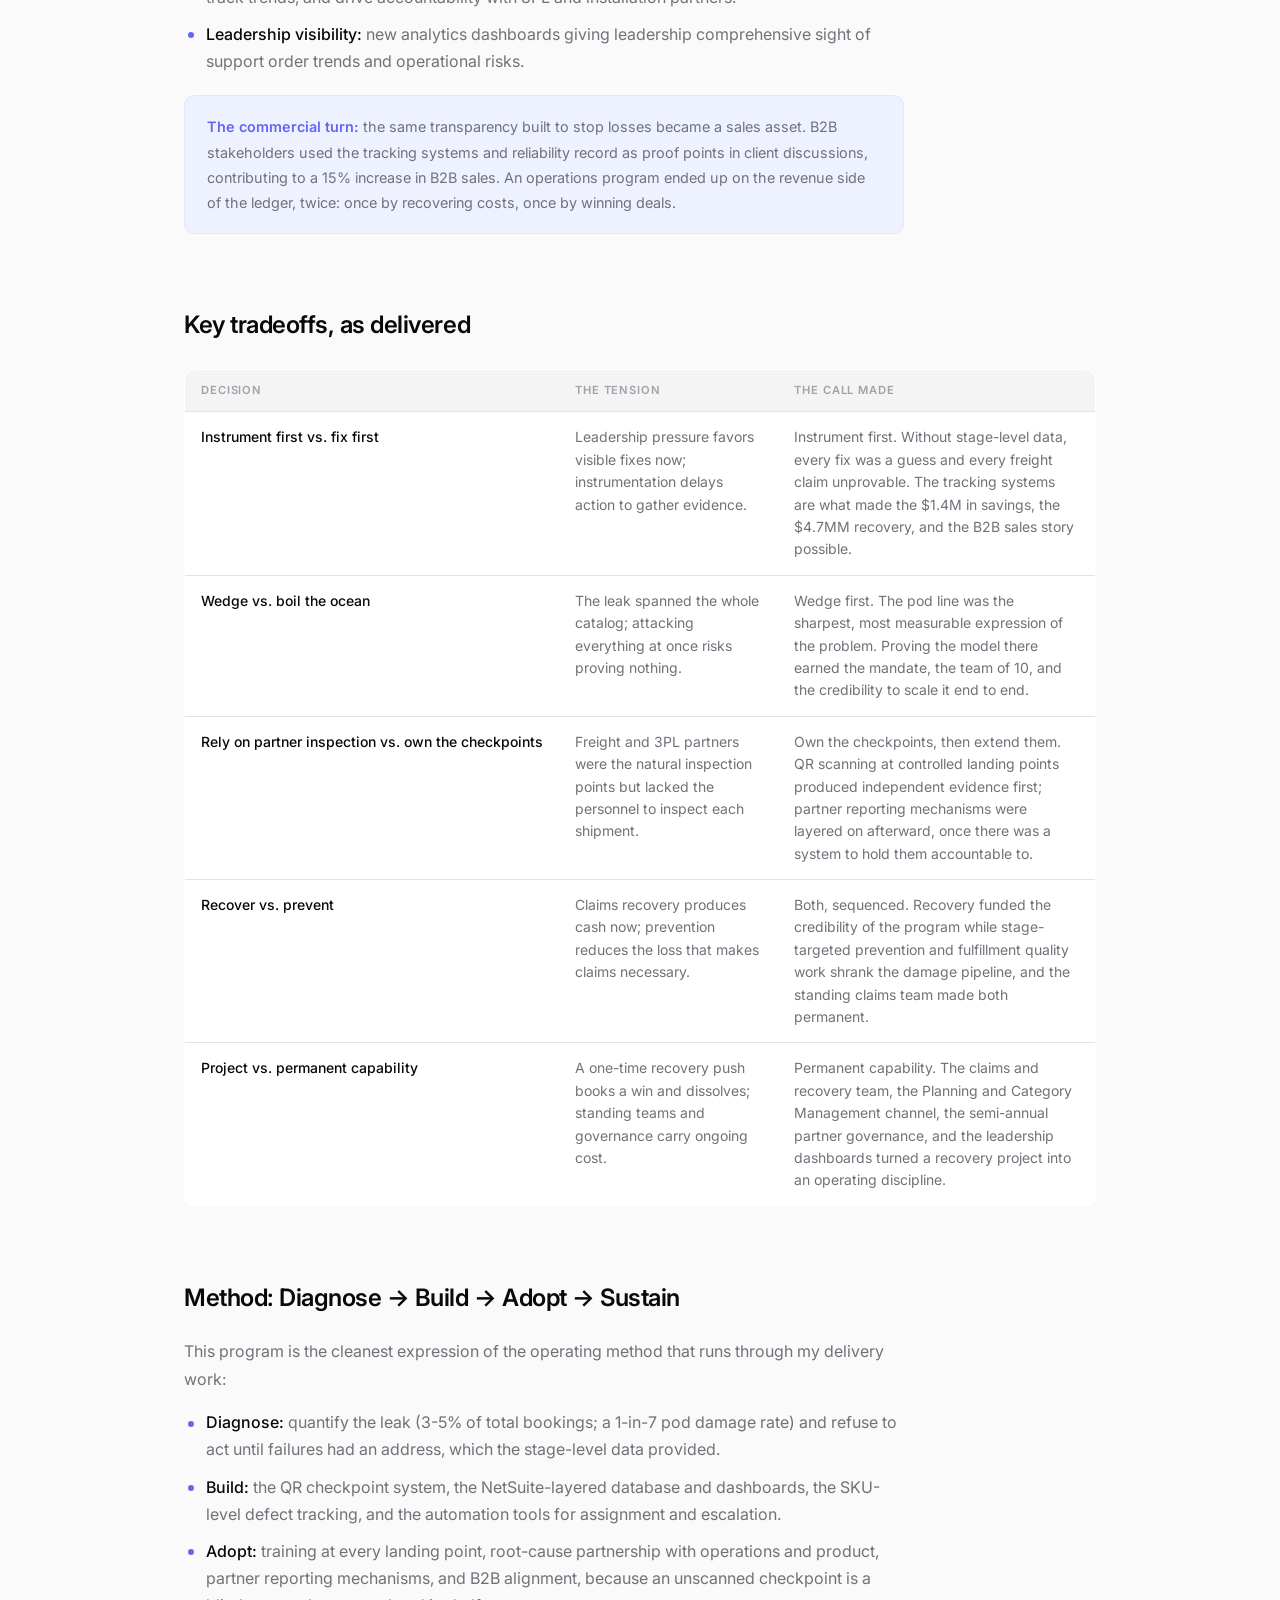
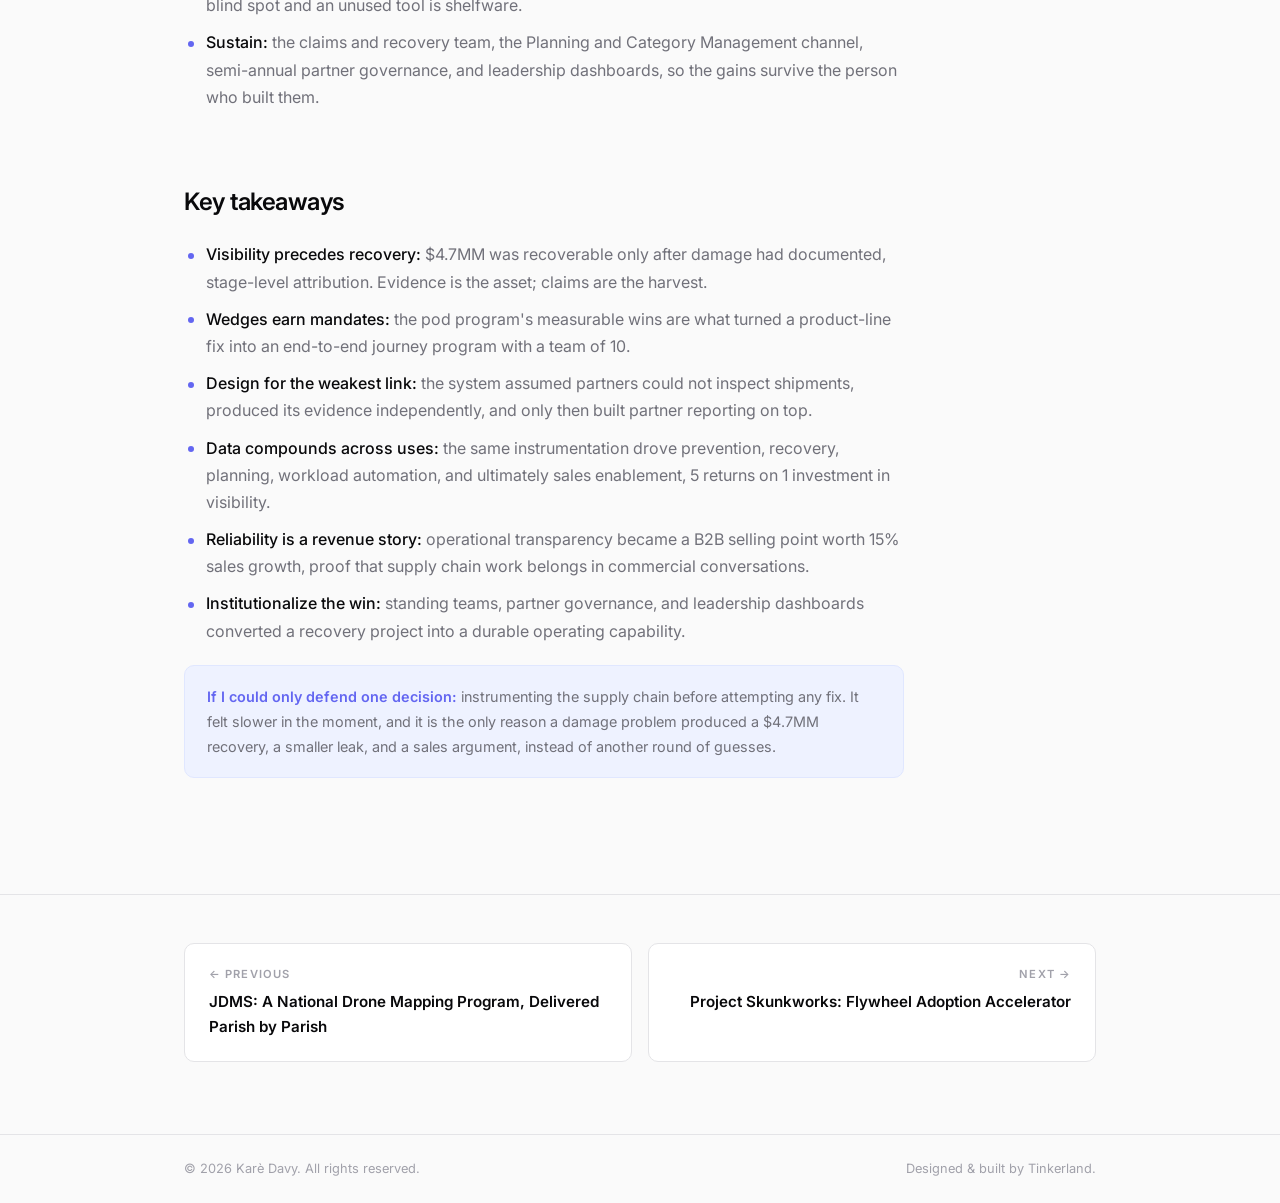
<file: case-studies/poppin.html>
<!DOCTYPE html>
<html lang="en">
<head>
  <meta name="robots" content="noindex, nofollow">
  <meta charset="UTF-8" />
  <meta name="viewport" content="width=device-width, initial-scale=1.0" />
  <title>Poppin: Closing a 3-5% Revenue Leak and Recovering $4.7MM | Karè Davy</title>
  <meta name="description" content="Operations delivery case study: an end-to-end program attacking support and replacement order losses at Poppin. QR damage tracking, a cross-functional team of 10, automation tools, a $4.7MM freight recovery, and a 15% B2B sales increase." />
  <link rel="preconnect" href="https://fonts.googleapis.com" />
  <link rel="preconnect" href="https://fonts.gstatic.com" crossorigin />
  <link href="https://fonts.googleapis.com/css2?family=Inter:wght@300;400;500;600;700&display=swap" rel="stylesheet" />
  <link rel="stylesheet" href="../css/style.css" />
</head>
<body>

  <!-- ─── NAV ─── -->
  <header class="nav" id="nav">
    <div class="container nav__inner">
      <a href="../index.html" class="nav__logo">KD</a>
      <nav class="nav__links" id="navLinks">
        <a href="../index.html#about">About</a>
        <a href="../index.html#projects">Projects</a>
        <a href="../index.html#experience">Experience</a>
        <a href="../index.html#skills">Skills</a>
        <a href="../index.html#contact">Contact</a>
      </nav>
      <button class="nav__burger" id="burger" aria-label="Toggle menu">
        <span></span><span></span><span></span>
      </button>
    </div>
  </header>

  <!-- ─── CASE HERO ─── -->
  <section class="case-hero">
    <div class="container">
      <img src="../assests/poppin_logo.svg" alt="Poppin logo" class="case-hero__logo" />
      <p class="case-hero__kicker reveal">Case Study · Delivered Work · Operations Delivery</p>
      <h1 class="case-hero__title reveal">Poppin: Closing a 3-5% Revenue Leak and Recovering $4.7MM</h1>
      <p class="case-hero__dek reveal">
        Support and replacement orders were consuming 3-5% of total bookings, millions in lost
        revenue, and even business partners were raising reliability concerns. This program made
        the supply chain observable, attacked the leak end to end with a cross-functional team of
        10, recovered $4.7MM in freight costs from LTL partners, and converted reliability into a
        selling point that helped grow B2B sales 15%.
      </p>
      <dl class="case-meta reveal">
        <div class="case-meta__item"><dt>Type</dt><dd>Delivered Work</dd></div>
        <div class="case-meta__item"><dt>Category</dt><dd>Operations Delivery</dd></div>
        <div class="case-meta__item"><dt>Role</dt><dd>Project Manager · Led cross-functional team of 10</dd></div>
        <div class="case-meta__item"><dt>Organization</dt><dd>Poppin</dd></div>
        <div class="case-meta__item"><dt>Timeline</dt><dd>2022 – 2023</dd></div>
        <div class="case-meta__item"><dt>Status</dt><dd>Delivered</dd></div>
      </dl>
    </div>
  </section>

  <!-- ─── BODY ─── -->
  <div class="case-body">
    <div class="container">

      <section class="case-section reveal">
        <h2>Delivery record</h2>
        <div class="cs-table-wrap">
          <table class="cs-table">
            <thead><tr><th>Outcome</th><th>Scale</th><th>How</th></tr></thead>
            <tbody>
              <tr><td>Freight cost recovery</td><td>$4.7MM</td><td>Checkpoint-level damage data turned into evidence-backed claims against LTL freight partners, pursued by a dedicated claims and recovery team.</td></tr>
              <tr><td>Operational savings</td><td>$1.4M</td><td>Fewer costly repairs, discarded products, replacement shipments, repeat white glove service, and technician callouts within the pod program.</td></tr>
              <tr><td>B2B sales</td><td>Up 15%</td><td>Transparency and reliability, backed by the new tracking systems, used as selling points in client discussions.</td></tr>
              <tr><td>Customer complaints</td><td>Down 15%</td><td>Damages caught and resolved before they reached the client site.</td></tr>
              <tr><td>Replacement costs / support orders</td><td>Down 10% / 5%</td><td>Root causes addressed at the supply chain stage where they occurred.</td></tr>
              <tr><td>Damaged-parts availability</td><td>Up 3%</td><td>Frequently failing components identified from the data and proactively stocked; undamaged parts recycled from older units.</td></tr>
            </tbody>
          </table>
        </div>
      </section>

      <section class="case-section reveal">
        <h2>Context</h2>
        <p>
          Support and replacement orders at Poppin accounted for 3-5% of total bookings,
          representing millions in lost revenue. The losses stemmed from product defects, transit
          damage, missing shipments, and warranty replacements, and the problem was visible
          enough that external business partners were reporting rising concerns about product
          reliability. Beyond the direct cost, the leak threatened customer satisfaction and
          long-term business relationships.
        </p>
        <p>
          I was tasked with leading the initiative to close it: reduce support costs and order
          counts, shorten resolution times, improve cost recovery, establish a standardized
          claims process, and build reporting mechanisms with 3PL and installation partners to
          capture issues earlier in the customer journey. The program unfolded in three acts,
          because the mandate was earned in stages.
        </p>
      </section>

      <section class="case-section reveal">
        <h2>Phase 1 · Making pod damage observable</h2>
        <p>
          The sharpest expression of the leak was the privacy pod line. Pods were arriving with
          damaged panels, rust, damp internals, broken glass, and electrical issues at an unknown
          or unseen damage rate of 1 in 7, with returns up roughly 8% and replacements up roughly
          15%. The expensive part was not any single damaged pod; it was that nobody could say
          <strong>where in the lifecycle the damage was happening</strong>, which meant every fix
          was a guess and every claim against a freight partner was unprovable.
        </p>
        <ul>
          <li><strong>QR checkpoint tracking:</strong> designed and rolled out QR-based logging of pod condition at each landing point in the supply chain, in real time, so every damage report carried a location and a stage.</li>
          <li><strong>Adoption across landing points:</strong> partnered with operations teams to train staff on scanning procedures, since a checkpoint that doesn't scan is a blind spot.</li>
          <li><strong>NetSuite-layered dashboards:</strong> integrated tracking data into a database layered on NetSuite, feeding live dashboards for visualization and reporting.</li>
          <li><strong>Stage-level analysis framework:</strong> established a framework for analyzing damages by supply chain stage, enabling root cause identification and targeted improvement.</li>
        </ul>
        <div class="case-callout">
          <p><strong>Field reality the design had to absorb:</strong> freight partners lacked the
          personnel to inspect every shipment, and pods were sometimes misplaced entirely; in one
          case a damage report traced a lot number to a dock where units had sat outside in the
          elements for days. The system had to produce evidence in an environment where the
          parties handling the product could not be relied on to self-report.</p>
        </div>
      </section>

      <section class="case-section reveal">
        <h2>What the data showed</h2>
        <p>
          Once checkpoints were live, the damage stopped being random and started having an
          address. The distribution concentrated in transit:
        </p>
        <div class="cs-table-wrap">
          <table class="cs-table">
            <thead><tr><th>Supply chain stage</th><th>Share of damages</th><th>Primary cause / implication</th></tr></thead>
            <tbody>
              <tr><td>Ocean freight</td><td>40%</td><td>Water ingress in transit: rust, damp internals, electrical failures. Pointed to containerization and packaging interventions.</td></tr>
              <tr><td>LTL transit</td><td>20%</td><td>Handling damage between warehouse and client site, and the basis for freight claims against LTL partners.</td></tr>
              <tr><td>Warehousing</td><td>10%</td><td>Storage and handling conditions at facilities, including units left exposed on docks.</td></tr>
              <tr><td>Manufacturer</td><td>3%</td><td>Units shipping damaged from origin, a small but fully recoverable share.</td></tr>
            </tbody>
          </table>
        </div>
        <p>
          The remaining share was distributed across other touchpoints or could not be attributed
          to a single stage. The headline finding: transit, not manufacturing, was the problem,
          with 60% of attributed damage occurring on the water or on the truck. The pod program
          alone produced $1.4M in savings, a 10% reduction in replacement costs, a 5% reduction
          in pod support orders, and a 15% reduction in customer complaints. More importantly, it
          proved the model: instrument the journey, and the failures identify themselves.
        </p>
      </section>

      <section class="case-section reveal">
        <h2>Phase 2 · Scaling to the end-to-end journey</h2>
        <p>
          With the pod wedge proven, the mandate expanded from one product line to the full
          customer journey across the catalog. I led a cross-functional team of 10 to design and
          implement efficiency initiatives across tracking, analytics, and visualization:
        </p>
        <ul>
          <li><strong>Repeat-offender SKU tracking:</strong> built systems to track manufacturing defects, warranty replacements, and transit damages for SKUs with repeated support orders, extending the pod methodology to the whole line.</li>
          <li><strong>Root cause partnership:</strong> worked with operations and product teams to pinpoint the causes behind mis-ships, short ships, missing pieces, and factory defects, so fixes landed at the source rather than the symptom.</li>
          <li><strong>Earlier signal capture:</strong> built reporting mechanisms with 3PL and installation partners so issues surfaced earlier in the customer journey instead of at the support ticket.</li>
          <li><strong>Automation tooling:</strong> developed a PM assignment tool that balanced workloads by auto-assigning projects based on dashboard capacity, and a problem-solving tool to log, assign, and escalate recurring product and customer issues against resolution benchmarks.</li>
          <li><strong>B2B alignment:</strong> collaborated with B2B stakeholders to connect analytics, marketing, and sales tools to the new tracking systems, extending end-to-end visibility beyond operations.</li>
          <li><strong>Fulfillment quality:</strong> improved accuracy and reliability through enhanced quality checks, rigorous inspection processes, and closer 3PL collaboration.</li>
        </ul>
      </section>

      <section class="case-section reveal">
        <h2>Phase 3 · Recovery</h2>
        <p>
          The stage-level data changed what was possible. Damage and misplacement during transit
          was no longer an anecdote; it was documented, timestamped, and attributable. That
          evidence base justified standing up a dedicated <strong>claims and recovery
          team</strong>, which I established and trained, to pursue damaged-pod costs from the
          LTL partners, the effort that recovered $4.7MM in freight costs.
        </p>
        <p>
          The recovery capability was built to outlast the initial push:
        </p>
        <ul>
          <li><strong>Real-time claims notifications:</strong> reduced financial leakage by flagging transit damage as it was logged, improving cost recovery rates across support orders instead of chasing claims after windows closed.</li>
          <li><strong>Cross-functional ownership:</strong> the claims and recovery team spanned operations, product, and CX, so accountability for damage costs had a permanent owner rather than a one-time project.</li>
          <li><strong>Planning and Category Management channel:</strong> a new partnership ensuring parts availability for frequently failing components, with a dropship option for when direct fulfillment beat the standard chain.</li>
          <li><strong>Recurring governance:</strong> a semi-annual partner meeting cadence to proactively surface issues, track trends, and drive accountability with 3PL and installation partners.</li>
          <li><strong>Leadership visibility:</strong> new analytics dashboards giving leadership comprehensive sight of support order trends and operational risks.</li>
        </ul>
        <div class="case-callout">
          <p><strong>The commercial turn:</strong> the same transparency built to stop losses
          became a sales asset. B2B stakeholders used the tracking systems and reliability record
          as proof points in client discussions, contributing to a 15% increase in B2B sales. An
          operations program ended up on the revenue side of the ledger, twice: once by
          recovering costs, once by winning deals.</p>
        </div>
      </section>

      <section class="case-section reveal">
        <h2>Key tradeoffs, as delivered</h2>
        <div class="cs-table-wrap">
          <table class="cs-table">
            <thead><tr><th>Decision</th><th>The tension</th><th>The call made</th></tr></thead>
            <tbody>
              <tr><td>Instrument first vs. fix first</td><td>Leadership pressure favors visible fixes now; instrumentation delays action to gather evidence.</td><td>Instrument first. Without stage-level data, every fix was a guess and every freight claim unprovable. The tracking systems are what made the $1.4M in savings, the $4.7MM recovery, and the B2B sales story possible.</td></tr>
              <tr><td>Wedge vs. boil the ocean</td><td>The leak spanned the whole catalog; attacking everything at once risks proving nothing.</td><td>Wedge first. The pod line was the sharpest, most measurable expression of the problem. Proving the model there earned the mandate, the team of 10, and the credibility to scale it end to end.</td></tr>
              <tr><td>Rely on partner inspection vs. own the checkpoints</td><td>Freight and 3PL partners were the natural inspection points but lacked the personnel to inspect each shipment.</td><td>Own the checkpoints, then extend them. QR scanning at controlled landing points produced independent evidence first; partner reporting mechanisms were layered on afterward, once there was a system to hold them accountable to.</td></tr>
              <tr><td>Recover vs. prevent</td><td>Claims recovery produces cash now; prevention reduces the loss that makes claims necessary.</td><td>Both, sequenced. Recovery funded the credibility of the program while stage-targeted prevention and fulfillment quality work shrank the damage pipeline, and the standing claims team made both permanent.</td></tr>
              <tr><td>Project vs. permanent capability</td><td>A one-time recovery push books a win and dissolves; standing teams and governance carry ongoing cost.</td><td>Permanent capability. The claims and recovery team, the Planning and Category Management channel, the semi-annual partner governance, and the leadership dashboards turned a recovery project into an operating discipline.</td></tr>
            </tbody>
          </table>
        </div>
      </section>

      <section class="case-section reveal">
        <h2>Method: Diagnose → Build → Adopt → Sustain</h2>
        <p>
          This program is the cleanest expression of the operating method that runs through my
          delivery work:
        </p>
        <ul>
          <li><strong>Diagnose:</strong> quantify the leak (3-5% of total bookings; a 1-in-7 pod damage rate) and refuse to act until failures had an address, which the stage-level data provided.</li>
          <li><strong>Build:</strong> the QR checkpoint system, the NetSuite-layered database and dashboards, the SKU-level defect tracking, and the automation tools for assignment and escalation.</li>
          <li><strong>Adopt:</strong> training at every landing point, root-cause partnership with operations and product, partner reporting mechanisms, and B2B alignment, because an unscanned checkpoint is a blind spot and an unused tool is shelfware.</li>
          <li><strong>Sustain:</strong> the claims and recovery team, the Planning and Category Management channel, semi-annual partner governance, and leadership dashboards, so the gains survive the person who built them.</li>
        </ul>
      </section>

      <section class="case-section reveal">
        <h2>Key takeaways</h2>
        <ul>
          <li><strong>Visibility precedes recovery:</strong> $4.7MM was recoverable only after damage had documented, stage-level attribution. Evidence is the asset; claims are the harvest.</li>
          <li><strong>Wedges earn mandates:</strong> the pod program's measurable wins are what turned a product-line fix into an end-to-end journey program with a team of 10.</li>
          <li><strong>Design for the weakest link:</strong> the system assumed partners could not inspect shipments, produced its evidence independently, and only then built partner reporting on top.</li>
          <li><strong>Data compounds across uses:</strong> the same instrumentation drove prevention, recovery, planning, workload automation, and ultimately sales enablement, 5 returns on 1 investment in visibility.</li>
          <li><strong>Reliability is a revenue story:</strong> operational transparency became a B2B selling point worth 15% sales growth, proof that supply chain work belongs in commercial conversations.</li>
          <li><strong>Institutionalize the win:</strong> standing teams, partner governance, and leadership dashboards converted a recovery project into a durable operating capability.</li>
        </ul>
        <div class="case-callout">
          <p><strong>If I could only defend one decision:</strong> instrumenting the supply chain
          before attempting any fix. It felt slower in the moment, and it is the only reason a
          damage problem produced a $4.7MM recovery, a smaller leak, and a sales argument,
          instead of another round of guesses.</p>
        </div>
      </section>

    </div>
  </div>

  <!-- ─── PREV / NEXT ─── -->
  <nav class="case-pagination">
    <div class="container case-pagination__grid">
      <a href="jdms.html" class="case-pagination__link">
        <span class="case-pagination__dir">← Previous</span>
        <span class="case-pagination__title">JDMS: A National Drone Mapping Program, Delivered Parish by Parish</span>
      </a>
      <a href="skunkworks-flywheel.html" class="case-pagination__link case-pagination__link--next">
        <span class="case-pagination__dir">Next →</span>
        <span class="case-pagination__title">Project Skunkworks: Flywheel Adoption Accelerator</span>
      </a>
    </div>
  </nav>

  <!-- ─── FOOTER ─── -->
  <footer class="footer">
    <div class="container footer__inner">
      <span>© 2026 Karè Davy. All rights reserved.</span>
      <span>Designed &amp; built by Tinkerland.</span>
    </div>
  </footer>

  <script src="../js/main.js"></script>
</body>
</html>
</file>
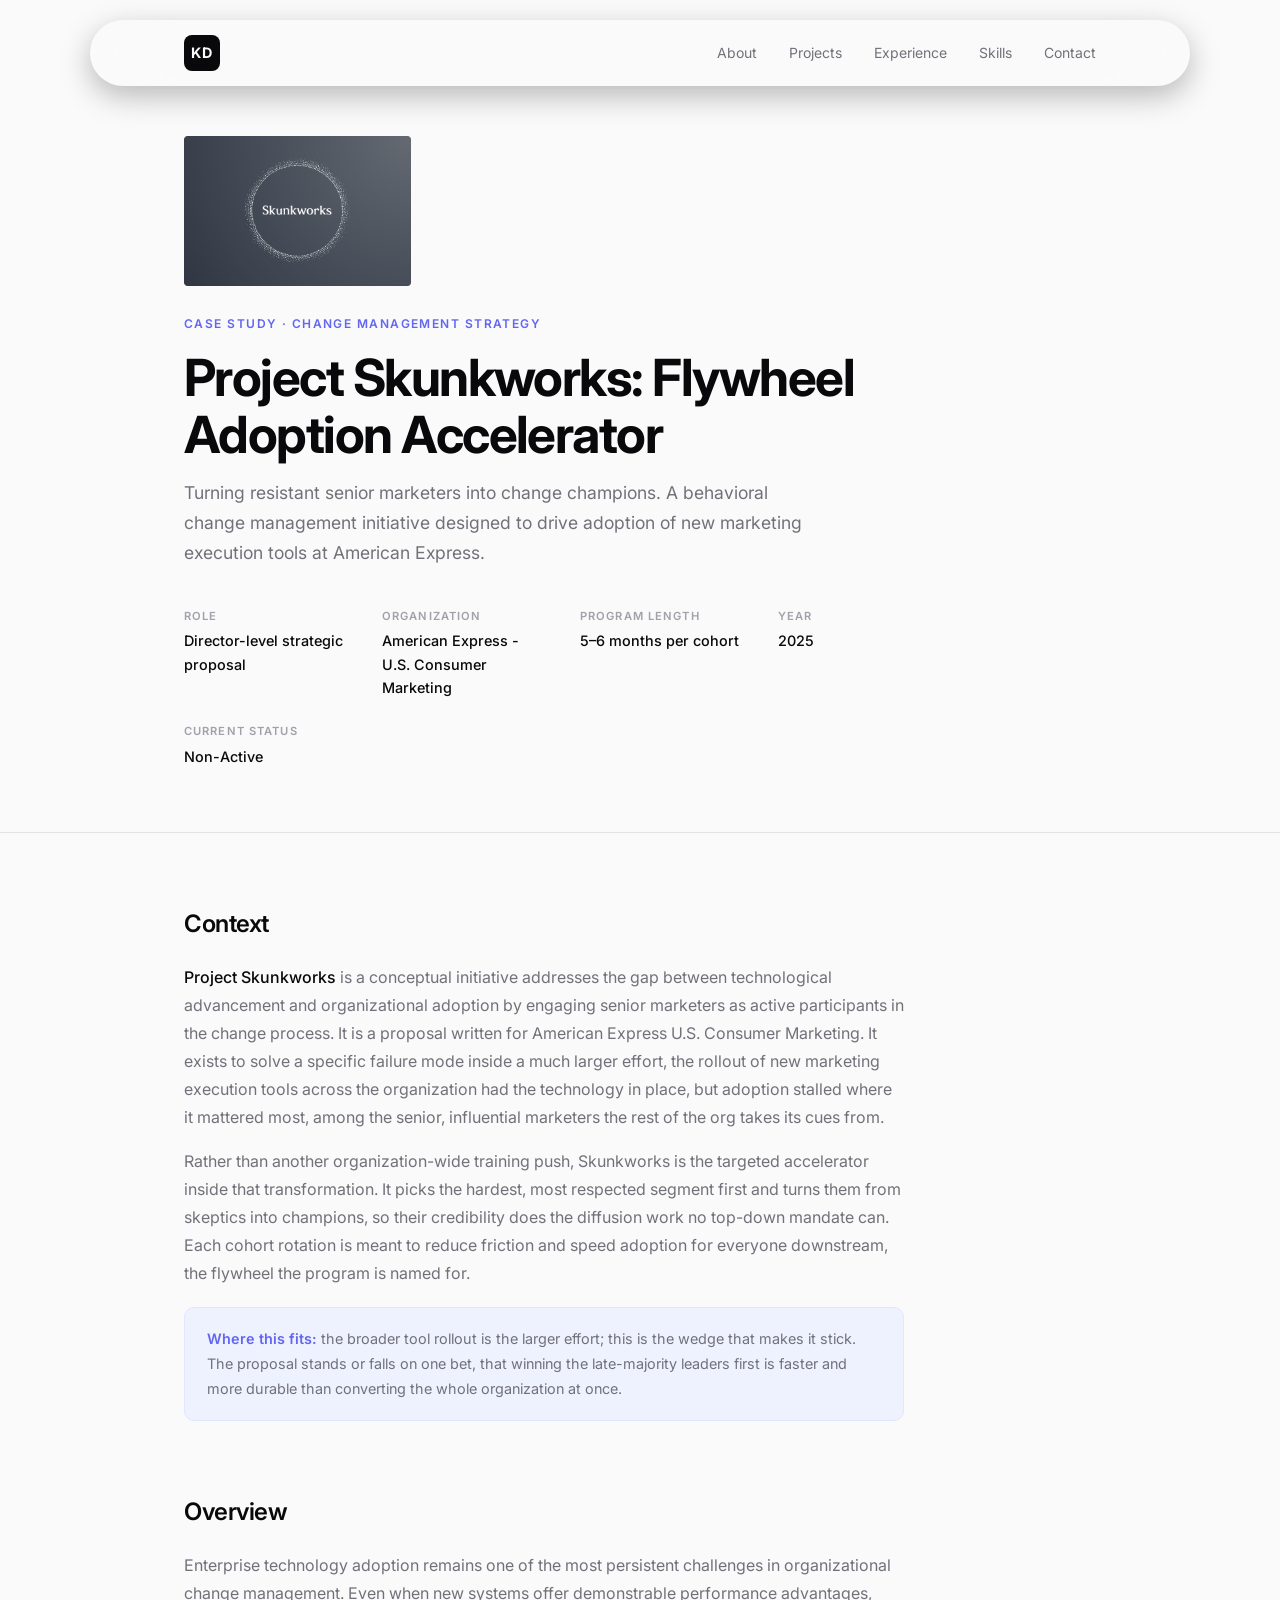
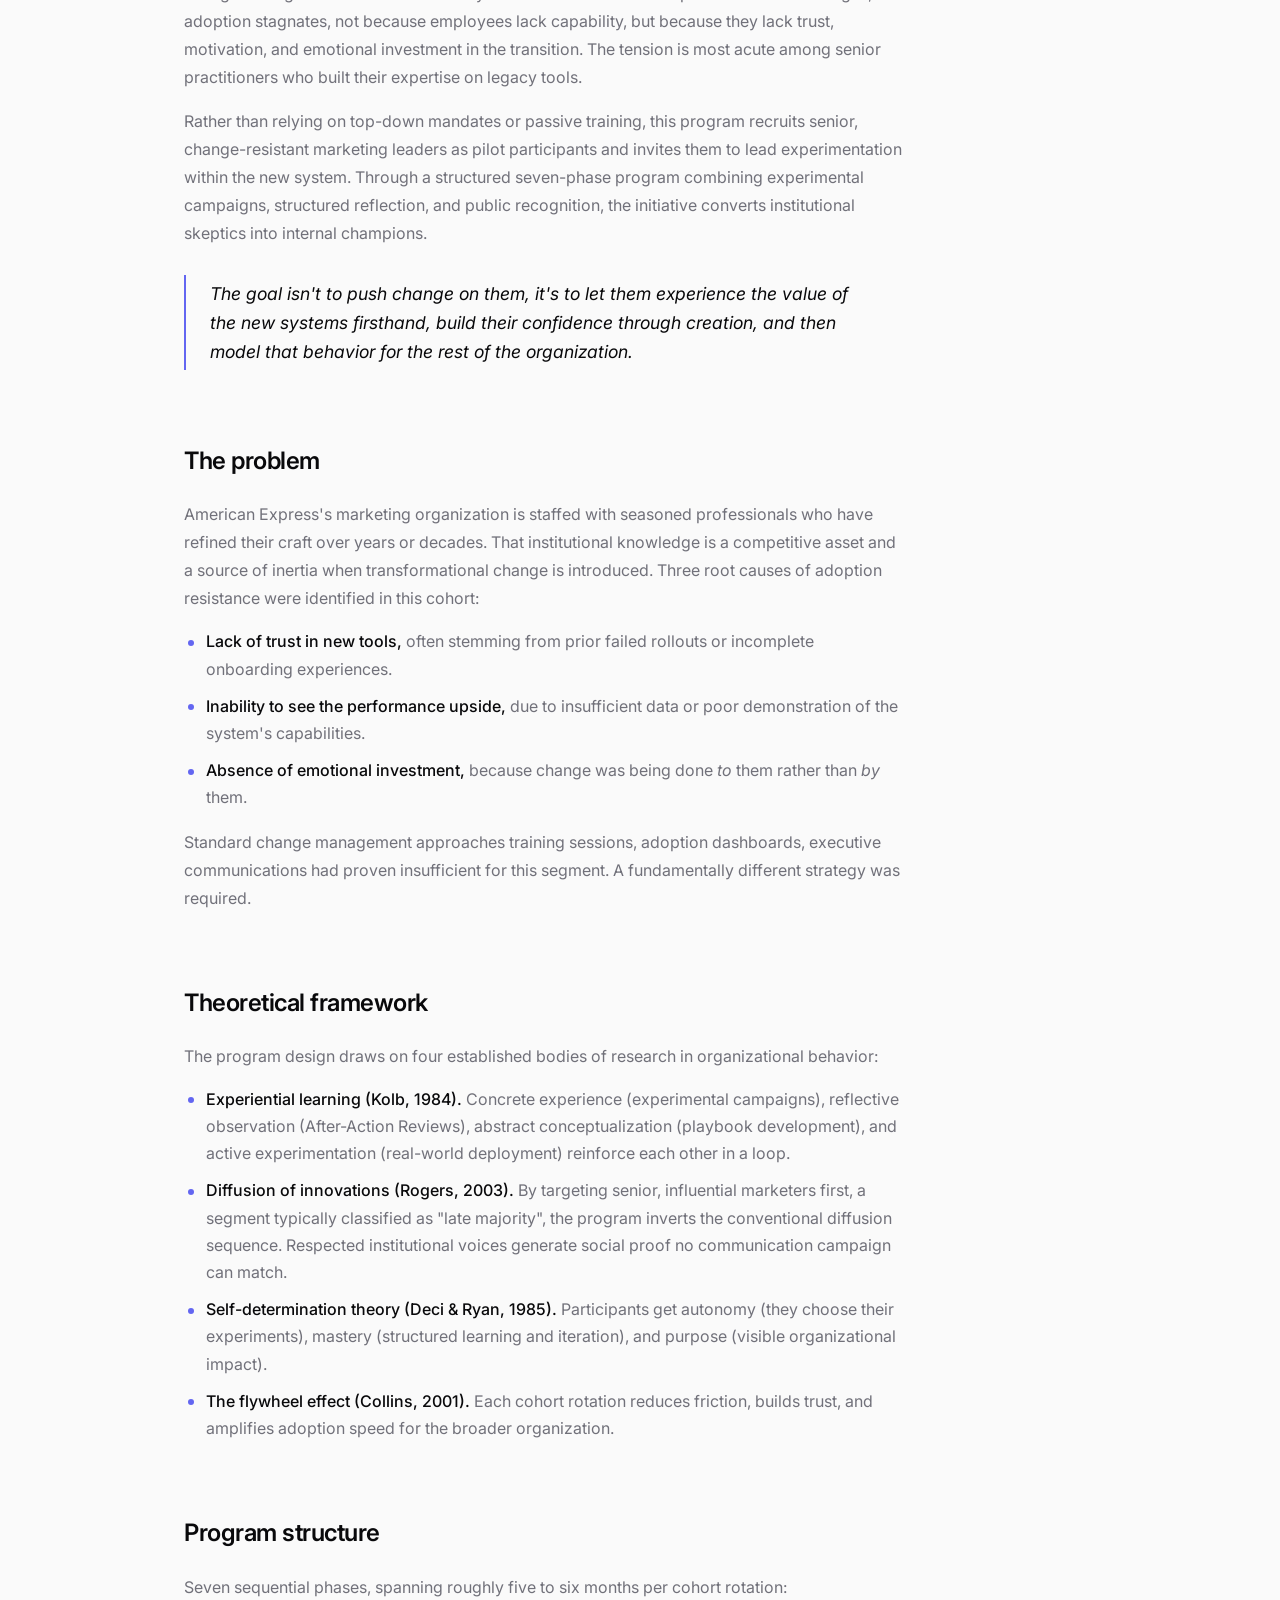
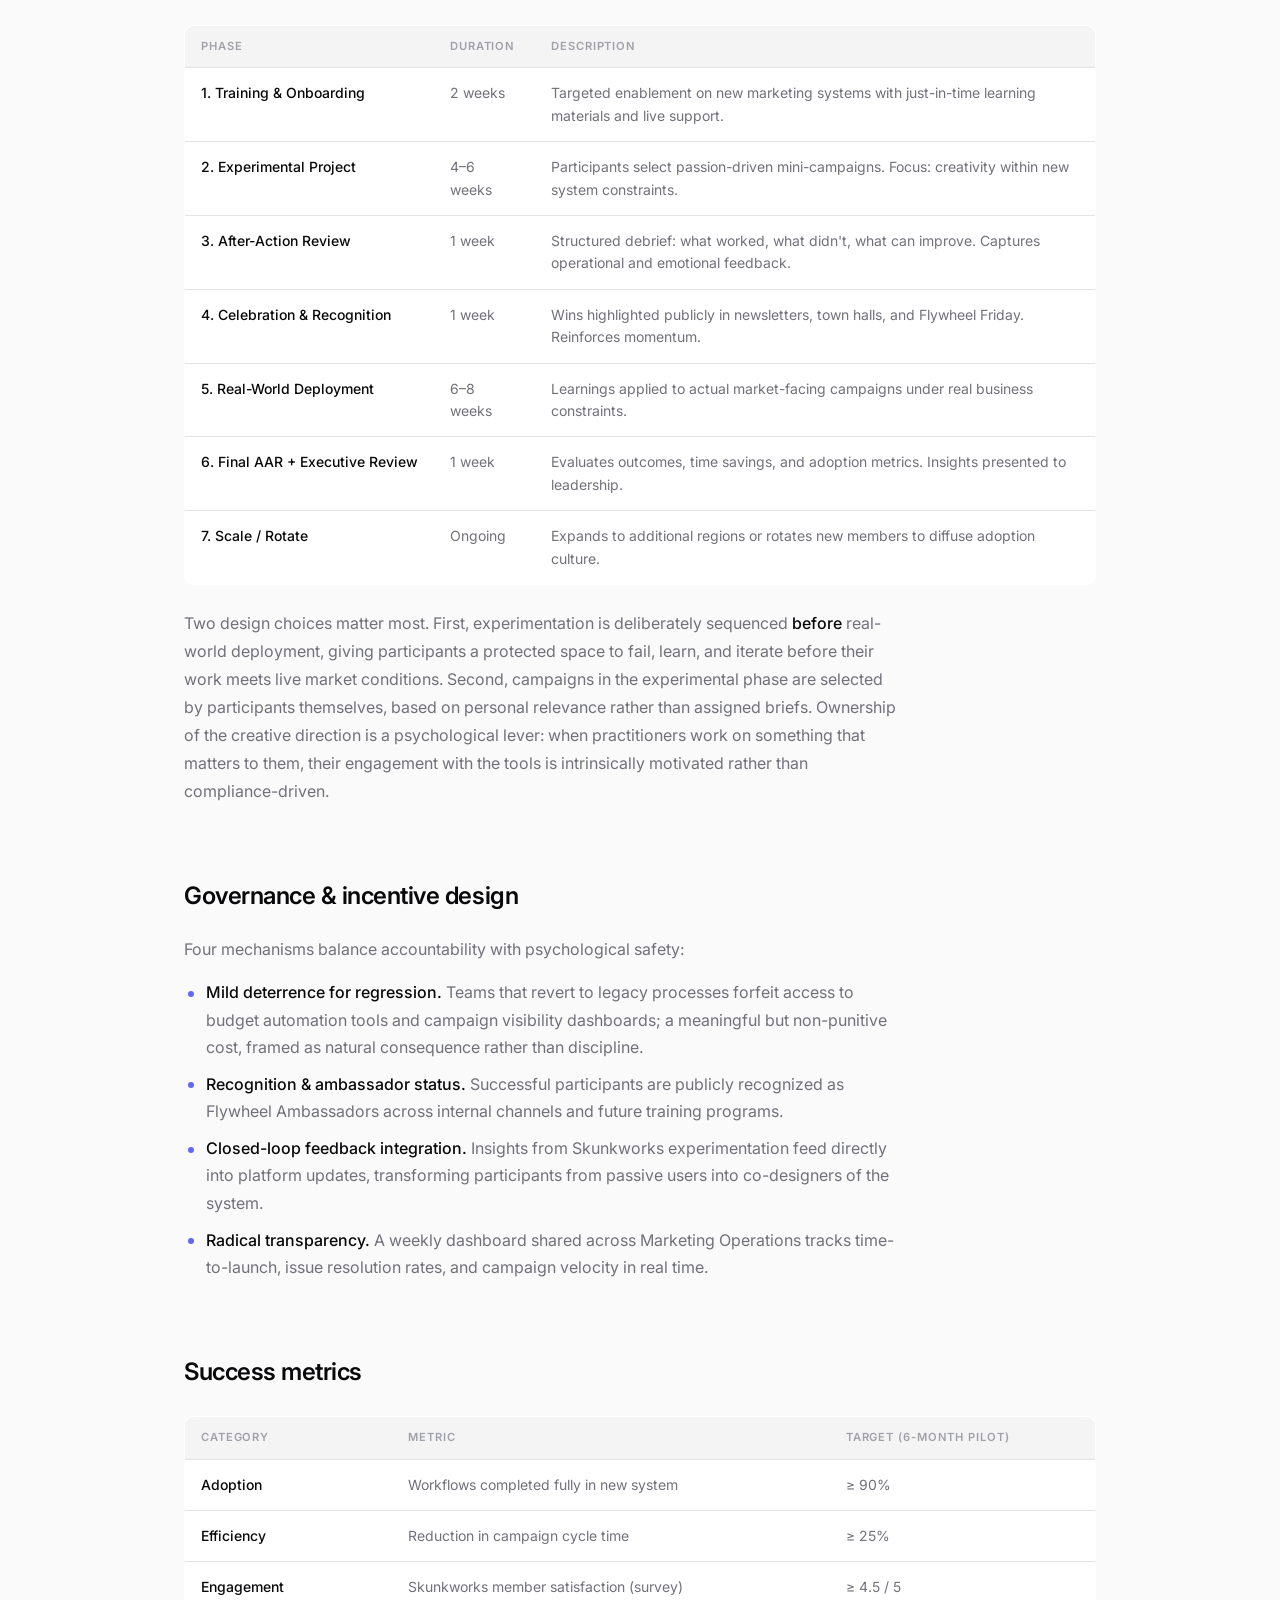
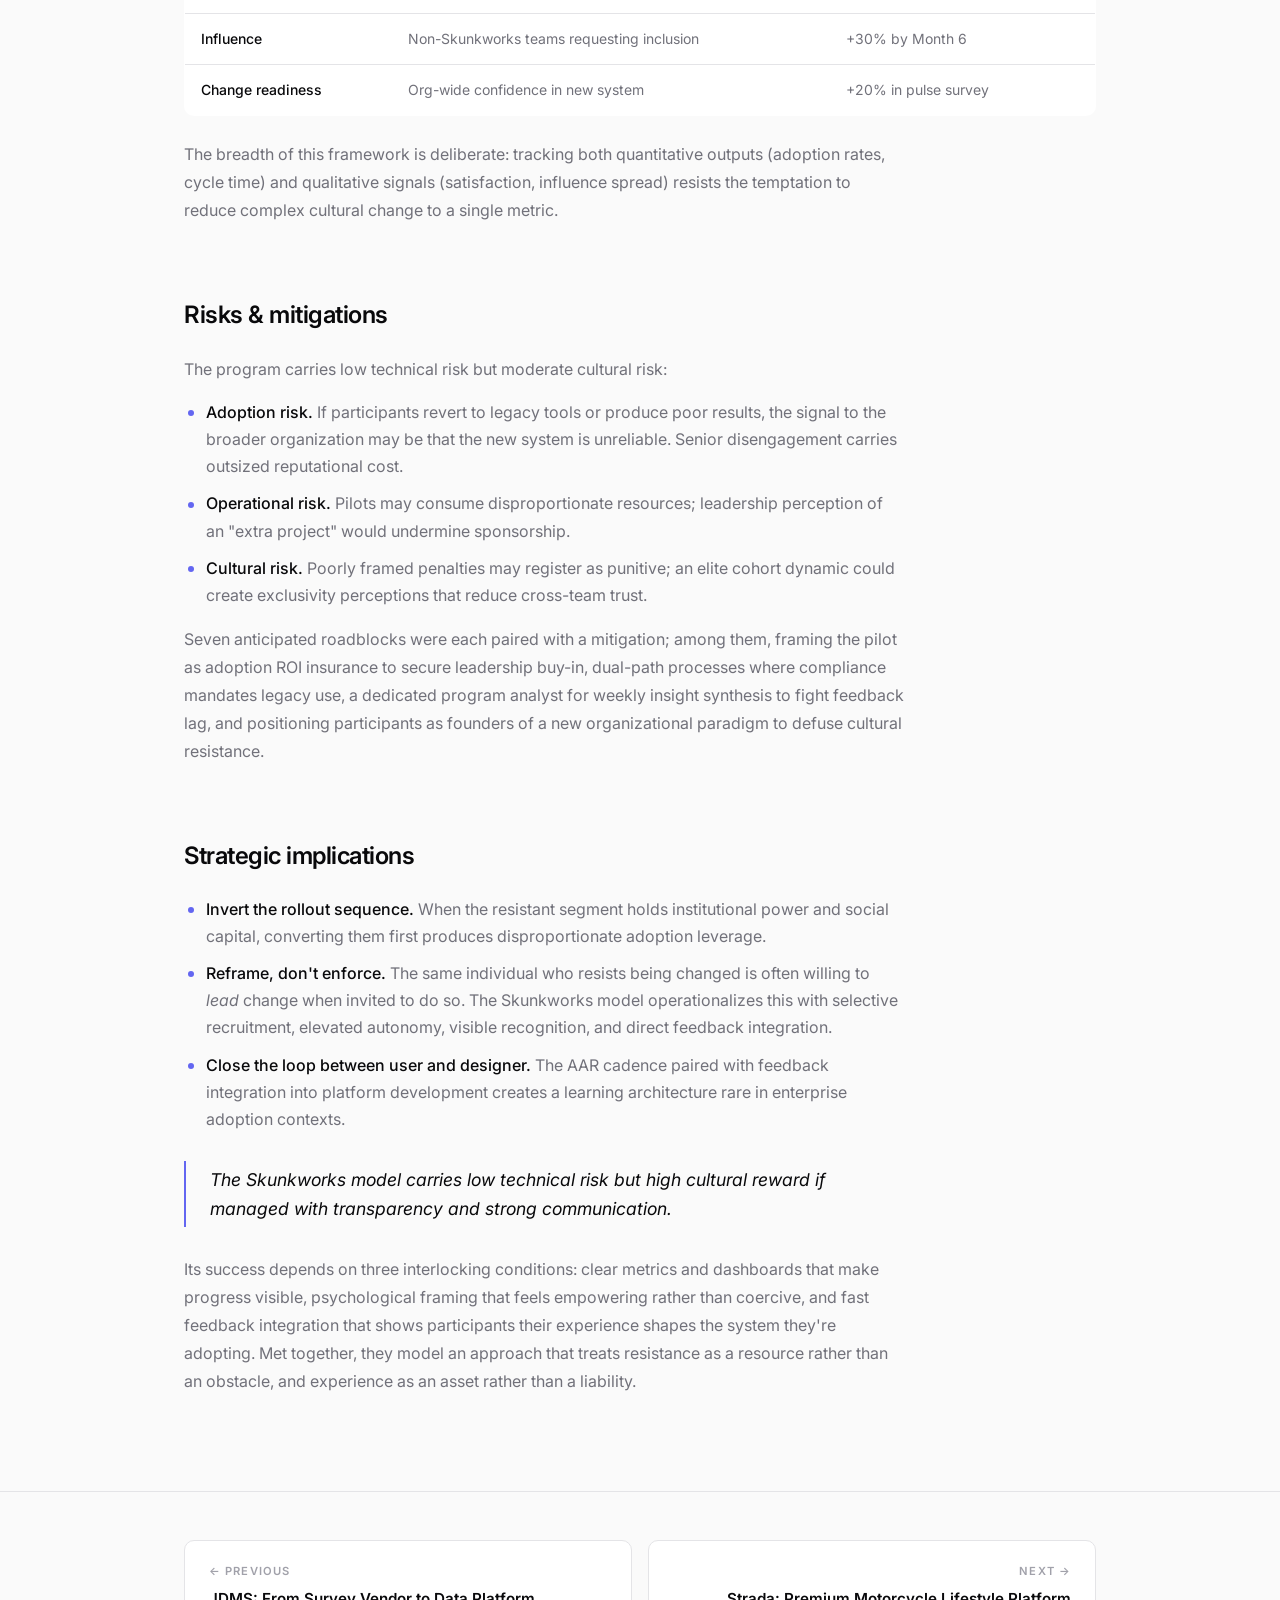
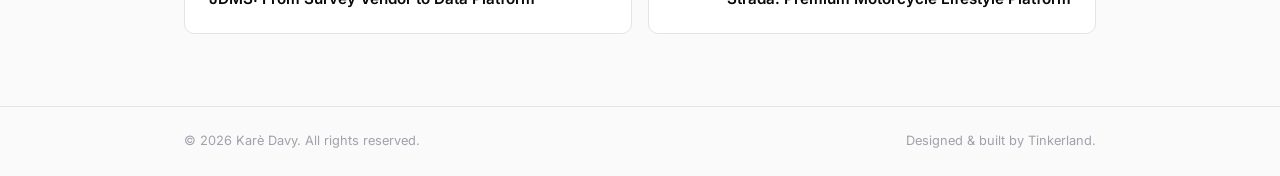
<file: case-studies/skunkworks-flywheel.html>
<!DOCTYPE html>
<html lang="en">
<head>
  <meta name="robots" content="noindex, nofollow">
  <meta charset="UTF-8" />
  <meta name="viewport" content="width=device-width, initial-scale=1.0" />
  <title>Project Skunkworks: Flywheel Adoption Accelerator | Karè Davy</title>
  <meta name="description" content="Case study: a behavioral change management program turning resistant senior marketers into change champions at American Express." />
  <link rel="preconnect" href="https://fonts.googleapis.com" />
  <link rel="preconnect" href="https://fonts.gstatic.com" crossorigin />
  <link href="https://fonts.googleapis.com/css2?family=Inter:wght@300;400;500;600;700&display=swap" rel="stylesheet" />
  <link rel="stylesheet" href="../css/style.css" />
</head>
<body>

  <!-- ─── NAV ─── -->
  <header class="nav" id="nav">
    <div class="container nav__inner">
      <a href="../index.html" class="nav__logo">KD</a>
      <nav class="nav__links" id="navLinks">
        <a href="../index.html#about">About</a>
        <a href="../index.html#projects">Projects</a>
        <a href="../index.html#experience">Experience</a>
        <a href="../index.html#skills">Skills</a>
        <a href="../index.html#contact">Contact</a>
      </nav>
      <button class="nav__burger" id="burger" aria-label="Toggle menu">
        <span></span><span></span><span></span>
      </button>
    </div>
  </header>

  <!-- ─── CASE HERO ─── -->
  <section class="case-hero">
    <div class="container">
      <img src="../assests/skunkworks_logo_gray.png" alt="Project Skunkworks logo" class="case-hero__logo" />
      <p class="case-hero__kicker reveal">Case Study · Change Management Strategy</p>
      <h1 class="case-hero__title reveal">Project Skunkworks: Flywheel Adoption Accelerator</h1>
      <p class="case-hero__dek reveal">
        Turning resistant senior marketers into change champions. A behavioral change management
        initiative designed to drive adoption of new marketing execution tools at American Express.
      </p>

      <dl class="case-meta reveal">
        <div class="case-meta__item"><dt>Role</dt><dd>Director-level strategic proposal</dd></div>
        <div class="case-meta__item"><dt>Organization</dt><dd>American Express - U.S. Consumer Marketing</dd></div>
        <div class="case-meta__item"><dt>Program length</dt><dd>5–6 months per cohort</dd></div>
        <div class="case-meta__item"><dt>Year</dt><dd>2025</dd></div>
        <div class="case-meta__item"><dt>Current Status</dt><dd>Non-Active</dd></div>

      </dl>
    </div>
  </section>

  <!-- ─── BODY ─── -->
  <div class="case-body">
    <div class="container">

      <section class="case-section reveal">

        <section class="case-section reveal">
        <h2>Context</h2>
        <p>
          <strong>Project Skunkworks</strong> is a conceptual initiative addresses the gap between technological advancement and organizational adoption
          by engaging senior marketers as active participants in the change process. It is a proposal written for American Express
          U.S. Consumer Marketing. It exists to solve a specific failure mode inside a much larger
          effort, the rollout of new marketing execution tools across the organization had the
          technology in place, but adoption stalled where it mattered most, among the senior,
          influential marketers the rest of the org takes its cues from.
        </p>
        <p>
          Rather than another organization-wide training push, Skunkworks is the targeted
          accelerator inside that transformation. It picks the hardest, most respected segment first
          and turns them from skeptics into champions, so their credibility does the diffusion work
          no top-down mandate can. Each cohort rotation is meant to reduce friction and speed
          adoption for everyone downstream, the flywheel the program is named for.
        </p>
        <div class="case-callout">
          <p><strong>Where this fits:</strong> the broader tool rollout is the larger effort; this
          is the wedge that makes it stick. The proposal stands or falls on one bet, that winning
          the late-majority leaders first is faster and more durable than converting the whole
          organization at once.</p>
        </div>
      </section>
        
        <h2>Overview</h2>
        <p>
          Enterprise technology adoption remains one of the most persistent challenges in
          organizational change management. Even when new systems offer demonstrable performance
          advantages, adoption stagnates, not because employees lack capability, but because they
          lack trust, motivation, and emotional investment in the transition. The tension is most
          acute among senior practitioners who built their expertise on legacy tools.
        </p>
        <p>
          Rather than relying on top-down mandates or passive training, this program recruits
          senior, change-resistant marketing leaders as pilot participants and invites them to
          lead experimentation within the new system. Through a structured
          seven-phase program combining experimental campaigns, structured reflection, and public
          recognition, the initiative converts institutional skeptics into internal champions.
        </p>
        <blockquote class="case-quote">
          <p>The goal isn't to push change on them, it's to let them experience the value of the
          new systems firsthand, build their confidence through creation, and then model that
          behavior for the rest of the organization.</p>
        </blockquote>
      </section>

      <section class="case-section reveal">
        <h2>The problem</h2>
        <p>
          American Express's marketing organization is staffed with seasoned professionals who have
          refined their craft over years or decades. That institutional knowledge is a competitive
          asset and a source of inertia when transformational change is introduced. Three root
          causes of adoption resistance were identified in this cohort:
        </p>
        <ul>
          <li><strong>Lack of trust in new tools,</strong> often stemming from prior failed rollouts or incomplete onboarding experiences.</li>
          <li><strong>Inability to see the performance upside,</strong> due to insufficient data or poor demonstration of the system's capabilities.</li>
          <li><strong>Absence of emotional investment,</strong> because change was being done <em>to</em> them rather than <em>by</em> them.</li>
        </ul>
        <p>
          Standard change management approaches training sessions, adoption dashboards, executive
          communications had proven insufficient for this segment. A fundamentally different
          strategy was required.
        </p>
      </section>

      <section class="case-section reveal">
        <h2>Theoretical framework</h2>
        <p>The program design draws on four established bodies of research in organizational behavior:</p>
        <ul>
          <li><strong>Experiential learning (Kolb, 1984).</strong> Concrete experience (experimental campaigns), reflective observation (After-Action Reviews), abstract conceptualization (playbook development), and active experimentation (real-world deployment) reinforce each other in a loop.</li>
          <li><strong>Diffusion of innovations (Rogers, 2003).</strong> By targeting senior, influential marketers first, a segment typically classified as "late majority", the program inverts the conventional diffusion sequence. Respected institutional voices generate social proof no communication campaign can match.</li>
          <li><strong>Self-determination theory (Deci &amp; Ryan, 1985).</strong> Participants get autonomy (they choose their experiments), mastery (structured learning and iteration), and purpose (visible organizational impact).</li>
          <li><strong>The flywheel effect (Collins, 2001).</strong> Each cohort rotation reduces friction, builds trust, and amplifies adoption speed for the broader organization.</li>
        </ul>
      </section>

      <section class="case-section reveal">
        <h2>Program structure</h2>
        <p>Seven sequential phases, spanning roughly five to six months per cohort rotation:</p>
        <div class="cs-table-wrap">
          <table class="cs-table">
            <thead><tr><th>Phase</th><th>Duration</th><th>Description</th></tr></thead>
            <tbody>
              <tr><td>1. Training &amp; Onboarding</td><td>2 weeks</td><td>Targeted enablement on new marketing systems with just-in-time learning materials and live support.</td></tr>
              <tr><td>2. Experimental Project</td><td>4–6 weeks</td><td>Participants select passion-driven mini-campaigns. Focus: creativity within new system constraints.</td></tr>
              <tr><td>3. After-Action Review</td><td>1 week</td><td>Structured debrief: what worked, what didn't, what can improve. Captures operational and emotional feedback.</td></tr>
              <tr><td>4. Celebration &amp; Recognition</td><td>1 week</td><td>Wins highlighted publicly in newsletters, town halls, and Flywheel Friday. Reinforces momentum.</td></tr>
              <tr><td>5. Real-World Deployment</td><td>6–8 weeks</td><td>Learnings applied to actual market-facing campaigns under real business constraints.</td></tr>
              <tr><td>6. Final AAR + Executive Review</td><td>1 week</td><td>Evaluates outcomes, time savings, and adoption metrics. Insights presented to leadership.</td></tr>
              <tr><td>7. Scale / Rotate</td><td>Ongoing</td><td>Expands to additional regions or rotates new members to diffuse adoption culture.</td></tr>
            </tbody>
          </table>
        </div>
        <p>
          Two design choices matter most. First, experimentation is deliberately sequenced
          <strong>before</strong> real-world deployment, giving participants a protected space to
          fail, learn, and iterate before their work meets live market conditions. Second,
          campaigns in the experimental phase are selected by participants themselves, based on
          personal relevance rather than assigned briefs. Ownership of the creative direction is a
          psychological lever: when practitioners work on something that matters to them, their
          engagement with the tools is intrinsically motivated rather than compliance-driven.
        </p>
      </section>

      <section class="case-section reveal">
        <h2>Governance &amp; incentive design</h2>
        <p>Four mechanisms balance accountability with psychological safety:</p>
        <ul>
          <li><strong>Mild deterrence for regression.</strong> Teams that revert to legacy processes forfeit access to budget automation tools and campaign visibility dashboards; a meaningful but non-punitive cost, framed as natural consequence rather than discipline.</li>
          <li><strong>Recognition &amp; ambassador status.</strong> Successful participants are publicly recognized as Flywheel Ambassadors across internal channels and future training programs.</li>
          <li><strong>Closed-loop feedback integration.</strong> Insights from Skunkworks experimentation feed directly into platform updates, transforming participants from passive users into co-designers of the system.</li>
          <li><strong>Radical transparency.</strong> A weekly dashboard shared across Marketing Operations tracks time-to-launch, issue resolution rates, and campaign velocity in real time.</li>
        </ul>
      </section>

      <section class="case-section reveal">
        <h2>Success metrics</h2>
        <div class="cs-table-wrap">
          <table class="cs-table">
            <thead><tr><th>Category</th><th>Metric</th><th>Target (6-month pilot)</th></tr></thead>
            <tbody>
              <tr><td>Adoption</td><td>Workflows completed fully in new system</td><td>≥ 90%</td></tr>
              <tr><td>Efficiency</td><td>Reduction in campaign cycle time</td><td>≥ 25%</td></tr>
              <tr><td>Engagement</td><td>Skunkworks member satisfaction (survey)</td><td>≥ 4.5 / 5</td></tr>
              <tr><td>Influence</td><td>Non-Skunkworks teams requesting inclusion</td><td>+30% by Month 6</td></tr>
              <tr><td>Change readiness</td><td>Org-wide confidence in new system</td><td>+20% in pulse survey</td></tr>
            </tbody>
          </table>
        </div>
        <p>
          The breadth of this framework is deliberate: tracking both quantitative outputs (adoption
          rates, cycle time) and qualitative signals (satisfaction, influence spread) resists the
          temptation to reduce complex cultural change to a single metric.
        </p>
      </section>

      <section class="case-section reveal">
        <h2>Risks &amp; mitigations</h2>
        <p>The program carries low technical risk but moderate cultural risk:</p>
        <ul>
          <li><strong>Adoption risk.</strong> If participants revert to legacy tools or produce poor results, the signal to the broader organization may be that the new system is unreliable. Senior disengagement carries outsized reputational cost.</li>
          <li><strong>Operational risk.</strong> Pilots may consume disproportionate resources; leadership perception of an "extra project" would undermine sponsorship.</li>
          <li><strong>Cultural risk.</strong> Poorly framed penalties may register as punitive; an elite cohort dynamic could create exclusivity perceptions that reduce cross-team trust.</li>
        </ul>
        <p>
          Seven anticipated roadblocks were each paired with a mitigation; among them, framing the
          pilot as adoption ROI insurance to secure leadership buy-in, dual-path processes where
          compliance mandates legacy use, a dedicated program analyst for weekly insight synthesis
          to fight feedback lag, and positioning participants as founders of a new organizational
          paradigm to defuse cultural resistance.
        </p>
      </section>

      <section class="case-section reveal">
        <h2>Strategic implications</h2>
        <ul>
          <li><strong>Invert the rollout sequence.</strong> When the resistant segment holds institutional power and social capital, converting them first produces disproportionate adoption leverage.</li>
          <li><strong>Reframe, don't enforce.</strong> The same individual who resists being changed is often willing to <em>lead</em> change when invited to do so. The Skunkworks model operationalizes this with selective recruitment, elevated autonomy, visible recognition, and direct feedback integration.</li>
          <li><strong>Close the loop between user and designer.</strong> The AAR cadence paired with feedback integration into platform development creates a learning architecture rare in enterprise adoption contexts.</li>
        </ul>
        <blockquote class="case-quote">
          <p>The Skunkworks model carries low technical risk but high cultural reward if managed
          with transparency and strong communication.</p>
        </blockquote>
        <p>
          Its success depends on three interlocking conditions: clear metrics and dashboards that
          make progress visible, psychological framing that feels empowering rather than coercive,
          and fast feedback integration that shows participants their experience shapes the system
          they're adopting. Met together, they model an approach that treats resistance as a
          resource rather than an obstacle, and experience as an asset rather than a liability.
        </p>
      </section>

    </div>
  </div>

  <!-- ─── PREV / NEXT ─── -->
  <nav class="case-pagination">
    <div class="container case-pagination__grid">
      <a href="jdms.html" class="case-pagination__link">
        <span class="case-pagination__dir">← Previous</span>
        <span class="case-pagination__title">JDMS: From Survey Vendor to Data Platform</span>
      </a>
      <a href="strada.html" class="case-pagination__link case-pagination__link--next">
        <span class="case-pagination__dir">Next →</span>
        <span class="case-pagination__title">Strada: Premium Motorcycle Lifestyle Platform</span>
      </a>
    </div>
  </nav>

  <!-- ─── FOOTER ─── -->
  <footer class="footer">
    <div class="container footer__inner">
      <span>© 2026 Karè Davy. All rights reserved.</span>
      <span>Designed &amp; built by Tinkerland.</span>
    </div>
  </footer>

  <script src="../js/main.js"></script>
</body>
</html>
</file>
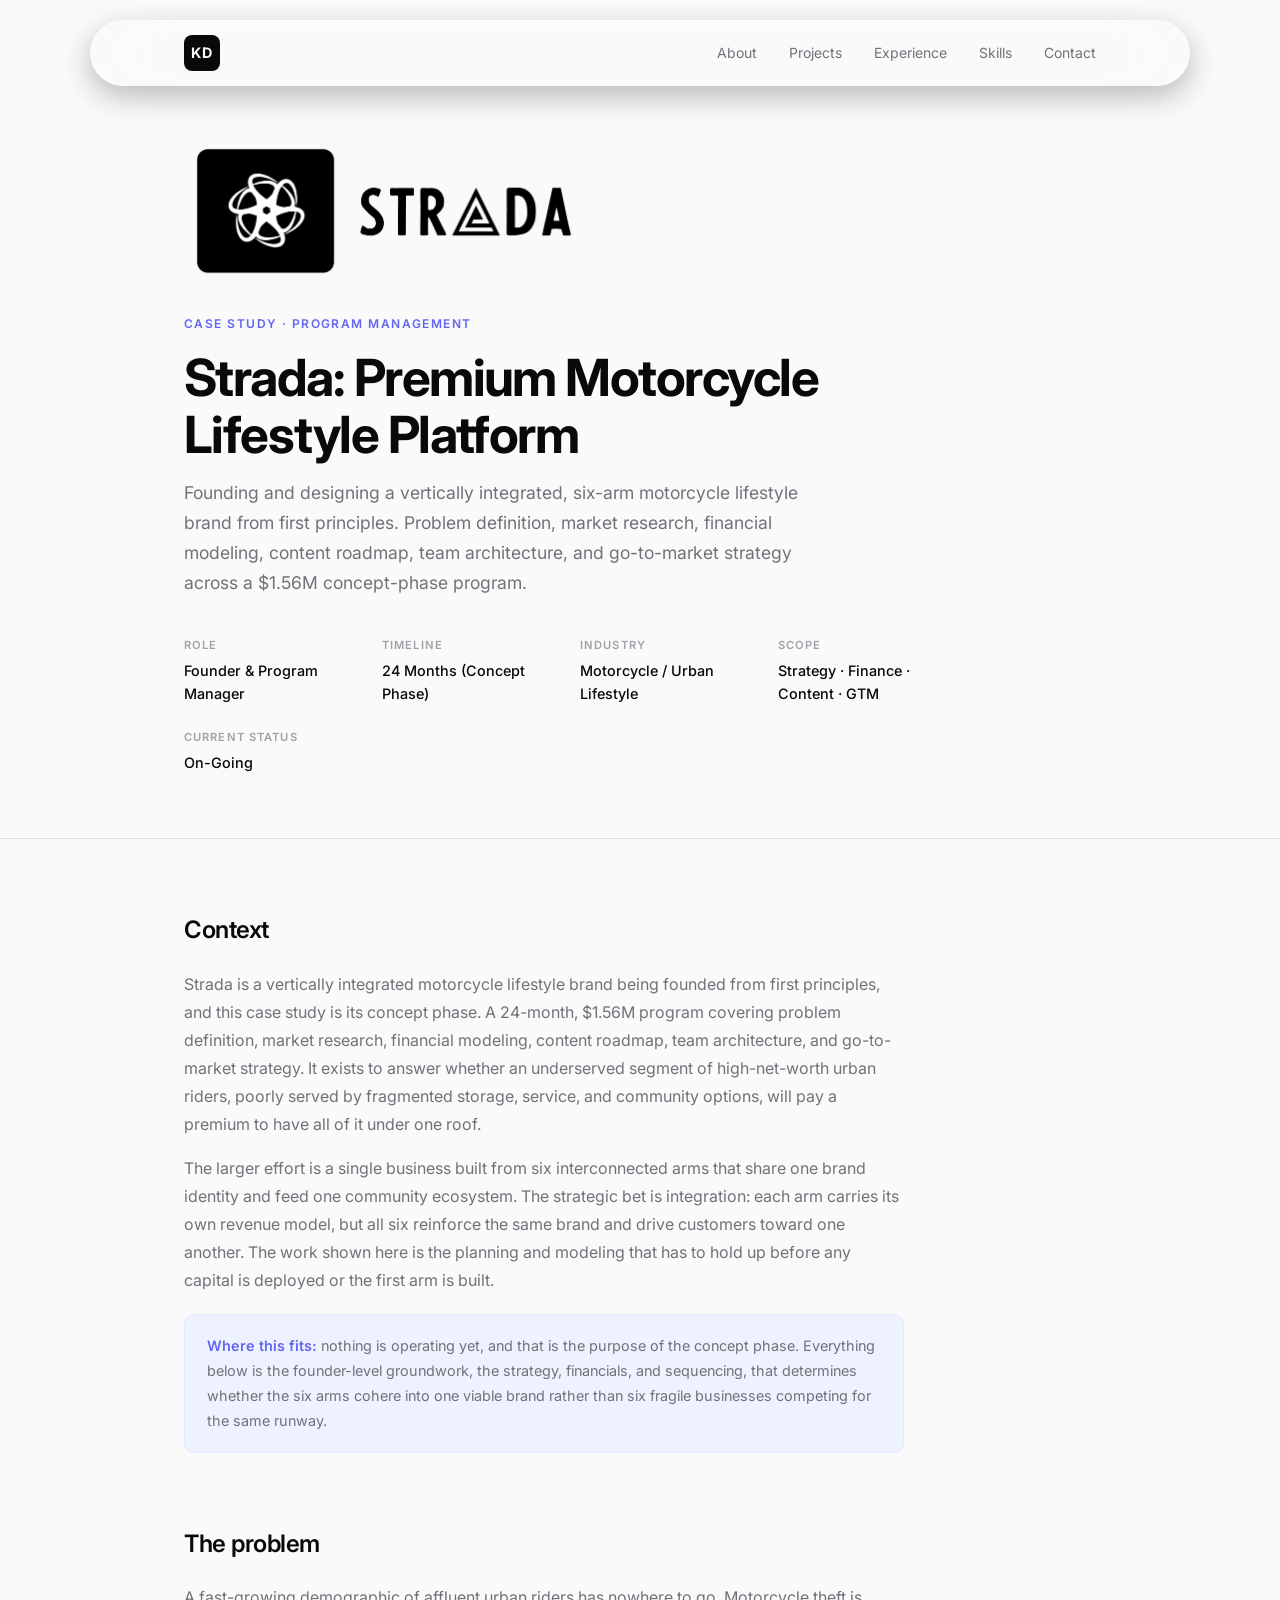
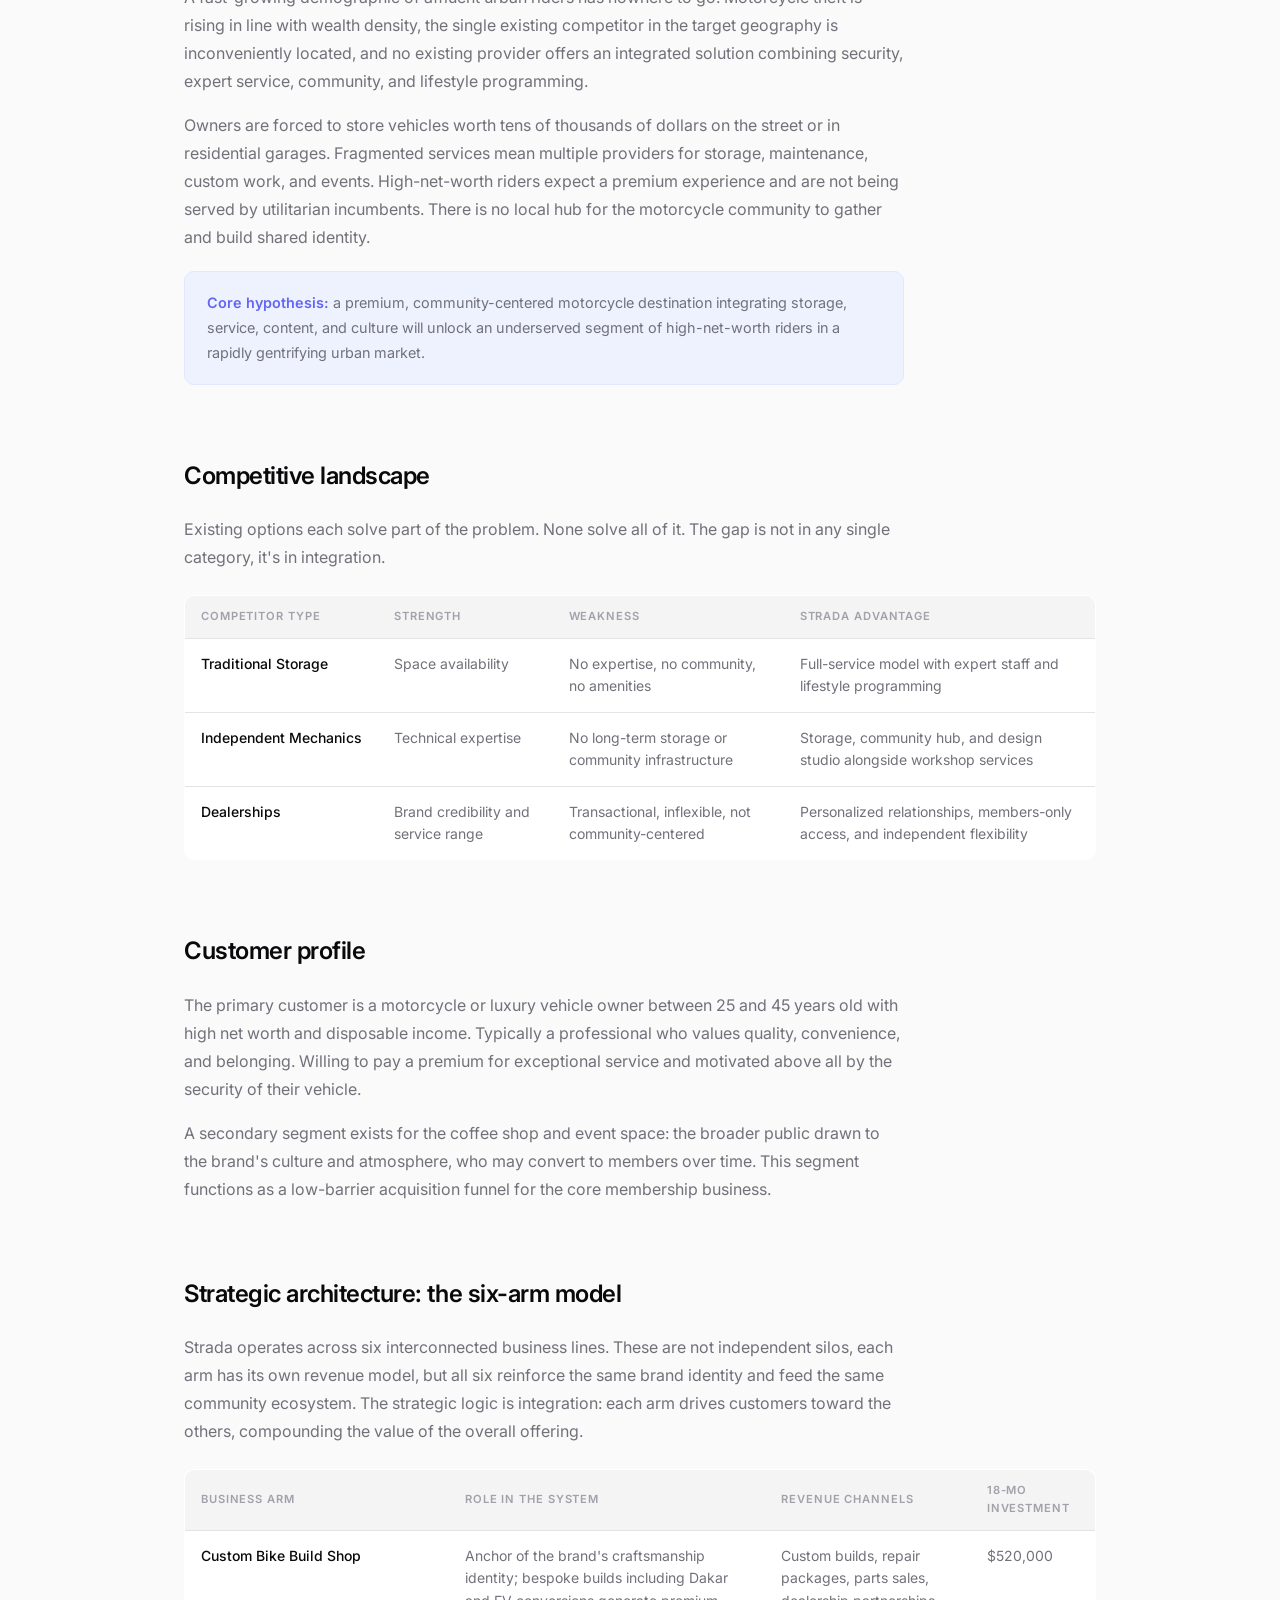
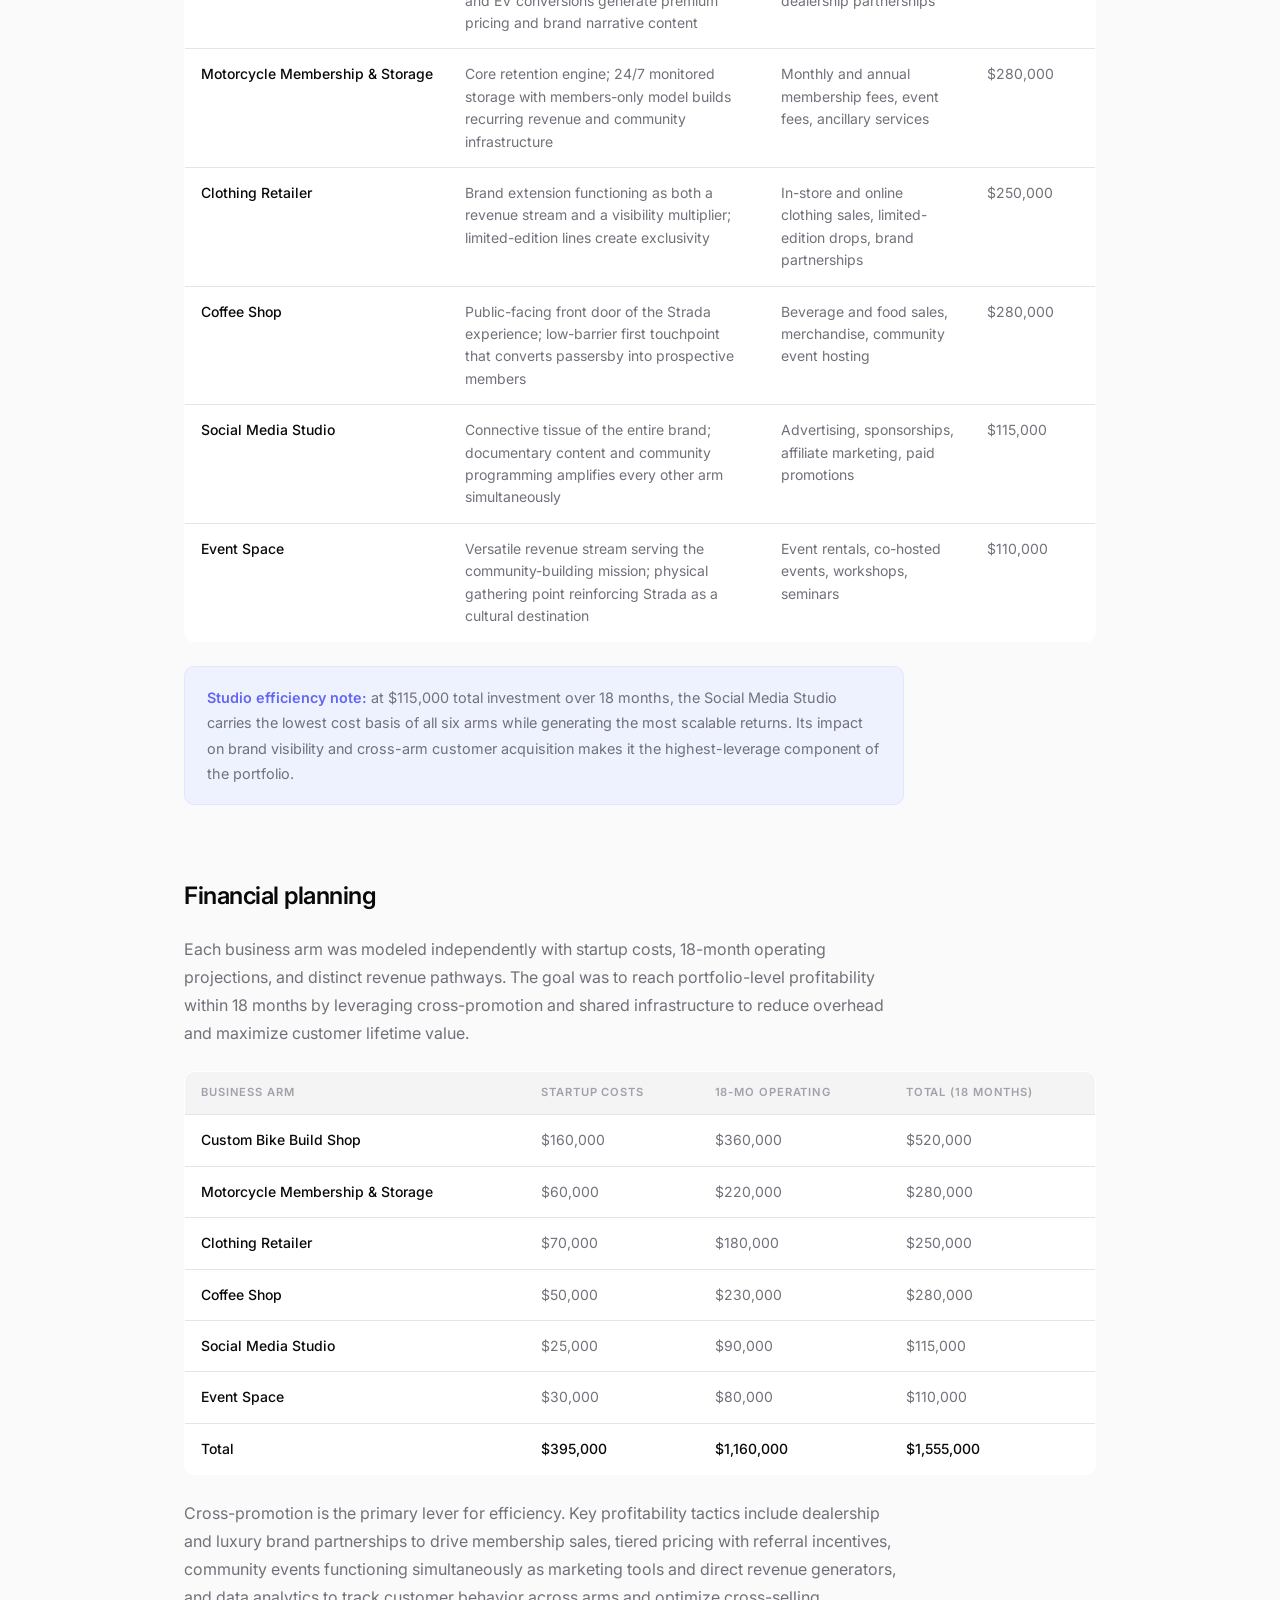
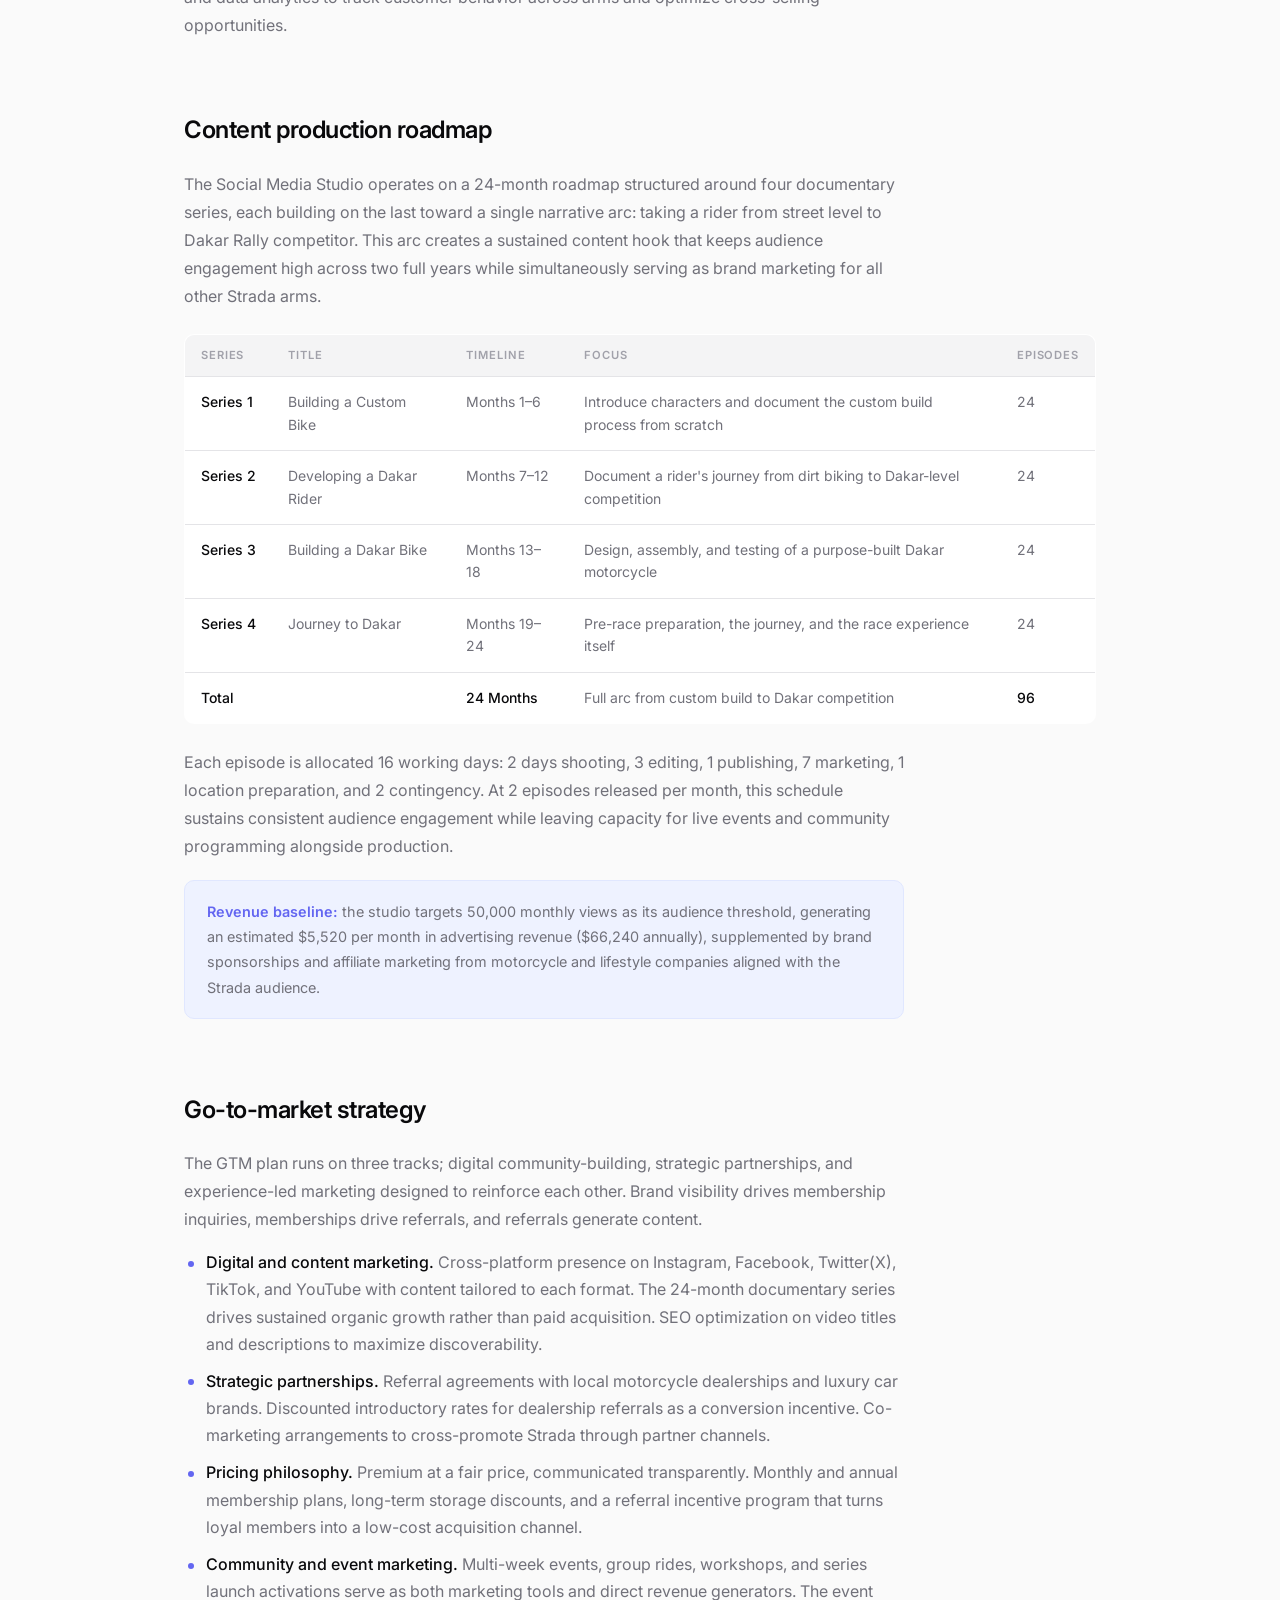
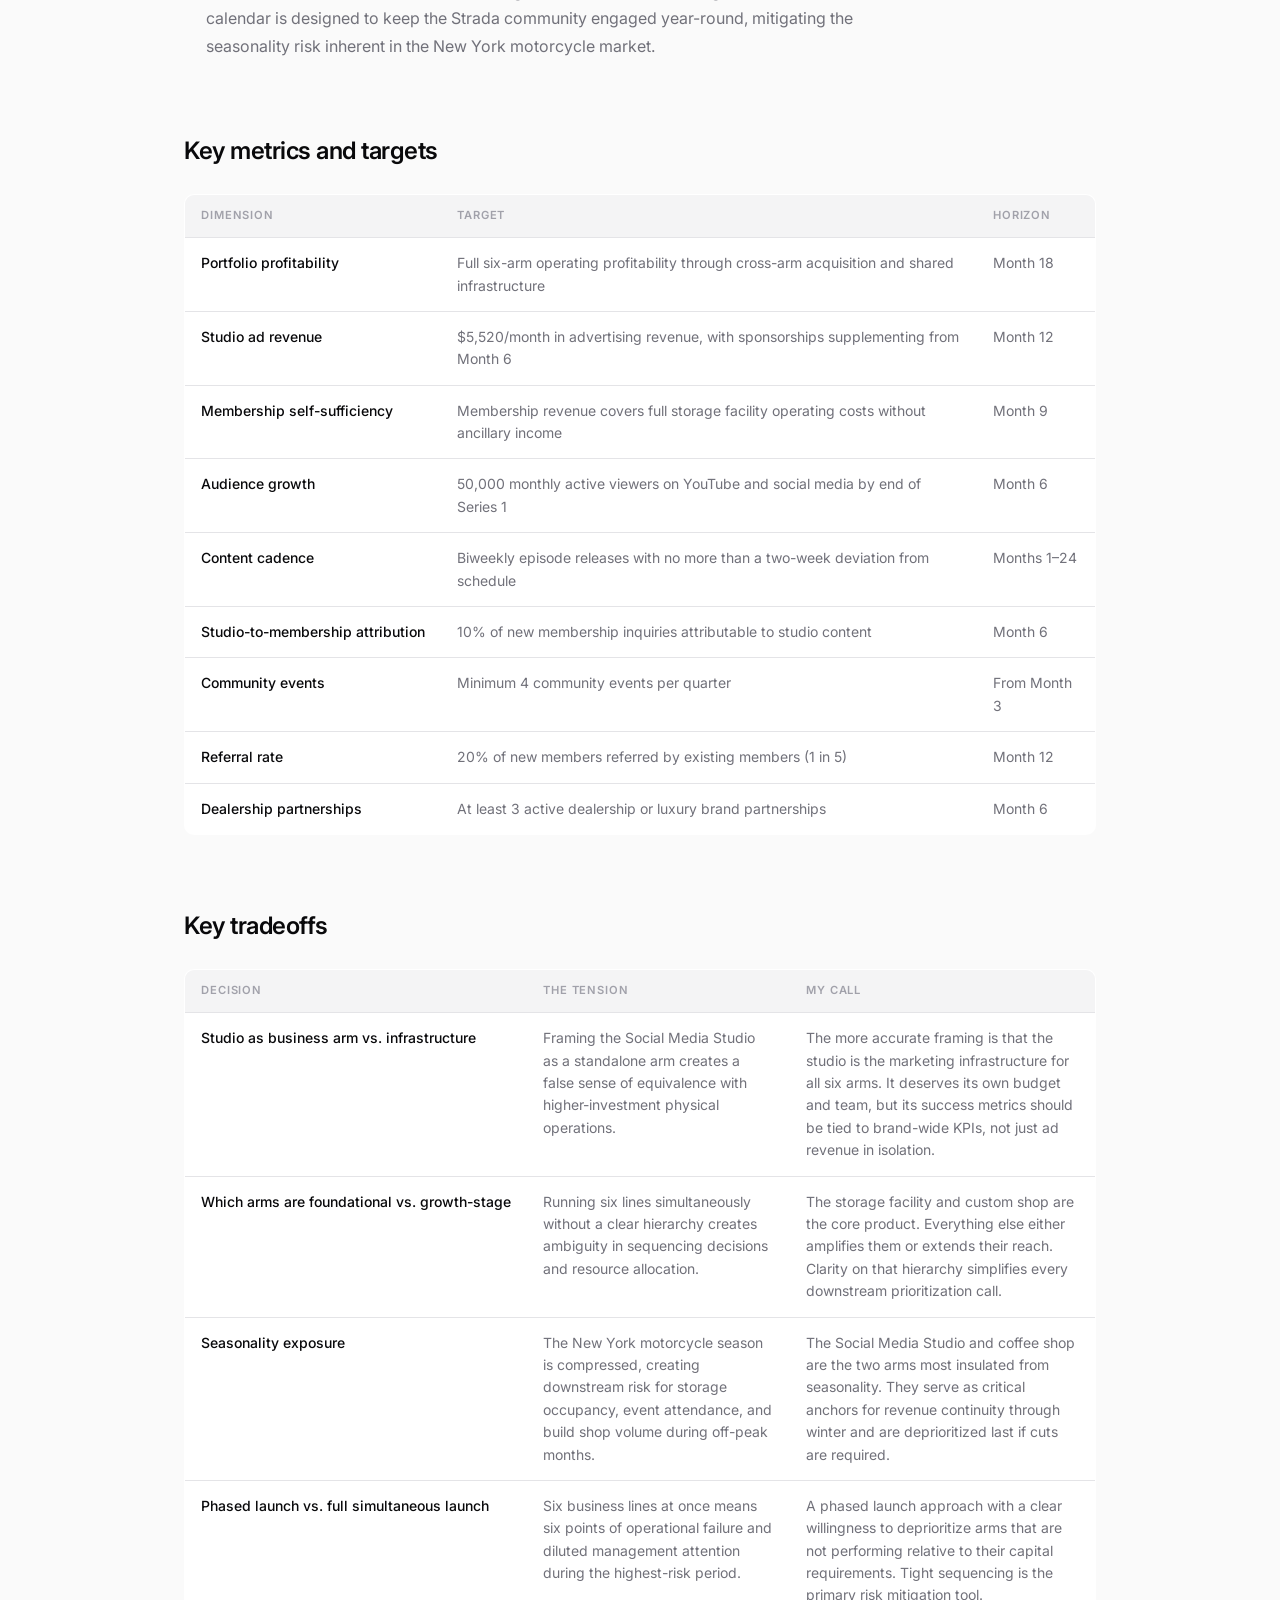
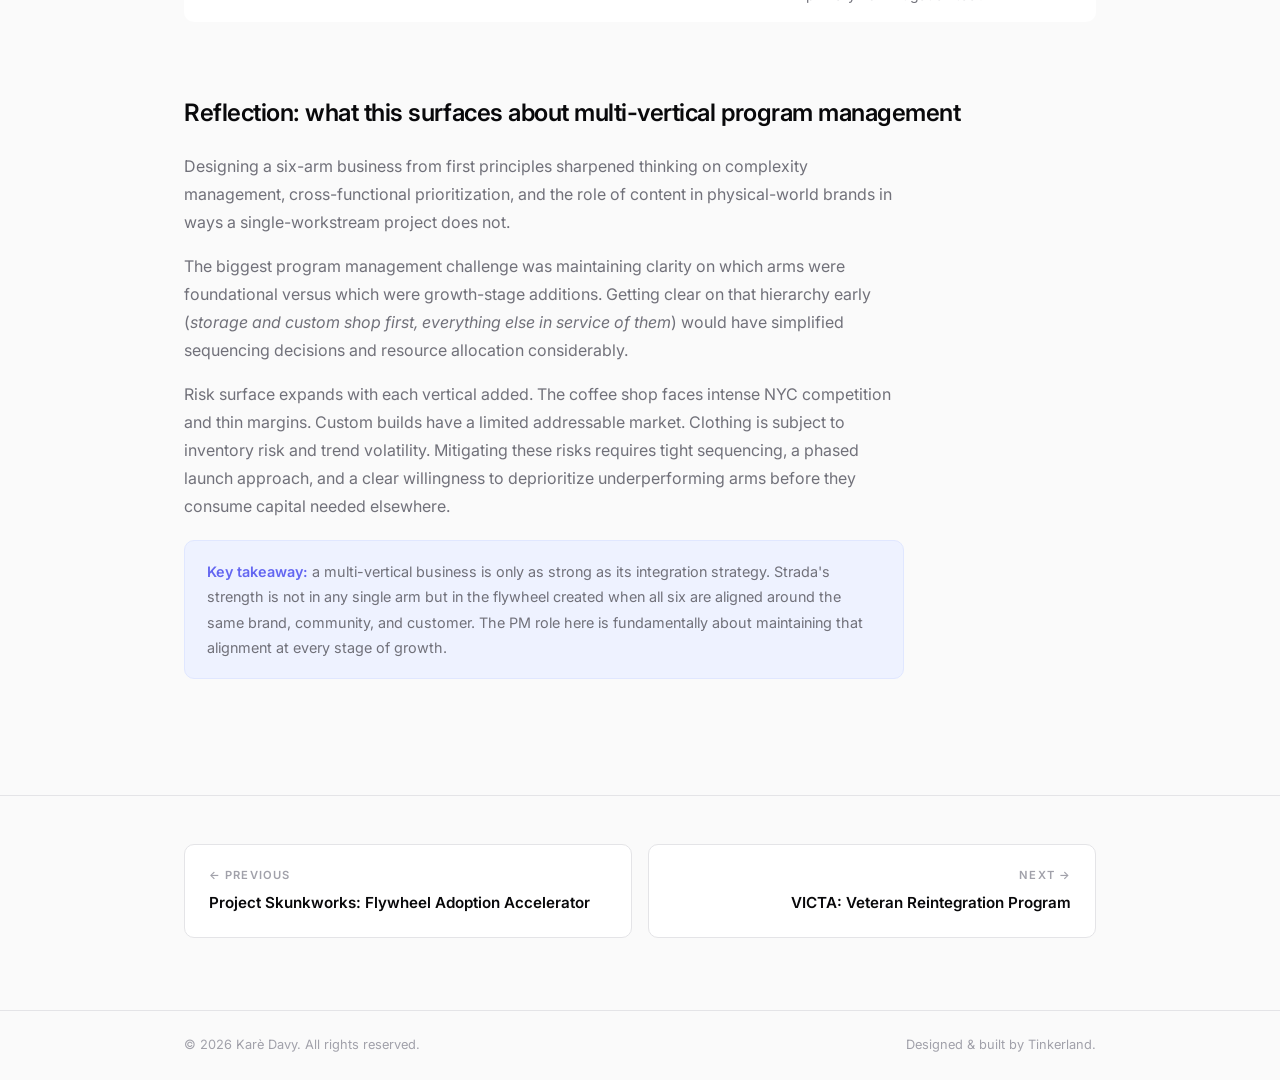
<file: case-studies/strada.html>
<!DOCTYPE html>
<html lang="en">
<head>
  <meta name="robots" content="noindex, nofollow">
  <meta charset="UTF-8" />
  <meta name="viewport" content="width=device-width, initial-scale=1.0" />
  <title>Strada: Premium Motorcycle Lifestyle Platform | Karè Davy</title>
  <meta name="description" content="Program management case study: founding and designing a six-arm motorcycle lifestyle brand from problem definition through financial modeling, content roadmap, and go-to-market strategy." />
  <link rel="preconnect" href="https://fonts.googleapis.com" />
  <link rel="preconnect" href="https://fonts.gstatic.com" crossorigin />
  <link href="https://fonts.googleapis.com/css2?family=Inter:wght@300;400;500;600;700&display=swap" rel="stylesheet" />
  <link rel="stylesheet" href="../css/style.css" />
</head>
<body>

  <!-- ─── NAV ─── -->
  <header class="nav" id="nav">
    <div class="container nav__inner">
      <a href="../index.html" class="nav__logo">KD</a>
      <nav class="nav__links" id="navLinks">
        <a href="../index.html#about">About</a>
        <a href="../index.html#projects">Projects</a>
        <a href="../index.html#experience">Experience</a>
        <a href="../index.html#skills">Skills</a>
        <a href="../index.html#contact">Contact</a>
      </nav>
      <button class="nav__burger" id="burger" aria-label="Toggle menu">
        <span></span><span></span><span></span>
      </button>
    </div>
  </header>

  <!-- ─── CASE HERO ─── -->
  <section class="case-hero">
    <div class="container">
      
      <img src="../assests/strada_black_logo_no_background.PNG" alt="Strada brand logo centered on a colorful background for a premium motorcycle lifestyle case study" class="case-hero__logo" />

      <p class="case-hero__kicker reveal">Case Study · Program Management</p>
      <h1 class="case-hero__title reveal">Strada: Premium Motorcycle Lifestyle Platform</h1>
      <p class="case-hero__dek reveal">
        Founding and designing a vertically integrated, six-arm motorcycle lifestyle brand
        from first principles. Problem definition, market research, financial modeling,
        content roadmap, team architecture, and go-to-market strategy across a
        $1.56M concept-phase program.
      </p>
      <dl class="case-meta reveal">
        <div class="case-meta__item"><dt>Role</dt><dd>Founder &amp; Program Manager</dd></div>
        <div class="case-meta__item"><dt>Timeline</dt><dd>24 Months (Concept Phase)</dd></div>
        <div class="case-meta__item"><dt>Industry</dt><dd>Motorcycle / Urban Lifestyle</dd></div>
        <div class="case-meta__item"><dt>Scope</dt><dd>Strategy · Finance · Content · GTM</dd></div>
        <div class="case-meta__item"><dt>Current Status</dt><dd>On-Going</dd></div>

      </dl>
    </div>
  </section>

  <!-- ─── BODY ─── -->
  <div class="case-body">
    <div class="container">

      <!-- Executive Summary -->
      <section class="case-section reveal">

        <section class="case-section reveal">
        <h2>Context</h2>
        <p>
          Strada is a vertically integrated motorcycle lifestyle brand being founded from first
          principles, and this case study is its concept phase. A 24-month, $1.56M program covering
          problem definition, market research, financial modeling, content roadmap, team
          architecture, and go-to-market strategy. It exists to answer whether an underserved
          segment of high-net-worth urban riders, poorly served by fragmented storage, service, and
          community options, will pay a premium to have all of it under one roof.
        </p>
        <p>
          The larger effort is a single business built from six interconnected arms that share one
          brand identity and feed one community ecosystem. The strategic bet is integration: each
          arm carries its own revenue model, but all six reinforce the same brand and drive
          customers toward one another. The work shown here is the planning and modeling that has to
          hold up before any capital is deployed or the first arm is built.
        </p>
        <div class="case-callout">
          <p><strong>Where this fits:</strong> nothing is operating yet, and that is the purpose of
          the concept phase. Everything below is the founder-level groundwork, the strategy,
          financials, and sequencing, that determines whether the six arms cohere into one viable
          brand rather than six fragile businesses competing for the same runway.</p>
        </div>
      </section>

        <h2>The problem</h2>
        <p>
          A fast-growing demographic of affluent urban riders has nowhere to go. Motorcycle
          theft is rising in line with wealth density, the single existing competitor in the
          target geography is inconveniently located, and no existing provider offers an
          integrated solution combining security, expert service, community, and lifestyle
          programming.
        </p>
        <p>
          Owners are forced to store vehicles worth tens of thousands of dollars on the street
          or in residential garages. Fragmented services mean multiple providers for storage,
          maintenance, custom work, and events. High-net-worth riders expect a premium
          experience and are not being served by utilitarian incumbents. There is no local hub
          for the motorcycle community to gather and build shared identity.
        </p>
        <div class="case-callout">
          <p><strong>Core hypothesis:</strong> a premium, community-centered motorcycle
          destination integrating storage, service, content, and culture will unlock an
          underserved segment of high-net-worth riders in a rapidly gentrifying urban
          market.</p>
        </div>
      </section>

      <!-- Competitive Landscape -->
      <section class="case-section reveal">
        <h2>Competitive landscape</h2>
        <p>
          Existing options each solve part of the problem. None solve all of it. The gap is
          not in any single category, it's in integration.
        </p>
        <div class="cs-table-wrap">
          <table class="cs-table">
            <thead>
              <tr>
                <th>Competitor Type</th>
                <th>Strength</th>
                <th>Weakness</th>
                <th>Strada Advantage</th>
              </tr>
            </thead>
            <tbody>
              <tr>
                <td>Traditional Storage</td>
                <td>Space availability</td>
                <td>No expertise, no community, no amenities</td>
                <td>Full-service model with expert staff and lifestyle programming</td>
              </tr>
              <tr>
                <td>Independent Mechanics</td>
                <td>Technical expertise</td>
                <td>No long-term storage or community infrastructure</td>
                <td>Storage, community hub, and design studio alongside workshop services</td>
              </tr>
              <tr>
                <td>Dealerships</td>
                <td>Brand credibility and service range</td>
                <td>Transactional, inflexible, not community-centered</td>
                <td>Personalized relationships, members-only access, and independent flexibility</td>
              </tr>
            </tbody>
          </table>
        </div>
      </section>

      <!-- Customer Profile -->
      <section class="case-section reveal">
        <h2>Customer profile</h2>
        <p>
          The primary customer is a motorcycle or luxury vehicle owner between 25 and 45 years
          old with high net worth and disposable income. Typically a professional who values
          quality, convenience, and belonging. Willing to pay a premium for exceptional service
          and motivated above all by the security of their vehicle.
        </p>
        <p>
          A secondary segment exists for the coffee shop and event space: the broader public
          drawn to the brand's culture and atmosphere, who may convert to members over time.
          This segment functions as a low-barrier acquisition funnel for the core membership
          business.
        </p>
      </section>

      <!-- Strategic Architecture -->
      <section class="case-section reveal">
        <h2>Strategic architecture: the six-arm model</h2>
        <p>
          Strada operates across six interconnected business lines. These are not independent
          silos, each arm has its own revenue model, but all six reinforce the same brand
          identity and feed the same community ecosystem. The strategic logic is integration:
          each arm drives customers toward the others, compounding the value of the overall
          offering.
        </p>
        <div class="cs-table-wrap">
          <table class="cs-table">
            <thead>
              <tr>
                <th>Business Arm</th>
                <th>Role in the System</th>
                <th>Revenue Channels</th>
                <th>18-Mo Investment</th>
              </tr>
            </thead>
            <tbody>
              <tr>
                <td>Custom Bike Build Shop</td>
                <td>Anchor of the brand's craftsmanship identity; bespoke builds including Dakar and EV conversions generate premium pricing and brand narrative content</td>
                <td>Custom builds, repair packages, parts sales, dealership partnerships</td>
                <td>$520,000</td>
              </tr>
              <tr>
                <td>Motorcycle Membership &amp; Storage</td>
                <td>Core retention engine; 24/7 monitored storage with members-only model builds recurring revenue and community infrastructure</td>
                <td>Monthly and annual membership fees, event fees, ancillary services</td>
                <td>$280,000</td>
              </tr>
              <tr>
                <td>Clothing Retailer</td>
                <td>Brand extension functioning as both a revenue stream and a visibility multiplier; limited-edition lines create exclusivity</td>
                <td>In-store and online clothing sales, limited-edition drops, brand partnerships</td>
                <td>$250,000</td>
              </tr>
              <tr>
                <td>Coffee Shop</td>
                <td>Public-facing front door of the Strada experience; low-barrier first touchpoint that converts passersby into prospective members</td>
                <td>Beverage and food sales, merchandise, community event hosting</td>
                <td>$280,000</td>
              </tr>
              <tr>
                <td>Social Media Studio</td>
                <td>Connective tissue of the entire brand; documentary content and community programming amplifies every other arm simultaneously</td>
                <td>Advertising, sponsorships, affiliate marketing, paid promotions</td>
                <td>$115,000</td>
              </tr>
              <tr>
                <td>Event Space</td>
                <td>Versatile revenue stream serving the community-building mission; physical gathering point reinforcing Strada as a cultural destination</td>
                <td>Event rentals, co-hosted events, workshops, seminars</td>
                <td>$110,000</td>
              </tr>
            </tbody>
          </table>
        </div>
        <div class="case-callout">
          <p><strong>Studio efficiency note:</strong> at $115,000 total investment over 18 months,
          the Social Media Studio carries the lowest cost basis of all six arms while generating
          the most scalable returns. Its impact on brand visibility and cross-arm customer
          acquisition makes it the highest-leverage component of the portfolio.</p>
        </div>
      </section>

      <!-- Financial Planning -->
      <section class="case-section reveal">
        <h2>Financial planning</h2>
        <p>
          Each business arm was modeled independently with startup costs, 18-month operating
          projections, and distinct revenue pathways. The goal was to reach portfolio-level
          profitability within 18 months by leveraging cross-promotion and shared infrastructure
          to reduce overhead and maximize customer lifetime value.
        </p>
        <div class="cs-table-wrap">
          <table class="cs-table">
            <thead>
              <tr>
                <th>Business Arm</th>
                <th>Startup Costs</th>
                <th>18-Mo Operating</th>
                <th>Total (18 Months)</th>
              </tr>
            </thead>
            <tbody>
              <tr><td>Custom Bike Build Shop</td><td>$160,000</td><td>$360,000</td><td>$520,000</td></tr>
              <tr><td>Motorcycle Membership &amp; Storage</td><td>$60,000</td><td>$220,000</td><td>$280,000</td></tr>
              <tr><td>Clothing Retailer</td><td>$70,000</td><td>$180,000</td><td>$250,000</td></tr>
              <tr><td>Coffee Shop</td><td>$50,000</td><td>$230,000</td><td>$280,000</td></tr>
              <tr><td>Social Media Studio</td><td>$25,000</td><td>$90,000</td><td>$115,000</td></tr>
              <tr><td>Event Space</td><td>$30,000</td><td>$80,000</td><td>$110,000</td></tr>
              <tr><td><strong>Total</strong></td><td><strong>$395,000</strong></td><td><strong>$1,160,000</strong></td><td><strong>$1,555,000</strong></td></tr>
            </tbody>
          </table>
        </div>
        <p>
          Cross-promotion is the primary lever for efficiency. Key profitability tactics include
          dealership and luxury brand partnerships to drive membership sales, tiered pricing
          with referral incentives, community events functioning simultaneously as marketing tools
          and direct revenue generators, and data analytics to track customer behavior across
          arms and optimize cross-selling opportunities.
        </p>
      </section>

      <!-- Content Production Roadmap -->
      <section class="case-section reveal">
        <h2>Content production roadmap</h2>
        <p>
          The Social Media Studio operates on a 24-month roadmap structured around four
          documentary series, each building on the last toward a single narrative arc: taking
          a rider from street level to Dakar Rally competitor. This arc creates a sustained
          content hook that keeps audience engagement high across two full years while
          simultaneously serving as brand marketing for all other Strada arms.
        </p>
        <div class="cs-table-wrap">
          <table class="cs-table">
            <thead>
              <tr>
                <th>Series</th>
                <th>Title</th>
                <th>Timeline</th>
                <th>Focus</th>
                <th>Episodes</th>
              </tr>
            </thead>
            <tbody>
              <tr><td>Series 1</td><td>Building a Custom Bike</td><td>Months 1–6</td><td>Introduce characters and document the custom build process from scratch</td><td>24</td></tr>
              <tr><td>Series 2</td><td>Developing a Dakar Rider</td><td>Months 7–12</td><td>Document a rider's journey from dirt biking to Dakar-level competition</td><td>24</td></tr>
              <tr><td>Series 3</td><td>Building a Dakar Bike</td><td>Months 13–18</td><td>Design, assembly, and testing of a purpose-built Dakar motorcycle</td><td>24</td></tr>
              <tr><td>Series 4</td><td>Journey to Dakar</td><td>Months 19–24</td><td>Pre-race preparation, the journey, and the race experience itself</td><td>24</td></tr>
              <tr><td><strong>Total</strong></td><td></td><td><strong>24 Months</strong></td><td>Full arc from custom build to Dakar competition</td><td><strong>96</strong></td></tr>
            </tbody>
          </table>
        </div>
        <p>
          Each episode is allocated 16 working days: 2 days shooting, 3 editing, 1 publishing,
          7 marketing, 1 location preparation, and 2 contingency. At 2 episodes released per month,
          this schedule sustains consistent audience engagement while leaving capacity for live
          events and community programming alongside production.
        </p>
        <div class="case-callout">
          <p><strong>Revenue baseline:</strong> the studio targets 50,000 monthly views as its
          audience threshold, generating an estimated $5,520 per month in advertising revenue
          ($66,240 annually), supplemented by brand sponsorships and affiliate marketing from
          motorcycle and lifestyle companies aligned with the Strada audience.</p>
        </div>
      </section>

      <!-- Go-to-Market -->
      <section class="case-section reveal">
        <h2>Go-to-market strategy</h2>
        <p>
          The GTM plan runs on three tracks; digital community-building, strategic partnerships,
          and experience-led marketing designed to reinforce each other. Brand visibility
          drives membership inquiries, memberships drive referrals, and referrals generate content.
        </p>
        <ul>
          <li><strong>Digital and content marketing.</strong> Cross-platform presence on Instagram, Facebook, Twitter(X), TikTok, and YouTube 
            with content tailored to each format. The 24-month documentary series drives sustained organic growth rather than paid acquisition. 
            SEO optimization on video titles and descriptions to maximize discoverability.</li>
          <li><strong>Strategic partnerships.</strong> Referral agreements with local motorcycle dealerships and luxury car brands. 
            Discounted introductory rates for dealership referrals as a conversion incentive. Co-marketing arrangements to cross-promote Strada through partner channels.</li>
          <li><strong>Pricing philosophy.</strong> Premium at a fair price, communicated transparently. 
            Monthly and annual membership plans, long-term storage discounts, and a referral incentive program that turns loyal members into a low-cost acquisition channel.</li>
          <li><strong>Community and event marketing.</strong> Multi-week events, group rides, workshops, and 
            series launch activations serve as both marketing tools and direct revenue generators. The event calendar is 
            designed to keep the Strada community engaged year-round, mitigating the seasonality risk inherent in the New York motorcycle market.</li>
        </ul>
      </section>

      <!-- Key Metrics -->
      <section class="case-section reveal">
        <h2>Key metrics and targets</h2>
        <div class="cs-table-wrap">
          <table class="cs-table">
            <thead>
              <tr>
                <th>Dimension</th>
                <th>Target</th>
                <th>Horizon</th>
              </tr>
            </thead>
            <tbody>
              <tr><td>Portfolio profitability</td><td>Full six-arm operating profitability through cross-arm acquisition and shared infrastructure</td><td>Month 18</td></tr>
              <tr><td>Studio ad revenue</td><td>$5,520/month in advertising revenue, with sponsorships supplementing from Month 6</td><td>Month 12</td></tr>
              <tr><td>Membership self-sufficiency</td><td>Membership revenue covers full storage facility operating costs without ancillary income</td><td>Month 9</td></tr>
              <tr><td>Audience growth</td><td>50,000 monthly active viewers on YouTube and social media by end of Series 1</td><td>Month 6</td></tr>
              <tr><td>Content cadence</td><td>Biweekly episode releases with no more than a two-week deviation from schedule</td><td>Months 1–24</td></tr>
              <tr><td>Studio-to-membership attribution</td><td>10% of new membership inquiries attributable to studio content</td><td>Month 6</td></tr>
              <tr><td>Community events</td><td>Minimum 4 community events per quarter</td><td>From Month 3</td></tr>
              <tr><td>Referral rate</td><td>20% of new members referred by existing members (1 in 5)</td><td>Month 12</td></tr>
              <tr><td>Dealership partnerships</td><td>At least 3 active dealership or luxury brand partnerships</td><td>Month 6</td></tr>
            </tbody>
          </table>
        </div>
      </section>

      <!-- Key Tradeoffs -->
      <section class="case-section reveal">
        <h2>Key tradeoffs</h2>
        <div class="cs-table-wrap">
          <table class="cs-table">
            <thead>
              <tr>
                <th>Decision</th>
                <th>The tension</th>
                <th>My call</th>
              </tr>
            </thead>
            <tbody>
              <tr>
                <td>Studio as business arm vs. infrastructure</td>
                <td>Framing the Social Media Studio as a standalone arm creates a false sense of equivalence with higher-investment physical operations.</td>
                <td>The more accurate framing is that the studio is the marketing infrastructure for all six arms. It deserves its own budget and team, but its success metrics should be tied to brand-wide KPIs, not just ad revenue in isolation.</td>
              </tr>
              <tr>
                <td>Which arms are foundational vs. growth-stage</td>
                <td>Running six lines simultaneously without a clear hierarchy creates ambiguity in sequencing decisions and resource allocation.</td>
                <td>The storage facility and custom shop are the core product. Everything else either amplifies them or extends their reach. Clarity on that hierarchy simplifies every downstream prioritization call.</td>
              </tr>
              <tr>
                <td>Seasonality exposure</td>
                <td>The New York motorcycle season is compressed, creating downstream risk for storage occupancy, event attendance, and build shop volume during off-peak months.</td>
                <td>The Social Media Studio and coffee shop are the two arms most insulated from seasonality. They serve as critical anchors for revenue continuity through winter and are deprioritized last if cuts are required.</td>
              </tr>
              <tr>
                <td>Phased launch vs. full simultaneous launch</td>
                <td>Six business lines at once means six points of operational failure and diluted management attention during the highest-risk period.</td>
                <td>A phased launch approach with a clear willingness to deprioritize arms that are not performing relative to their capital requirements. Tight sequencing is the primary risk mitigation tool.</td>
              </tr>
            </tbody>
          </table>
        </div>
      </section>

      <!-- Reflections -->
      <section class="case-section reveal">
        <h2>Reflection: what this surfaces about multi-vertical program management</h2>
        <p>
          Designing a six-arm business from first principles sharpened thinking on complexity
          management, cross-functional prioritization, and the role of content in
          physical-world brands in ways a single-workstream project does not.
        </p>
        <p>
          The biggest program management challenge was maintaining clarity on which arms were
          foundational versus which were growth-stage additions. Getting clear on that hierarchy
          early (<em>storage and custom shop first, everything else in service of them</em>) would have
          simplified sequencing decisions and resource allocation considerably.
        </p>
        <p>
          Risk surface expands with each vertical added. The coffee shop faces intense NYC
          competition and thin margins. Custom builds have a limited addressable market.
          Clothing is subject to inventory risk and trend volatility. Mitigating these risks
          requires tight sequencing, a phased launch approach, and a clear willingness to
          deprioritize underperforming arms before they consume capital needed elsewhere.
        </p>
        <div class="case-callout">
          <p><strong>Key takeaway:</strong> a multi-vertical business is only as strong as its
          integration strategy. Strada's strength is not in any single arm but in the flywheel
          created when all six are aligned around the same brand, community, and customer.
          The PM role here is fundamentally about maintaining that alignment at every stage
          of growth.</p>
        </div>
      </section>

    </div>
  </div>

  <!-- ─── PREV / NEXT ─── -->
  <nav class="case-pagination">
    <div class="container case-pagination__grid">
      <a href="skunkworks-flywheel.html" class="case-pagination__link">
        <span class="case-pagination__dir">← Previous</span>
        <span class="case-pagination__title">Project Skunkworks: Flywheel Adoption Accelerator</span>
      </a>
      <a href="victa.html" class="case-pagination__link case-pagination__link--next">
        <span class="case-pagination__dir">Next →</span>
        <span class="case-pagination__title">VICTA: Veteran Reintegration Program</span>
      </a>
    </div>
  </nav>

  <!-- ─── FOOTER ─── -->
  <footer class="footer">
    <div class="container footer__inner">
      <span>© 2026 Karè Davy. All rights reserved.</span>
      <span>Designed &amp; built by Tinkerland.</span>
    </div>
  </footer>

  <script src="../js/main.js"></script>
</body>
</html>
</file>
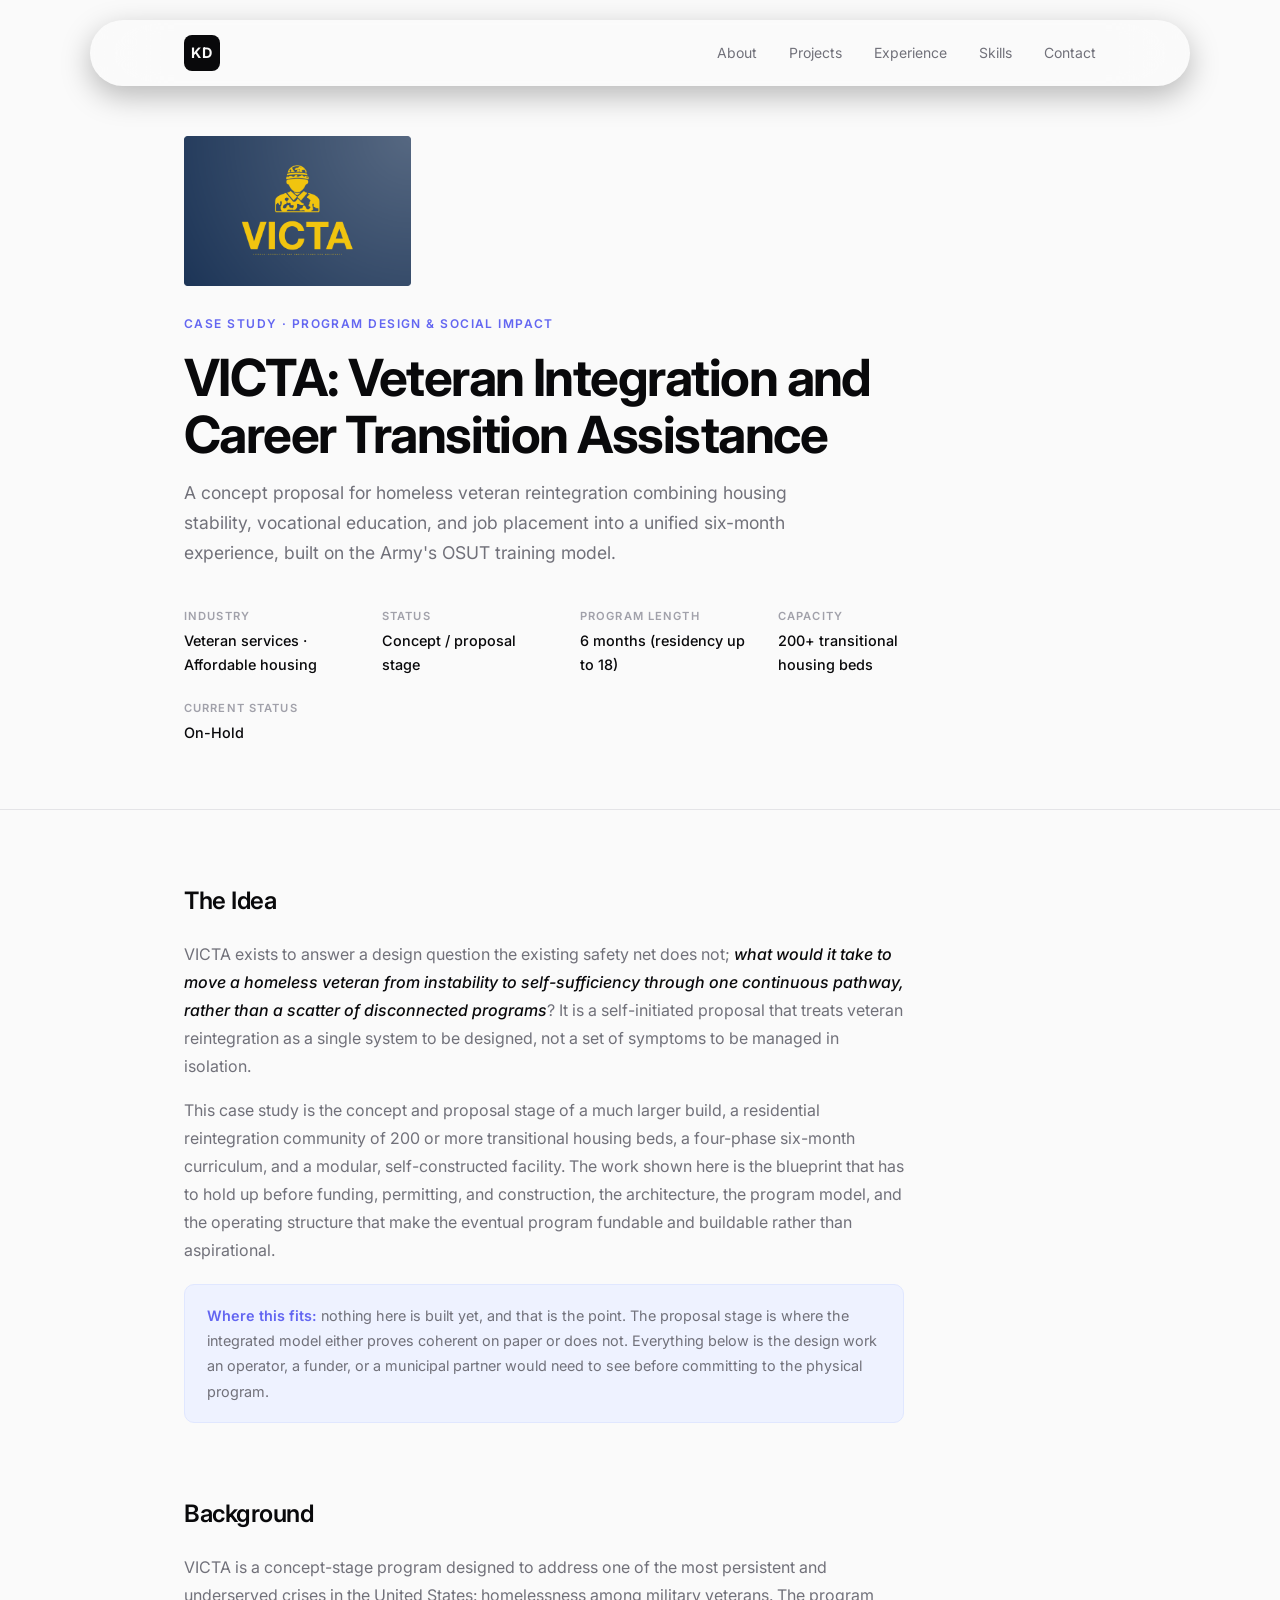
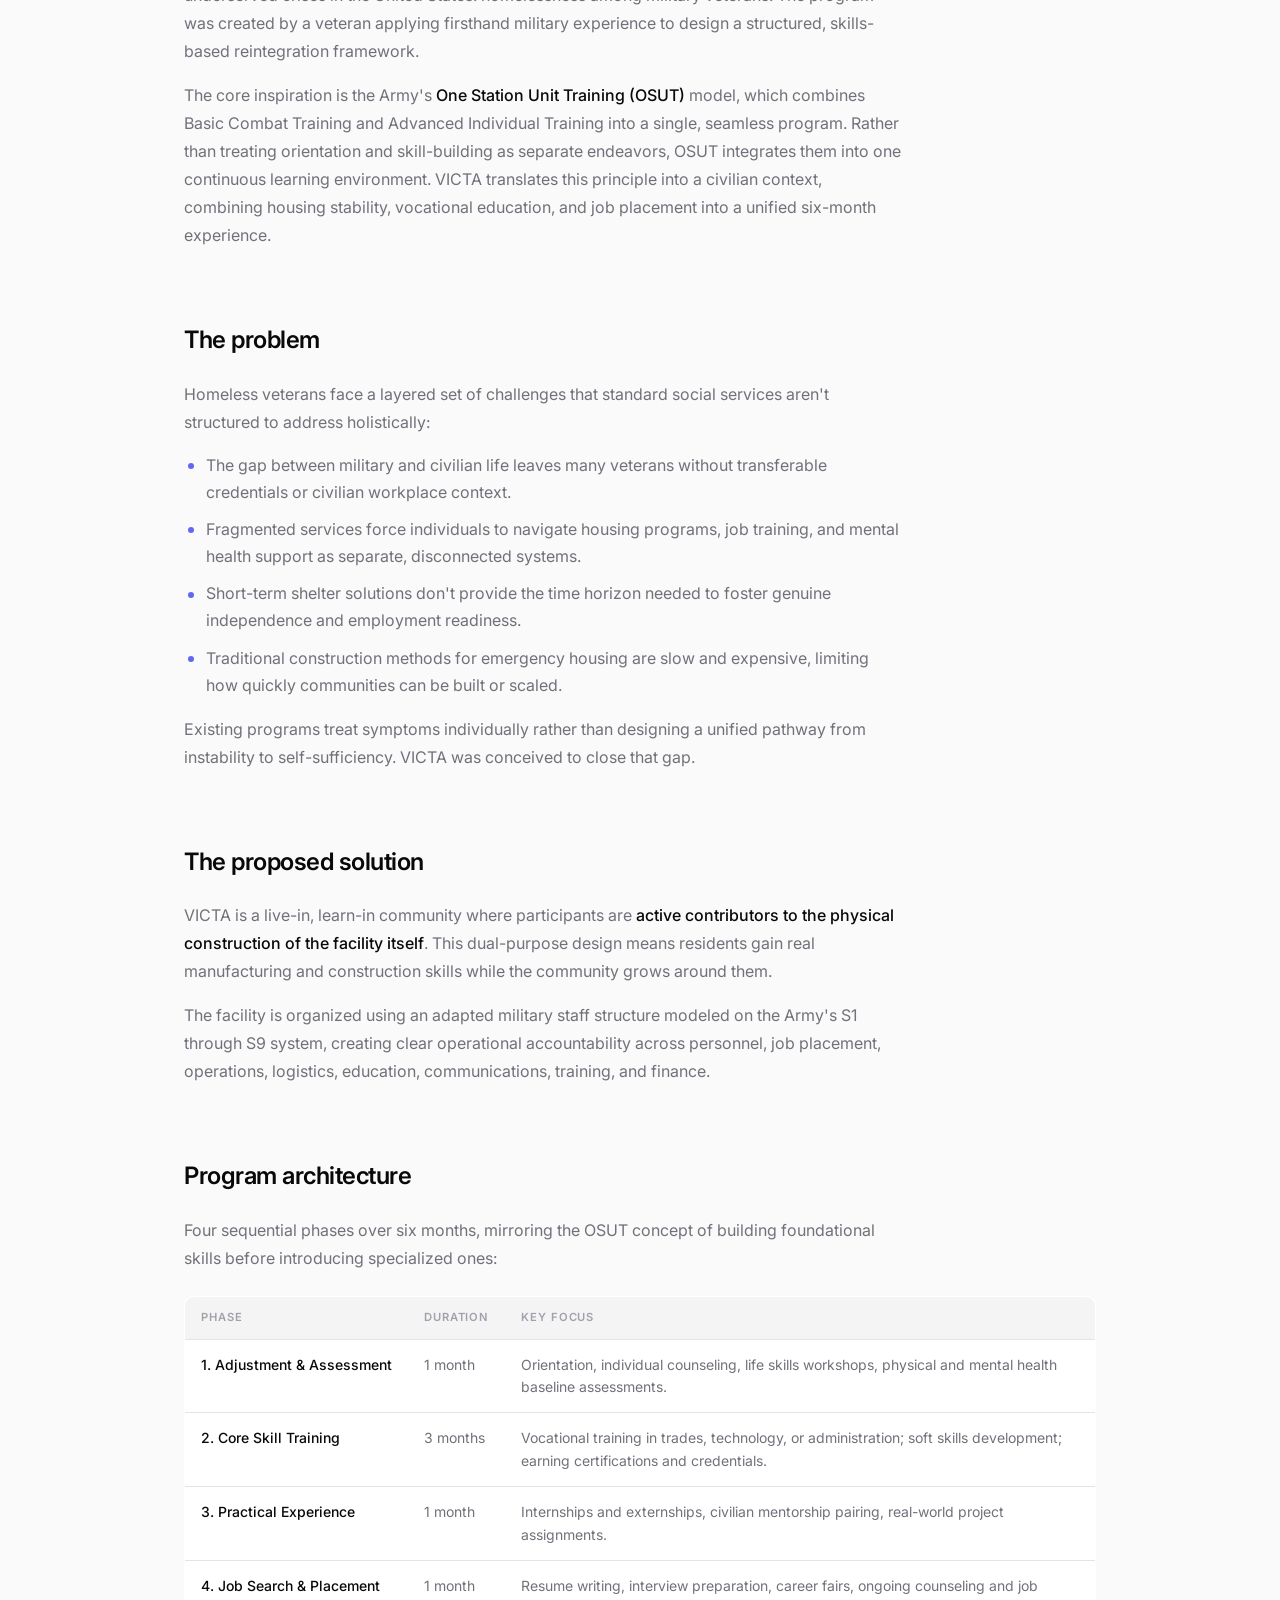
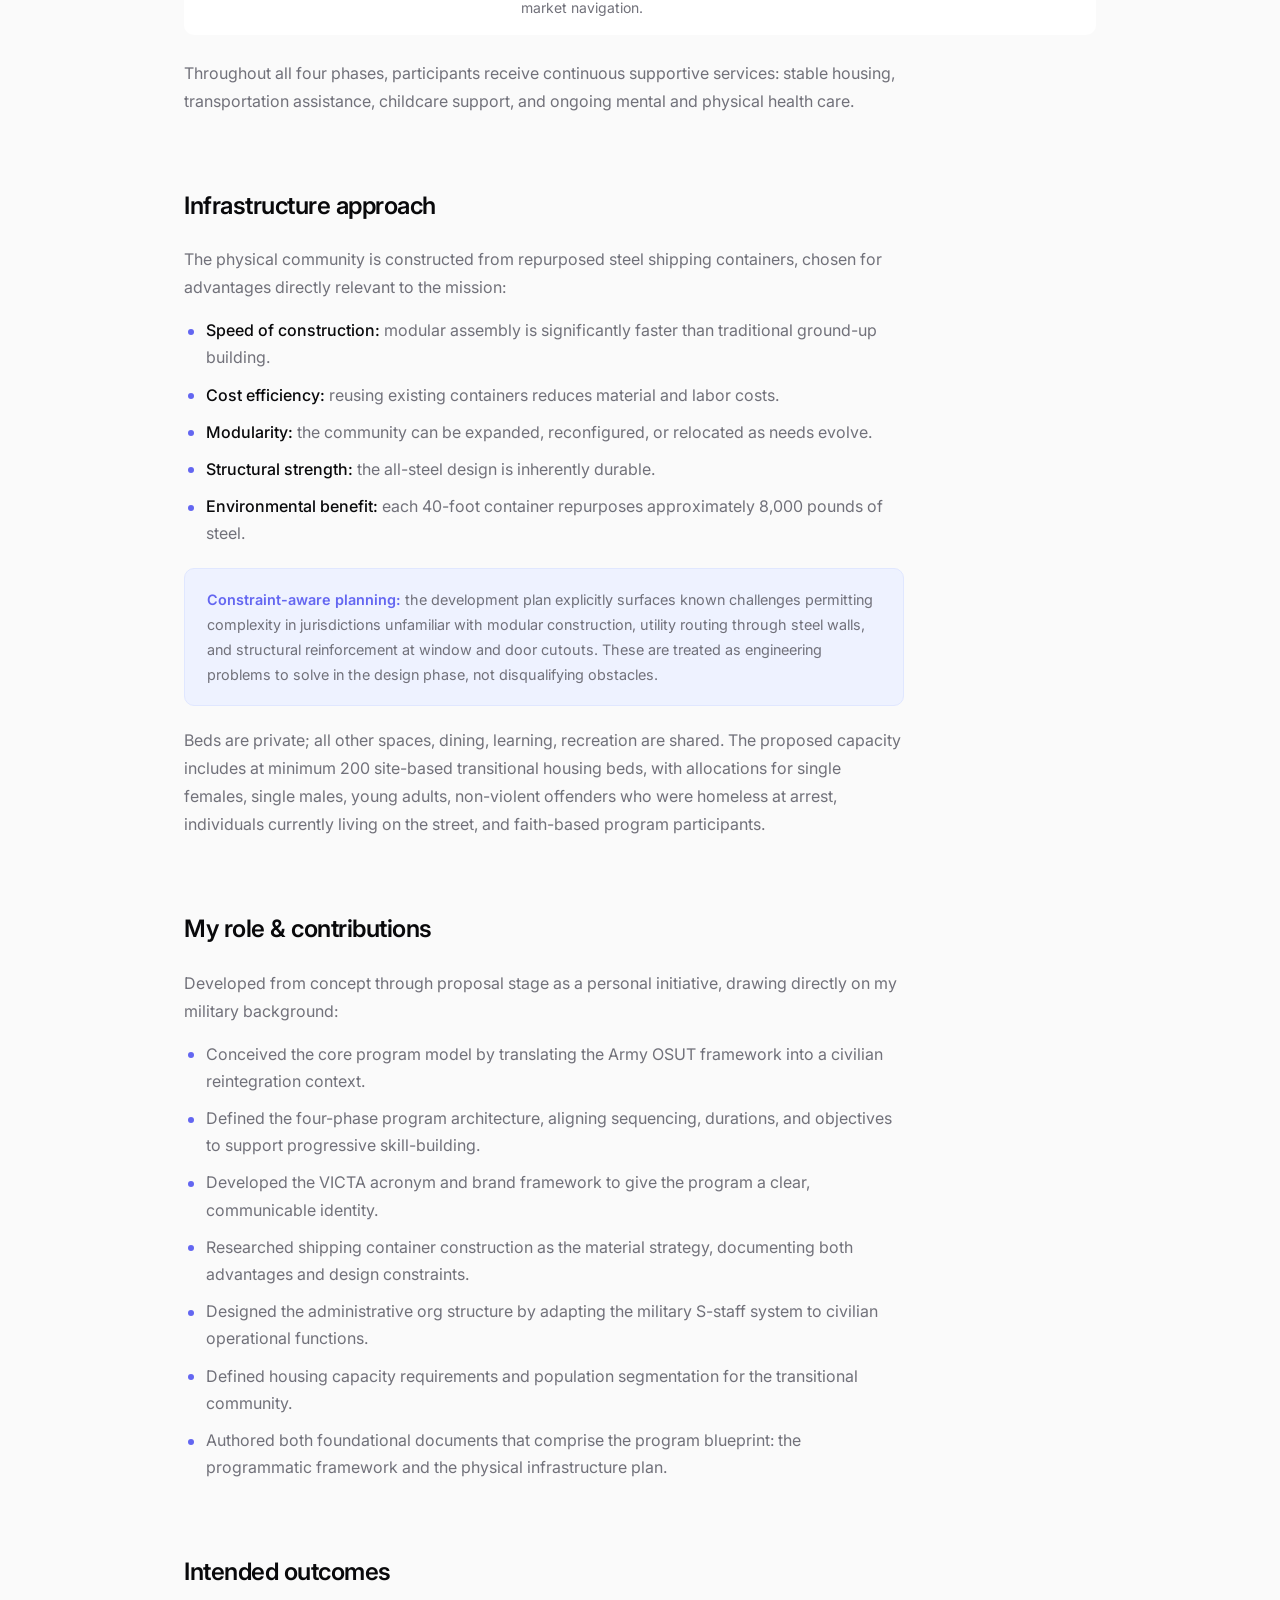
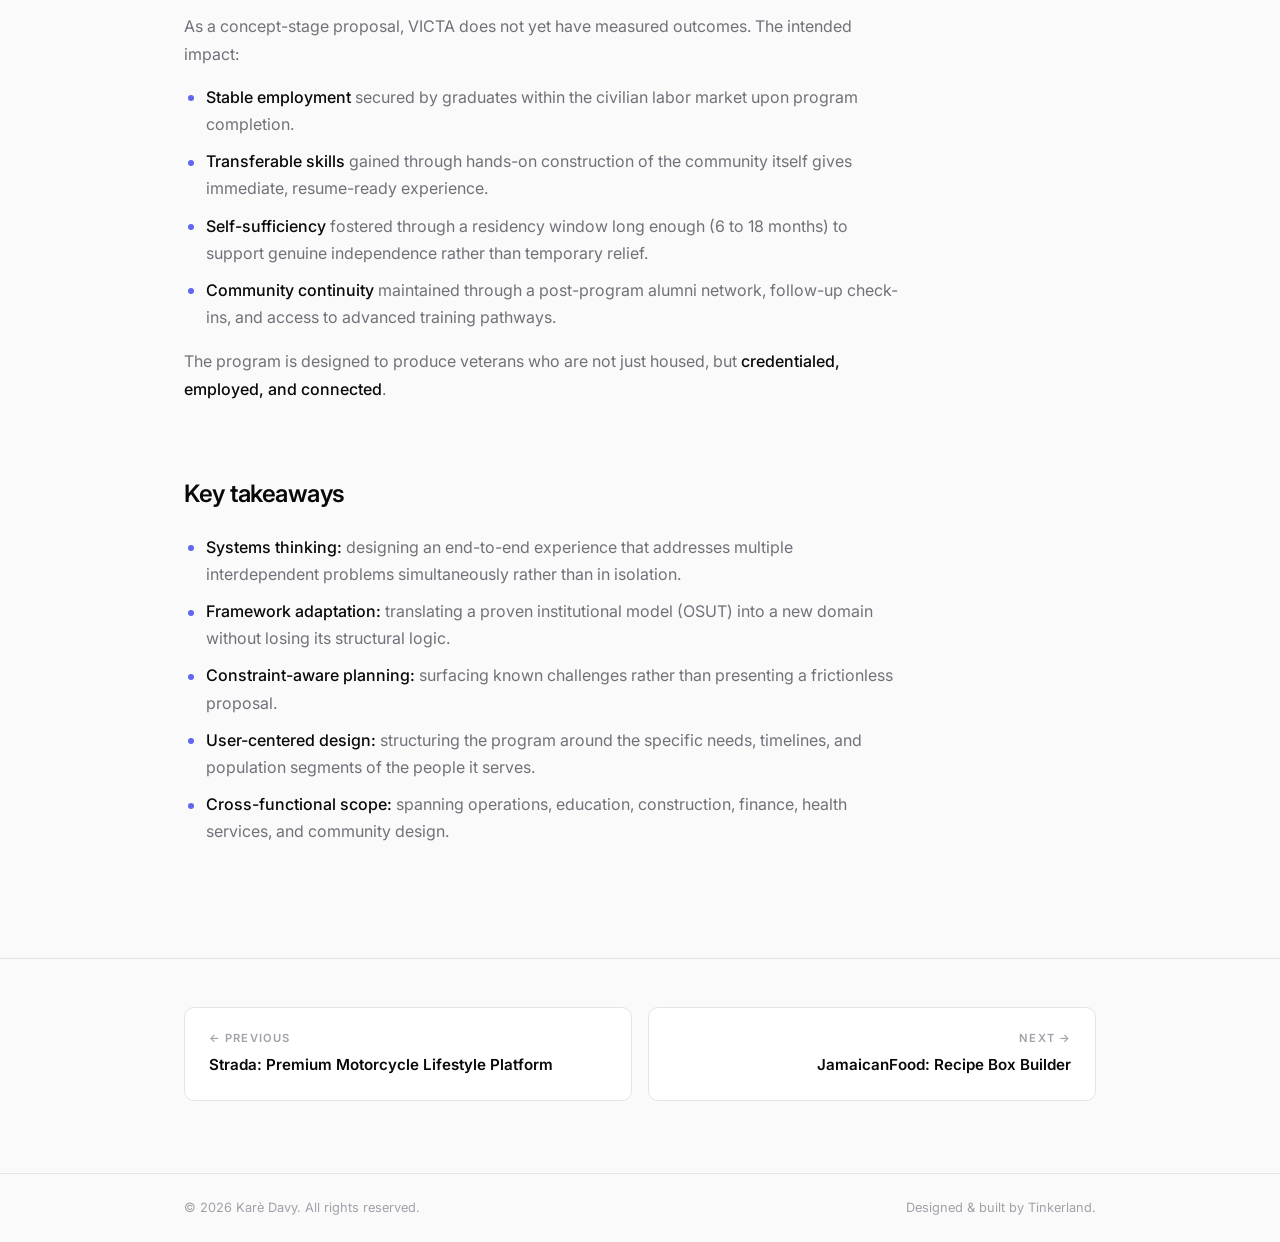
<file: case-studies/victa.html>
<!DOCTYPE html>
<html lang="en">
<head>
  <meta name="robots" content="noindex, nofollow">
  <meta charset="UTF-8" />
  <meta name="viewport" content="width=device-width, initial-scale=1.0" />
  <title>VICTA: Veteran Integration and Career Transition Assistance | Karè Davy</title>
  <meta name="description" content="Case study: a concept proposal for homeless veteran reintegration combining housing, vocational training, and job placement in one six-month program." />
  <link rel="preconnect" href="https://fonts.googleapis.com" />
  <link rel="preconnect" href="https://fonts.gstatic.com" crossorigin />
  <link href="https://fonts.googleapis.com/css2?family=Inter:wght@300;400;500;600;700&display=swap" rel="stylesheet" />
  <link rel="stylesheet" href="../css/style.css" />
</head>
<body>

  <!-- ─── NAV ─── -->
  <header class="nav" id="nav">
    <div class="container nav__inner">
      <a href="../index.html" class="nav__logo">KD</a>
      <nav class="nav__links" id="navLinks">
        <a href="../index.html#about">About</a>
        <a href="../index.html#projects">Projects</a>
        <a href="../index.html#experience">Experience</a>
        <a href="../index.html#skills">Skills</a>
        <a href="../index.html#contact">Contact</a>
      </nav>
      <button class="nav__burger" id="burger" aria-label="Toggle menu">
        <span></span><span></span><span></span>
      </button>
    </div>
  </header>

  <!-- ─── CASE HERO ─── -->
  <section class="case-hero">
    <div class="container">
      <img src="../assests/victa_logo.png" alt="VICTA logo" class="case-hero__logo" />
      <p class="case-hero__kicker reveal">Case Study · Program Design &amp; Social Impact</p>
      <h1 class="case-hero__title reveal">VICTA: Veteran Integration and Career Transition Assistance</h1>
      <p class="case-hero__dek reveal">
        A concept proposal for homeless veteran reintegration combining housing stability,
        vocational education, and job placement into a unified six-month experience, built on the
        Army's OSUT training model.
      </p>
      <dl class="case-meta reveal">
        <div class="case-meta__item"><dt>Industry</dt><dd>Veteran services · Affordable housing</dd></div>
        <div class="case-meta__item"><dt>Status</dt><dd>Concept / proposal stage</dd></div>
        <div class="case-meta__item"><dt>Program length</dt><dd>6 months (residency up to 18)</dd></div>
        <div class="case-meta__item"><dt>Capacity</dt><dd>200+ transitional housing beds</dd></div>
        <div class="case-meta__item"><dt>Current Status</dt><dd>On-Hold</dd></div>

      </dl>
    </div>
  </section>

  <!-- ─── BODY ─── -->
  <div class="case-body">
    <div class="container">

      <section class="case-section reveal">

        <section class="case-section reveal">
        <h2>The Idea</h2>
        <p>
          VICTA exists to answer a design question the existing safety net does not; <strong><em>what would it
          take to move a homeless veteran from instability to self-sufficiency through one
          continuous pathway, rather than a scatter of disconnected programs</em></strong>? It is a self-initiated
          proposal that treats veteran reintegration as a single system to be designed, not a set
          of symptoms to be managed in isolation.
        </p>
        <p>
          This case study is the concept and proposal stage of a much larger build, a residential
          reintegration community of 200 or more transitional housing beds, a four-phase six-month
          curriculum, and a modular, self-constructed facility. The work shown here is the blueprint
          that has to hold up before funding, permitting, and construction, the architecture, the
          program model, and the operating structure that make the eventual program fundable and
          buildable rather than aspirational.
        </p>
        <div class="case-callout">
          <p><strong>Where this fits:</strong> nothing here is built yet, and that is the point. The
          proposal stage is where the integrated model either proves coherent on paper or does not.
          Everything below is the design work an operator, a funder, or a municipal partner would
          need to see before committing to the physical program.</p>
        </div>
      </section>

        <h2>Background</h2>
        <p>
          VICTA is a concept-stage program designed to address one of the most persistent and
          underserved crises in the United States: homelessness among military veterans. The
          program was created by a veteran applying firsthand military experience to design a
          structured, skills-based reintegration framework.
        </p>
        <p>
          The core inspiration is the Army's <strong>One Station Unit Training (OSUT)</strong>
          model, which combines Basic Combat Training and Advanced Individual Training into a
          single, seamless program. Rather than treating orientation and skill-building as separate
          endeavors, OSUT integrates them into one continuous learning environment. VICTA
          translates this principle into a civilian context, combining housing stability,
          vocational education, and job placement into a unified six-month experience.
        </p>
      </section>

      <section class="case-section reveal">
        <h2>The problem</h2>
        <p>
          Homeless veterans face a layered set of challenges that standard social services aren't
          structured to address holistically:
        </p>
        <ul>
          <li>The gap between military and civilian life leaves many veterans without transferable credentials or civilian workplace context.</li>
          <li>Fragmented services force individuals to navigate housing programs, job training, and mental health support as separate, disconnected systems.</li>
          <li>Short-term shelter solutions don't provide the time horizon needed to foster genuine independence and employment readiness.</li>
          <li>Traditional construction methods for emergency housing are slow and expensive, limiting how quickly communities can be built or scaled.</li>
        </ul>
        <p>
          Existing programs treat symptoms individually rather than designing a unified pathway
          from instability to self-sufficiency. VICTA was conceived to close that gap.
        </p>
      </section>

      <section class="case-section reveal">
        <h2>The proposed solution</h2>
        <p>
          VICTA is a live-in, learn-in community where participants are <strong>active
          contributors to the physical construction of the facility itself</strong>. This
          dual-purpose design means residents gain real manufacturing and construction skills while
          the community grows around them.
        </p>
        <p>
          The facility is organized using an adapted military staff structure modeled on the
          Army's S1 through S9 system, creating clear operational accountability across personnel,
          job placement, operations, logistics, education, communications, training, and finance.
        </p>
      </section>

      <section class="case-section reveal">
        <h2>Program architecture</h2>
        <p>
          Four sequential phases over six months, mirroring the OSUT concept of building
          foundational skills before introducing specialized ones:
        </p>
        <div class="cs-table-wrap">
          <table class="cs-table">
            <thead><tr><th>Phase</th><th>Duration</th><th>Key focus</th></tr></thead>
            <tbody>
              <tr><td>1. Adjustment &amp; Assessment</td><td>1 month</td><td>Orientation, individual counseling, life skills workshops, physical and mental health baseline assessments.</td></tr>
              <tr><td>2. Core Skill Training</td><td>3 months</td><td>Vocational training in trades, technology, or administration; soft skills development; earning certifications and credentials.</td></tr>
              <tr><td>3. Practical Experience</td><td>1 month</td><td>Internships and externships, civilian mentorship pairing, real-world project assignments.</td></tr>
              <tr><td>4. Job Search &amp; Placement</td><td>1 month</td><td>Resume writing, interview preparation, career fairs, ongoing counseling and job market navigation.</td></tr>
            </tbody>
          </table>
        </div>
        <p>
          Throughout all four phases, participants receive continuous supportive services: stable
          housing, transportation assistance, childcare support, and ongoing mental and physical
          health care.
        </p>
      </section>

      <section class="case-section reveal">
        <h2>Infrastructure approach</h2>
        <p>
          The physical community is constructed from repurposed steel shipping containers, chosen
          for advantages directly relevant to the mission:
        </p>
        <ul>
          <li><strong>Speed of construction:</strong> modular assembly is significantly faster than traditional ground-up building.</li>
          <li><strong>Cost efficiency:</strong> reusing existing containers reduces material and labor costs.</li>
          <li><strong>Modularity:</strong> the community can be expanded, reconfigured, or relocated as needs evolve.</li>
          <li><strong>Structural strength:</strong> the all-steel design is inherently durable.</li>
          <li><strong>Environmental benefit:</strong> each 40-foot container repurposes approximately 8,000 pounds of steel.</li>
        </ul>
        <div class="case-callout">
          <p><strong>Constraint-aware planning:</strong> the development plan explicitly surfaces
          known challenges permitting complexity in jurisdictions unfamiliar with modular
          construction, utility routing through steel walls, and structural reinforcement at window
          and door cutouts. These are treated as engineering problems to solve in the design phase,
          not disqualifying obstacles.</p>
        </div>
        <p>
          Beds are private; all other spaces, dining, learning, recreation are shared. The
          proposed capacity includes at minimum 200 site-based transitional housing beds, with
          allocations for single females, single males, young adults, non-violent offenders who
          were homeless at arrest, individuals currently living on the street, and faith-based
          program participants.
        </p>
      </section>

      <section class="case-section reveal">
        <h2>My role &amp; contributions</h2>
        <p>
          Developed from concept through proposal stage as a personal initiative, drawing directly
          on my military background:
        </p>
        <ul>
          <li>Conceived the core program model by translating the Army OSUT framework into a civilian reintegration context.</li>
          <li>Defined the four-phase program architecture, aligning sequencing, durations, and objectives to support progressive skill-building.</li>
          <li>Developed the VICTA acronym and brand framework to give the program a clear, communicable identity.</li>
          <li>Researched shipping container construction as the material strategy, documenting both advantages and design constraints.</li>
          <li>Designed the administrative org structure by adapting the military S-staff system to civilian operational functions.</li>
          <li>Defined housing capacity requirements and population segmentation for the transitional community.</li>
          <li>Authored both foundational documents that comprise the program blueprint: the programmatic framework and the physical infrastructure plan.</li>
        </ul>
      </section>

      <section class="case-section reveal">
        <h2>Intended outcomes</h2>
        <p>As a concept-stage proposal, VICTA does not yet have measured outcomes. The intended impact:</p>
        <ul>
          <li><strong>Stable employment</strong> secured by graduates within the civilian labor market upon program completion.</li>
          <li><strong>Transferable skills</strong> gained through hands-on construction of the community itself gives immediate, resume-ready experience.</li>
          <li><strong>Self-sufficiency</strong> fostered through a residency window long enough (6 to 18 months) to support genuine independence rather than temporary relief.</li>
          <li><strong>Community continuity</strong> maintained through a post-program alumni network, follow-up check-ins, and access to advanced training pathways.</li>
        </ul>
        <p>
          The program is designed to produce veterans who are not just housed, but
          <strong>credentialed, employed, and connected</strong>.
        </p>
      </section>

      <section class="case-section reveal">
        <h2>Key takeaways</h2>
        <ul>
          <li><strong>Systems thinking:</strong> designing an end-to-end experience that addresses multiple interdependent problems simultaneously rather than in isolation.</li>
          <li><strong>Framework adaptation:</strong> translating a proven institutional model (OSUT) into a new domain without losing its structural logic.</li>
          <li><strong>Constraint-aware planning:</strong> surfacing known challenges rather than presenting a frictionless proposal.</li>
          <li><strong>User-centered design:</strong> structuring the program around the specific needs, timelines, and population segments of the people it serves.</li>
          <li><strong>Cross-functional scope:</strong> spanning operations, education, construction, finance, health services, and community design.</li>
        </ul>
      </section>

    </div>
  </div>

  <!-- ─── PREV / NEXT ─── -->
  <nav class="case-pagination">
    <div class="container case-pagination__grid">
      <a href="strada.html" class="case-pagination__link">
        <span class="case-pagination__dir">← Previous</span>
        <span class="case-pagination__title">Strada: Premium Motorcycle Lifestyle Platform</span>
      </a>
      <a href="jamaicanfood.html" class="case-pagination__link case-pagination__link--next">
        <span class="case-pagination__dir">Next →</span>
        <span class="case-pagination__title">JamaicanFood: Recipe Box Builder</span>
      </a>
    </div>
  </nav>

  <!-- ─── FOOTER ─── -->
  <footer class="footer">
    <div class="container footer__inner">
      <span>© 2026 Karè Davy. All rights reserved.</span>
      <span>Designed &amp; built by Tinkerland.</span>
    </div>
  </footer>

  <script src="../js/main.js"></script>
</body>
</html>
</file>
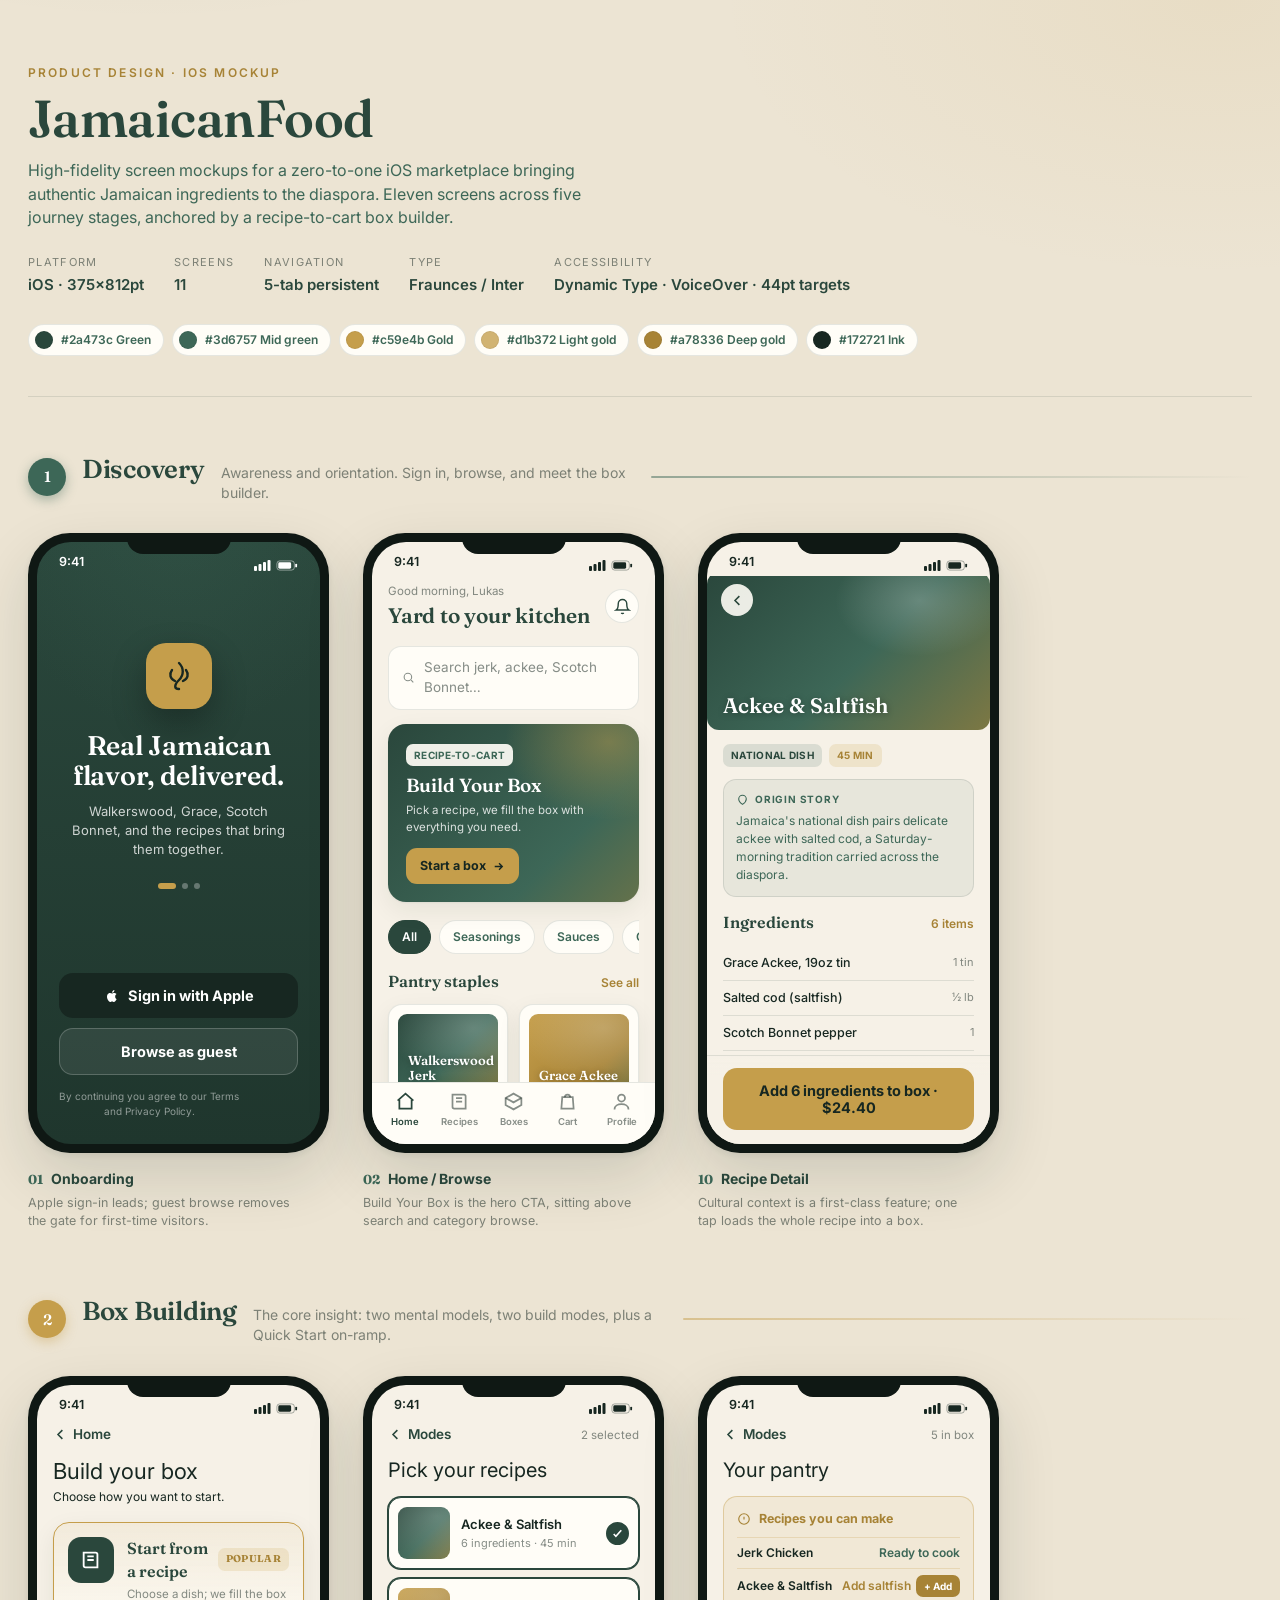
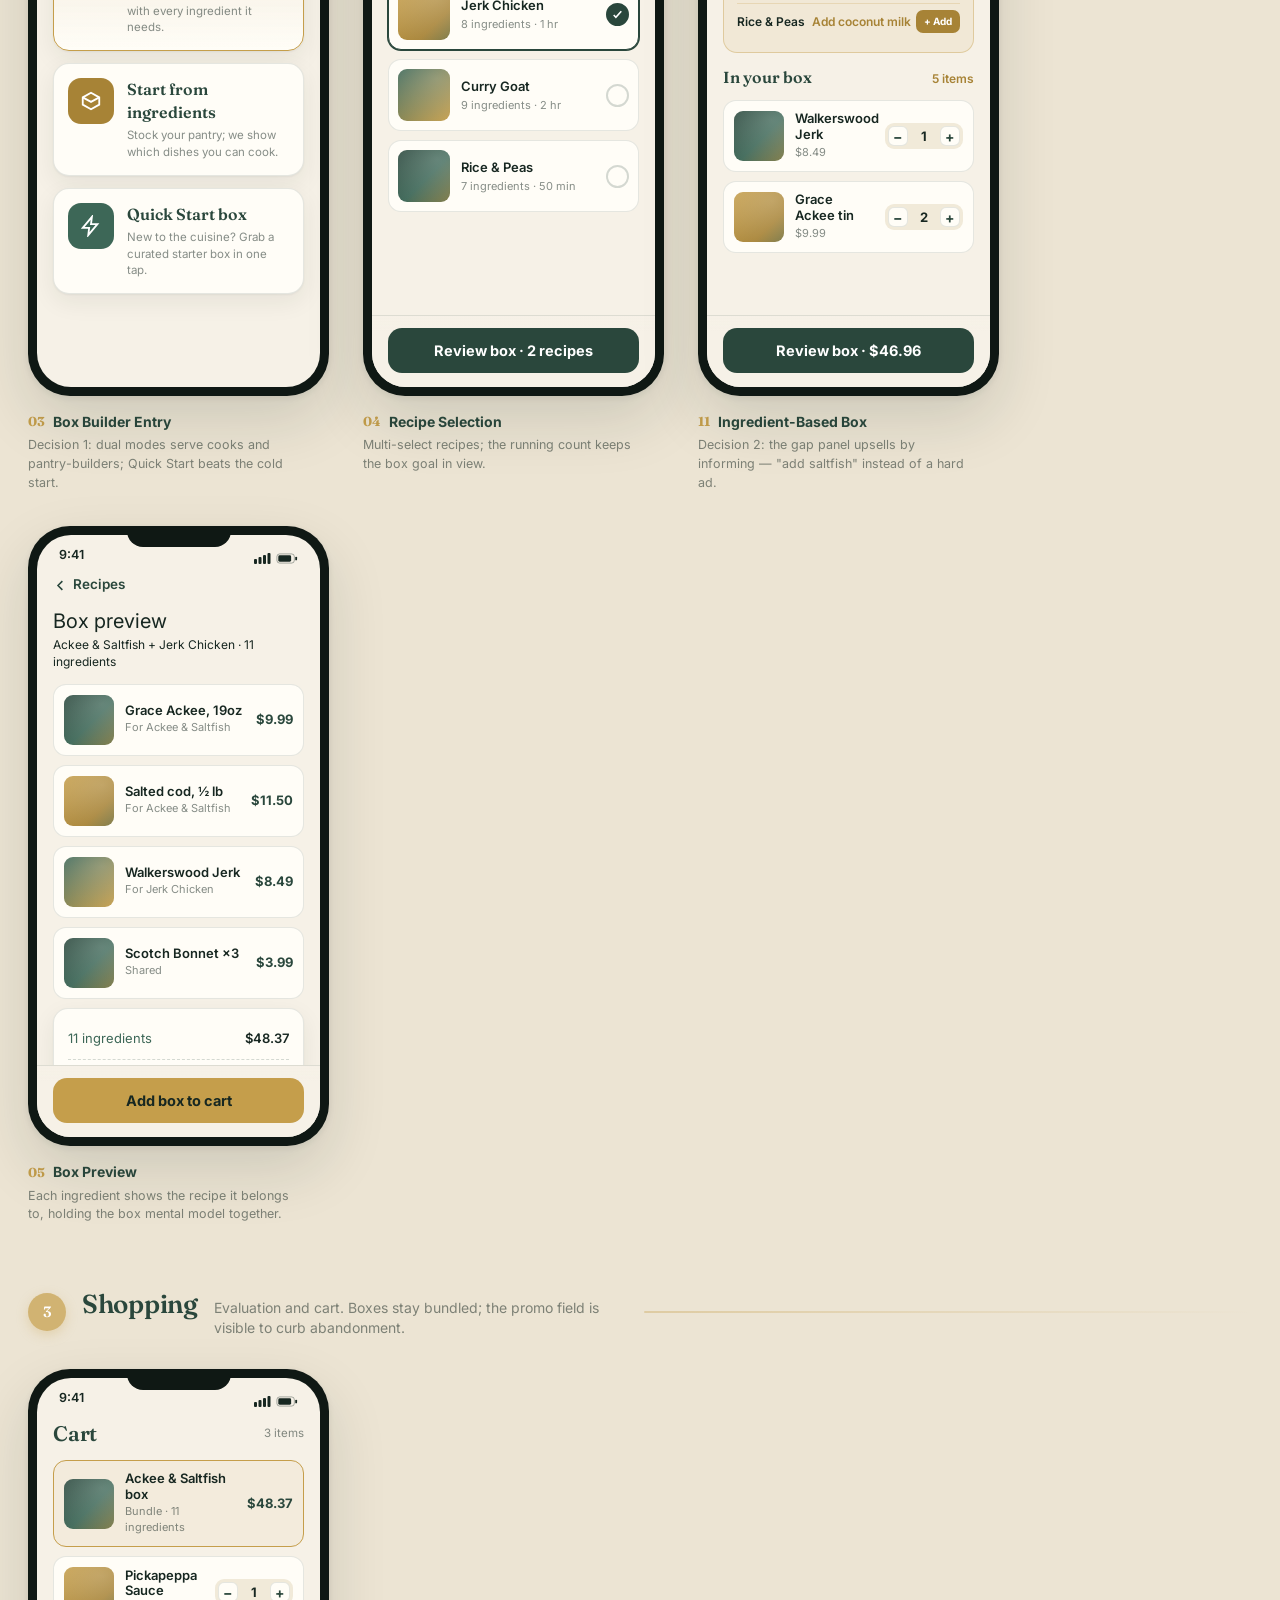
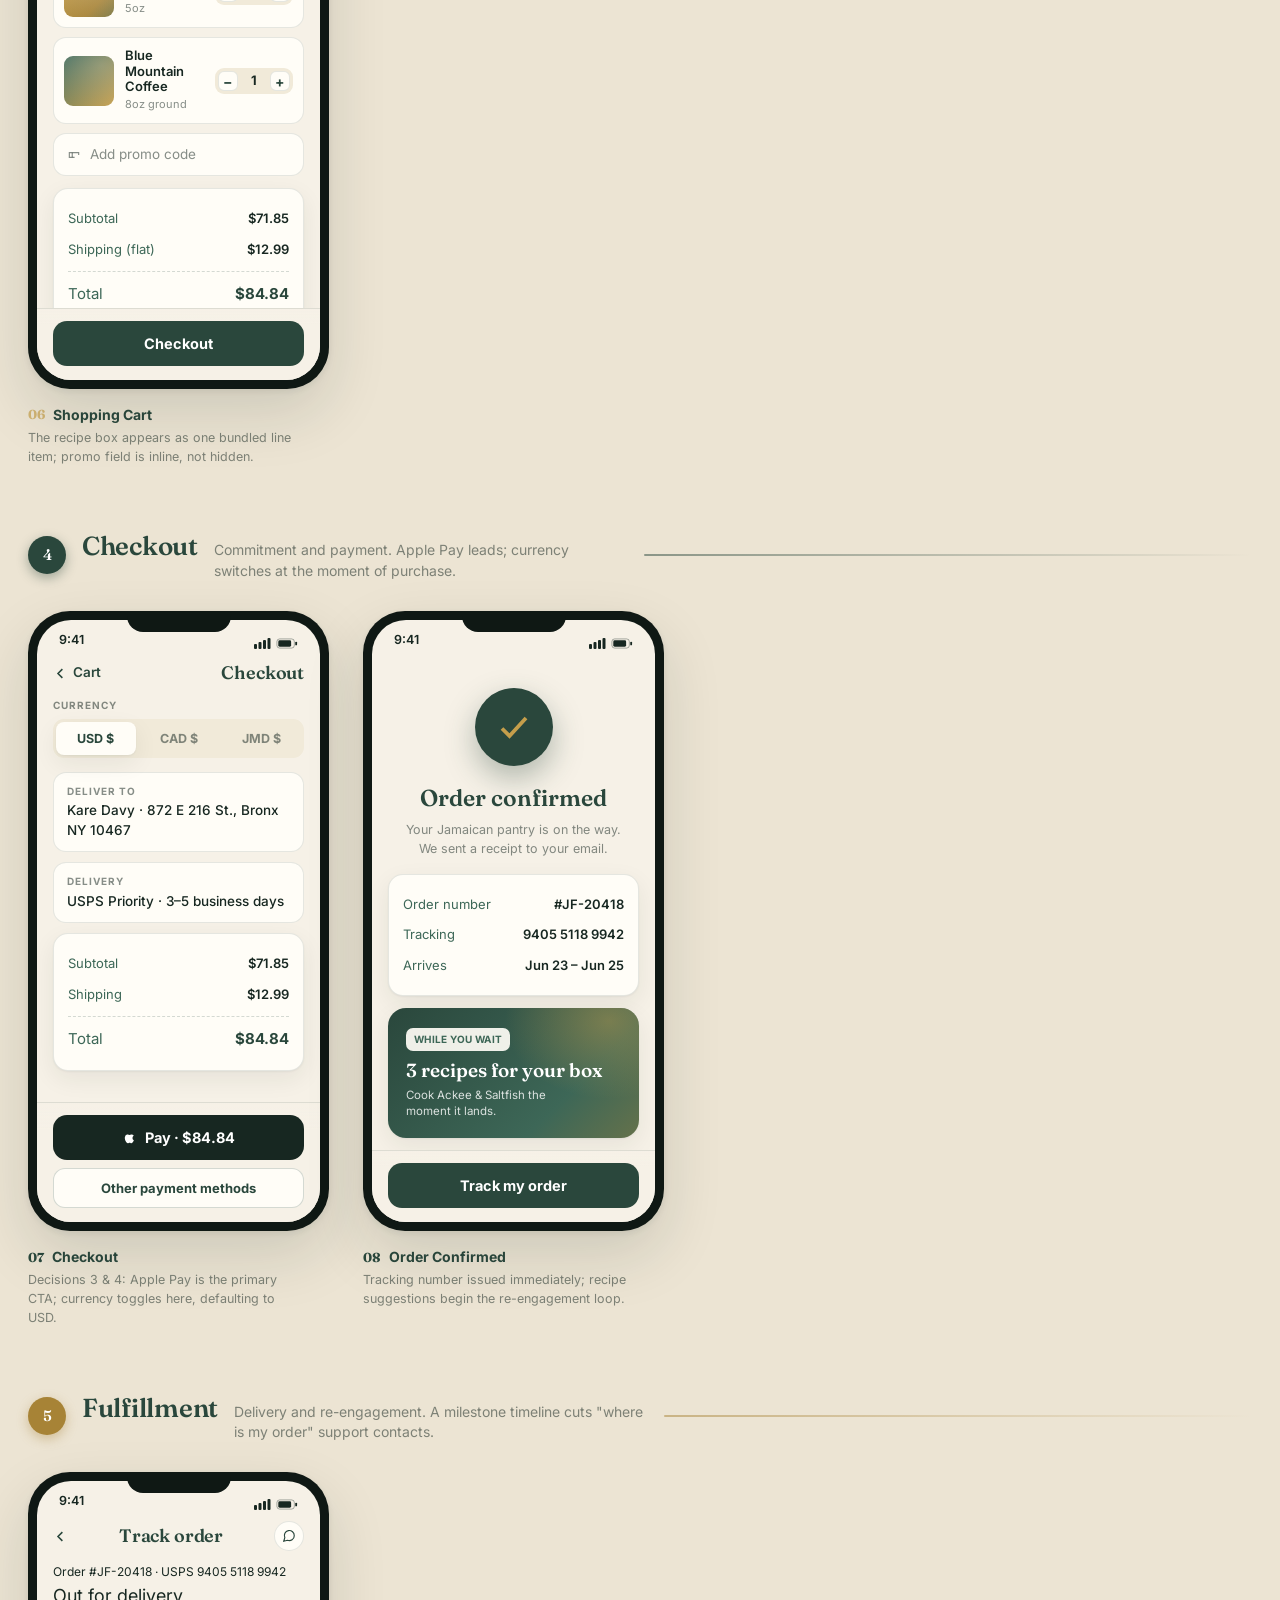
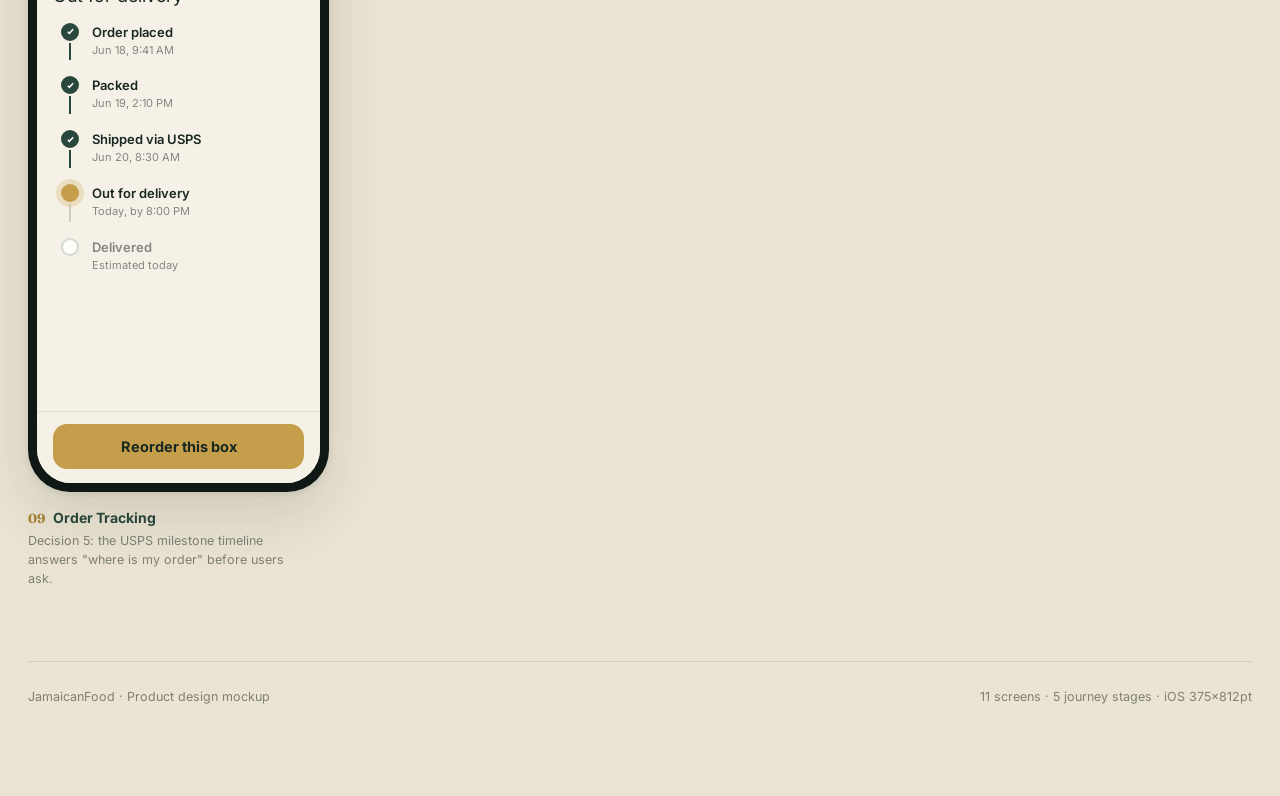
<file: mockups/jamaicanfood-mockup.html>
<!DOCTYPE html>
<html lang="en">
<head>
<meta charset="UTF-8" />
<meta name="viewport" content="width=device-width, initial-scale=1.0" />
<title>JamaicanFood — App Mockup</title>
<link rel="preconnect" href="https://fonts.googleapis.com" />
<link rel="preconnect" href="https://fonts.gstatic.com" crossorigin />
<link href="https://fonts.googleapis.com/css2?family=Fraunces:opsz,wght@9..144,400;9..144,500;9..144,600;9..144,700&family=Inter:wght@400;500;600;700&display=swap" rel="stylesheet" />
<style>
  :root{
    /* brand palette (user supplied) */
    --green:#2a473c;
    --green-mid:#3d6757;
    --gold:#c59e4b;
    --gold-light:#d1b372;
    --gold-deep:#a78336;
    --ink:#172721;

    /* derived surface tokens, warm-tinted neutrals */
    --cream:#f6f1e7;
    --surface:#fffdf7;
    --surface-2:#f1ead9;
    --ink-soft:#3d6757;
    --ink-mute:rgba(23,39,33,.52);
    --line:rgba(42,71,60,.12);
    --line-strong:rgba(42,71,60,.20);
    --shadow:0 1px 2px rgba(23,39,33,.05),0 8px 24px rgba(23,39,33,.07);
    --shadow-lift:0 2px 6px rgba(23,39,33,.08),0 24px 60px rgba(23,39,33,.14);

    --r-lg:22px; --r-md:16px; --r-sm:11px;
  }

  *{box-sizing:border-box;margin:0;padding:0}
  html{-webkit-text-size-adjust:100%}
  body{
    font-family:'Inter',system-ui,sans-serif;
    background:
      radial-gradient(900px 500px at 12% -5%, rgba(61,103,87,.10), transparent 60%),
      radial-gradient(900px 500px at 95% 0%, rgba(197,158,75,.10), transparent 55%),
      #ece4d3;
    color:var(--ink);
    -webkit-font-smoothing:antialiased;
    line-height:1.45;
    padding:0 0 90px;
  }

  /* ---------- BOARD CHROME ---------- */
  .wrap{max-width:1320px;margin:0 auto;padding:0 28px}
  .board-head{padding:64px 0 40px;border-bottom:1px solid var(--line)}
  .board-head .kick{
    font-size:12px;letter-spacing:.18em;text-transform:uppercase;
    color:var(--gold-deep);font-weight:600;
  }
  .board-head h1{
    font-family:'Fraunces',serif;font-weight:600;font-size:clamp(34px,5vw,52px);
    line-height:1.04;letter-spacing:-.01em;color:var(--green);margin:10px 0 14px;
  }
  .board-head p{max-width:60ch;color:var(--ink-soft);font-size:16px}
  .meta-row{display:flex;flex-wrap:wrap;gap:30px;margin-top:26px}
  .meta-row .m{display:flex;flex-direction:column;gap:3px}
  .meta-row .m dt{font-size:11px;letter-spacing:.12em;text-transform:uppercase;color:var(--ink-mute)}
  .meta-row .m dd{font-size:15px;font-weight:600;color:var(--green)}
  .swatches{display:flex;gap:8px;margin-top:28px;flex-wrap:wrap}
  .sw{display:flex;align-items:center;gap:8px;background:var(--surface);border:1px solid var(--line);
      border-radius:999px;padding:6px 12px 6px 6px;font-size:12px;font-weight:600;color:var(--ink-soft)}
  .sw i{width:18px;height:18px;border-radius:50%;display:block;box-shadow:inset 0 0 0 1px rgba(0,0,0,.06)}

  /* ---------- STAGE SECTIONS ---------- */
  .stage{padding:54px 0 8px}
  .stage-head{display:flex;align-items:baseline;gap:16px;margin-bottom:30px;flex-wrap:wrap}
  .stage-num{font-family:'Fraunces',serif;font-weight:600;font-size:15px;color:#fff;
    background:var(--st);width:38px;height:38px;border-radius:50%;display:grid;place-items:center;flex:none;
    align-self:center;box-shadow:0 4px 12px color-mix(in srgb,var(--st) 40%,transparent)}
  .stage-head h2{font-family:'Fraunces',serif;font-weight:600;font-size:26px;color:var(--green);letter-spacing:-.01em}
  .stage-head .desc{color:var(--ink-mute);font-size:14px;max-width:46ch}
  .stage-head .bar{flex:1;min-width:40px;height:2px;background:linear-gradient(90deg,var(--st),transparent);
    border-radius:2px;align-self:center;opacity:.5}

  .phones{display:flex;flex-wrap:wrap;gap:34px}

  /* ---------- PHONE FRAME ---------- */
  figure.pc{margin:0;width:301px}
  .phone{
    width:301px;height:620px;border-radius:42px;background:#0f1814;
    padding:9px;box-shadow:var(--shadow-lift);position:relative;
    transition:transform .5s cubic-bezier(.16,1,.3,1),box-shadow .5s cubic-bezier(.16,1,.3,1);
  }
  figure.pc:hover .phone{transform:translateY(-8px);box-shadow:0 4px 10px rgba(23,39,33,.10),0 40px 80px rgba(23,39,33,.20)}
  .screen{
    width:100%;height:100%;border-radius:34px;overflow:hidden;background:var(--cream);
    position:relative;display:flex;flex-direction:column;
  }
  .notch{position:absolute;top:0;left:50%;transform:translateX(-50%);width:104px;height:21px;
    background:#0f1814;border-radius:0 0 16px 16px;z-index:40}
  figcaption{margin-top:16px}
  figcaption .cn{display:flex;align-items:center;gap:8px;font-weight:700;font-size:14px;color:var(--green)}
  figcaption .cn b{color:var(--st);font-family:'Fraunces',serif;font-size:13px}
  figcaption .note{font-size:12.5px;color:var(--ink-mute);margin-top:4px;line-height:1.5;max-width:34ch}

  /* ---------- STATUS BAR / NAV ---------- */
  .statusbar{height:34px;display:flex;align-items:flex-end;justify-content:space-between;
    padding:0 22px 5px;font-size:12.5px;font-weight:600;flex:none;position:relative;z-index:30}
  .statusbar .ico{display:flex;align-items:center;gap:5px}
  .statusbar svg{display:block}
  .scr-body{flex:1;overflow:hidden;position:relative;display:flex;flex-direction:column}
  .scroll{flex:1;overflow:hidden;padding:4px 16px 14px}

  .appbar{display:flex;align-items:center;justify-content:space-between;padding:6px 16px 12px;flex:none}
  .appbar .title{font-family:'Fraunces',serif;font-weight:600;font-size:21px;color:var(--green);letter-spacing:-.01em}
  .appbar .sub{font-size:11.5px;color:var(--ink-mute);margin-top:1px}
  .circbtn{width:34px;height:34px;border-radius:50%;background:var(--surface);border:1px solid var(--line);
    display:grid;place-items:center;color:var(--green)}
  .backbtn{display:flex;align-items:center;gap:5px;font-weight:600;font-size:13.5px;color:var(--green)}

  /* tab bar */
  .tabbar{flex:none;height:62px;display:flex;background:var(--surface);border-top:1px solid var(--line);
    padding:8px 6px 0}
  .tab{flex:1;display:flex;flex-direction:column;align-items:center;gap:3px;color:var(--ink-mute);font-size:9.5px;font-weight:600}
  .tab.on{color:var(--green)}
  .tab svg{width:21px;height:21px}

  /* ---------- REUSABLE UI ---------- */
  .search{display:flex;align-items:center;gap:9px;background:var(--surface);border:1px solid var(--line);
    border-radius:13px;padding:11px 13px;color:var(--ink-mute);font-size:13.5px;margin-bottom:14px}
  .chips{display:flex;gap:8px;overflow:hidden;margin-bottom:16px}
  .chip{font-size:12px;font-weight:600;padding:7px 13px;border-radius:999px;white-space:nowrap;
    background:var(--surface);border:1px solid var(--line);color:var(--ink-soft)}
  .chip.on{background:var(--green);color:#fff;border-color:var(--green)}

  .btn{display:flex;align-items:center;justify-content:center;gap:8px;width:100%;border:none;
    border-radius:14px;padding:14px;font-family:inherit;font-weight:700;font-size:14.5px;cursor:default}
  .btn-gold{background:var(--gold);color:var(--ink)}
  .btn-green{background:var(--green);color:#fff}
  .btn-ghost{background:var(--surface);border:1px solid var(--line-strong);color:var(--green)}
  .btn-apple{background:var(--ink);color:#fff}
  .btn-sm{padding:11px;font-size:13px;border-radius:12px}

  .tag{display:inline-flex;align-items:center;gap:4px;font-size:10px;font-weight:700;letter-spacing:.03em;
    text-transform:uppercase;padding:4px 8px;border-radius:7px}
  .tag-gold{background:rgba(197,158,75,.18);color:var(--gold-deep)}
  .tag-green{background:rgba(61,103,87,.15);color:var(--green)}

  /* food tile (photography placeholder, palette duotone) */
  .tile{position:relative;border-radius:12px;overflow:hidden;background:
      linear-gradient(135deg,var(--green) 0%,var(--green-mid) 55%,var(--gold-deep) 130%)}
  .tile.gold{background:linear-gradient(135deg,var(--gold) 0%,var(--gold-deep) 70%,var(--green-mid) 140%)}
  .tile.warm{background:linear-gradient(140deg,var(--green-mid),var(--gold))}
  .tile::after{content:"";position:absolute;inset:0;
    background:radial-gradient(120px 80px at 75% 18%,rgba(255,255,255,.22),transparent 70%)}
  .tile .leaf{position:absolute;right:8px;bottom:7px;opacity:.5;z-index:1}
  .tile .lbl{position:absolute;left:10px;bottom:9px;right:10px;z-index:2;color:#fff;
    font-family:'Fraunces',serif;font-weight:600;font-size:13px;line-height:1.15;
    text-shadow:0 1px 6px rgba(0,0,0,.35)}

  .h-row{display:flex;align-items:baseline;justify-content:space-between;margin:6px 0 11px}
  .h-row h3{font-family:'Fraunces',serif;font-weight:600;font-size:16px;color:var(--green)}
  .h-row a{font-size:12px;font-weight:600;color:var(--gold-deep)}

  /* product / list cards */
  .prod{background:var(--surface);border:1px solid var(--line);border-radius:14px;padding:9px;box-shadow:var(--shadow)}
  .prod .ph{height:78px;border-radius:9px;margin-bottom:8px}
  .prod .nm{font-size:12px;font-weight:600;line-height:1.25;color:var(--ink)}
  .prod .pr{font-size:13px;font-weight:700;color:var(--green);margin-top:4px}
  .grid2{display:grid;grid-template-columns:1fr 1fr;gap:11px}

  .line{display:flex;gap:11px;align-items:center;background:var(--surface);border:1px solid var(--line);
    border-radius:13px;padding:10px;margin-bottom:9px}
  .line .th{width:50px;height:50px;border-radius:9px;flex:none}
  .line .info{flex:1;min-width:0}
  .line .info .t{font-size:13px;font-weight:600;color:var(--ink);line-height:1.2}
  .line .info .s{font-size:11px;color:var(--ink-mute);margin-top:2px}
  .line .pr{font-size:13px;font-weight:700;color:var(--green)}
  .qty{display:flex;align-items:center;gap:9px;background:var(--surface-2);border-radius:9px;padding:3px}
  .qty span{font-size:13px;font-weight:700;min-width:14px;text-align:center}
  .qty b{width:20px;height:20px;border-radius:6px;background:var(--surface);display:grid;place-items:center;
    font-size:14px;color:var(--green);border:1px solid var(--line)}

  .panel{background:var(--surface);border:1px solid var(--line);border-radius:15px;padding:14px;box-shadow:var(--shadow)}
  .row-kv{display:flex;justify-content:space-between;font-size:13px;padding:6px 0;color:var(--ink-soft)}
  .row-kv b{color:var(--ink);font-weight:600}
  .row-kv.total{border-top:1px dashed var(--line-strong);margin-top:6px;padding-top:11px;font-size:15px}
  .row-kv.total b{color:var(--green);font-weight:700}

  /* sticky bottom action inside screen */
  .docked{flex:none;padding:12px 16px 14px;background:linear-gradient(transparent,var(--cream) 22%);border-top:1px solid var(--line)}

  /* mode cards (box builder entry) */
  .mode{display:flex;gap:13px;align-items:flex-start;background:var(--surface);border:1px solid var(--line);
    border-radius:16px;padding:14px;margin-bottom:12px;box-shadow:var(--shadow)}
  .mode .mi{width:46px;height:46px;border-radius:13px;flex:none;display:grid;place-items:center;color:#fff}
  .mode h4{font-family:'Fraunces',serif;font-size:16px;font-weight:600;color:var(--green);margin-bottom:3px;
    display:flex;align-items:center;gap:7px}
  .mode p{font-size:11.5px;color:var(--ink-mute);line-height:1.45}
  .mode.featured{border-color:var(--gold);background:linear-gradient(180deg,rgba(197,158,75,.08),var(--surface))}

  /* selectable recipe row */
  .sel{display:flex;gap:11px;align-items:center;background:var(--surface);border:1px solid var(--line);
    border-radius:13px;padding:9px;margin-bottom:9px}
  .sel.on{border-color:var(--green);box-shadow:0 0 0 1px var(--green)}
  .sel .th{width:52px;height:52px;border-radius:9px;flex:none}
  .sel .info{flex:1}
  .sel .info .t{font-size:13px;font-weight:600;color:var(--ink)}
  .sel .info .s{font-size:11px;color:var(--ink-mute);margin-top:2px}
  .check{width:23px;height:23px;border-radius:50%;border:2px solid var(--line-strong);flex:none;display:grid;place-items:center}
  .check.on{background:var(--green);border-color:var(--green)}

  /* gap analysis */
  .gap{background:rgba(197,158,75,.10);border:1px solid rgba(197,158,75,.4);border-radius:14px;padding:13px;margin-bottom:13px}
  .gap .gh{display:flex;align-items:center;gap:8px;font-size:12.5px;font-weight:700;color:var(--gold-deep);margin-bottom:9px}
  .gap .gi{display:flex;align-items:center;justify-content:space-between;font-size:12px;padding:6px 0;border-top:1px solid rgba(197,158,75,.25)}
  .gap .gi:first-of-type{border-top:none}
  .gap .gi .nm{color:var(--ink);font-weight:600}
  .gap .gi .miss{color:var(--gold-deep);font-weight:600;display:flex;align-items:center;gap:5px}
  .gap .gi .ok{color:var(--green-mid);font-weight:600}
  .addmini{font-size:10px;font-weight:700;color:#fff;background:var(--gold-deep);border-radius:7px;padding:4px 8px}

  /* currency segmented */
  .seg{display:flex;background:var(--surface-2);border-radius:11px;padding:3px;gap:3px}
  .seg button{flex:1;border:none;background:transparent;padding:9px;border-radius:8px;font-family:inherit;
    font-weight:700;font-size:12.5px;color:var(--ink-mute);cursor:default}
  .seg button.on{background:var(--surface);color:var(--green);box-shadow:var(--shadow)}

  .field{background:var(--surface);border:1px solid var(--line);border-radius:13px;padding:11px 13px;margin-bottom:10px}
  .field .fl{font-size:10px;letter-spacing:.1em;text-transform:uppercase;color:var(--ink-mute);font-weight:700}
  .field .fv{font-size:13.5px;font-weight:500;color:var(--ink);margin-top:3px}

  /* confirmed */
  .confirm-hero{text-align:center;padding:30px 0 16px}
  .seal{width:78px;height:78px;border-radius:50%;background:var(--green);display:grid;place-items:center;margin:0 auto 16px;
    box-shadow:0 12px 30px rgba(42,71,60,.35)}
  .confirm-hero h3{font-family:'Fraunces',serif;font-weight:600;font-size:23px;color:var(--green)}
  .confirm-hero p{font-size:12.5px;color:var(--ink-mute);margin-top:6px;padding:0 18px}

  /* tracking timeline */
  .track{position:relative;padding-left:8px;margin:6px 0 4px}
  .tstep{display:flex;gap:13px;position:relative;padding-bottom:18px}
  .tstep:last-child{padding-bottom:0}
  .tstep .dotcol{display:flex;flex-direction:column;align-items:center;flex:none}
  .tstep .dot{width:18px;height:18px;border-radius:50%;background:var(--surface);border:2px solid var(--line-strong);
    display:grid;place-items:center;z-index:2}
  .tstep .ln{flex:1;width:2px;background:var(--line-strong);margin:2px 0 -2px}
  .tstep:last-child .ln{display:none}
  .tstep.done .dot{background:var(--green);border-color:var(--green)}
  .tstep.done .ln{background:var(--green)}
  .tstep.now .dot{background:var(--gold);border-color:var(--gold);box-shadow:0 0 0 5px rgba(197,158,75,.25)}
  .tstep .tx .t{font-size:13px;font-weight:600;color:var(--ink)}
  .tstep .tx .s{font-size:11px;color:var(--ink-mute);margin-top:1px}
  .tstep.future .tx .t{color:var(--ink-mute)}

  /* onboarding */
  .onb{flex:1;display:flex;flex-direction:column;background:
      radial-gradient(120% 70% at 50% -10%, rgba(61,103,87,.30), transparent 60%),
      linear-gradient(180deg,var(--green) 0%,#1f362d 100%);
    color:#fff;padding:0}
  .onb .top{flex:1;display:flex;flex-direction:column;align-items:center;justify-content:center;text-align:center;padding:30px 26px}
  .onb .mark{width:66px;height:66px;border-radius:20px;background:var(--gold);display:grid;place-items:center;
    margin-bottom:22px;box-shadow:0 14px 34px rgba(0,0,0,.3)}
  .onb h2{font-family:'Fraunces',serif;font-weight:600;font-size:27px;line-height:1.1;letter-spacing:-.01em}
  .onb p{font-size:13px;color:rgba(255,255,255,.78);margin-top:12px;max-width:30ch}
  .onb .dots{display:flex;gap:6px;margin-top:24px}
  .onb .dots i{width:6px;height:6px;border-radius:50%;background:rgba(255,255,255,.3)}
  .onb .dots i.on{width:18px;border-radius:3px;background:var(--gold)}
  .onb .bottom{padding:18px 22px 26px;display:flex;flex-direction:column;gap:10px}
  .onb .terms{text-align:center;font-size:10px;color:rgba(255,255,255,.5);margin-top:4px}

  .recipe-hero{height:158px;margin:-4px -16px 14px;position:relative}
  .recipe-hero .lbl{left:16px;right:16px;bottom:13px;font-size:21px}
  .recipe-hero .floatback{position:absolute;top:12px;left:14px;z-index:5;width:32px;height:32px;border-radius:50%;
    background:rgba(255,253,247,.9);display:grid;place-items:center;color:var(--green)}
  .culture{background:rgba(61,103,87,.08);border:1px solid var(--line);border-radius:13px;padding:12px;margin-bottom:14px}
  .culture .ch{font-size:10px;font-weight:700;letter-spacing:.08em;text-transform:uppercase;color:var(--green-mid);
    display:flex;align-items:center;gap:6px;margin-bottom:6px}
  .culture p{font-size:12px;color:var(--ink-soft);line-height:1.5}

  .ing-li{display:flex;align-items:center;justify-content:space-between;font-size:12.5px;padding:8px 0;border-bottom:1px solid var(--line)}
  .ing-li:last-child{border-bottom:none}
  .ing-li .nm{color:var(--ink);font-weight:500}
  .ing-li .am{color:var(--ink-mute);font-size:11px}

  .hero-card{position:relative;border-radius:18px;overflow:hidden;padding:18px;margin-bottom:18px;
    background:linear-gradient(135deg,var(--green) 0%,var(--green-mid) 70%,var(--gold-deep) 150%);color:#fff;box-shadow:var(--shadow)}
  .hero-card::after{content:"";position:absolute;inset:0;background:radial-gradient(160px 120px at 88% 10%,rgba(197,158,75,.45),transparent 65%)}
  .hero-card .tag{position:relative;z-index:1;background:rgba(255,253,247,.92);color:var(--green-mid)}
  .hero-card h3{position:relative;z-index:1;font-family:'Fraunces',serif;font-weight:600;font-size:19px;line-height:1.15;margin:9px 0 5px;max-width:18ch}
  .hero-card p{position:relative;z-index:1;font-size:11.5px;color:rgba(255,255,255,.82);max-width:26ch}
  .hero-card .cta{position:relative;z-index:1;display:inline-flex;align-items:center;gap:6px;margin-top:13px;
    background:var(--gold);color:var(--ink);font-weight:700;font-size:12.5px;padding:9px 14px;border-radius:11px}

  /* footer */
  .board-foot{margin-top:64px;padding-top:26px;border-top:1px solid var(--line);
    display:flex;justify-content:space-between;flex-wrap:wrap;gap:12px;font-size:12.5px;color:var(--ink-mute)}

  @media (max-width:680px){
    .wrap{padding:0 18px}
    .phones{justify-content:center}
  }
  @media (prefers-reduced-motion:reduce){
    *{transition:none!important}
  }
</style>
</head>
<body>

<div class="wrap">

  <!-- ════════ HEADER ════════ -->
  <header class="board-head">
    <p class="kick">Product Design · iOS Mockup</p>
    <h1>JamaicanFood</h1>
    <p>High-fidelity screen mockups for a zero-to-one iOS marketplace bringing authentic Jamaican ingredients to the diaspora. Eleven screens across five journey stages, anchored by a recipe-to-cart box builder.</p>

    <dl class="meta-row">
      <div class="m"><dt>Platform</dt><dd>iOS · 375×812pt</dd></div>
      <div class="m"><dt>Screens</dt><dd>11</dd></div>
      <div class="m"><dt>Navigation</dt><dd>5-tab persistent</dd></div>
      <div class="m"><dt>Type</dt><dd>Fraunces / Inter</dd></div>
      <div class="m"><dt>Accessibility</dt><dd>Dynamic Type · VoiceOver · 44pt targets</dd></div>
    </dl>

    <div class="swatches">
      <span class="sw"><i style="background:#2a473c"></i>#2a473c Green</span>
      <span class="sw"><i style="background:#3d6757"></i>#3d6757 Mid green</span>
      <span class="sw"><i style="background:#c59e4b"></i>#c59e4b Gold</span>
      <span class="sw"><i style="background:#d1b372"></i>#d1b372 Light gold</span>
      <span class="sw"><i style="background:#a78336"></i>#a78336 Deep gold</span>
      <span class="sw"><i style="background:#172721"></i>#172721 Ink</span>
    </div>
  </header>

  <!-- ════════ STAGE 1 — DISCOVERY ════════ -->
  <section class="stage" style="--st:#3d6757">
    <div class="stage-head">
      <span class="stage-num">1</span>
      <h2>Discovery</h2>
      <span class="desc">Awareness and orientation. Sign in, browse, and meet the box builder.</span>
      <span class="bar"></span>
    </div>
    <div class="phones">

      <!-- 01 Onboarding -->
      <figure class="pc">
        <div class="phone"><div class="notch"></div><div class="screen">
          <div class="onb">
            <div class="statusbar" style="color:#fff">
              <span>9:41</span>
              <span class="ico">
                <svg width="17" height="11" viewBox="0 0 17 11"><rect x="0" y="6" width="3" height="5" rx="1" fill="#fff"/><rect x="4.5" y="4" width="3" height="7" rx="1" fill="#fff"/><rect x="9" y="2" width="3" height="9" rx="1" fill="#fff"/><rect x="13.5" y="0" width="3" height="11" rx="1" fill="#fff"/></svg>
                <svg width="22" height="11" viewBox="0 0 24 12"><rect x="1" y="1" width="19" height="10" rx="3" fill="none" stroke="#fff" stroke-opacity=".5"/><rect x="2.5" y="2.5" width="14" height="7" rx="1.5" fill="#fff"/><rect x="21" y="4" width="2" height="4" rx="1" fill="#fff"/></svg>
              </span>
            </div>
            <div class="top">
              <div class="mark">
                <svg width="34" height="34" viewBox="0 0 34 34" fill="none"><path d="M17 4c5 5 5 12 0 17s-5 9 0 9" stroke="#172721" stroke-width="2.4" stroke-linecap="round"/><path d="M10 11c-3 4-2 9 3 11M24 11c3 4 2 9-3 11" stroke="#172721" stroke-width="2.4" stroke-linecap="round"/></svg>
              </div>
              <h2>Real Jamaican flavor, delivered.</h2>
              <p>Walkerswood, Grace, Scotch Bonnet, and the recipes that bring them together.</p>
              <div class="dots"><i class="on"></i><i></i><i></i></div>
            </div>
            <div class="bottom">
              <button class="btn btn-apple">
                <svg width="16" height="16" viewBox="0 0 16 16" fill="#fff"><path d="M11.2 8.4c0-1.5 1.2-2.2 1.3-2.3-.7-1-1.8-1.2-2.2-1.2-.9-.1-1.8.5-2.3.5s-1.2-.5-2-.5c-1 0-2 .6-2.5 1.5-1.1 1.9-.3 4.6.8 6.1.5.7 1.1 1.5 1.9 1.5.7 0 1-.5 1.9-.5s1.1.5 1.9.5 1.3-.7 1.8-1.4c.6-.8.8-1.6.8-1.6s-1.4-.6-1.4-2.1zM9.8 3.9c.4-.5.7-1.2.6-1.9-.6 0-1.3.4-1.7.9-.4.4-.7 1.1-.6 1.8.7 0 1.3-.3 1.7-.8z"/></svg>
                Sign in with Apple
              </button>
              <button class="btn btn-ghost" style="color:#fff;background:rgba(255,255,255,.08);border-color:rgba(255,255,255,.2)">Browse as guest</button>
              <p class="terms">By continuing you agree to our Terms and Privacy Policy.</p>
            </div>
          </div>
        </div></div>
        <figcaption><div class="cn"><b>01</b> Onboarding</div>
        <div class="note">Apple sign-in leads; guest browse removes the gate for first-time visitors.</div></figcaption>
      </figure>

      <!-- 02 Home / Browse -->
      <figure class="pc">
        <div class="phone"><div class="notch"></div><div class="screen">
          <div class="statusbar"><span>9:41</span><span class="ico">
            <svg width="17" height="11" viewBox="0 0 17 11"><rect x="0" y="6" width="3" height="5" rx="1" fill="#172721"/><rect x="4.5" y="4" width="3" height="7" rx="1" fill="#172721"/><rect x="9" y="2" width="3" height="9" rx="1" fill="#172721"/><rect x="13.5" y="0" width="3" height="11" rx="1" fill="#172721"/></svg>
            <svg width="22" height="11" viewBox="0 0 24 12"><rect x="1" y="1" width="19" height="10" rx="3" fill="none" stroke="#172721" stroke-opacity=".4"/><rect x="2.5" y="2.5" width="14" height="7" rx="1.5" fill="#172721"/><rect x="21" y="4" width="2" height="4" rx="1" fill="#172721"/></svg>
          </span></div>
          <div class="scr-body">
            <div class="appbar">
              <div><div class="sub">Good morning, Lukas</div><div class="title">Yard to your kitchen</div></div>
              <div class="circbtn"><svg width="17" height="17" viewBox="0 0 24 24" fill="none" stroke="currentColor" stroke-width="2"><path d="M18 8a6 6 0 0 0-12 0c0 7-3 9-3 9h18s-3-2-3-9"/><path d="M13.7 21a2 2 0 0 1-3.4 0"/></svg></div>
            </div>
            <div class="scroll">
              <div class="search">
                <svg width="15" height="15" viewBox="0 0 24 24" fill="none" stroke="currentColor" stroke-width="2"><circle cx="11" cy="11" r="7"/><path d="m21 21-4-4"/></svg>
                Search jerk, ackee, Scotch Bonnet…
              </div>
              <div class="hero-card">
                <span class="tag">Recipe-to-cart</span>
                <h3>Build Your Box</h3>
                <p>Pick a recipe, we fill the box with everything you need.</p>
                <span class="cta">Start a box
                  <svg width="13" height="13" viewBox="0 0 24 24" fill="none" stroke="currentColor" stroke-width="2.5"><path d="M5 12h14M13 6l6 6-6 6"/></svg>
                </span>
              </div>
              <div class="chips"><span class="chip on">All</span><span class="chip">Seasonings</span><span class="chip">Sauces</span><span class="chip">Canned</span></div>
              <div class="h-row"><h3>Pantry staples</h3><a>See all</a></div>
              <div class="grid2">
                <div class="prod"><div class="ph tile"><span class="lbl">Walkerswood Jerk</span></div><div class="nm">Walkerswood Jerk Seasoning</div><div class="pr">$8.49</div></div>
                <div class="prod"><div class="ph tile gold"><span class="lbl">Grace Ackee</span></div><div class="nm">Grace Ackee, 19oz tin</div><div class="pr">$9.99</div></div>
              </div>
            </div>
            <nav class="tabbar">
              <a class="tab on"><svg viewBox="0 0 24 24" fill="none" stroke="currentColor" stroke-width="2"><path d="M3 11l9-8 9 8"/><path d="M5 10v10h14V10"/></svg>Home</a>
              <a class="tab"><svg viewBox="0 0 24 24" fill="none" stroke="currentColor" stroke-width="2"><path d="M4 4h13a2 2 0 0 1 2 2v14H6a2 2 0 0 1-2-2z"/><path d="M8 8h7M8 12h7"/></svg>Recipes</a>
              <a class="tab"><svg viewBox="0 0 24 24" fill="none" stroke="currentColor" stroke-width="2"><path d="M3 8l9-5 9 5v8l-9 5-9-5z"/><path d="M3 8l9 5 9-5"/></svg>Boxes</a>
              <a class="tab"><svg viewBox="0 0 24 24" fill="none" stroke="currentColor" stroke-width="2"><path d="M6 7h12l1 13H5z"/><path d="M9 7a3 3 0 0 1 6 0"/></svg>Cart</a>
              <a class="tab"><svg viewBox="0 0 24 24" fill="none" stroke="currentColor" stroke-width="2"><circle cx="12" cy="8" r="4"/><path d="M4 21c0-4 4-6 8-6s8 2 8 6"/></svg>Profile</a>
            </nav>
          </div>
        </div></div>
        <figcaption><div class="cn"><b>02</b> Home / Browse</div>
        <div class="note">Build Your Box is the hero CTA, sitting above search and category browse.</div></figcaption>
      </figure>

      <!-- 10 Recipe Detail -->
      <figure class="pc">
        <div class="phone"><div class="notch"></div><div class="screen">
          <div class="statusbar"><span>9:41</span><span class="ico">
            <svg width="17" height="11" viewBox="0 0 17 11"><rect x="0" y="6" width="3" height="5" rx="1" fill="#172721"/><rect x="4.5" y="4" width="3" height="7" rx="1" fill="#172721"/><rect x="9" y="2" width="3" height="9" rx="1" fill="#172721"/><rect x="13.5" y="0" width="3" height="11" rx="1" fill="#172721"/></svg>
            <svg width="22" height="11" viewBox="0 0 24 12"><rect x="1" y="1" width="19" height="10" rx="3" fill="none" stroke="#172721" stroke-opacity=".4"/><rect x="2.5" y="2.5" width="14" height="7" rx="1.5" fill="#172721"/><rect x="21" y="4" width="2" height="4" rx="1" fill="#172721"/></svg>
          </span></div>
          <div class="scr-body">
            <div class="scroll" style="padding-top:0">
              <div class="recipe-hero tile">
                <div class="floatback"><svg width="15" height="15" viewBox="0 0 24 24" fill="none" stroke="currentColor" stroke-width="2.5"><path d="M15 5l-7 7 7 7"/></svg></div>
                <span class="lbl">Ackee &amp; Saltfish</span>
              </div>
              <div style="display:flex;gap:7px;margin-bottom:12px">
                <span class="tag tag-green">National dish</span><span class="tag tag-gold">45 min</span>
              </div>
              <div class="culture">
                <div class="ch"><svg width="13" height="13" viewBox="0 0 24 24" fill="none" stroke="currentColor" stroke-width="2"><path d="M12 21s-7-4.5-7-10a7 7 0 0 1 14 0c0 5.5-7 10-7 10z"/></svg> Origin story</div>
                <p>Jamaica's national dish pairs delicate ackee with salted cod, a Saturday-morning tradition carried across the diaspora.</p>
              </div>
              <div class="h-row"><h3>Ingredients</h3><a>6 items</a></div>
              <div class="ing-li"><span class="nm">Grace Ackee, 19oz tin</span><span class="am">1 tin</span></div>
              <div class="ing-li"><span class="nm">Salted cod (saltfish)</span><span class="am">½ lb</span></div>
              <div class="ing-li"><span class="nm">Scotch Bonnet pepper</span><span class="am">1</span></div>
              <div class="ing-li"><span class="nm">Yellow onion</span><span class="am">1</span></div>
            </div>
            <div class="docked">
              <button class="btn btn-gold">Add 6 ingredients to box · $24.40</button>
            </div>
          </div>
        </div></div>
        <figcaption><div class="cn"><b>10</b> Recipe Detail</div>
        <div class="note">Cultural context is a first-class feature; one tap loads the whole recipe into a box.</div></figcaption>
      </figure>

    </div>
  </section>

  <!-- ════════ STAGE 2 — BOX BUILDING ════════ -->
  <section class="stage" style="--st:#c59e4b">
    <div class="stage-head">
      <span class="stage-num">2</span>
      <h2>Box Building</h2>
      <span class="desc">The core insight: two mental models, two build modes, plus a Quick Start on-ramp.</span>
      <span class="bar"></span>
    </div>
    <div class="phones">

      <!-- 03 Box Builder Entry -->
      <figure class="pc">
        <div class="phone"><div class="notch"></div><div class="screen">
          <div class="statusbar"><span>9:41</span><span class="ico">
            <svg width="17" height="11" viewBox="0 0 17 11"><rect x="0" y="6" width="3" height="5" rx="1" fill="#172721"/><rect x="4.5" y="4" width="3" height="7" rx="1" fill="#172721"/><rect x="9" y="2" width="3" height="9" rx="1" fill="#172721"/><rect x="13.5" y="0" width="3" height="11" rx="1" fill="#172721"/></svg>
            <svg width="22" height="11" viewBox="0 0 24 12"><rect x="1" y="1" width="19" height="10" rx="3" fill="none" stroke="#172721" stroke-opacity=".4"/><rect x="2.5" y="2.5" width="14" height="7" rx="1.5" fill="#172721"/><rect x="21" y="4" width="2" height="4" rx="1" fill="#172721"/></svg>
          </span></div>
          <div class="scr-body">
            <div class="appbar">
              <span class="backbtn"><svg width="15" height="15" viewBox="0 0 24 24" fill="none" stroke="currentColor" stroke-width="2.5"><path d="M15 5l-7 7 7 7"/></svg> Home</span>
            </div>
            <div class="scroll" style="padding-top:0">
              <div style="margin-bottom:16px">
                <div class="title" style="font-size:22px">Build your box</div>
                <div class="sub" style="font-size:12px">Choose how you want to start.</div>
              </div>
              <div class="mode featured">
                <div class="mi" style="background:var(--green)"><svg width="22" height="22" viewBox="0 0 24 24" fill="none" stroke="#fff" stroke-width="2"><path d="M4 4h13a2 2 0 0 1 2 2v14H6a2 2 0 0 1-2-2z"/><path d="M8 8h7M8 12h7"/></svg></div>
                <div><h4>Start from a recipe <span class="tag tag-gold">Popular</span></h4><p>Choose a dish; we fill the box with every ingredient it needs.</p></div>
              </div>
              <div class="mode">
                <div class="mi" style="background:var(--gold-deep)"><svg width="22" height="22" viewBox="0 0 24 24" fill="none" stroke="#fff" stroke-width="2"><path d="M3 8l9-5 9 5v8l-9 5-9-5z"/><path d="M3 8l9 5 9-5"/></svg></div>
                <div><h4>Start from ingredients</h4><p>Stock your pantry; we show which dishes you can cook.</p></div>
              </div>
              <div class="mode">
                <div class="mi" style="background:var(--green-mid)"><svg width="22" height="22" viewBox="0 0 24 24" fill="none" stroke="#fff" stroke-width="2"><path d="M13 2 3 14h7l-1 8 10-12h-7z"/></svg></div>
                <div><h4>Quick Start box</h4><p>New to the cuisine? Grab a curated starter box in one tap.</p></div>
              </div>
            </div>
          </div>
        </div></div>
        <figcaption><div class="cn"><b>03</b> Box Builder Entry</div>
        <div class="note">Decision 1: dual modes serve cooks and pantry-builders; Quick Start beats the cold start.</div></figcaption>
      </figure>

      <!-- 04 Recipe Selection -->
      <figure class="pc">
        <div class="phone"><div class="notch"></div><div class="screen">
          <div class="statusbar"><span>9:41</span><span class="ico">
            <svg width="17" height="11" viewBox="0 0 17 11"><rect x="0" y="6" width="3" height="5" rx="1" fill="#172721"/><rect x="4.5" y="4" width="3" height="7" rx="1" fill="#172721"/><rect x="9" y="2" width="3" height="9" rx="1" fill="#172721"/><rect x="13.5" y="0" width="3" height="11" rx="1" fill="#172721"/></svg>
            <svg width="22" height="11" viewBox="0 0 24 12"><rect x="1" y="1" width="19" height="10" rx="3" fill="none" stroke="#172721" stroke-opacity=".4"/><rect x="2.5" y="2.5" width="14" height="7" rx="1.5" fill="#172721"/><rect x="21" y="4" width="2" height="4" rx="1" fill="#172721"/></svg>
          </span></div>
          <div class="scr-body">
            <div class="appbar">
              <span class="backbtn"><svg width="15" height="15" viewBox="0 0 24 24" fill="none" stroke="currentColor" stroke-width="2.5"><path d="M15 5l-7 7 7 7"/></svg> Modes</span>
              <div class="sub">2 selected</div>
            </div>
            <div class="scroll" style="padding-top:0">
              <div class="title" style="font-size:20px;margin-bottom:12px">Pick your recipes</div>
              <div class="sel on">
                <div class="th tile"></div>
                <div class="info"><div class="t">Ackee &amp; Saltfish</div><div class="s">6 ingredients · 45 min</div></div>
                <div class="check on"><svg width="13" height="13" viewBox="0 0 24 24" fill="none" stroke="#fff" stroke-width="3"><path d="M5 13l4 4 10-11"/></svg></div>
              </div>
              <div class="sel on">
                <div class="th tile gold"></div>
                <div class="info"><div class="t">Jerk Chicken</div><div class="s">8 ingredients · 1 hr</div></div>
                <div class="check on"><svg width="13" height="13" viewBox="0 0 24 24" fill="none" stroke="#fff" stroke-width="3"><path d="M5 13l4 4 10-11"/></svg></div>
              </div>
              <div class="sel">
                <div class="th tile warm"></div>
                <div class="info"><div class="t">Curry Goat</div><div class="s">9 ingredients · 2 hr</div></div>
                <div class="check"></div>
              </div>
              <div class="sel">
                <div class="th tile"></div>
                <div class="info"><div class="t">Rice &amp; Peas</div><div class="s">7 ingredients · 50 min</div></div>
                <div class="check"></div>
              </div>
            </div>
            <div class="docked"><button class="btn btn-green">Review box · 2 recipes</button></div>
          </div>
        </div></div>
        <figcaption><div class="cn"><b>04</b> Recipe Selection</div>
        <div class="note">Multi-select recipes; the running count keeps the box goal in view.</div></figcaption>
      </figure>

      <!-- 11 Ingredient-Based Box -->
      <figure class="pc">
        <div class="phone"><div class="notch"></div><div class="screen">
          <div class="statusbar"><span>9:41</span><span class="ico">
            <svg width="17" height="11" viewBox="0 0 17 11"><rect x="0" y="6" width="3" height="5" rx="1" fill="#172721"/><rect x="4.5" y="4" width="3" height="7" rx="1" fill="#172721"/><rect x="9" y="2" width="3" height="9" rx="1" fill="#172721"/><rect x="13.5" y="0" width="3" height="11" rx="1" fill="#172721"/></svg>
            <svg width="22" height="11" viewBox="0 0 24 12"><rect x="1" y="1" width="19" height="10" rx="3" fill="none" stroke="#172721" stroke-opacity=".4"/><rect x="2.5" y="2.5" width="14" height="7" rx="1.5" fill="#172721"/><rect x="21" y="4" width="2" height="4" rx="1" fill="#172721"/></svg>
          </span></div>
          <div class="scr-body">
            <div class="appbar">
              <span class="backbtn"><svg width="15" height="15" viewBox="0 0 24 24" fill="none" stroke="currentColor" stroke-width="2.5"><path d="M15 5l-7 7 7 7"/></svg> Modes</span>
              <div class="sub">5 in box</div>
            </div>
            <div class="scroll" style="padding-top:0">
              <div class="title" style="font-size:20px;margin-bottom:11px">Your pantry</div>
              <div class="gap">
                <div class="gh"><svg width="14" height="14" viewBox="0 0 24 24" fill="none" stroke="currentColor" stroke-width="2"><circle cx="12" cy="12" r="9"/><path d="M12 8v5M12 16h.01"/></svg> Recipes you can make</div>
                <div class="gi"><span class="nm">Jerk Chicken</span><span class="ok">Ready to cook</span></div>
                <div class="gi"><span class="nm">Ackee &amp; Saltfish</span><span class="miss">Add saltfish <span class="addmini">+ Add</span></span></div>
                <div class="gi"><span class="nm">Rice &amp; Peas</span><span class="miss">Add coconut milk <span class="addmini">+ Add</span></span></div>
              </div>
              <div class="h-row"><h3>In your box</h3><a>5 items</a></div>
              <div class="line"><div class="th tile"></div><div class="info"><div class="t">Walkerswood Jerk</div><div class="s">$8.49</div></div><div class="qty"><b>−</b><span>1</span><b>+</b></div></div>
              <div class="line"><div class="th tile gold"></div><div class="info"><div class="t">Grace Ackee tin</div><div class="s">$9.99</div></div><div class="qty"><b>−</b><span>2</span><b>+</b></div></div>
            </div>
            <div class="docked"><button class="btn btn-green">Review box · $46.96</button></div>
          </div>
        </div></div>
        <figcaption><div class="cn"><b>11</b> Ingredient-Based Box</div>
        <div class="note">Decision 2: the gap panel upsells by informing — "add saltfish" instead of a hard ad.</div></figcaption>
      </figure>

      <!-- 05 Box Preview -->
      <figure class="pc">
        <div class="phone"><div class="notch"></div><div class="screen">
          <div class="statusbar"><span>9:41</span><span class="ico">
            <svg width="17" height="11" viewBox="0 0 17 11"><rect x="0" y="6" width="3" height="5" rx="1" fill="#172721"/><rect x="4.5" y="4" width="3" height="7" rx="1" fill="#172721"/><rect x="9" y="2" width="3" height="9" rx="1" fill="#172721"/><rect x="13.5" y="0" width="3" height="11" rx="1" fill="#172721"/></svg>
            <svg width="22" height="11" viewBox="0 0 24 12"><rect x="1" y="1" width="19" height="10" rx="3" fill="none" stroke="#172721" stroke-opacity=".4"/><rect x="2.5" y="2.5" width="14" height="7" rx="1.5" fill="#172721"/><rect x="21" y="4" width="2" height="4" rx="1" fill="#172721"/></svg>
          </span></div>
          <div class="scr-body">
            <div class="appbar">
              <span class="backbtn"><svg width="15" height="15" viewBox="0 0 24 24" fill="none" stroke="currentColor" stroke-width="2.5"><path d="M15 5l-7 7 7 7"/></svg> Recipes</span>
            </div>
            <div class="scroll" style="padding-top:0">
              <div class="title" style="font-size:20px">Box preview</div>
              <div class="sub" style="font-size:12px;margin-bottom:13px">Ackee &amp; Saltfish + Jerk Chicken · 11 ingredients</div>
              <div class="line"><div class="th tile"></div><div class="info"><div class="t">Grace Ackee, 19oz</div><div class="s">For Ackee &amp; Saltfish</div></div><div class="pr">$9.99</div></div>
              <div class="line"><div class="th tile gold"></div><div class="info"><div class="t">Salted cod, ½ lb</div><div class="s">For Ackee &amp; Saltfish</div></div><div class="pr">$11.50</div></div>
              <div class="line"><div class="th tile warm"></div><div class="info"><div class="t">Walkerswood Jerk</div><div class="s">For Jerk Chicken</div></div><div class="pr">$8.49</div></div>
              <div class="line"><div class="th tile"></div><div class="info"><div class="t">Scotch Bonnet ×3</div><div class="s">Shared</div></div><div class="pr">$3.99</div></div>
              <div class="panel" style="margin-top:4px">
                <div class="row-kv"><span>11 ingredients</span><b>$48.37</b></div>
                <div class="row-kv total"><span>Box total</span><b>$48.37</b></div>
              </div>
            </div>
            <div class="docked"><button class="btn btn-gold">Add box to cart</button></div>
          </div>
        </div></div>
        <figcaption><div class="cn"><b>05</b> Box Preview</div>
        <div class="note">Each ingredient shows the recipe it belongs to, holding the box mental model together.</div></figcaption>
      </figure>

    </div>
  </section>

  <!-- ════════ STAGE 3 — SHOPPING ════════ -->
  <section class="stage" style="--st:#d1b372">
    <div class="stage-head">
      <span class="stage-num">3</span>
      <h2>Shopping</h2>
      <span class="desc">Evaluation and cart. Boxes stay bundled; the promo field is visible to curb abandonment.</span>
      <span class="bar"></span>
    </div>
    <div class="phones">

      <!-- 06 Shopping Cart -->
      <figure class="pc">
        <div class="phone"><div class="notch"></div><div class="screen">
          <div class="statusbar"><span>9:41</span><span class="ico">
            <svg width="17" height="11" viewBox="0 0 17 11"><rect x="0" y="6" width="3" height="5" rx="1" fill="#172721"/><rect x="4.5" y="4" width="3" height="7" rx="1" fill="#172721"/><rect x="9" y="2" width="3" height="9" rx="1" fill="#172721"/><rect x="13.5" y="0" width="3" height="11" rx="1" fill="#172721"/></svg>
            <svg width="22" height="11" viewBox="0 0 24 12"><rect x="1" y="1" width="19" height="10" rx="3" fill="none" stroke="#172721" stroke-opacity=".4"/><rect x="2.5" y="2.5" width="14" height="7" rx="1.5" fill="#172721"/><rect x="21" y="4" width="2" height="4" rx="1" fill="#172721"/></svg>
          </span></div>
          <div class="scr-body">
            <div class="appbar"><div class="title">Cart</div><div class="sub">3 items</div></div>
            <div class="scroll" style="padding-top:0">
              <div class="line" style="border-color:var(--gold);background:rgba(197,158,75,.07)">
                <div class="th tile"></div>
                <div class="info"><div class="t">Ackee &amp; Saltfish box</div><div class="s">Bundle · 11 ingredients</div></div>
                <div class="pr">$48.37</div>
              </div>
              <div class="line"><div class="th tile gold"></div><div class="info"><div class="t">Pickapeppa Sauce</div><div class="s">5oz</div></div><div class="qty"><b>−</b><span>1</span><b>+</b></div></div>
              <div class="line"><div class="th tile warm"></div><div class="info"><div class="t">Blue Mountain Coffee</div><div class="s">8oz ground</div></div><div class="qty"><b>−</b><span>1</span><b>+</b></div></div>
              <div class="search" style="margin:4px 0 12px"><svg width="14" height="14" viewBox="0 0 24 24" fill="none" stroke="currentColor" stroke-width="2"><path d="M20 12V8H4v8h9"/><path d="M9 8v8"/></svg>Add promo code</div>
              <div class="panel">
                <div class="row-kv"><span>Subtotal</span><b>$71.85</b></div>
                <div class="row-kv"><span>Shipping (flat)</span><b>$12.99</b></div>
                <div class="row-kv total"><span>Total</span><b>$84.84</b></div>
              </div>
            </div>
            <div class="docked"><button class="btn btn-green">Checkout</button></div>
          </div>
        </div></div>
        <figcaption><div class="cn"><b>06</b> Shopping Cart</div>
        <div class="note">The recipe box appears as one bundled line item; promo field is inline, not hidden.</div></figcaption>
      </figure>

    </div>
  </section>

  <!-- ════════ STAGE 4 — CHECKOUT ════════ -->
  <section class="stage" style="--st:#2a473c">
    <div class="stage-head">
      <span class="stage-num">4</span>
      <h2>Checkout</h2>
      <span class="desc">Commitment and payment. Apple Pay leads; currency switches at the moment of purchase.</span>
      <span class="bar"></span>
    </div>
    <div class="phones">

      <!-- 07 Checkout -->
      <figure class="pc">
        <div class="phone"><div class="notch"></div><div class="screen">
          <div class="statusbar"><span>9:41</span><span class="ico">
            <svg width="17" height="11" viewBox="0 0 17 11"><rect x="0" y="6" width="3" height="5" rx="1" fill="#172721"/><rect x="4.5" y="4" width="3" height="7" rx="1" fill="#172721"/><rect x="9" y="2" width="3" height="9" rx="1" fill="#172721"/><rect x="13.5" y="0" width="3" height="11" rx="1" fill="#172721"/></svg>
            <svg width="22" height="11" viewBox="0 0 24 12"><rect x="1" y="1" width="19" height="10" rx="3" fill="none" stroke="#172721" stroke-opacity=".4"/><rect x="2.5" y="2.5" width="14" height="7" rx="1.5" fill="#172721"/><rect x="21" y="4" width="2" height="4" rx="1" fill="#172721"/></svg>
          </span></div>
          <div class="scr-body">
            <div class="appbar">
              <span class="backbtn"><svg width="15" height="15" viewBox="0 0 24 24" fill="none" stroke="currentColor" stroke-width="2.5"><path d="M15 5l-7 7 7 7"/></svg> Cart</span>
              <div class="title" style="font-size:18px">Checkout</div>
            </div>
            <div class="scroll" style="padding-top:0">
              <div class="fl" style="font-size:10px;letter-spacing:.1em;text-transform:uppercase;color:var(--ink-mute);font-weight:700;margin-bottom:6px">Currency</div>
              <div class="seg" style="margin-bottom:14px"><button class="on">USD $</button><button>CAD $</button><button>JMD $</button></div>
              <div class="field"><div class="fl">Deliver to</div><div class="fv">Kare Davy · 872 E 216 St., Bronx NY 10467</div></div>
              <div class="field"><div class="fl">Delivery</div><div class="fv">USPS Priority · 3–5 business days</div></div>
              <div class="panel" style="margin:4px 0 14px">
                <div class="row-kv"><span>Subtotal</span><b>$71.85</b></div>
                <div class="row-kv"><span>Shipping</span><b>$12.99</b></div>
                <div class="row-kv total"><span>Total</span><b>$84.84</b></div>
              </div>
            </div>
            <div class="docked">
              <button class="btn btn-apple"><svg width="15" height="15" viewBox="0 0 16 16" fill="#fff"><path d="M11.2 8.4c0-1.5 1.2-2.2 1.3-2.3-.7-1-1.8-1.2-2.2-1.2-.9-.1-1.8.5-2.3.5s-1.2-.5-2-.5c-1 0-2 .6-2.5 1.5-1.1 1.9-.3 4.6.8 6.1.5.7 1.1 1.5 1.9 1.5.7 0 1-.5 1.9-.5s1.1.5 1.9.5 1.3-.7 1.8-1.4c.6-.8.8-1.6.8-1.6s-1.4-.6-1.4-2.1z"/></svg> Pay · $84.84</button>
              <button class="btn btn-ghost btn-sm" style="margin-top:8px">Other payment methods</button>
            </div>
          </div>
        </div></div>
        <figcaption><div class="cn"><b>07</b> Checkout</div>
        <div class="note">Decisions 3 &amp; 4: Apple Pay is the primary CTA; currency toggles here, defaulting to USD.</div></figcaption>
      </figure>

      <!-- 08 Order Confirmed -->
      <figure class="pc">
        <div class="phone"><div class="notch"></div><div class="screen">
          <div class="statusbar"><span>9:41</span><span class="ico">
            <svg width="17" height="11" viewBox="0 0 17 11"><rect x="0" y="6" width="3" height="5" rx="1" fill="#172721"/><rect x="4.5" y="4" width="3" height="7" rx="1" fill="#172721"/><rect x="9" y="2" width="3" height="9" rx="1" fill="#172721"/><rect x="13.5" y="0" width="3" height="11" rx="1" fill="#172721"/></svg>
            <svg width="22" height="11" viewBox="0 0 24 12"><rect x="1" y="1" width="19" height="10" rx="3" fill="none" stroke="#172721" stroke-opacity=".4"/><rect x="2.5" y="2.5" width="14" height="7" rx="1.5" fill="#172721"/><rect x="21" y="4" width="2" height="4" rx="1" fill="#172721"/></svg>
          </span></div>
          <div class="scr-body">
            <div class="scroll">
              <div class="confirm-hero">
                <div class="seal"><svg width="36" height="36" viewBox="0 0 24 24" fill="none" stroke="var(--gold)" stroke-width="2.5"><path d="M4 13l5 5L20 6"/></svg></div>
                <h3>Order confirmed</h3>
                <p>Your Jamaican pantry is on the way. We sent a receipt to your email.</p>
              </div>
              <div class="panel" style="margin-bottom:12px">
                <div class="row-kv"><span>Order number</span><b>#JF-20418</b></div>
                <div class="row-kv"><span>Tracking</span><b>9405 5118 9942</b></div>
                <div class="row-kv"><span>Arrives</span><b>Jun 23 – Jun 25</b></div>
              </div>
              <div class="hero-card" style="margin-bottom:0">
                <span class="tag">While you wait</span>
                <h3>3 recipes for your box</h3>
                <p>Cook Ackee &amp; Saltfish the moment it lands.</p>
              </div>
            </div>
            <div class="docked"><button class="btn btn-green">Track my order</button></div>
          </div>
        </div></div>
        <figcaption><div class="cn"><b>08</b> Order Confirmed</div>
        <div class="note">Tracking number issued immediately; recipe suggestions begin the re-engagement loop.</div></figcaption>
      </figure>

    </div>
  </section>

  <!-- ════════ STAGE 5 — FULFILLMENT ════════ -->
  <section class="stage" style="--st:#a78336">
    <div class="stage-head">
      <span class="stage-num">5</span>
      <h2>Fulfillment</h2>
      <span class="desc">Delivery and re-engagement. A milestone timeline cuts "where is my order" support contacts.</span>
      <span class="bar"></span>
    </div>
    <div class="phones">

      <!-- 09 Order Tracking -->
      <figure class="pc">
        <div class="phone"><div class="notch"></div><div class="screen">
          <div class="statusbar"><span>9:41</span><span class="ico">
            <svg width="17" height="11" viewBox="0 0 17 11"><rect x="0" y="6" width="3" height="5" rx="1" fill="#172721"/><rect x="4.5" y="4" width="3" height="7" rx="1" fill="#172721"/><rect x="9" y="2" width="3" height="9" rx="1" fill="#172721"/><rect x="13.5" y="0" width="3" height="11" rx="1" fill="#172721"/></svg>
            <svg width="22" height="11" viewBox="0 0 24 12"><rect x="1" y="1" width="19" height="10" rx="3" fill="none" stroke="#172721" stroke-opacity=".4"/><rect x="2.5" y="2.5" width="14" height="7" rx="1.5" fill="#172721"/><rect x="21" y="4" width="2" height="4" rx="1" fill="#172721"/></svg>
          </span></div>
          <div class="scr-body">
            <div class="appbar">
              <span class="backbtn"><svg width="15" height="15" viewBox="0 0 24 24" fill="none" stroke="currentColor" stroke-width="2.5"><path d="M15 5l-7 7 7 7"/></svg></span>
              <div class="title" style="font-size:18px">Track order</div>
              <div class="circbtn" style="width:30px;height:30px"><svg width="14" height="14" viewBox="0 0 24 24" fill="none" stroke="currentColor" stroke-width="2"><path d="M21 11.5a8.4 8.4 0 0 1-11.7 7.8L3 21l1.8-6.3A8.5 8.5 0 1 1 21 11.5z"/></svg></div>
            </div>
            <div class="scroll" style="padding-top:0">
              <div class="sub" style="font-size:12px">Order #JF-20418 · USPS 9405 5118 9942</div>
              <div class="title" style="font-size:18px;margin:2px 0 14px">Out for delivery</div>
              <div class="track">
                <div class="tstep done"><div class="dotcol"><div class="dot"><svg width="9" height="9" viewBox="0 0 24 24" fill="none" stroke="#fff" stroke-width="4"><path d="M5 13l4 4 10-11"/></svg></div><div class="ln"></div></div><div class="tx"><div class="t">Order placed</div><div class="s">Jun 18, 9:41 AM</div></div></div>
                <div class="tstep done"><div class="dotcol"><div class="dot"><svg width="9" height="9" viewBox="0 0 24 24" fill="none" stroke="#fff" stroke-width="4"><path d="M5 13l4 4 10-11"/></svg></div><div class="ln"></div></div><div class="tx"><div class="t">Packed</div><div class="s">Jun 19, 2:10 PM</div></div></div>
                <div class="tstep done"><div class="dotcol"><div class="dot"><svg width="9" height="9" viewBox="0 0 24 24" fill="none" stroke="#fff" stroke-width="4"><path d="M5 13l4 4 10-11"/></svg></div><div class="ln"></div></div><div class="tx"><div class="t">Shipped via USPS</div><div class="s">Jun 20, 8:30 AM</div></div></div>
                <div class="tstep now"><div class="dotcol"><div class="dot"></div><div class="ln"></div></div><div class="tx"><div class="t">Out for delivery</div><div class="s">Today, by 8:00 PM</div></div></div>
                <div class="tstep future"><div class="dotcol"><div class="dot"></div></div><div class="tx"><div class="t">Delivered</div><div class="s">Estimated today</div></div></div>
              </div>
            </div>
            <div class="docked"><button class="btn btn-gold">Reorder this box</button></div>
          </div>
        </div></div>
        <figcaption><div class="cn"><b>09</b> Order Tracking</div>
        <div class="note">Decision 5: the USPS milestone timeline answers "where is my order" before users ask.</div></figcaption>
      </figure>

    </div>
  </section>

  <footer class="board-foot">
    <span>JamaicanFood · Product design mockup</span>
    <span>11 screens · 5 journey stages · iOS 375×812pt</span>
  </footer>

</div>
</body>
</html>
</file>
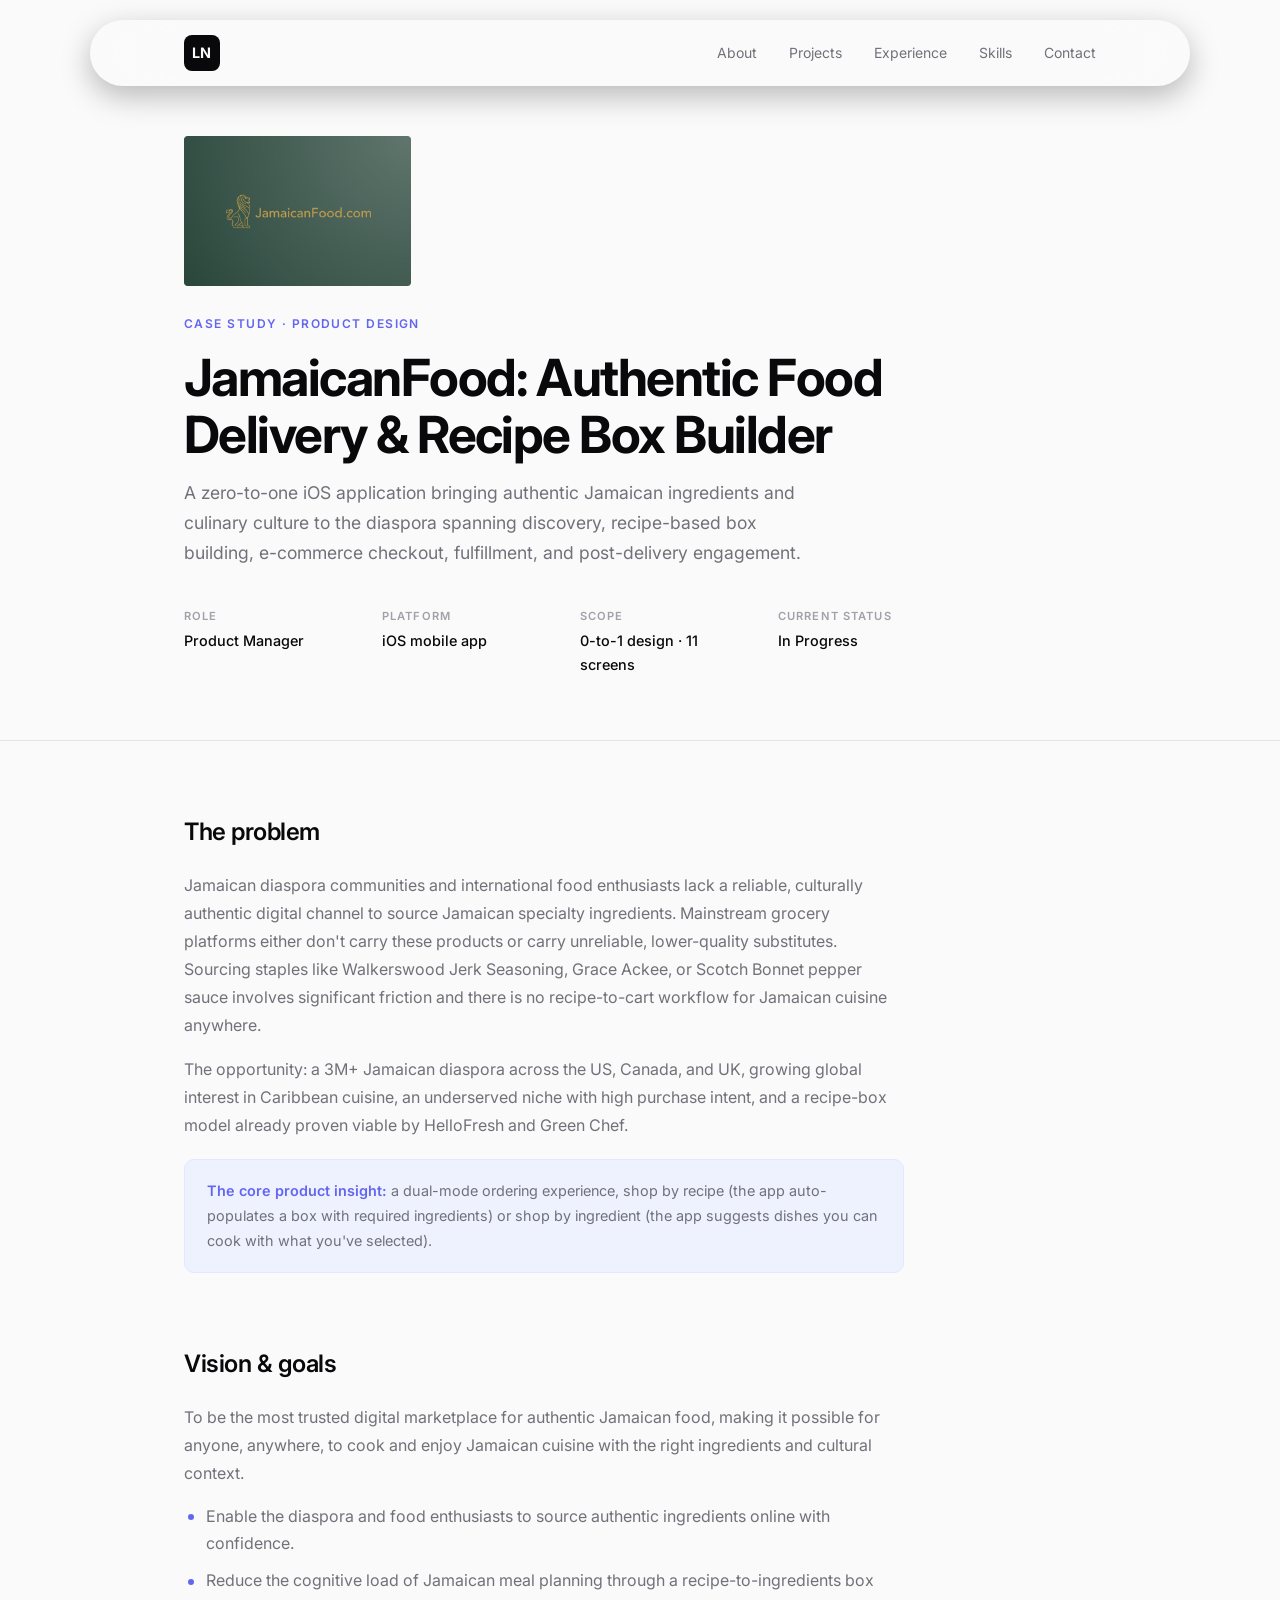
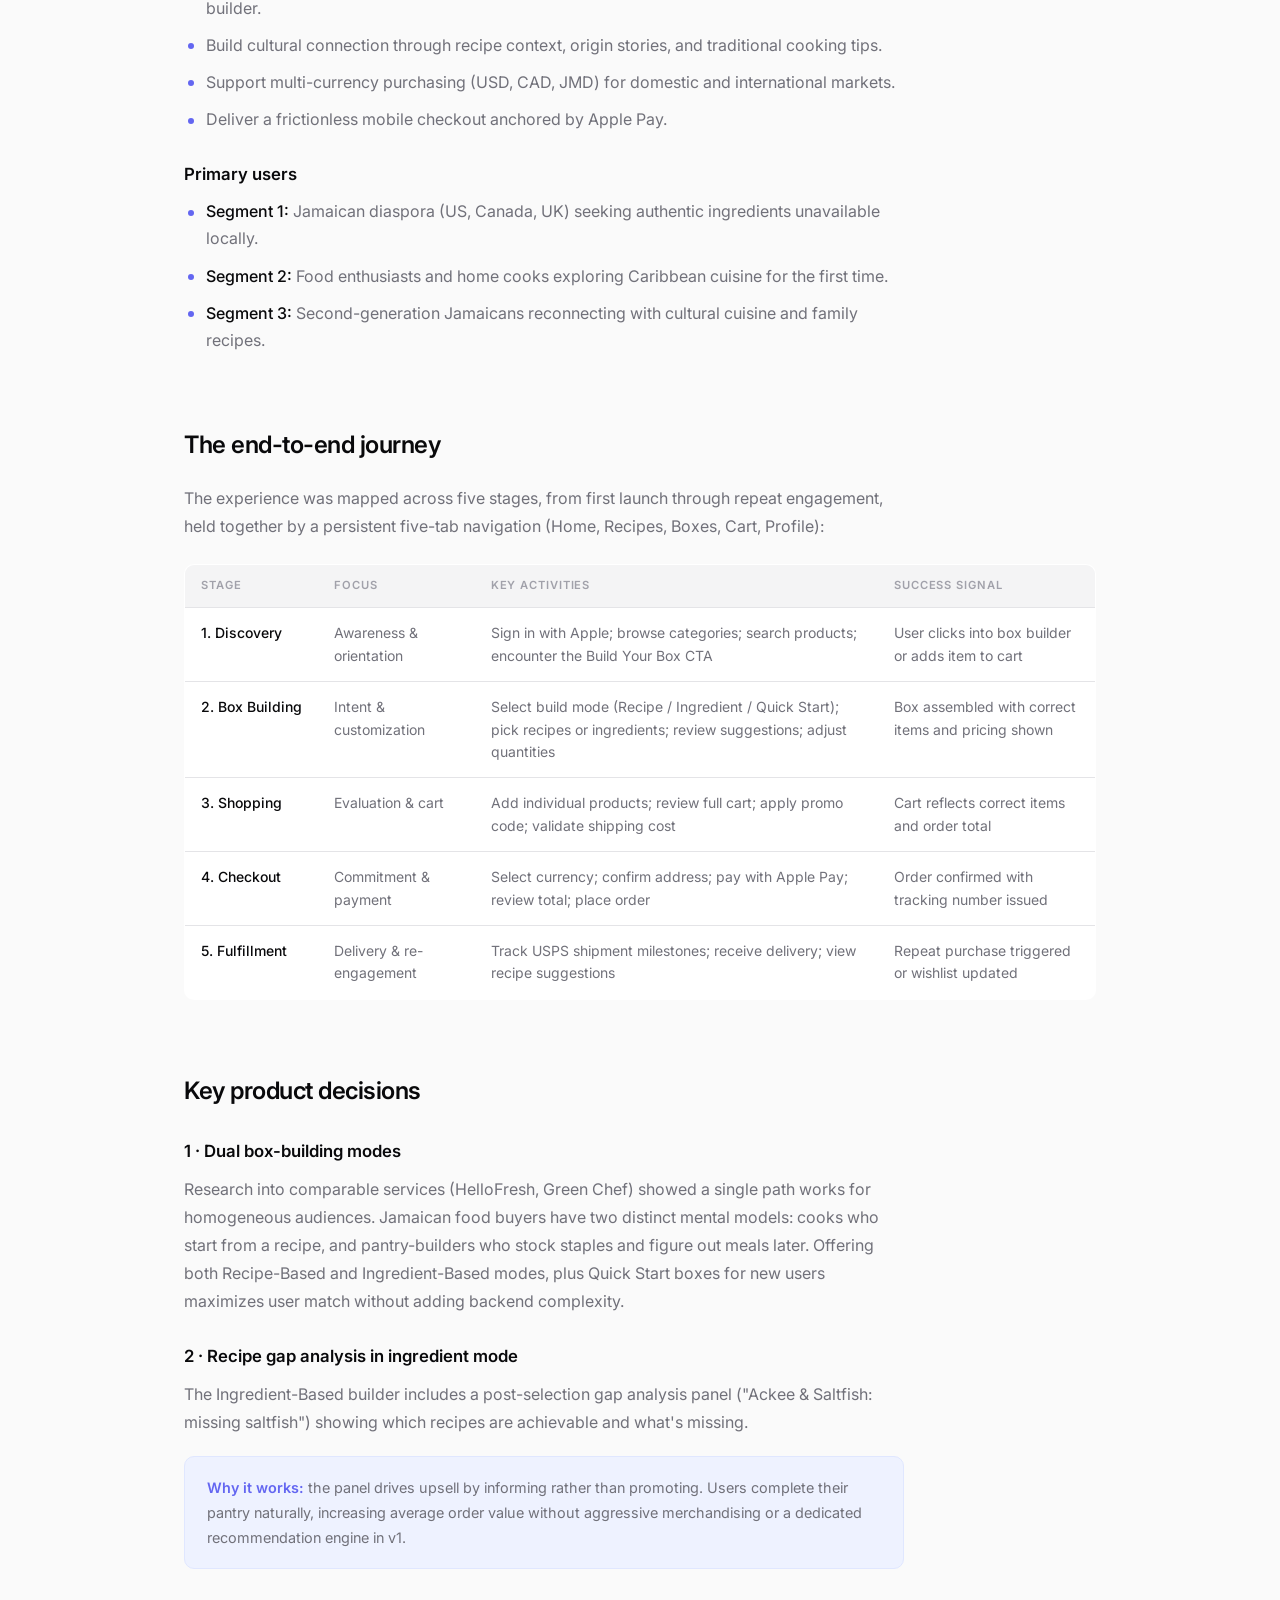
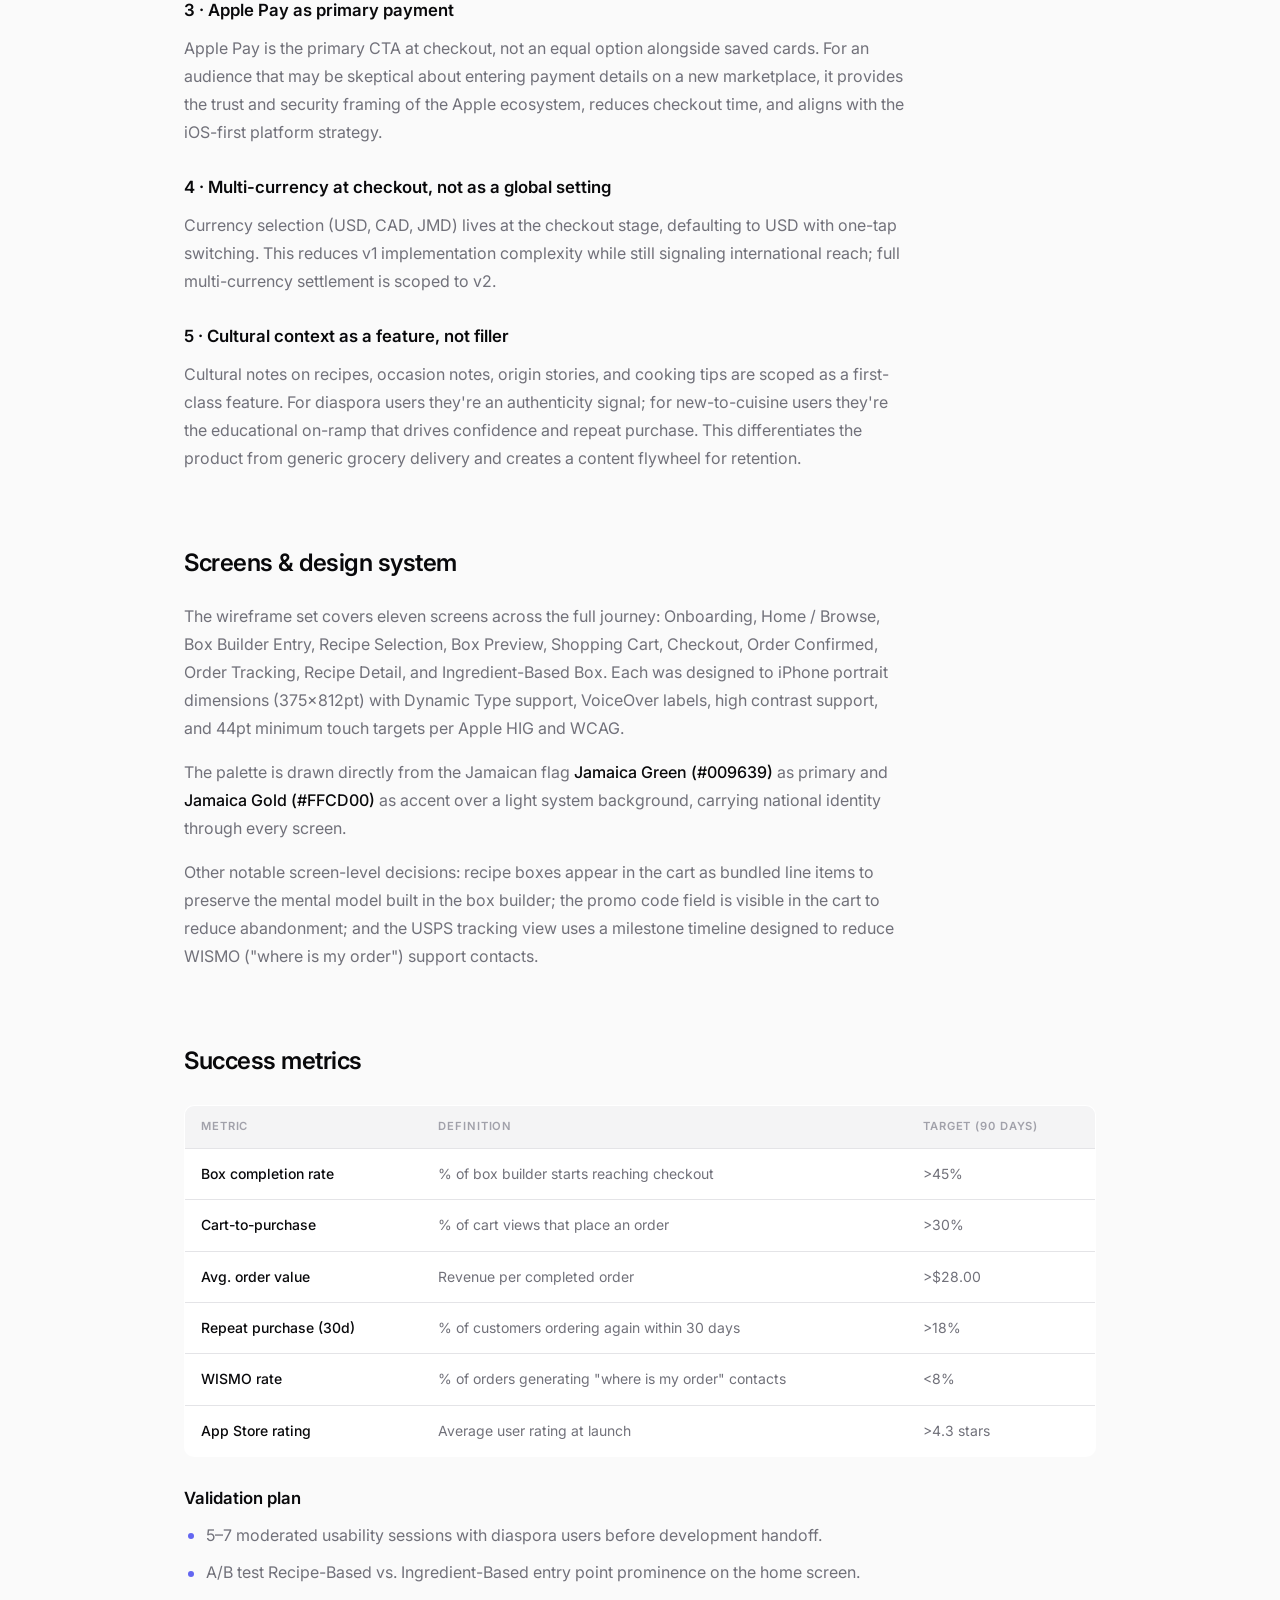
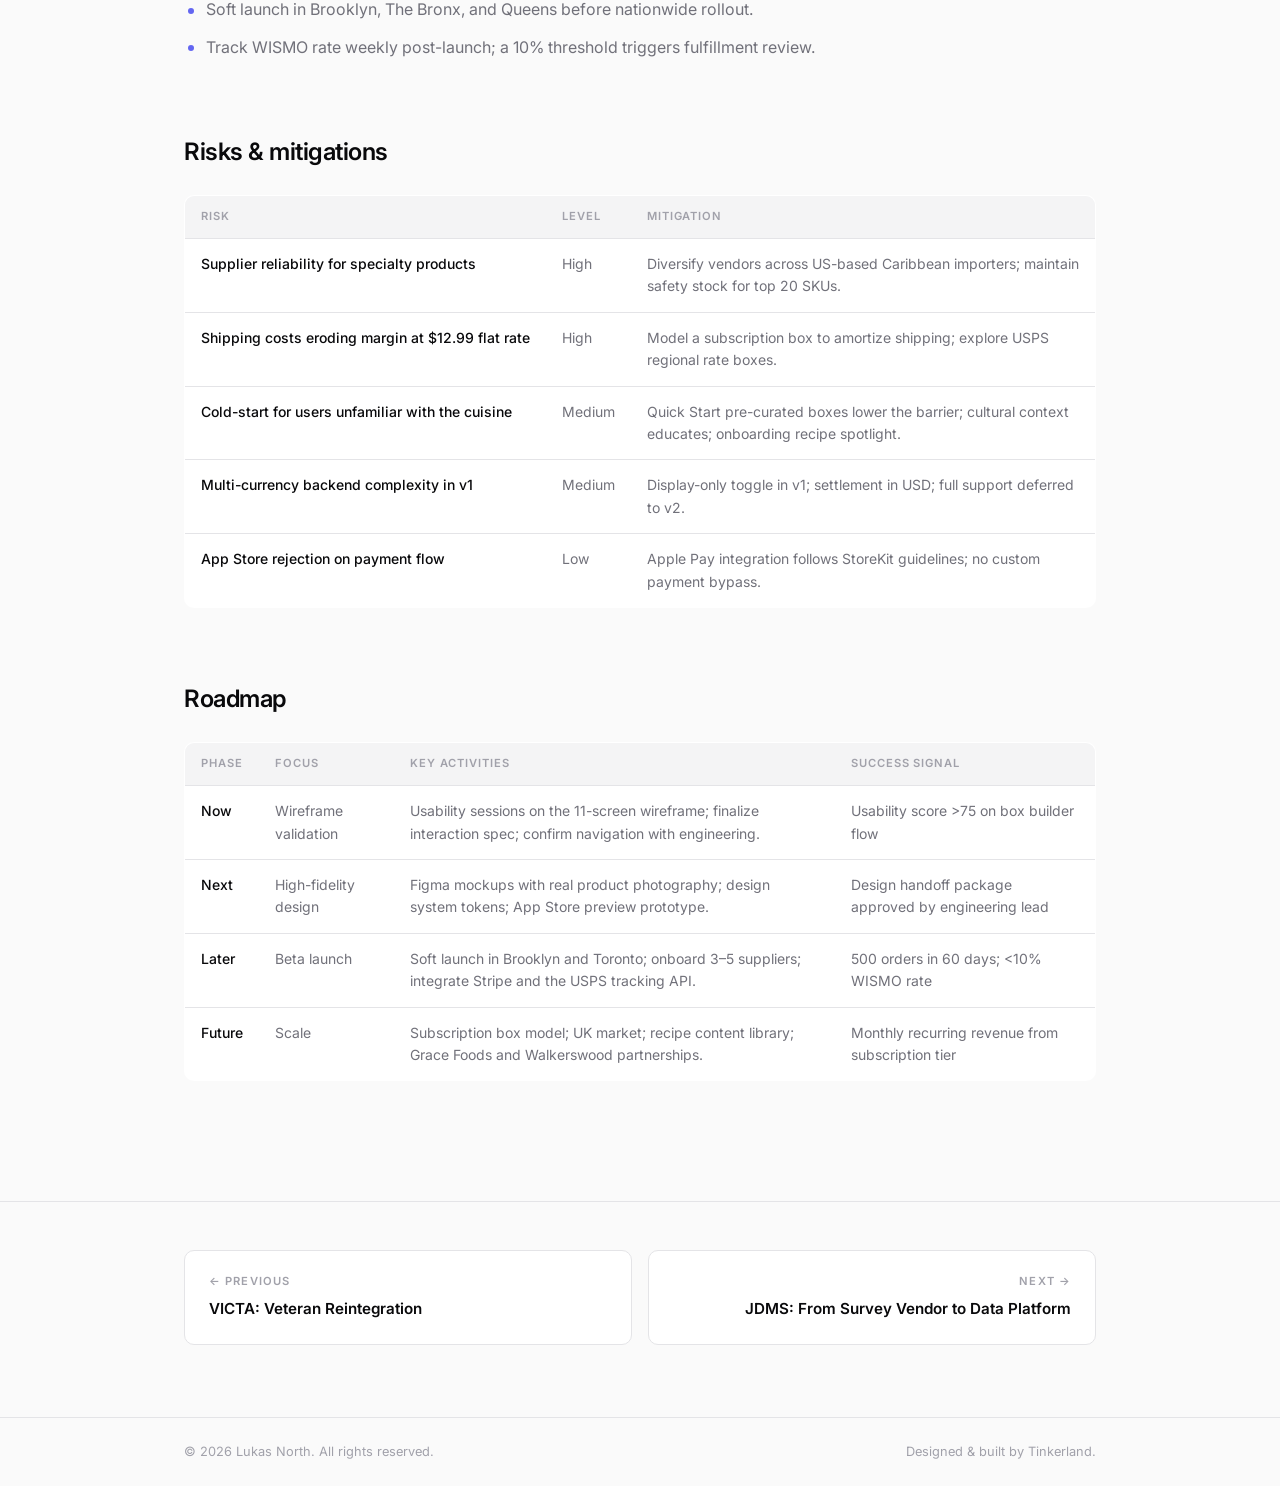
<file: mockups/jamaicanfood-no_mockup.html>
<!DOCTYPE html>
<html lang="en">
<head>
  <meta name="robots" content="noindex, nofollow">
  <meta charset="UTF-8" />
  <meta name="viewport" content="width=device-width, initial-scale=1.0" />
  <title>JamaicanFood: Authentic Food Delivery &amp; Recipe Box Builder | Lukas North</title>
  <meta name="description" content="Product design case study: a zero-to-one iOS app bringing authentic Jamaican ingredients to the diaspora through a recipe-based box builder." />
  <link rel="preconnect" href="https://fonts.googleapis.com" />
  <link rel="preconnect" href="https://fonts.gstatic.com" crossorigin />
  <link href="https://fonts.googleapis.com/css2?family=Inter:wght@300;400;500;600;700&display=swap" rel="stylesheet" />
  <link rel="stylesheet" href="../css/style.css" />
</head>
<body>

  <!-- ─── NAV ─── -->
  <header class="nav" id="nav">
    <div class="container nav__inner">
      <a href="../index.html" class="nav__logo">LN</a>
      <nav class="nav__links" id="navLinks">
        <a href="../index.html#about">About</a>
        <a href="../index.html#projects">Projects</a>
        <a href="../index.html#experience">Experience</a>
        <a href="../index.html#skills">Skills</a>
        <a href="../index.html#contact">Contact</a>
      </nav>
      <button class="nav__burger" id="burger" aria-label="Toggle menu">
        <span></span><span></span><span></span>
      </button>
    </div>
  </header>

  <!-- ─── CASE HERO ─── -->
  <section class="case-hero">
    <div class="container">
      <img src="../assests/JamaicanFood_Logo_1.png" alt="JamaicanFood logo" class="case-hero__logo" />
      <p class="case-hero__kicker reveal">Case Study · Product Design</p>
      <h1 class="case-hero__title reveal">JamaicanFood: Authentic Food Delivery &amp; Recipe Box Builder</h1>
      <p class="case-hero__dek reveal">
        A zero-to-one iOS application bringing authentic Jamaican ingredients and culinary culture
        to the diaspora spanning discovery, recipe-based box building, e-commerce checkout,
        fulfillment, and post-delivery engagement.
      </p>
      <dl class="case-meta reveal">
        <div class="case-meta__item"><dt>Role</dt><dd>Product Manager</dd></div>
        <div class="case-meta__item"><dt>Platform</dt><dd>iOS mobile app</dd></div>
        <div class="case-meta__item"><dt>Scope</dt><dd>0-to-1 design · 11 screens</dd></div>
        <div class="case-meta__item"><dt>Current Status</dt><dd>In Progress</dd></div>
      </dl>
    </div>
  </section>

  <!-- ─── BODY ─── -->
  <div class="case-body">
    <div class="container">

      <section class="case-section reveal">
        <h2>The problem</h2>
        <p>
          Jamaican diaspora communities and international food enthusiasts lack a reliable,
          culturally authentic digital channel to source Jamaican specialty ingredients. Mainstream
          grocery platforms either don't carry these products or carry unreliable, lower-quality
          substitutes. Sourcing staples like Walkerswood Jerk Seasoning, Grace Ackee, or Scotch
          Bonnet pepper sauce involves significant friction and there is no recipe-to-cart
          workflow for Jamaican cuisine anywhere.
        </p>
        <p>
          The opportunity: a 3M+ Jamaican diaspora across the US, Canada, and UK, growing global
          interest in Caribbean cuisine, an underserved niche with high purchase intent, and a
          recipe-box model already proven viable by HelloFresh and Green Chef.
        </p>
        <div class="case-callout">
          <p><strong>The core product insight:</strong> a dual-mode ordering experience, shop by
          recipe (the app auto-populates a box with required ingredients) or shop by ingredient
          (the app suggests dishes you can cook with what you've selected).</p>
        </div>
      </section>

      <section class="case-section reveal">
        <h2>Vision &amp; goals</h2>
        <p>
          To be the most trusted digital marketplace for authentic Jamaican food, making it
          possible for anyone, anywhere, to cook and enjoy Jamaican cuisine with the right
          ingredients and cultural context.
        </p>
        <ul>
          <li>Enable the diaspora and food enthusiasts to source authentic ingredients online with confidence.</li>
          <li>Reduce the cognitive load of Jamaican meal planning through a recipe-to-ingredients box builder.</li>
          <li>Build cultural connection through recipe context, origin stories, and traditional cooking tips.</li>
          <li>Support multi-currency purchasing (USD, CAD, JMD) for domestic and international markets.</li>
          <li>Deliver a frictionless mobile checkout anchored by Apple Pay.</li>
        </ul>
        <h3>Primary users</h3>
        <ul>
          <li><strong>Segment 1:</strong> Jamaican diaspora (US, Canada, UK) seeking authentic ingredients unavailable locally.</li>
          <li><strong>Segment 2:</strong> Food enthusiasts and home cooks exploring Caribbean cuisine for the first time.</li>
          <li><strong>Segment 3:</strong> Second-generation Jamaicans reconnecting with cultural cuisine and family recipes.</li>
        </ul>
      </section>

      <section class="case-section reveal">
        <h2>The end-to-end journey</h2>
        <p>
          The experience was mapped across five stages, from first launch through repeat
          engagement, held together by a persistent five-tab navigation (Home, Recipes, Boxes,
          Cart, Profile):
        </p>
        <div class="cs-table-wrap">
          <table class="cs-table">
            <thead><tr><th>Stage</th><th>Focus</th><th>Key activities</th><th>Success signal</th></tr></thead>
            <tbody>
              <tr><td>1. Discovery</td><td>Awareness &amp; orientation</td><td>Sign in with Apple; browse categories; search products; encounter the Build Your Box CTA</td><td>User clicks into box builder or adds item to cart</td></tr>
              <tr><td>2. Box Building</td><td>Intent &amp; customization</td><td>Select build mode (Recipe / Ingredient / Quick Start); pick recipes or ingredients; review suggestions; adjust quantities</td><td>Box assembled with correct items and pricing shown</td></tr>
              <tr><td>3. Shopping</td><td>Evaluation &amp; cart</td><td>Add individual products; review full cart; apply promo code; validate shipping cost</td><td>Cart reflects correct items and order total</td></tr>
              <tr><td>4. Checkout</td><td>Commitment &amp; payment</td><td>Select currency; confirm address; pay with Apple Pay; review total; place order</td><td>Order confirmed with tracking number issued</td></tr>
              <tr><td>5. Fulfillment</td><td>Delivery &amp; re-engagement</td><td>Track USPS shipment milestones; receive delivery; view recipe suggestions</td><td>Repeat purchase triggered or wishlist updated</td></tr>
            </tbody>
          </table>
        </div>
      </section>

      <section class="case-section reveal">
        <h2>Key product decisions</h2>

        <h3>1 · Dual box-building modes</h3>
        <p>
          Research into comparable services (HelloFresh, Green Chef) showed a single path works for
          homogeneous audiences. Jamaican food buyers have two distinct mental models: cooks who
          start from a recipe, and pantry-builders who stock staples and figure out meals later.
          Offering both Recipe-Based and Ingredient-Based modes, plus Quick Start boxes for new
          users maximizes user match without adding backend complexity.

        </p>

        <h3>2 · Recipe gap analysis in ingredient mode</h3>
        <p>
          The Ingredient-Based builder includes a post-selection gap analysis panel ("Ackee &amp;
          Saltfish: missing saltfish") showing which recipes are achievable and what's missing.
        </p>
        <div class="case-callout">
          <p><strong>Why it works:</strong> the panel drives upsell by informing rather than
          promoting. Users complete their pantry naturally, increasing average order value without
          aggressive merchandising or a dedicated recommendation engine in v1.</p>
        </div>

        <h3>3 · Apple Pay as primary payment</h3>
        <p>
          Apple Pay is the primary CTA at checkout, not an equal option alongside saved cards. For
          an audience that may be skeptical about entering payment details on a new marketplace, it
          provides the trust and security framing of the Apple ecosystem, reduces checkout time,
          and aligns with the iOS-first platform strategy.
        </p>

        <h3>4 · Multi-currency at checkout, not as a global setting</h3>
        <p>
          Currency selection (USD, CAD, JMD) lives at the checkout stage, defaulting to USD with
          one-tap switching. This reduces v1 implementation complexity while still signaling
          international reach; full multi-currency settlement is scoped to v2.
        </p>

        <h3>5 · Cultural context as a feature, not filler</h3>
        <p>
          Cultural notes on recipes, occasion notes, origin stories, and cooking tips are scoped as
          a first-class feature. For diaspora users they're an authenticity signal; for
          new-to-cuisine users they're the educational on-ramp that drives confidence and repeat
          purchase. This differentiates the product from generic grocery delivery and creates a
          content flywheel for retention.
        </p>
      </section>

      <section class="case-section reveal">
        <h2>Screens &amp; design system</h2>
        <p>
          The wireframe set covers eleven screens across the full journey: Onboarding, Home /
          Browse, Box Builder Entry, Recipe Selection, Box Preview, Shopping Cart, Checkout, Order
          Confirmed, Order Tracking, Recipe Detail, and Ingredient-Based Box. Each was designed to
          iPhone portrait dimensions (375×812pt) with Dynamic Type support, VoiceOver labels, high
          contrast support, and 44pt minimum touch targets per Apple HIG and WCAG.
        </p>
        <p>
          The palette is drawn directly from the Jamaican flag <strong>Jamaica Green
          (#009639)</strong> as primary and <strong>Jamaica Gold (#FFCD00)</strong> as accent 
          over a light system background, carrying national identity through every screen.
        </p>
        <p>
          Other notable screen-level decisions: recipe boxes appear in the cart as bundled line
          items to preserve the mental model built in the box builder; the promo code field is
          visible in the cart to reduce abandonment; and the USPS tracking view uses a milestone
          timeline designed to reduce WISMO ("where is my order") support contacts.
        </p>
      </section>

      <section class="case-section reveal">
        <h2>Success metrics</h2>
        <div class="cs-table-wrap">
          <table class="cs-table">
            <thead><tr><th>Metric</th><th>Definition</th><th>Target (90 days)</th></tr></thead>
            <tbody>
              <tr><td>Box completion rate</td><td>% of box builder starts reaching checkout</td><td>&gt;45%</td></tr>
              <tr><td>Cart-to-purchase</td><td>% of cart views that place an order</td><td>&gt;30%</td></tr>
              <tr><td>Avg. order value</td><td>Revenue per completed order</td><td>&gt;$28.00</td></tr>
              <tr><td>Repeat purchase (30d)</td><td>% of customers ordering again within 30 days</td><td>&gt;18%</td></tr>
              <tr><td>WISMO rate</td><td>% of orders generating "where is my order" contacts</td><td>&lt;8%</td></tr>
              <tr><td>App Store rating</td><td>Average user rating at launch</td><td>&gt;4.3 stars</td></tr>
            </tbody>
          </table>
        </div>
        <h3>Validation plan</h3>
        <ul>
          <li>5–7 moderated usability sessions with diaspora users before development handoff.</li>
          <li>A/B test Recipe-Based vs. Ingredient-Based entry point prominence on the home screen.</li>
          <li>Soft launch in Brooklyn, The Bronx, and Queens before nationwide rollout.</li>
          <li>Track WISMO rate weekly post-launch; a 10% threshold triggers fulfillment review.</li>
        </ul>
      </section>

      <section class="case-section reveal">
        <h2>Risks &amp; mitigations</h2>
        <div class="cs-table-wrap">
          <table class="cs-table">
            <thead><tr><th>Risk</th><th>Level</th><th>Mitigation</th></tr></thead>
            <tbody>
              <tr><td>Supplier reliability for specialty products</td><td>High</td><td>Diversify vendors across US-based Caribbean importers; maintain safety stock for top 20 SKUs.</td></tr>
              <tr><td>Shipping costs eroding margin at $12.99 flat rate</td><td>High</td><td>Model a subscription box to amortize shipping; explore USPS regional rate boxes.</td></tr>
              <tr><td>Cold-start for users unfamiliar with the cuisine</td><td>Medium</td><td>Quick Start pre-curated boxes lower the barrier; cultural context educates; onboarding recipe spotlight.</td></tr>
              <tr><td>Multi-currency backend complexity in v1</td><td>Medium</td><td>Display-only toggle in v1; settlement in USD; full support deferred to v2.</td></tr>
              <tr><td>App Store rejection on payment flow</td><td>Low</td><td>Apple Pay integration follows StoreKit guidelines; no custom payment bypass.</td></tr>
            </tbody>
          </table>
        </div>
      </section>

      <section class="case-section reveal">
        <h2>Roadmap</h2>
        <div class="cs-table-wrap">
          <table class="cs-table">
            <thead><tr><th>Phase</th><th>Focus</th><th>Key activities</th><th>Success signal</th></tr></thead>
            <tbody>
              <tr><td>Now</td><td>Wireframe validation</td><td>Usability sessions on the 11-screen wireframe; finalize interaction spec; confirm navigation with engineering.</td><td>Usability score &gt;75 on box builder flow</td></tr>
              <tr><td>Next</td><td>High-fidelity design</td><td>Figma mockups with real product photography; design system tokens; App Store preview prototype.</td><td>Design handoff package approved by engineering lead</td></tr>
              <tr><td>Later</td><td>Beta launch</td><td>Soft launch in Brooklyn and Toronto; onboard 3–5 suppliers; integrate Stripe and the USPS tracking API.</td><td>500 orders in 60 days; &lt;10% WISMO rate</td></tr>
              <tr><td>Future</td><td>Scale</td><td>Subscription box model; UK market; recipe content library; Grace Foods and Walkerswood partnerships.</td><td>Monthly recurring revenue from subscription tier</td></tr>
            </tbody>
          </table>
        </div>
      </section>

    </div>
  </div>

  <!-- ─── PREV / NEXT ─── -->
  <nav class="case-pagination">
    <div class="container case-pagination__grid">
      <a href="victa.html" class="case-pagination__link">
        <span class="case-pagination__dir">← Previous</span>
        <span class="case-pagination__title">VICTA: Veteran Reintegration</span>
      </a>
      <a href="jdms.html" class="case-pagination__link case-pagination__link--next">
        <span class="case-pagination__dir">Next →</span>
        <span class="case-pagination__title">JDMS: From Survey Vendor to Data Platform</span>
      </a>
    </div>
  </nav>

  <!-- ─── FOOTER ─── -->
  <footer class="footer">
    <div class="container footer__inner">
      <span>© 2026 Lukas North. All rights reserved.</span>
      <span>Designed &amp; built by Tinkerland.</span>
    </div>
  </footer>

  <script src="../js/main.js"></script>
</body>
</html>
</file>
<file: css/style.css>
/* ─── Reset & Base ─── */
*,
*::before,
*::after {
  box-sizing: border-box;
  margin: 0;
  padding: 0;
}

:root {
  --bg: #fafafa;
  --bg-alt: #f4f4f5;
  --surface: #ffffff;
  --border: #e4e4e7;
  --text: #09090b;
  --text-2: #71717a;
  --text-3: #a1a1aa;
  --accent: #6366f1;
  --accent-dim: #eef2ff;
  --radius: 10px;
  --nav-h: 64px;

  --font: "Inter", -apple-system, BlinkMacSystemFont, sans-serif;
  --transition: 0.2s ease;
}

html {
  scroll-behavior: smooth;
  scroll-padding-top: var(--nav-h);
}

body {
  font-family: var(--font);
  background: var(--bg);
  color: var(--text);
  line-height: 1.6;
  -webkit-font-smoothing: antialiased;
}

a {
  color: inherit;
  text-decoration: none;
}
img,
svg {
  display: block;
}

.companies {
  padding-block: 80px;
}
.companies__grid {
  display: flex;
  flex-wrap: wrap;
  justify-content: center;
  gap: 16px;
}
.companies__logo {
  flex: 0 1 200px;
  height: 116px;
  display: flex;
  align-items: center;
  justify-content: center;
  padding: 20px 24px;
  background: var(--surface);
  border: 1px solid var(--border);
  border-radius: var(--radius);
  transition:
    transform var(--transition),
    box-shadow var(--transition),
    border-color var(--transition);
}
.companies__logo img {
  max-width: 85%;
  max-height: 99%;
  width: auto;
  height: auto;
  object-fit: contain;
  display: block;
}
.companies__logo:hover {
  transform: translateY(-3px);
  box-shadow: 0 8px 24px rgba(0, 0, 0, 0.07);
  border-color: var(--text-3);
}
@media (prefers-reduced-motion: reduce) {
  .companies__logo {
    transition: none;
  }
  .companies__logo:hover {
    transform: none;
  }
}
@media (max-width: 640px) {
  .companies__logo {
    flex-basis: 140px;
    height: 96px;
    padding: 16px;
  }
}

.container {
  width: 100%;
  max-width: 960px;
  margin: 0 auto;
  padding: 0 24px;
}

/* ─── Buttons ─── */
.btn {
  display: inline-flex;
  align-items: center;
  gap: 8px;
  padding: 12px 24px;
  border-radius: 8px;
  font-size: 0.9rem;
  font-weight: 500;
  cursor: pointer;
  transition: var(--transition);
  border: 1.5px solid transparent;
}
.btn--primary {
  background: var(--text);
  color: var(--bg);
  border-color: var(--text);
}
.btn--primary:hover {
  background: #27272a;
  border-color: #27272a;
}
.btn--outline {
  background: transparent;
  color: var(--text);
  border-color: var(--border);
}
.btn--outline:hover {
  border-color: var(--text-2);
  background: var(--bg-alt);
}
.btn--lg {
  padding: 14px 32px;
  font-size: 1rem;
}

/* ─── Tags / Badges ─── */
.tag {
  display: inline-block;
  font-size: 0.75rem;
  font-weight: 500;
  padding: 3px 10px;
  border-radius: 99px;
  background: var(--bg-alt);
  color: var(--text-2);
  border: 1px solid var(--border);
}
.tag--lg {
  font-size: 0.85rem;
  padding: 6px 14px;
}

/* ─── Navigation ─── */
.nav {
  position: fixed;
  top: 20px;
  left: 50%;
  transform: translateX(-50%);
  width: 90%;
  max-width: 1100px;
  background: #ffffff26;
  backdrop-filter: blur(35px);
  padding: 15px 30px;
  border-radius: 50px;
  display: flex;
  justify-content: space-between;
  align-items: center;
  box-shadow: 0 10px 30px #00000044;
  animation: anime 0.6s ease forwards;
  z-index: 100;

  /* right: 0; */
  /* height: var(--nav-h); */
  /* background: rgba(250, 250, 250, 0.85); */
  /* backdrop-filter: blur(12px); */
  /* -webkit-backdrop-filter: blur(12px); */
  /* border-bottom: 1px solid transparent; */
  /* transition: border-color 0.3s; */
}
@keyframes anime {
  from {
    opacity: 0;
    transform: translate(-50%, -40px);
  }
  to {
    opacity: 1;
    transform: translate(-50%, 0);
  }
}
.nav.scrolled {
  border-bottom-color: var(--border);
}

.nav__inner {
  display: flex;
  align-items: center;
  justify-content: space-between;
  height: 100%;
}

.nav__logo {
  font-size: 0.9rem;
  font-weight: 700;
  letter-spacing: 0.05em;
  color: var(--text);
  width: 36px;
  height: 36px;
  background: var(--text);
  color: var(--bg);
  border-radius: 8px;
  display: flex;
  align-items: center;
  justify-content: center;
}

.nav__links {
  display: flex;
  gap: 32px;
}
.nav__links a {
  font-size: 0.875rem;
  color: var(--text-2);
  transition: color var(--transition);
  position: relative;
}
.nav__links a::after {
  content: "";
  position: absolute;
  bottom: -2px;
  left: 0;
  width: 0;
  height: 1.5px;
  background: var(--text);
  transition: width var(--transition);
}
.nav__links a:hover {
  color: var(--text);
}
.nav__links a:hover::after,
.nav__links a.active::after {
  width: 100%;
}
.nav__links a.active {
  color: var(--text);
}

.nav__burger {
  display: none;
  flex-direction: column;
  gap: 5px;
  background: none;
  border: none;
  cursor: pointer;
  padding: 4px;
}
.nav__burger span {
  display: block;
  width: 22px;
  height: 2px;
  background: var(--text);
  border-radius: 2px;
  transition: var(--transition);
}

/* ─── Hero ─── */
.hero {
  min-height: 100vh;
  display: flex;
  align-items: center;
  padding-top: var(--nav-h);
  position: relative;
}
/* ─── Hero: two-column with annotated media ─── */
.hero__inner {
  display: grid;
  grid-template-columns: minmax(0, 1fr) clamp(260px, 34%, 340px);
  gap: 56px;
  align-items: center;
  padding-top: 48px;
  padding-bottom: 80px;
}
.hero__text {
  min-width: 0;
}

.hero__media {
  position: relative;
  width: 100%;
  justify-self: center;
}
.hero__frame {
  position: relative;
  border-radius: 14px;
  background: var(--bg-alt);
  border: 1px solid var(--border);
  box-shadow: 0 24px 48px -28px rgba(9, 9, 11, 0.35);
}
.hero__photo {
  display: block;
  width: 100%;
  height: auto;
  aspect-ratio: 4 / 5;
  object-fit: cover;
  border-radius: 14px;
}

/* annotation callouts */
.hero__anno {
  position: absolute;
  z-index: 4;
  display: inline-flex;
  align-items: center;
  padding: 5px 10px;
  font-size: 0.72rem;
  font-weight: 500;
  color: var(--text);
  background: var(--surface);
  border: 1px solid var(--border);
  border-radius: 999px;
  box-shadow: 0 6px 16px -10px rgba(9, 9, 11, 0.4);
  white-space: nowrap;
}
.hero__anno::before {
  /* anchor dot */
  content: "";
  position: absolute;
  width: 7px;
  height: 7px;
  border-radius: 50%;
  background: var(--accent);
  box-shadow: 0 0 0 3px var(--accent-dim);
}
.hero__anno::after {
  /* leader line */
  content: "";
  position: absolute;
  border-top: 1px dashed var(--accent);
}

/* a: upper-left, points right */
.hero__anno--a {
  top: 15%;
  left: 7%;
}
.hero__anno--a::after {
  top: 100%;
  left: 100%;
  width: 26px;
}
.hero__anno--a::before {
  top: 100%;
  left: calc(100% + 26px);
  transform: translate(-50%, -50%);
}

/* b: middle-right, points left */
.hero__anno--b {
  top: 46%;
  right: 7%;
}
.hero__anno--b::after {
  top: 50%;
  right: 100%;
  width: 26px;
}
.hero__anno--b::before {
  top: 50%;
  right: calc(100% + 26px);
  transform: translate(50%, -50%);
}

/* c: lower-left, points up */
.hero__anno--c {
  bottom: 12%;
  left: 12%;
}
.hero__anno--c::after {
  left: 50%;
  bottom: 100%;
  height: 22px;
  border-top: 0;
  border-left: 1px dashed var(--accent);
  transform: translateX(-50%);
}
.hero__anno--c::before {
  left: 50%;
  bottom: calc(100% + 22px);
  transform: translate(-50%, 50%);
}

/* stack and de-clutter on smaller screens */
@media (max-width: 860px) {
  .hero__inner {
    grid-template-columns: 1fr;
    gap: 40px;
  }
  .hero__media {
    max-width: 300px;
  }
  .hero__anno {
    display: none;
  }
  .hero__frame::before,
  .hero__frame::after {
    display: none;
  }
}
.hero__greeting {
  font-size: 1.05rem;
  color: var(--text-2);
  margin-bottom: 8px;
}
.hero__name {
  font-size: clamp(2.8rem, 7vw, 5rem);
  font-weight: 700;
  line-height: 1.05;
  letter-spacing: -0.03em;
  margin-bottom: 12px;
}
.hero__title {
  font-size: clamp(1.1rem, 3vw, 1.5rem);
  color: var(--text-2);
  font-weight: 400;
  margin-bottom: 24px;
}
.hero__bio {
  font-size: 1.05rem;
  color: var(--text-2);
  max-width: 520px;
  margin-bottom: 36px;
  line-height: 1.75;
}
.hero__bio strong {
  color: var(--text);
  font-weight: 500;
}
.hero__cta {
  display: flex;
  gap: 12px;
  flex-wrap: wrap;
  margin-bottom: 40px;
}
.hero__social {
  display: flex;
  gap: 16px;
}
.hero__social a {
  display: flex;
  align-items: center;
  justify-content: center;
  width: 36px;
  height: 36px;
  color: var(--text-3);
  transition: color var(--transition);
}
.hero__social a:hover {
  color: var(--text);
}

.hero__social svg {
  width: 20px;
  height: 20px;
}

.hero__scroll-hint {
  position: absolute;
  bottom: 40px;
  left: 50%;
  transform: translateX(-50%);
  display: flex;
  flex-direction: column;
  align-items: center;
  gap: 8px;
  color: var(--text-3);
  font-size: 0.7rem;
  letter-spacing: 0.1em;
  text-transform: uppercase;
}
.hero__scroll-line {
  width: 1px;
  height: 40px;
  background: linear-gradient(to bottom, var(--text-3), transparent);
  animation: scrollBounce 1.5s ease-in-out infinite;
}
.hero__scroll-line--overview {
  margin: 8px auto 0;
  display: block;
  width: 1px;
  height: 32px;
}

@keyframes scrollBounce {
  0%,
  100% {
    transform: scaleY(1);
    transform-origin: top;
  }
  50% {
    transform: scaleY(0.5);
    transform-origin: top;
  }
}

/* ─── Sections ─── */
.section {
  padding: 96px 0;
}
.section--alt {
  background: var(--bg-alt);
}
.section__label {
  font-size: 0.75rem;
  font-weight: 600;
  letter-spacing: 0.12em;
  text-transform: uppercase;
  color: var(--accent);
  margin-bottom: 12px;
}
.section__title {
  font-size: clamp(1.8rem, 4vw, 2.5rem);
  font-weight: 700;
  letter-spacing: -0.02em;
  margin-bottom: 48px;
}

/* ─── Career Overview ─── */
.overview__callouts {
  display: flex;
  flex-direction: column;
  gap: 0;
  margin-bottom: 48px;
}
.overview__item {
  display: flex;
  align-items: baseline;
  gap: 10px;
  padding: 18px 0;
  border-bottom: 1px solid var(--border);
}
.overview__item:first-child {
  border-top: 1px solid var(--border);
}
.overview__role {
  font-size: 0.875rem;
  font-weight: 600;
  color: var(--text);
  white-space: nowrap;
  min-width: 200px;
}
.overview__divider {
  color: var(--text-3);
  flex-shrink: 0;
}
.overview__achievement {
  font-size: 0.9rem;
  color: var(--text-2);
  line-height: 1.65;
}
.overview__cta {
  text-align: center;
  font-size: 0.8rem;
  font-weight: 500;
  letter-spacing: 0.08em;
  text-transform: uppercase;
  color: var(--text-3);
  margin-top: 12px;
}

.overview__company {
  display: block;
  font-size: 0.875rem;
  font-weight: 400;
  color: var(--text-2);
}

@media (max-width: 640px) {
  .overview__item {
    flex-direction: column;
    gap: 4px;
  }
  .overview__role {
    min-width: unset;
  }
  .overview__divider {
    display: none;
  }
}

/* ─── About ─── */
.about__grid {
  display: grid;
  grid-template-columns: 1fr auto;
  gap: 48px;
  align-items: start;
}
.about__text h2 {
  font-size: 1.6rem;
  font-weight: 600;
  margin-bottom: 20px;
  letter-spacing: -0.02em;
}
.about__text p {
  color: var(--text-2);
  margin-bottom: 16px;
  line-height: 1.75;
}
.about__text p:last-child {
  margin-bottom: 0;
}
.about__text strong {
  color: var(--text);
  font-weight: 500;
}
.about__facts {
  display: flex;
  flex-direction: column;
  gap: 28px;
  min-width: 160px;
}
.fact {
  display: flex;
  flex-direction: column;
  gap: 4px;
}
.fact__number {
  font-size: 2rem;
  font-weight: 700;
  letter-spacing: -0.03em;
  color: var(--text);
}
.fact__label {
  font-size: 0.8rem;
  color: var(--text-2);
}

/* ─── Projects ─── */
.projects__grid {
  display: grid;
  grid-template-columns: repeat(auto-fill, minmax(280px, 1fr));
  gap: 20px;
}
.project-card {
  background: var(--surface);
  border: 1px solid var(--border);
  border-radius: var(--radius);
  padding: 28px;
  display: flex;
  flex-direction: column;
  gap: 16px;
  transition:
    box-shadow var(--transition),
    transform var(--transition);
}
.project-card:hover {
  box-shadow: 0 8px 24px rgba(0, 0, 0, 0.07);
  transform: translateY(-2px);
}
.project-card__header {
  display: flex;
  align-items: center;
  justify-content: space-between;
}
.project-card__icon {
  width: 40px;
  height: 40px;
  background: var(--accent-dim);
  border-radius: 8px;
  display: flex;
  align-items: center;
  justify-content: center;
  color: var(--accent);
}
.project-card__icon svg {
  width: 20px;
  height: 20px;
}
.project-card__links {
  display: flex;
  gap: 10px;
}
.project-card__links a {
  color: var(--text-3);
  transition: color var(--transition);
  display: flex;
  align-items: center;
}
.project-card__links a:hover {
  color: var(--text);
}
.project-card__links svg {
  width: 17px;
  height: 17px;
}
.project-card__title {
  font-size: 1.05rem;
  font-weight: 600;
}
.project-card__desc {
  font-size: 0.9rem;
  color: var(--text-2);
  line-height: 1.65;
  flex: 1;
}
.project-card__tags {
  display: flex;
  flex-wrap: wrap;
  gap: 6px;
}
.project-card__logo {
  max-width: 70%;
  max-height: 56px;
  width: auto;
  height: auto;
  object-fit: contain;
}

/* ─── Timeline ─── */
.timeline {
  position: relative;
  padding-left: 33px;
}
.timeline::before {
  content: "";
  position: absolute;
  left: 5px;
  top: 8px;
  bottom: 0;
  width: 1px;
  background: var(--border);
}
.timeline__item {
  position: relative;
  margin-bottom: 48px;
}
.timeline__item:last-child {
  margin-bottom: 0;
}
.timeline__marker {
  position: absolute;
  left: -32px;
  top: 6px;
  width: 10px;
  height: 10px;
  border-radius: 50%;
  background: var(--accent);
  border: 2px solid var(--bg);
  box-shadow: 0 0 0 1.5px var(--accent);
}
.timeline__marker--edu {
  background: var(--text-3);
  box-shadow: 0 0 0 1.5px var(--text-3);
}
.timeline__meta {
  display: flex;
  align-items: center;
  gap: 12px;
  margin-bottom: 6px;
}
.timeline__date {
  font-size: 0.8rem;
  color: var(--text-3);
  font-variant-numeric: tabular-nums;
}
.timeline__type {
  font-size: 0.7rem;
  background: var(--accent-dim);
  color: var(--accent);
  padding: 2px 8px;
  border-radius: 99px;
  font-weight: 500;
}
.timeline__role {
  font-size: 1.05rem;
  font-weight: 600;
  margin-bottom: 2px;
}
.timeline__company {
  font-size: 0.875rem;
  color: var(--text-2);
  margin-bottom: 10px;
}
.timeline__desc {
  font-size: 0.9rem;
  color: var(--text-2);
  line-height: 1.65;
  margin-bottom: 12px;
}
.timeline__tags {
  display: flex;
  flex-wrap: wrap;
  gap: 6px;
}
.timeline__divider::before {
  content: "";
  flex: 1;
  height: 1px;
  background: var(--border);
}
.timeline__divider {
  font-size: 0.75rem;
  font-weight: 600;
  letter-spacing: 0.1em;
  text-transform: uppercase;
  color: var(--text-3);
  margin: 48px 0 32px max(-28px, -4vw);
  display: flex;
  align-items: center;
  gap: 12px;
}
.timeline__divider::after {
  content: "";
  flex: 1;
  height: 1px;
  background: var(--border);
}

/* ─── Skills ─── */
.skills__grid {
  display: grid;
  grid-template-columns: repeat(auto-fill, minmax(200px, 1fr));
  gap: 32px;
}
.skill-group__title {
  font-size: 0.75rem;
  font-weight: 600;
  letter-spacing: 0.08em;
  text-transform: uppercase;
  color: var(--text-3);
  margin-bottom: 14px;
}
.skill-group__tags {
  display: flex;
  flex-wrap: wrap;
  gap: 8px;
}

/* ─── Contact ─── */
.contact__inner {
  text-align: center;
  max-width: 560px;
}
.contact__desc {
  color: var(--text-2);
  font-size: 1.05rem;
  line-height: 1.75;
  margin-bottom: 32px;
}
.contact__links {
  margin-top: 28px;
  display: flex;
  align-items: center;
  justify-content: center;
  gap: 12px;
  color: var(--text-2);
  font-size: 0.9rem;
}
.contact__links a {
  color: var(--text-2);
  text-decoration: underline;
  text-underline-offset: 3px;
  text-decoration-color: transparent;
  transition:
    color var(--transition),
    text-decoration-color var(--transition);
}
.contact__links a:hover {
  color: var(--text);
  text-decoration-color: var(--text);
}
.dot {
  color: var(--text-3);
}

/* ─── Footer ─── */
.footer {
  border-top: 1px solid var(--border);
  padding: 24px 0;
}
.footer__inner {
  display: flex;
  align-items: center;
  justify-content: space-between;
  font-size: 0.8rem;
  color: var(--text-3);
}

/* ─── Scroll Reveal ─── */
.reveal {
  opacity: 0;
  transform: translateY(16px);
  transition:
    opacity 0.55s ease,
    transform 0.55s ease;
}
.reveal.visible {
  opacity: 1;
  transform: none;
}

/* ─── Mobile ─── */
@media (max-width: 640px) {
  .nav__links {
    display: none;
    position: absolute;
    top: var(--nav-h);
    left: 0;
    right: 0;
    background: var(--bg);
    border-bottom: 1px solid var(--border);
    flex-direction: column;
    padding: 20px 24px;
    gap: 20px;
  }
  .nav__links.open {
    display: flex;
  }
  .nav__burger {
    display: flex;
  }

  .hero__inner {
    padding-top: 32px;
  }
  .hero__scroll-hint {
    display: none;
  }

  .about__grid {
    grid-template-columns: 1fr;
  }
  .about__facts {
    flex-direction: row;
    gap: 24px;
    flex-wrap: wrap;
  }

  .footer__inner {
    flex-direction: column;
    gap: 8px;
    text-align: center;
  }
}

/* ─── Case Study Pages ─── */
.case-hero {
  padding: calc(var(--nav-h) + 72px) 0 64px;
  border-bottom: 1px solid var(--border);
}
.case-hero__logo {
  display: block;
  height: 150px;
  width: auto;
  margin-bottom: 28px;
  object-fit: contain;
}
.case-hero__kicker {
  font-size: 0.75rem;
  font-weight: 600;
  letter-spacing: 0.12em;
  text-transform: uppercase;
  color: var(--accent);
  margin-bottom: 16px;
}
.case-hero__title {
  font-size: clamp(2rem, 5vw, 3.2rem);
  font-weight: 700;
  letter-spacing: -0.03em;
  line-height: 1.1;
  margin-bottom: 16px;
  max-width: 720px;
}
.case-hero__dek {
  font-size: 1.1rem;
  color: var(--text-2);
  line-height: 1.7;
  max-width: 620px;
  margin-bottom: 40px;
}
.case-meta {
  display: grid;
  grid-template-columns: repeat(auto-fit, minmax(150px, 1fr));
  gap: 24px 32px;
  max-width: 760px;
}
.case-meta__item dt {
  font-size: 0.7rem;
  font-weight: 600;
  letter-spacing: 0.1em;
  text-transform: uppercase;
  color: var(--text-3);
  margin-bottom: 4px;
}
.case-meta__item dd {
  font-size: 0.9rem;
  color: var(--text);
  font-weight: 500;
}

.case-body {
  padding: 72px 0 96px;
}
.case-section {
  margin-bottom: 72px;
}
.case-section:last-child {
  margin-bottom: 0;
}
.case-section h2 {
  font-size: 1.5rem;
  font-weight: 600;
  letter-spacing: -0.02em;
  margin-bottom: 20px;
}
.case-section h3 {
  font-size: 1.05rem;
  font-weight: 600;
  margin: 28px 0 10px;
}
.case-section p {
  color: var(--text-2);
  line-height: 1.75;
  margin-bottom: 16px;
  max-width: 720px;
}
.case-section p:last-child {
  margin-bottom: 0;
}
.case-section strong {
  color: var(--text);
  font-weight: 500;
}
.case-section ul {
  list-style: none;
  margin-bottom: 16px;
  max-width: 720px;
}
.case-section ul li {
  position: relative;
  padding-left: 22px;
  color: var(--text-2);
  line-height: 1.7;
  margin-bottom: 10px;
}
.case-section ul li::before {
  content: "";
  position: absolute;
  left: 4px;
  top: 0.72em;
  width: 6px;
  height: 6px;
  border-radius: 50%;
  background: var(--accent);
}
.case-section ul li strong {
  color: var(--text);
  font-weight: 500;
}

/* Case study tables */
.cs-table-wrap {
  overflow-x: auto;
  margin: 24px 0;
}
.cs-table {
  width: 100%;
  border-collapse: collapse;
  font-size: 0.875rem;
  background: var(--surface);
  border: 1px solid var(--border);
  border-radius: var(--radius);
  overflow: hidden;
}
.cs-table th {
  text-align: left;
  font-size: 0.7rem;
  font-weight: 600;
  letter-spacing: 0.08em;
  text-transform: uppercase;
  color: var(--text-3);
  padding: 12px 16px;
  background: var(--bg-alt);
  border-bottom: 1px solid var(--border);
}
.cs-table td {
  padding: 14px 16px;
  border-bottom: 1px solid var(--border);
  color: var(--text-2);
  line-height: 1.6;
  vertical-align: top;
}
.cs-table tr:last-child td {
  border-bottom: none;
}
.cs-table td:first-child {
  color: var(--text);
  font-weight: 500;
  white-space: nowrap;
}

/* Pull quote */
.case-quote {
  border-left: 2px solid var(--accent);
  padding: 4px 0 4px 24px;
  margin: 28px 0;
  max-width: 680px;
}
.case-quote p {
  font-size: 1.1rem;
  color: var(--text);
  font-weight: 400;
  font-style: italic;
  line-height: 1.65;
  margin: 0;
}

/* Callout (PM decisions etc.) */
.case-callout {
  background: var(--accent-dim);
  border: 1px solid #e0e7ff;
  border-radius: var(--radius);
  padding: 18px 22px;
  margin: 20px 0;
  max-width: 720px;
}
.case-callout p {
  font-size: 0.9rem;
  color: var(--text-2);
  margin: 0;
}
.case-callout strong {
  color: var(--accent);
  font-weight: 600;
}

/* Prev / next pagination */
.case-pagination {
  border-top: 1px solid var(--border);
  padding: 48px 0 72px;
}
.case-pagination__grid {
  display: grid;
  grid-template-columns: 1fr 1fr;
  gap: 16px;
}
.case-pagination__link {
  display: flex;
  flex-direction: column;
  gap: 6px;
  padding: 22px 24px;
  background: var(--surface);
  border: 1px solid var(--border);
  border-radius: var(--radius);
  transition:
    box-shadow var(--transition),
    transform var(--transition);
}
.case-pagination__link:hover {
  box-shadow: 0 8px 24px rgba(0, 0, 0, 0.07);
  transform: translateY(-2px);
}
.case-pagination__link--next {
  text-align: right;
  align-items: flex-end;
}
.case-pagination__dir {
  font-size: 0.7rem;
  font-weight: 600;
  letter-spacing: 0.1em;
  text-transform: uppercase;
  color: var(--text-3);
}
.case-pagination__title {
  font-size: 0.95rem;
  font-weight: 600;
  color: var(--text);
}

/* Project card link on index */
.project-card__cta {
  font-size: 0.85rem;
  font-weight: 500;
  color: var(--accent);
  margin-top: 4px;
  display: inline-flex;
  align-items: center;
  gap: 6px;
  transition: gap var(--transition);
}
.project-card__cta:visited {
  color: var(--text-3);
}
.project-card:hover .project-card__cta {
  gap: 10px;
}

@media (max-width: 640px) {
  .case-pagination__grid {
    grid-template-columns: 1fr;
  }
  .cs-table td:first-child {
    white-space: normal;
  }
}
</file>
<file: css/jamaicanfood.css>
.jf-mockup {
  --green: #2a473c;
  --green-mid: #3d6757;
  --gold: #c59e4b;
  --gold-light: #d1b372;
  --gold-deep: #a78336;
  --ink: #172721;

  --cream: #f6f1e7;
  --surface: #fffdf7;
  --surface-2: #f1ead9;
  --ink-soft: #3d6757;
  --ink-mute: rgba(23, 39, 33, 0.52);
  --line: rgba(42, 71, 60, 0.12);
  --line-strong: rgba(42, 71, 60, 0.2);
  --shadow: 0 1px 2px rgba(23, 39, 33, 0.05), 0 8px 24px rgba(23, 39, 33, 0.07);
  --shadow-lift:
    0 2px 6px rgba(23, 39, 33, 0.08), 0 24px 60px rgba(23, 39, 33, 0.14);

  --r-lg: 22px;
  --r-md: 16px;
  --r-sm: 11px;
}
.jf-mockup,
.jf-mockup * {
  box-sizing: border-box;
  margin: 0;
  padding: 0;
}
.jf-mockup {
  -webkit-text-size-adjust: 100%;
}
.jf-mockup {
  font-family: "Inter", system-ui, sans-serif;
  background:
    radial-gradient(
      900px 500px at 12% -5%,
      rgba(61, 103, 87, 0.1),
      transparent 60%
    ),
    radial-gradient(
      900px 500px at 95% 0%,
      rgba(197, 158, 75, 0.1),
      transparent 55%
    ),
    #ece4d3;
  color: var(--ink);
  -webkit-font-smoothing: antialiased;
  line-height: 1.45;
  padding: 0 0 90px;
}
.jf-mockup .wrap {
  max-width: 1320px;
  margin: 0 auto;
  padding: 0 28px;
}
.jf-mockup .board-head {
  padding: 64px 0 40px;
  border-bottom: 1px solid var(--line);
}
.jf-mockup .board-head .kick {
  font-size: 12px;
  letter-spacing: 0.18em;
  text-transform: uppercase;
  color: var(--gold-deep);
  font-weight: 600;
}
.jf-mockup .board-head h1 {
  font-family: "Fraunces", serif;
  font-weight: 600;
  font-size: clamp(34px, 5vw, 52px);
  line-height: 1.04;
  letter-spacing: -0.01em;
  color: var(--green);
  margin: 10px 0 14px;
}
.jf-mockup .board-head p {
  max-width: 60ch;
  color: var(--ink-soft);
  font-size: 16px;
}
.jf-mockup .meta-row {
  display: flex;
  flex-wrap: wrap;
  gap: 30px;
  margin-top: 26px;
}
.jf-mockup .meta-row .m {
  display: flex;
  flex-direction: column;
  gap: 3px;
}
.jf-mockup .meta-row .m dt {
  font-size: 11px;
  letter-spacing: 0.12em;
  text-transform: uppercase;
  color: var(--ink-mute);
}
.jf-mockup .meta-row .m dd {
  font-size: 15px;
  font-weight: 600;
  color: var(--green);
}
.jf-mockup .swatches {
  display: flex;
  gap: 8px;
  margin-top: 28px;
  flex-wrap: wrap;
}
.jf-mockup .sw {
  display: flex;
  align-items: center;
  gap: 8px;
  background: var(--surface);
  border: 1px solid var(--line);
  border-radius: 999px;
  padding: 6px 12px 6px 6px;
  font-size: 12px;
  font-weight: 600;
  color: var(--ink-soft);
}
.jf-mockup .sw i {
  width: 18px;
  height: 18px;
  border-radius: 50%;
  display: block;
  box-shadow: inset 0 0 0 1px rgba(0, 0, 0, 0.06);
}
.jf-mockup .stage {
  padding: 54px 0 8px;
}
.jf-mockup .stage-head {
  display: flex;
  align-items: baseline;
  gap: 16px;
  margin-bottom: 30px;
  flex-wrap: wrap;
}
.jf-mockup .stage-num {
  font-family: "Fraunces", serif;
  font-weight: 600;
  font-size: 15px;
  color: #fff;
  background: var(--st);
  width: 38px;
  height: 38px;
  border-radius: 50%;
  display: grid;
  place-items: center;
  flex: none;
  align-self: center;
  box-shadow: 0 4px 12px color-mix(in srgb, var(--st) 40%, transparent);
}
.jf-mockup .stage-head h2 {
  font-family: "Fraunces", serif;
  font-weight: 600;
  font-size: 26px;
  color: var(--green);
  letter-spacing: -0.01em;
}
.jf-mockup .stage-head .desc {
  color: var(--ink-mute);
  font-size: 14px;
  max-width: 46ch;
}
.jf-mockup .stage-head .bar {
  flex: 1;
  min-width: 40px;
  height: 2px;
  background: linear-gradient(90deg, var(--st), transparent);
  border-radius: 2px;
  align-self: center;
  opacity: 0.5;
}
.jf-mockup .phones {
  display: flex;
  flex-wrap: wrap;
  gap: 34px;
}
.jf-mockup figure.pc {
  margin: 0;
  width: 301px;
}
.jf-mockup .phone {
  width: 301px;
  height: 620px;
  border-radius: 42px;
  background: #0f1814;
  padding: 9px;
  box-shadow: var(--shadow-lift);
  position: relative;
  transition:
    transform 0.5s cubic-bezier(0.16, 1, 0.3, 1),
    box-shadow 0.5s cubic-bezier(0.16, 1, 0.3, 1);
}
.jf-mockup figure.pc:hover .phone {
  transform: translateY(-8px);
  box-shadow:
    0 4px 10px rgba(23, 39, 33, 0.1),
    0 40px 80px rgba(23, 39, 33, 0.2);
}
.jf-mockup .screen {
  width: 100%;
  height: 100%;
  border-radius: 34px;
  overflow: hidden;
  background: var(--cream);
  position: relative;
  display: flex;
  flex-direction: column;
}
.jf-mockup .notch {
  position: absolute;
  top: 0;
  left: 50%;
  transform: translateX(-50%);
  width: 104px;
  height: 21px;
  background: #0f1814;
  border-radius: 0 0 16px 16px;
  z-index: 40;
}
.jf-mockup figcaption {
  margin-top: 16px;
}
.jf-mockup figcaption .cn {
  display: flex;
  align-items: center;
  gap: 8px;
  font-weight: 700;
  font-size: 14px;
  color: var(--green);
}
.jf-mockup figcaption .cn b {
  color: var(--st);
  font-family: "Fraunces", serif;
  font-size: 13px;
}
.jf-mockup figcaption .note {
  font-size: 12.5px;
  color: var(--ink-mute);
  margin-top: 4px;
  line-height: 1.5;
  max-width: 34ch;
}
.jf-mockup .statusbar {
  height: 34px;
  display: flex;
  align-items: flex-end;
  justify-content: space-between;
  padding: 0 22px 5px;
  font-size: 12.5px;
  font-weight: 600;
  flex: none;
  position: relative;
  z-index: 30;
}
.jf-mockup .statusbar .ico {
  display: flex;
  align-items: center;
  gap: 5px;
}
.jf-mockup .statusbar svg {
  display: block;
}
.jf-mockup .scr-body {
  flex: 1;
  overflow: hidden;
  position: relative;
  display: flex;
  flex-direction: column;
}
.jf-mockup .scroll {
  flex: 1;
  overflow: hidden;
  padding: 4px 16px 14px;
}
.jf-mockup .appbar {
  display: flex;
  align-items: center;
  justify-content: space-between;
  padding: 6px 16px 12px;
  flex: none;
}
.jf-mockup .appbar .title {
  font-family: "Fraunces", serif;
  font-weight: 600;
  font-size: 21px;
  color: var(--green);
  letter-spacing: -0.01em;
}
.jf-mockup .appbar .sub {
  font-size: 11.5px;
  color: var(--ink-mute);
  margin-top: 1px;
}
.jf-mockup .circbtn {
  width: 34px;
  height: 34px;
  border-radius: 50%;
  background: var(--surface);
  border: 1px solid var(--line);
  display: grid;
  place-items: center;
  color: var(--green);
}
.jf-mockup .backbtn {
  display: flex;
  align-items: center;
  gap: 5px;
  font-weight: 600;
  font-size: 13.5px;
  color: var(--green);
}
.jf-mockup .tabbar {
  flex: none;
  height: 62px;
  display: flex;
  background: var(--surface);
  border-top: 1px solid var(--line);
  padding: 8px 6px 0;
}
.jf-mockup .tab {
  flex: 1;
  display: flex;
  flex-direction: column;
  align-items: center;
  gap: 3px;
  color: var(--ink-mute);
  font-size: 9.5px;
  font-weight: 600;
}
.jf-mockup .tab.on {
  color: var(--green);
}
.jf-mockup .tab svg {
  width: 21px;
  height: 21px;
}
.jf-mockup .search {
  display: flex;
  align-items: center;
  gap: 9px;
  background: var(--surface);
  border: 1px solid var(--line);
  border-radius: 13px;
  padding: 11px 13px;
  color: var(--ink-mute);
  font-size: 13.5px;
  margin-bottom: 14px;
}
.jf-mockup .chips {
  display: flex;
  gap: 8px;
  overflow: hidden;
  margin-bottom: 16px;
}
.jf-mockup .chip {
  font-size: 12px;
  font-weight: 600;
  padding: 7px 13px;
  border-radius: 999px;
  white-space: nowrap;
  background: var(--surface);
  border: 1px solid var(--line);
  color: var(--ink-soft);
}
.jf-mockup .chip.on {
  background: var(--green);
  color: #fff;
  border-color: var(--green);
}
.jf-mockup .btn {
  display: flex;
  align-items: center;
  justify-content: center;
  gap: 8px;
  width: 100%;
  border: none;
  border-radius: 14px;
  padding: 14px;
  font-family: inherit;
  font-weight: 700;
  font-size: 14.5px;
  cursor: default;
}
.jf-mockup .btn-gold {
  background: var(--gold);
  color: var(--ink);
}
.jf-mockup .btn-green {
  background: var(--green);
  color: #fff;
}
.jf-mockup .btn-ghost {
  background: var(--surface);
  border: 1px solid var(--line-strong);
  color: var(--green);
}
.jf-mockup .btn-apple {
  background: var(--ink);
  color: #fff;
}
.jf-mockup .btn-sm {
  padding: 11px;
  font-size: 13px;
  border-radius: 12px;
}
.jf-mockup .tag {
  display: inline-flex;
  align-items: center;
  gap: 4px;
  font-size: 10px;
  font-weight: 700;
  letter-spacing: 0.03em;
  text-transform: uppercase;
  padding: 4px 8px;
  border-radius: 7px;
}
.jf-mockup .tag-gold {
  background: rgba(197, 158, 75, 0.18);
  color: var(--gold-deep);
}
.jf-mockup .tag-green {
  background: rgba(61, 103, 87, 0.15);
  color: var(--green);
}
.jf-mockup .tile {
  position: relative;
  border-radius: 12px;
  overflow: hidden;
  background: linear-gradient(
    135deg,
    var(--green) 0%,
    var(--green-mid) 55%,
    var(--gold-deep) 130%
  );
}
.jf-mockup .tile.gold {
  background: linear-gradient(
    135deg,
    var(--gold) 0%,
    var(--gold-deep) 70%,
    var(--green-mid) 140%
  );
}
.jf-mockup .tile.warm {
  background: linear-gradient(140deg, var(--green-mid), var(--gold));
}
.jf-mockup .tile::after {
  content: "";
  position: absolute;
  inset: 0;
  background: radial-gradient(
    120px 80px at 75% 18%,
    rgba(255, 255, 255, 0.22),
    transparent 70%
  );
}
.jf-mockup .tile .leaf {
  position: absolute;
  right: 8px;
  bottom: 7px;
  opacity: 0.5;
  z-index: 1;
}
.jf-mockup .tile .lbl {
  position: absolute;
  left: 10px;
  bottom: 9px;
  right: 10px;
  z-index: 2;
  color: #fff;
  font-family: "Fraunces", serif;
  font-weight: 600;
  font-size: 13px;
  line-height: 1.15;
  text-shadow: 0 1px 6px rgba(0, 0, 0, 0.35);
}
.jf-mockup .h-row {
  display: flex;
  align-items: baseline;
  justify-content: space-between;
  margin: 6px 0 11px;
}
.jf-mockup .h-row h3 {
  font-family: "Fraunces", serif;
  font-weight: 600;
  font-size: 16px;
  color: var(--green);
}
.jf-mockup .h-row a {
  font-size: 12px;
  font-weight: 600;
  color: var(--gold-deep);
}
.jf-mockup .prod {
  background: var(--surface);
  border: 1px solid var(--line);
  border-radius: 14px;
  padding: 9px;
  box-shadow: var(--shadow);
}
.jf-mockup .prod .ph {
  height: 78px;
  border-radius: 9px;
  margin-bottom: 8px;
}
.jf-mockup .prod .nm {
  font-size: 12px;
  font-weight: 600;
  line-height: 1.25;
  color: var(--ink);
}
.jf-mockup .prod .pr {
  font-size: 13px;
  font-weight: 700;
  color: var(--green);
  margin-top: 4px;
}
.jf-mockup .grid2 {
  display: grid;
  grid-template-columns: 1fr 1fr;
  gap: 11px;
}
.jf-mockup .line {
  display: flex;
  gap: 11px;
  align-items: center;
  background: var(--surface);
  border: 1px solid var(--line);
  border-radius: 13px;
  padding: 10px;
  margin-bottom: 9px;
}
.jf-mockup .line .th {
  width: 50px;
  height: 50px;
  border-radius: 9px;
  flex: none;
}
.jf-mockup .line .info {
  flex: 1;
  min-width: 0;
}
.jf-mockup .line .info .t {
  font-size: 13px;
  font-weight: 600;
  color: var(--ink);
  line-height: 1.2;
}
.jf-mockup .line .info .s {
  font-size: 11px;
  color: var(--ink-mute);
  margin-top: 2px;
}
.jf-mockup .line .pr {
  font-size: 13px;
  font-weight: 700;
  color: var(--green);
}
.jf-mockup .qty {
  display: flex;
  align-items: center;
  gap: 9px;
  background: var(--surface-2);
  border-radius: 9px;
  padding: 3px;
}
.jf-mockup .qty span {
  font-size: 13px;
  font-weight: 700;
  min-width: 14px;
  text-align: center;
}
.jf-mockup .qty b {
  width: 20px;
  height: 20px;
  border-radius: 6px;
  background: var(--surface);
  display: grid;
  place-items: center;
  font-size: 14px;
  color: var(--green);
  border: 1px solid var(--line);
}
.jf-mockup .panel {
  background: var(--surface);
  border: 1px solid var(--line);
  border-radius: 15px;
  padding: 14px;
  box-shadow: var(--shadow);
}
.jf-mockup .row-kv {
  display: flex;
  justify-content: space-between;
  font-size: 13px;
  padding: 6px 0;
  color: var(--ink-soft);
}
.jf-mockup .row-kv b {
  color: var(--ink);
  font-weight: 600;
}
.jf-mockup .row-kv.total {
  border-top: 1px dashed var(--line-strong);
  margin-top: 6px;
  padding-top: 11px;
  font-size: 15px;
}
.jf-mockup .row-kv.total b {
  color: var(--green);
  font-weight: 700;
}
.jf-mockup .docked {
  flex: none;
  padding: 12px 16px 14px;
  background: linear-gradient(transparent, var(--cream) 22%);
  border-top: 1px solid var(--line);
}
.jf-mockup .mode {
  display: flex;
  gap: 13px;
  align-items: flex-start;
  background: var(--surface);
  border: 1px solid var(--line);
  border-radius: 16px;
  padding: 14px;
  margin-bottom: 12px;
  box-shadow: var(--shadow);
}
.jf-mockup .mode .mi {
  width: 46px;
  height: 46px;
  border-radius: 13px;
  flex: none;
  display: grid;
  place-items: center;
  color: #fff;
}
.jf-mockup .mode h4 {
  font-family: "Fraunces", serif;
  font-size: 16px;
  font-weight: 600;
  color: var(--green);
  margin-bottom: 3px;
  display: flex;
  align-items: center;
  gap: 7px;
}
.jf-mockup .mode p {
  font-size: 11.5px;
  color: var(--ink-mute);
  line-height: 1.45;
}
.jf-mockup .mode.featured {
  border-color: var(--gold);
  background: linear-gradient(180deg, rgba(197, 158, 75, 0.08), var(--surface));
}
.jf-mockup .sel {
  display: flex;
  gap: 11px;
  align-items: center;
  background: var(--surface);
  border: 1px solid var(--line);
  border-radius: 13px;
  padding: 9px;
  margin-bottom: 9px;
}
.jf-mockup .sel.on {
  border-color: var(--green);
  box-shadow: 0 0 0 1px var(--green);
}
.jf-mockup .sel .th {
  width: 52px;
  height: 52px;
  border-radius: 9px;
  flex: none;
}
.jf-mockup .sel .info {
  flex: 1;
}
.jf-mockup .sel .info .t {
  font-size: 13px;
  font-weight: 600;
  color: var(--ink);
}
.jf-mockup .sel .info .s {
  font-size: 11px;
  color: var(--ink-mute);
  margin-top: 2px;
}
.jf-mockup .check {
  width: 23px;
  height: 23px;
  border-radius: 50%;
  border: 2px solid var(--line-strong);
  flex: none;
  display: grid;
  place-items: center;
}
.jf-mockup .check.on {
  background: var(--green);
  border-color: var(--green);
}
.jf-mockup .gap {
  background: rgba(197, 158, 75, 0.1);
  border: 1px solid rgba(197, 158, 75, 0.4);
  border-radius: 14px;
  padding: 13px;
  margin-bottom: 13px;
}
.jf-mockup .gap .gh {
  display: flex;
  align-items: center;
  gap: 8px;
  font-size: 12.5px;
  font-weight: 700;
  color: var(--gold-deep);
  margin-bottom: 9px;
}
.jf-mockup .gap .gi {
  display: flex;
  align-items: center;
  justify-content: space-between;
  font-size: 12px;
  padding: 6px 0;
  border-top: 1px solid rgba(197, 158, 75, 0.25);
}
.jf-mockup .gap .gi:first-of-type {
  border-top: none;
}
.jf-mockup .gap .gi .nm {
  color: var(--ink);
  font-weight: 600;
}
.jf-mockup .gap .gi .miss {
  color: var(--gold-deep);
  font-weight: 600;
  display: flex;
  align-items: center;
  gap: 5px;
}
.jf-mockup .gap .gi .ok {
  color: var(--green-mid);
  font-weight: 600;
}
.jf-mockup .addmini {
  font-size: 10px;
  font-weight: 700;
  color: #fff;
  background: var(--gold-deep);
  border-radius: 7px;
  padding: 4px 8px;
}
.jf-mockup .seg {
  display: flex;
  background: var(--surface-2);
  border-radius: 11px;
  padding: 3px;
  gap: 3px;
}
.jf-mockup .seg button {
  flex: 1;
  border: none;
  background: transparent;
  padding: 9px;
  border-radius: 8px;
  font-family: inherit;
  font-weight: 700;
  font-size: 12.5px;
  color: var(--ink-mute);
  cursor: default;
}
.jf-mockup .seg button.on {
  background: var(--surface);
  color: var(--green);
  box-shadow: var(--shadow);
}
.jf-mockup .field {
  background: var(--surface);
  border: 1px solid var(--line);
  border-radius: 13px;
  padding: 11px 13px;
  margin-bottom: 10px;
}
.jf-mockup .field .fl {
  font-size: 10px;
  letter-spacing: 0.1em;
  text-transform: uppercase;
  color: var(--ink-mute);
  font-weight: 700;
}
.jf-mockup .field .fv {
  font-size: 13.5px;
  font-weight: 500;
  color: var(--ink);
  margin-top: 3px;
}
.jf-mockup .confirm-hero {
  text-align: center;
  padding: 30px 0 16px;
}
.jf-mockup .seal {
  width: 78px;
  height: 78px;
  border-radius: 50%;
  background: var(--green);
  display: grid;
  place-items: center;
  margin: 0 auto 16px;
  box-shadow: 0 12px 30px rgba(42, 71, 60, 0.35);
}
.jf-mockup .confirm-hero h3 {
  font-family: "Fraunces", serif;
  font-weight: 600;
  font-size: 23px;
  color: var(--green);
}
.jf-mockup .confirm-hero p {
  font-size: 12.5px;
  color: var(--ink-mute);
  margin-top: 6px;
  padding: 0 18px;
}
.jf-mockup .track {
  position: relative;
  padding-left: 8px;
  margin: 6px 0 4px;
}
.jf-mockup .tstep {
  display: flex;
  gap: 13px;
  position: relative;
  padding-bottom: 18px;
}
.jf-mockup .tstep:last-child {
  padding-bottom: 0;
}
.jf-mockup .tstep .dotcol {
  display: flex;
  flex-direction: column;
  align-items: center;
  flex: none;
}
.jf-mockup .tstep .dot {
  width: 18px;
  height: 18px;
  border-radius: 50%;
  background: var(--surface);
  border: 2px solid var(--line-strong);
  display: grid;
  place-items: center;
  z-index: 2;
}
.jf-mockup .tstep .ln {
  flex: 1;
  width: 2px;
  background: var(--line-strong);
  margin: 2px 0 -2px;
}
.jf-mockup .tstep:last-child .ln {
  display: none;
}
.jf-mockup .tstep.done .dot {
  background: var(--green);
  border-color: var(--green);
}
.jf-mockup .tstep.done .ln {
  background: var(--green);
}
.jf-mockup .tstep.now .dot {
  background: var(--gold);
  border-color: var(--gold);
  box-shadow: 0 0 0 5px rgba(197, 158, 75, 0.25);
}
.jf-mockup .tstep .tx .t {
  font-size: 13px;
  font-weight: 600;
  color: var(--ink);
}
.jf-mockup .tstep .tx .s {
  font-size: 11px;
  color: var(--ink-mute);
  margin-top: 1px;
}
.jf-mockup .tstep.future .tx .t {
  color: var(--ink-mute);
}
.jf-mockup .onb {
  flex: 1;
  display: flex;
  flex-direction: column;
  background:
    radial-gradient(
      120% 70% at 50% -10%,
      rgba(61, 103, 87, 0.3),
      transparent 60%
    ),
    linear-gradient(180deg, var(--green) 0%, #1f362d 100%);
  color: #fff;
  padding: 0;
}
.jf-mockup .onb .top {
  flex: 1;
  display: flex;
  flex-direction: column;
  align-items: center;
  justify-content: center;
  text-align: center;
  padding: 30px 26px;
}
.jf-mockup .onb .mark {
  width: 66px;
  height: 66px;
  border-radius: 20px;
  background: var(--gold);
  display: grid;
  place-items: center;
  margin-bottom: 22px;
  box-shadow: 0 14px 34px rgba(0, 0, 0, 0.3);
}
.jf-mockup .onb h2 {
  font-family: "Fraunces", serif;
  font-weight: 600;
  font-size: 27px;
  line-height: 1.1;
  letter-spacing: -0.01em;
}
.jf-mockup .onb p {
  font-size: 13px;
  color: rgba(255, 255, 255, 0.78);
  margin-top: 12px;
  max-width: 30ch;
}
.jf-mockup .onb .dots {
  display: flex;
  gap: 6px;
  margin-top: 24px;
}
.jf-mockup .onb .dots i {
  width: 6px;
  height: 6px;
  border-radius: 50%;
  background: rgba(255, 255, 255, 0.3);
}
.jf-mockup .onb .dots i.on {
  width: 18px;
  border-radius: 3px;
  background: var(--gold);
}
.jf-mockup .onb .bottom {
  padding: 18px 22px 26px;
  display: flex;
  flex-direction: column;
  gap: 10px;
}
.jf-mockup .onb .terms {
  text-align: center;
  font-size: 10px;
  color: rgba(255, 255, 255, 0.5);
  margin-top: 4px;
}
.jf-mockup .recipe-hero {
  height: 158px;
  margin: -4px -16px 14px;
  position: relative;
}
.jf-mockup .recipe-hero .lbl {
  left: 16px;
  right: 16px;
  bottom: 13px;
  font-size: 21px;
}
.jf-mockup .recipe-hero .floatback {
  position: absolute;
  top: 12px;
  left: 14px;
  z-index: 5;
  width: 32px;
  height: 32px;
  border-radius: 50%;
  background: rgba(255, 253, 247, 0.9);
  display: grid;
  place-items: center;
  color: var(--green);
}
.jf-mockup .culture {
  background: rgba(61, 103, 87, 0.08);
  border: 1px solid var(--line);
  border-radius: 13px;
  padding: 12px;
  margin-bottom: 14px;
}
.jf-mockup .culture .ch {
  font-size: 10px;
  font-weight: 700;
  letter-spacing: 0.08em;
  text-transform: uppercase;
  color: var(--green-mid);
  display: flex;
  align-items: center;
  gap: 6px;
  margin-bottom: 6px;
}
.jf-mockup .culture p {
  font-size: 12px;
  color: var(--ink-soft);
  line-height: 1.5;
}
.jf-mockup .ing-li {
  display: flex;
  align-items: center;
  justify-content: space-between;
  font-size: 12.5px;
  padding: 8px 0;
  border-bottom: 1px solid var(--line);
}
.jf-mockup .ing-li:last-child {
  border-bottom: none;
}
.jf-mockup .ing-li .nm {
  color: var(--ink);
  font-weight: 500;
}
.jf-mockup .ing-li .am {
  color: var(--ink-mute);
  font-size: 11px;
}
.jf-mockup .hero-card {
  position: relative;
  border-radius: 18px;
  overflow: hidden;
  padding: 18px;
  margin-bottom: 18px;
  background: linear-gradient(
    135deg,
    var(--green) 0%,
    var(--green-mid) 70%,
    var(--gold-deep) 150%
  );
  color: #fff;
  box-shadow: var(--shadow);
}
.jf-mockup .hero-card::after {
  content: "";
  position: absolute;
  inset: 0;
  background: radial-gradient(
    160px 120px at 88% 10%,
    rgba(197, 158, 75, 0.45),
    transparent 65%
  );
}
.jf-mockup .hero-card .tag {
  position: relative;
  z-index: 1;
  background: rgba(255, 253, 247, 0.92);
  color: var(--green-mid);
}
.jf-mockup .hero-card h3 {
  position: relative;
  z-index: 1;
  font-family: "Fraunces", serif;
  font-weight: 600;
  font-size: 19px;
  line-height: 1.15;
  margin: 9px 0 5px;
  max-width: 18ch;
}
.jf-mockup .hero-card p {
  position: relative;
  z-index: 1;
  font-size: 11.5px;
  color: rgba(255, 255, 255, 0.82);
  max-width: 26ch;
}
.jf-mockup .hero-card .cta {
  position: relative;
  z-index: 1;
  display: inline-flex;
  align-items: center;
  gap: 6px;
  margin-top: 13px;
  background: var(--gold);
  color: var(--ink);
  font-weight: 700;
  font-size: 12.5px;
  padding: 9px 14px;
  border-radius: 11px;
}
.jf-mockup .board-foot {
  margin-top: 64px;
  padding-top: 26px;
  border-top: 1px solid var(--line);
  display: flex;
  justify-content: space-between;
  flex-wrap: wrap;
  gap: 12px;
  font-size: 12.5px;
  color: var(--ink-mute);
}
@media (max-width: 680px) {
  .jf-mockup .wrap {
    padding: 0 18px;
  }
  .jf-mockup .phones {
    justify-content: center;
  }
}
@media (prefers-reduced-motion: reduce) {
  .jf-mockup,
  .jf-mockup * {
    transition: none !important;
  }
}

/* ---- integration overrides (band chrome + isolation from portfolio CSS) ---- */
.jf-mockup {
  padding: 44px 0 12px;
  margin: 14px 0 8px;
  border-radius: 28px;
  overflow: hidden;
  position: relative;
}
.jf-mockup .board-head {
  padding: 6px 0 32px;
}
.jf-mockup a {
  color: inherit;
  text-decoration: none;
}
.jf-mockup img {
  max-width: none;
}

/* Stage accent colour (was style="--st:#hex") */
.jf-mockup.jf-mockup .stage--green {
  --st: #2a473c;
}
.jf-mockup.jf-mockup .stage--greenmid {
  --st: #3d6757;
}
.jf-mockup.jf-mockup .stage--gold {
  --st: #c59e4b;
}
.jf-mockup.jf-mockup .stage--goldlight {
  --st: #d1b372;
}
.jf-mockup.jf-mockup .stage--golddeep {
  --st: #a78336;
}

/* Palette swatches (was style="background:#hex") */
.jf-mockup.jf-mockup .sw-green {
  background: #2a473c;
}
.jf-mockup.jf-mockup .sw-greenmid {
  background: #3d6757;
}
.jf-mockup.jf-mockup .sw-gold {
  background: #c59e4b;
}
.jf-mockup.jf-mockup .sw-goldlight {
  background: #d1b372;
}
.jf-mockup.jf-mockup .sw-golddeep {
  background: #a78336;
}
.jf-mockup.jf-mockup .sw-ink {
  background: #172721;
}

/* Mode tiles (was style="background:var(--...)") */
.jf-mockup.jf-mockup .mi--green {
  background: var(--green);
}
.jf-mockup.jf-mockup .mi--greenmid {
  background: var(--green-mid);
}
.jf-mockup.jf-mockup .mi--golddeep {
  background: var(--gold-deep);
}

/* Component modifiers */
.jf-mockup.jf-mockup .statusbar--light {
  color: #fff;
}
.jf-mockup.jf-mockup .btn-ghost--invert {
  color: #fff;
  background: rgba(255, 255, 255, 0.08);
  border-color: rgba(255, 255, 255, 0.2);
}
.jf-mockup.jf-mockup .line--promo {
  border-color: var(--gold);
  background: rgba(197, 158, 75, 0.07);
}
.jf-mockup.jf-mockup .field-label {
  font-size: 10px;
  letter-spacing: 0.1em;
  text-transform: uppercase;
  color: var(--ink-mute);
  font-weight: 700;
  margin-bottom: 6px;
}
.jf-mockup.jf-mockup .dots-row {
  display: flex;
  gap: 7px;
  margin-bottom: 12px;
}
.jf-mockup.jf-mockup .search--spaced {
  margin: 4px 0 12px;
}
.jf-mockup.jf-mockup .panel--spaced {
  margin: 4px 0 14px;
}
.jf-mockup.jf-mockup .circbtn--sm {
  width: 30px;
  height: 30px;
}
.jf-mockup.jf-mockup .title--status {
  margin: 2px 0 14px;
}

/* Spacing / size utilities */
.jf-mockup.jf-mockup .pt0 {
  padding-top: 0;
}
.jf-mockup.jf-mockup .mt4 {
  margin-top: 4px;
}
.jf-mockup.jf-mockup .mt8 {
  margin-top: 8px;
}
.jf-mockup.jf-mockup .mb0 {
  margin-bottom: 0;
}
.jf-mockup.jf-mockup .mb11 {
  margin-bottom: 11px;
}
.jf-mockup.jf-mockup .mb12 {
  margin-bottom: 12px;
}
.jf-mockup.jf-mockup .mb13 {
  margin-bottom: 13px;
}
.jf-mockup.jf-mockup .mb14 {
  margin-bottom: 14px;
}
.jf-mockup.jf-mockup .mb16 {
  margin-bottom: 16px;
}
.jf-mockup.jf-mockup .fs12 {
  font-size: 12px;
}
.jf-mockup.jf-mockup .fs18 {
  font-size: 18px;
}
.jf-mockup.jf-mockup .fs20 {
  font-size: 20px;
}
.jf-mockup.jf-mockup .fs22 {
  font-size: 22px;
}
</file>
